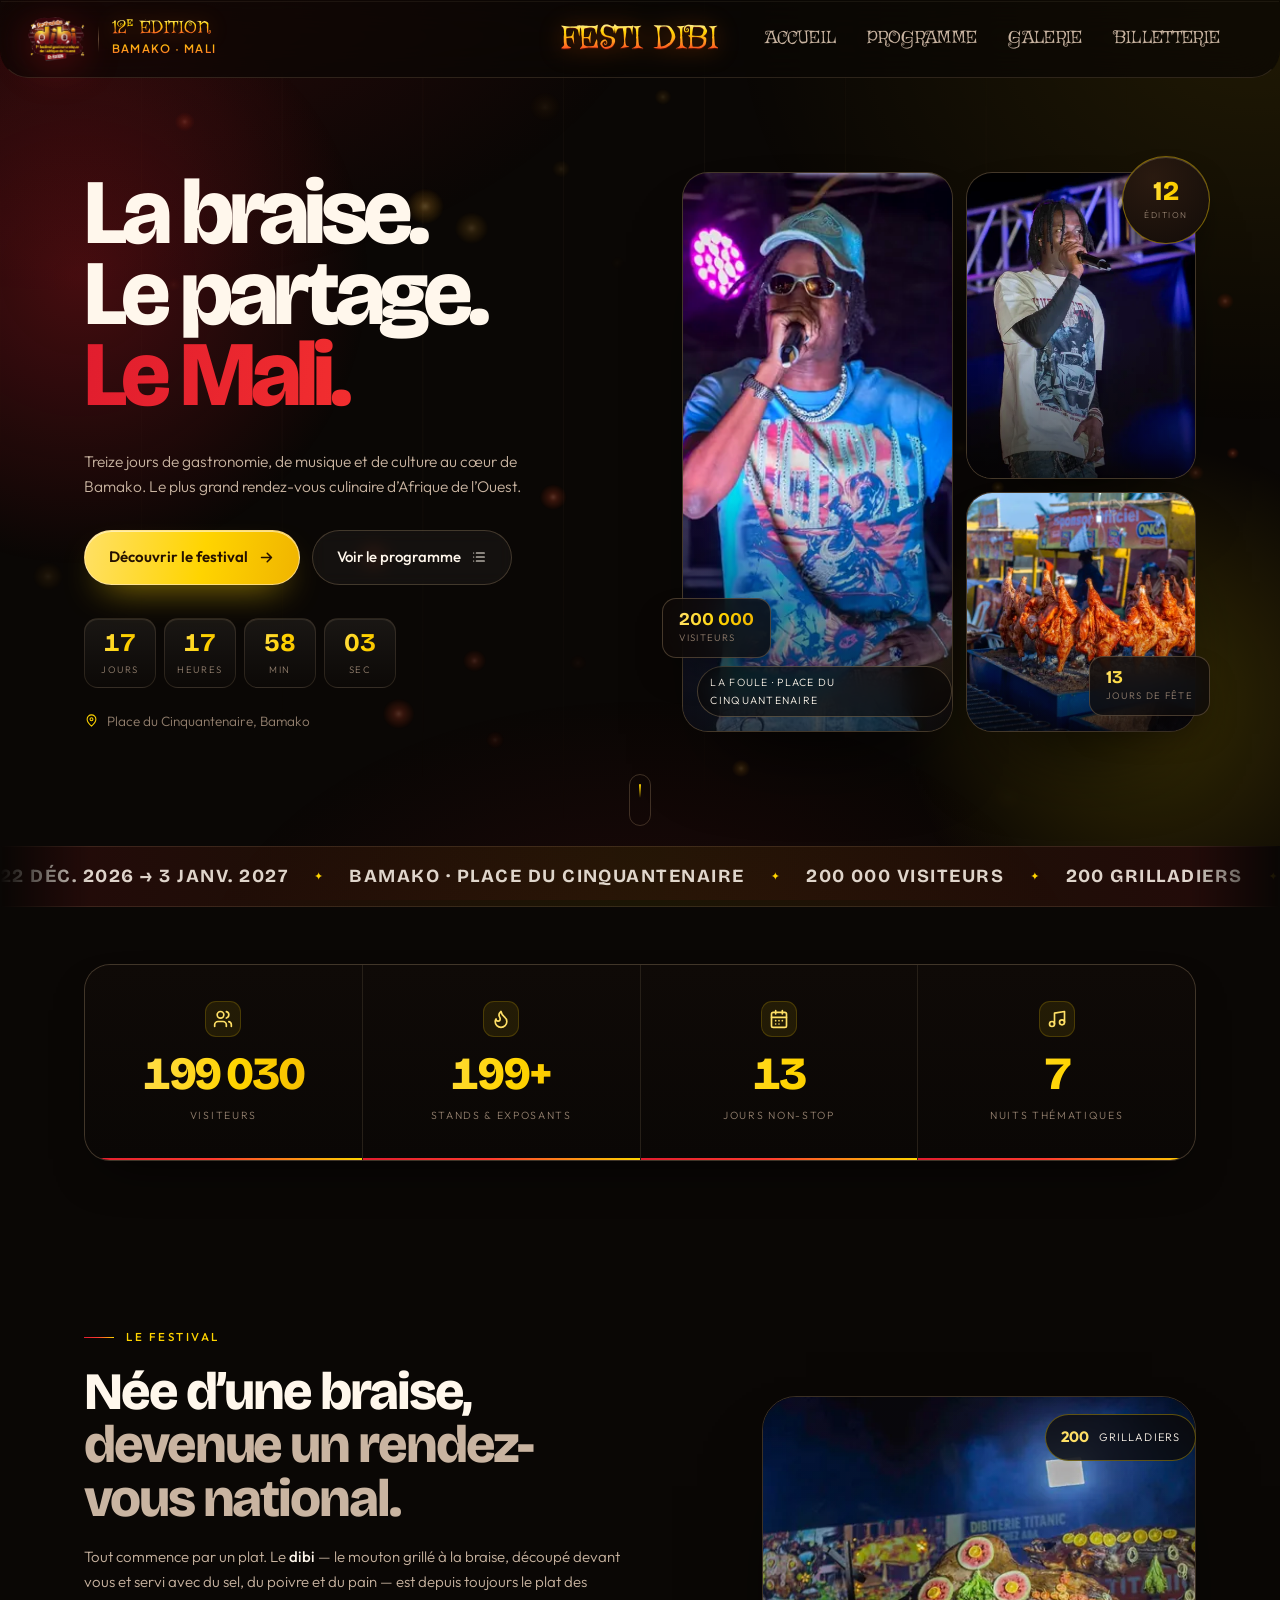
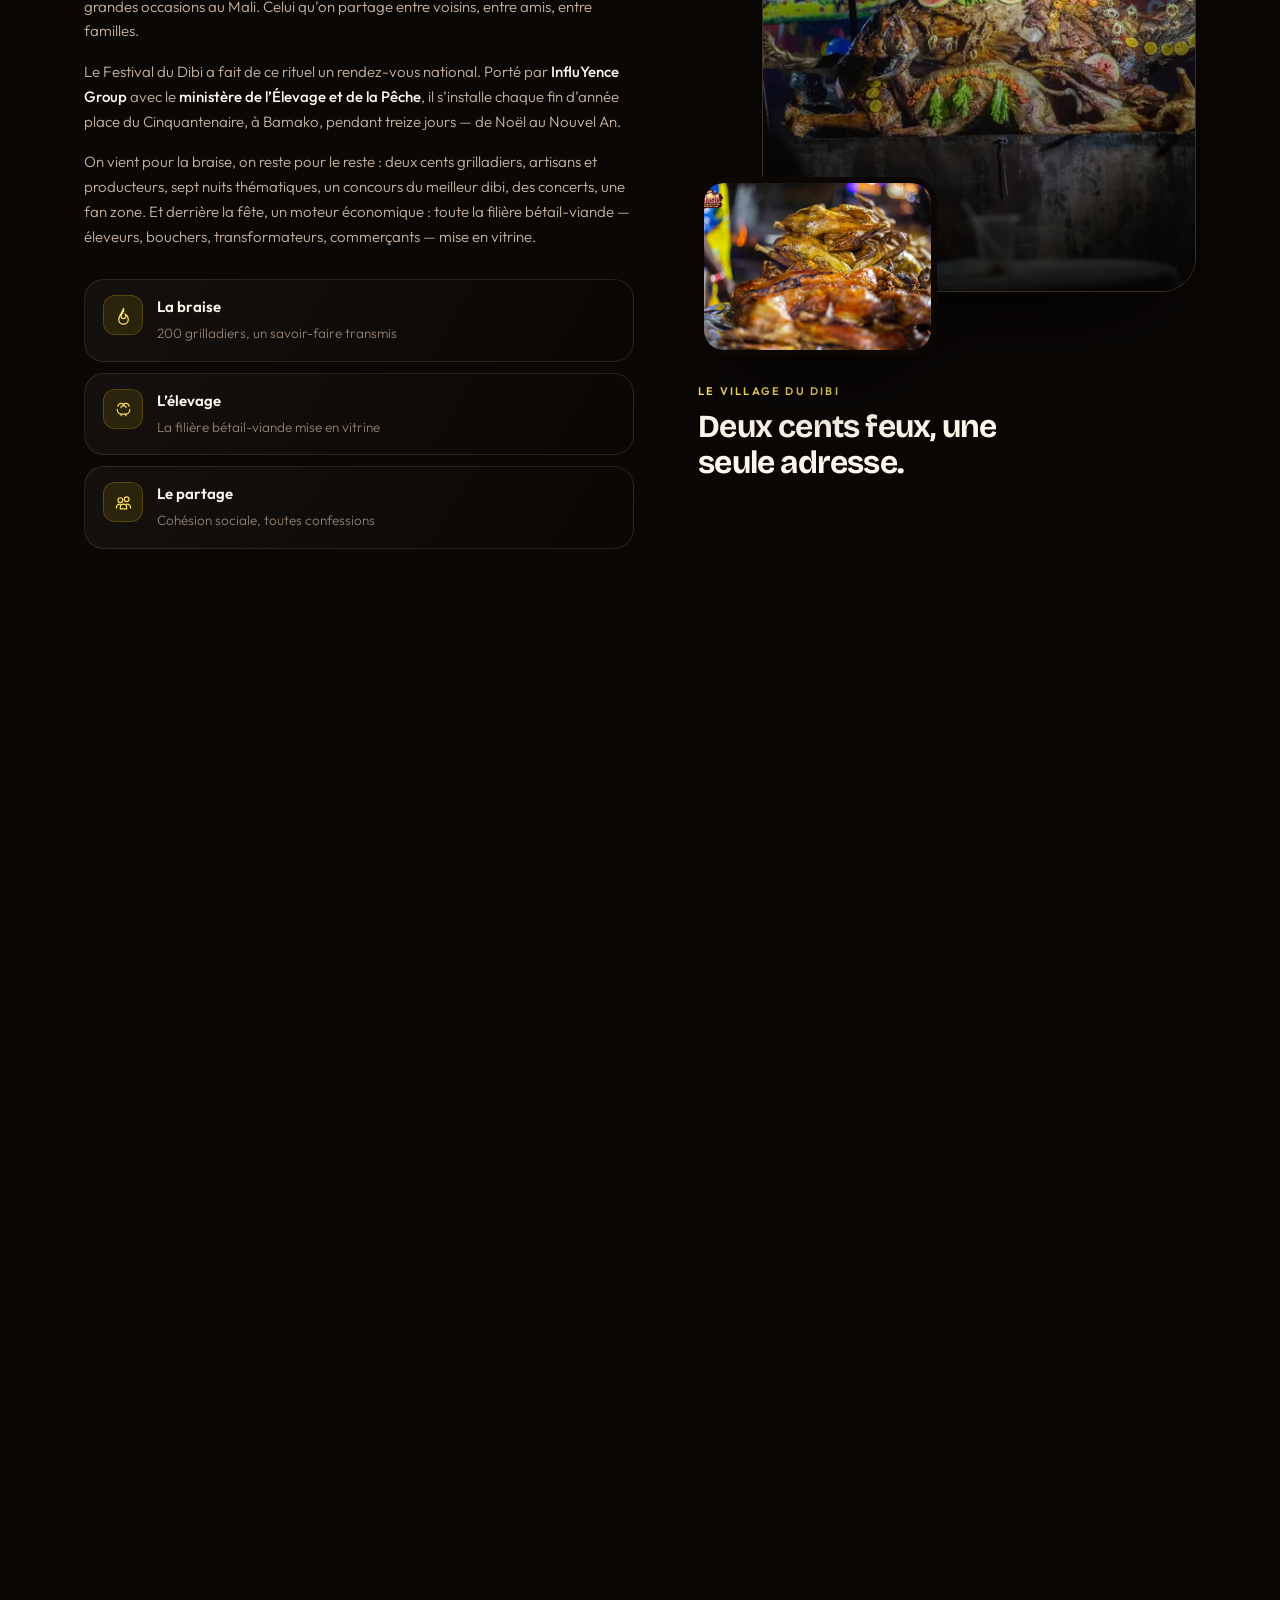
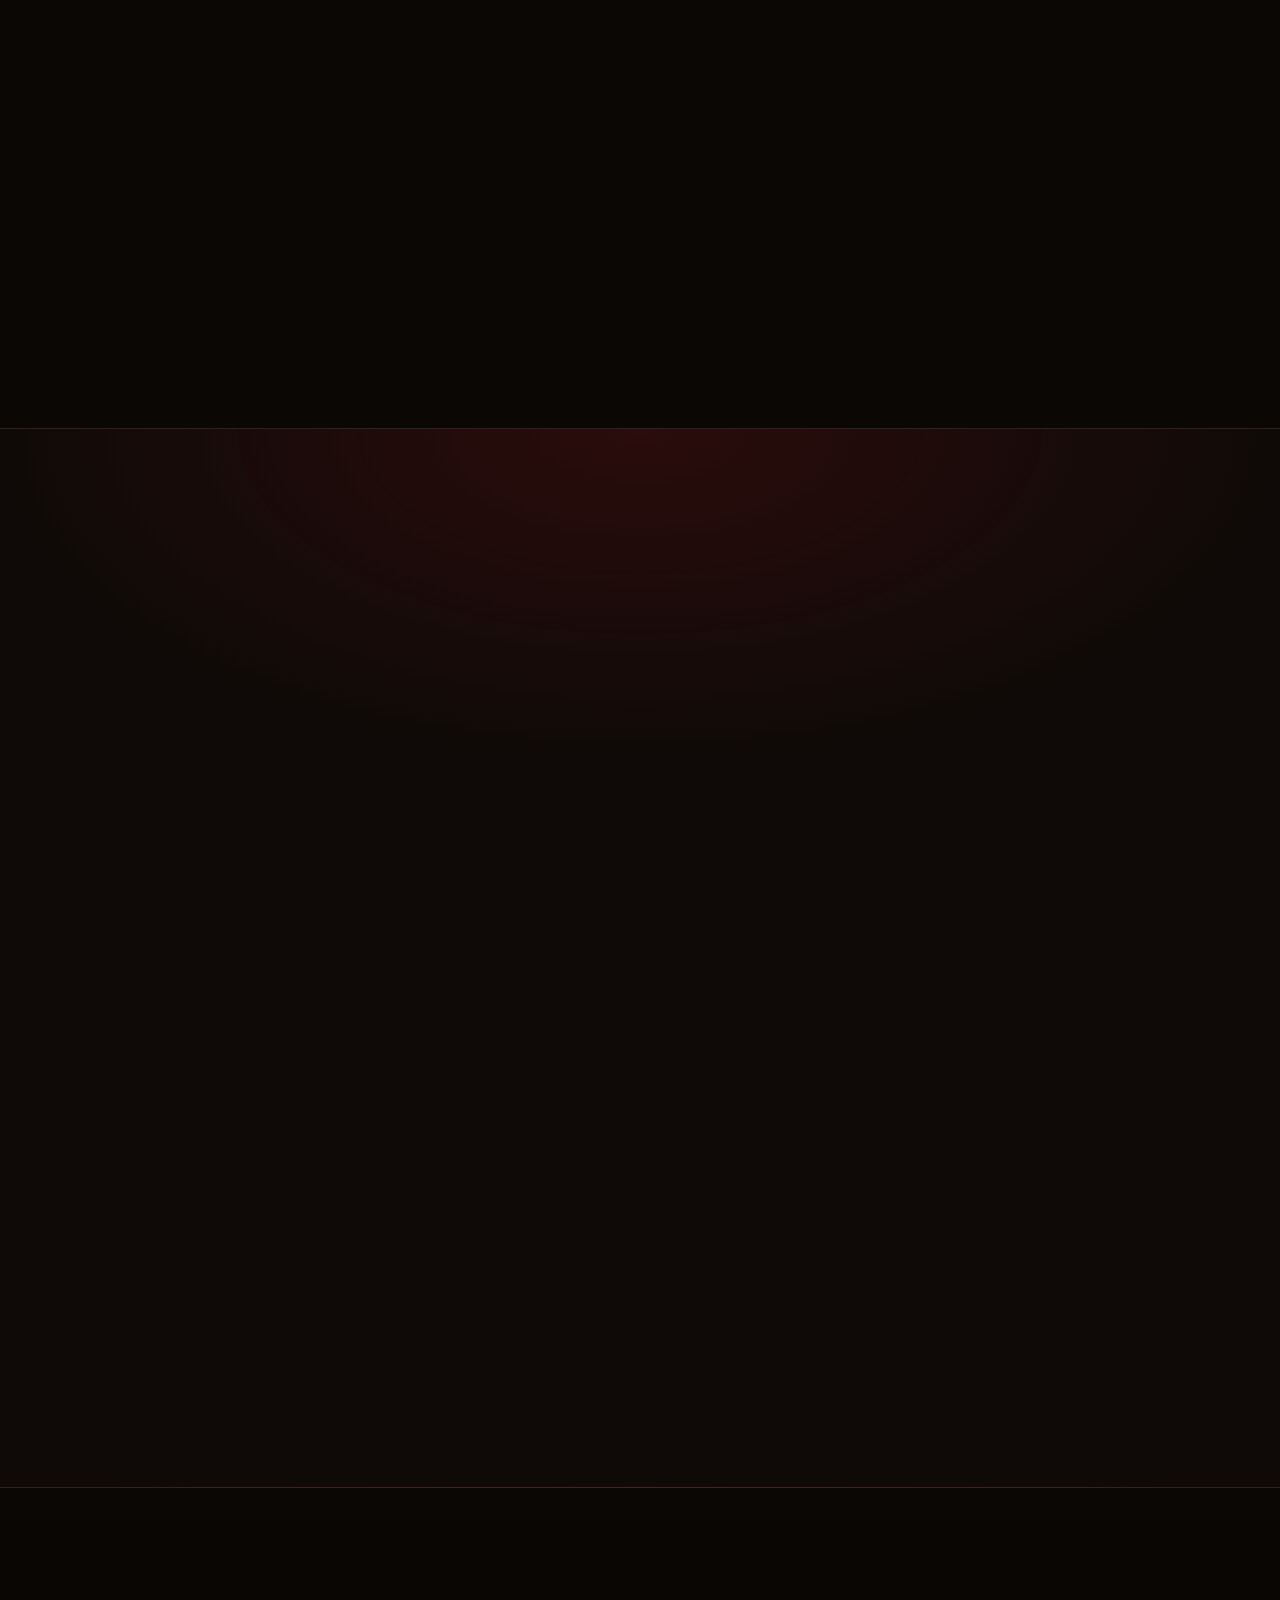
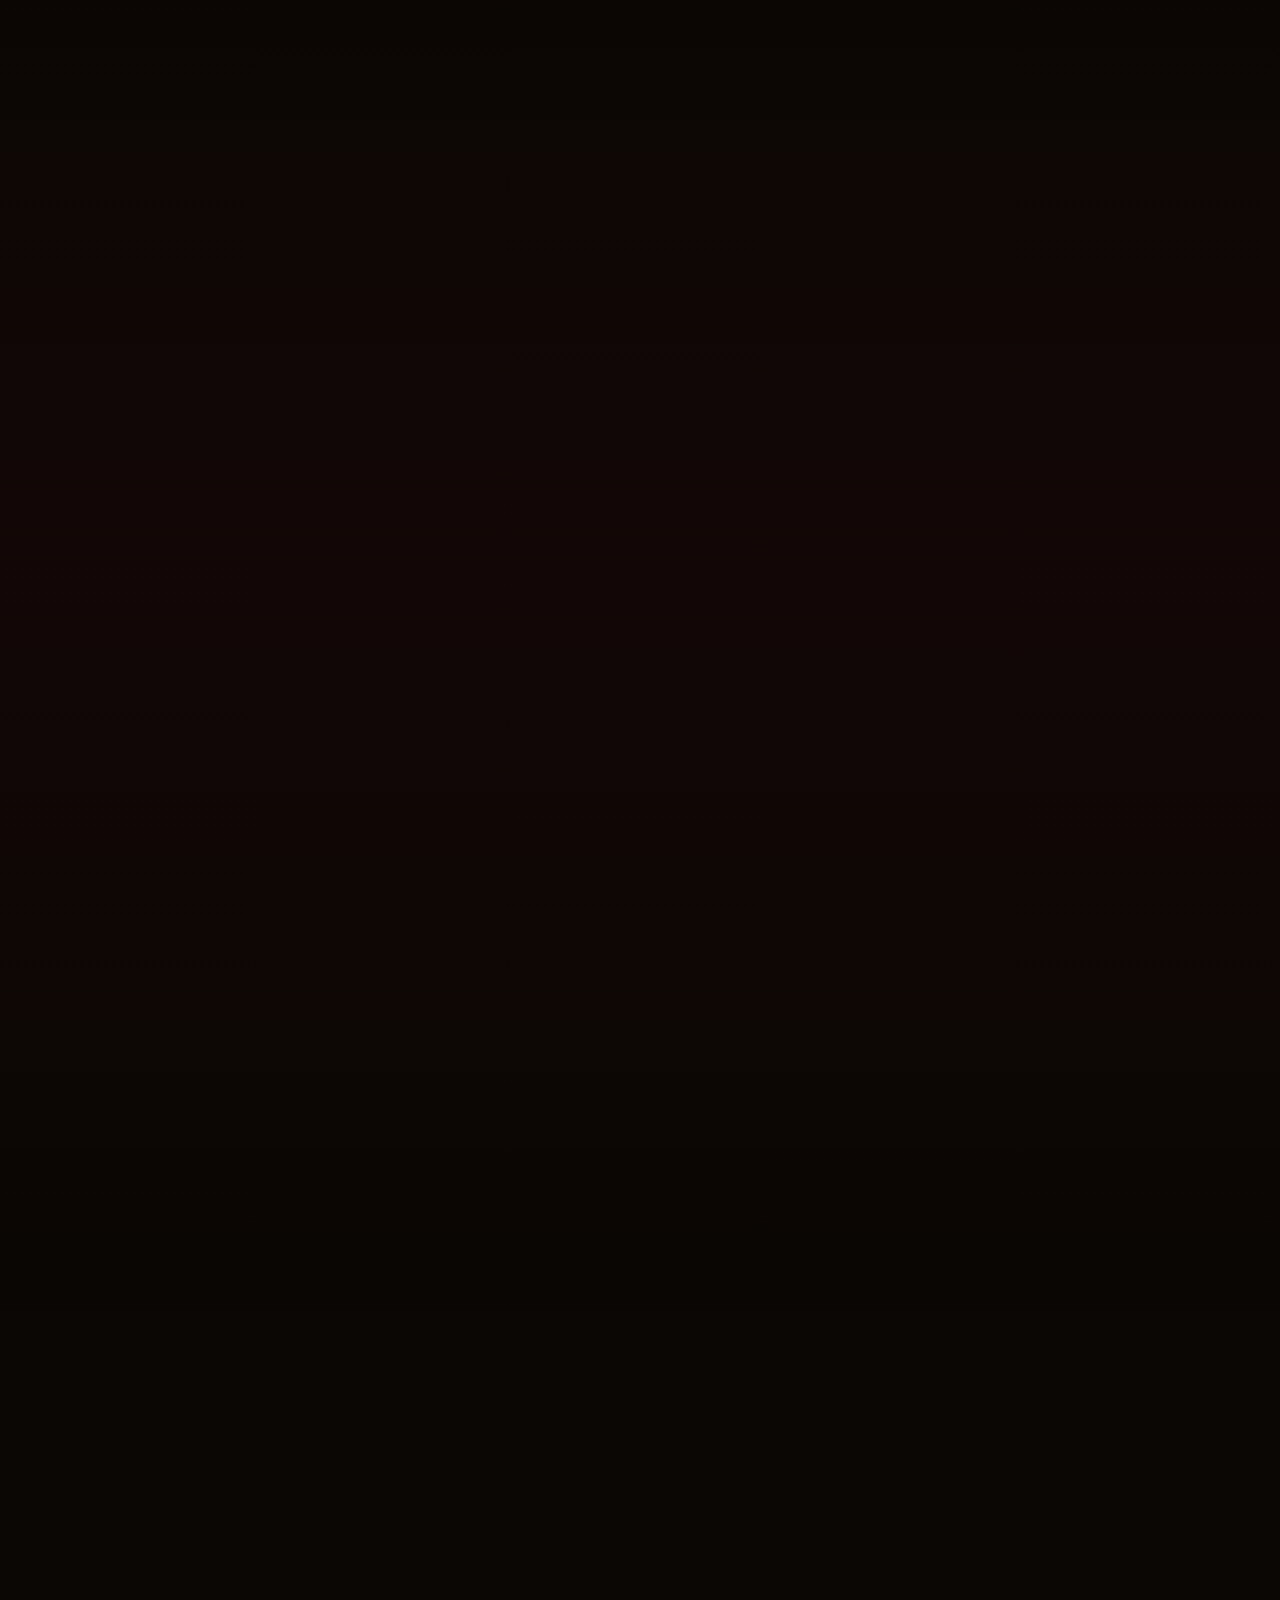
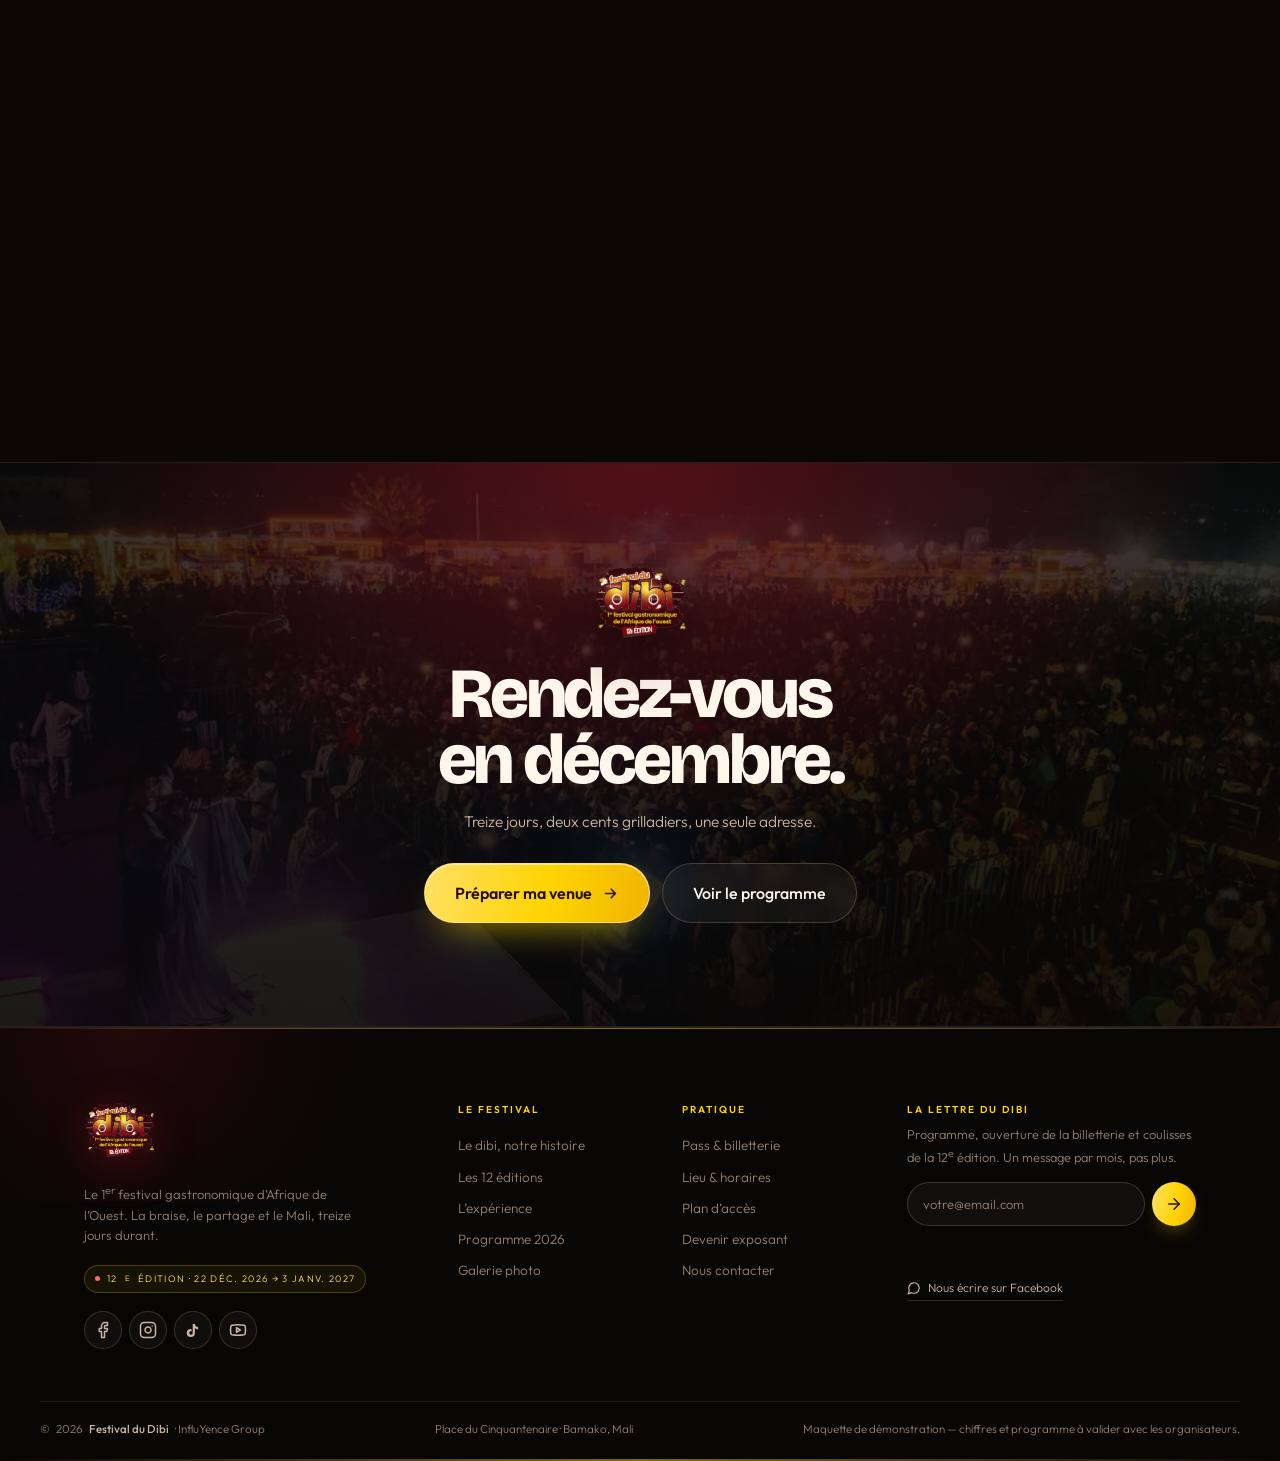
<file: index.html>
<!DOCTYPE html>
<html lang="fr">
<head>
<meta charset="utf-8">
<meta name="viewport" content="width=device-width, initial-scale=1, viewport-fit=cover">
<title>Festival du Dibi — 12ᵉ édition · Bamako</title>
<meta name="description" content="Le 1ᵉʳ festival gastronomique d’Afrique de l’Ouest. Du 22 décembre 2026 au 3 janvier 2027, place du Cinquantenaire à Bamako : braise, musique, partage.">
<meta name="theme-color" content="#0A0705">
<meta name="color-scheme" content="dark">
<meta name="apple-mobile-web-app-capable" content="yes">
<meta name="apple-mobile-web-app-status-bar-style" content="black-translucent">
<meta name="apple-mobile-web-app-title" content="Festi Dibi">

<script>document.documentElement.classList.add("js");</script>

<link rel="manifest" href="manifest.webmanifest">
<link rel="icon" href="assets/logo-mark.png" type="image/png">
<link rel="apple-touch-icon" href="assets/apple-touch-icon.png">

<meta property="og:type" content="website">
<meta property="og:title" content="Festival du Dibi — 12ᵉ édition">
<meta property="og:description" content="Treize jours de braise, de musique et de partage. Du 22 décembre 2026 au 3 janvier 2027, place du Cinquantenaire, Bamako.">
<meta property="og:image" content="assets/photos/og-festival.jpg">
<meta property="og:image:width" content="1200">
<meta property="og:image:height" content="630">
<meta name="twitter:card" content="summary_large_image">

<link rel="preconnect" href="https://fonts.googleapis.com">
<link rel="preconnect" href="https://fonts.gstatic.com" crossorigin>
<link href="https://fonts.googleapis.com/css2?family=Griffy&family=Plus+Jakarta+Sans:wght@500;600;700;800&family=Bricolage+Grotesque:opsz,wght@12..96,400;12..96,600;12..96,700;12..96,800&family=Outfit:wght@300;400;500;600&display=swap" rel="stylesheet">

<link rel="preload" as="image" href="assets/photos/singer-blue-1600.webp" imagesrcset="assets/photos/singer-blue-800.webp 800w, assets/photos/singer-blue-1600.webp 1600w" imagesizes="(max-width: 1080px) 92vw, 30vw">

<link rel="stylesheet" href="css/styles.css">
<link rel="stylesheet" href="css/header.css">
</head>
<body>

<a class="skip" href="#contenu">Aller au contenu</a>

<main id="contenu">

<!-- ================================ HERO ================================ -->
<section class="hero" id="accueil">
  <canvas class="embers" id="embers" aria-hidden="true"></canvas>
  <div class="hero__grid" aria-hidden="true"></div>
  <div class="hero__glow hero__glow--a" aria-hidden="true" data-parallax="0.05"></div>
  <div class="hero__glow hero__glow--b" aria-hidden="true" data-parallax="-0.04"></div>

  <div class="wrap hero__inner">
    <div class="hero__copy">
      <h1 class="hero__title">
        <span class="line" data-hero>La braise.</span>
        <span class="line" data-hero>Le partage.</span>
        <span class="line grad" data-hero>Le Mali.</span>
      </h1>

      <p class="hero__lede" data-hero>
        Treize jours de gastronomie, de musique et de culture au cœur de Bamako.
        Le plus grand rendez-vous culinaire d’Afrique de l’Ouest.
      </p>

      <div class="hero__actions" data-hero>
        <a class="btn btn--primary" href="#festival">
          Découvrir le festival
          <svg class="arrow" viewBox="0 0 24 24" width="17" height="17" aria-hidden="true"><path d="M5 12h14M13 6l6 6-6 6" fill="none" stroke="currentColor" stroke-width="2.2" stroke-linecap="round" stroke-linejoin="round"/></svg>
        </a>
        <a class="btn btn--ghost" href="lineup.html">
          Voir le programme
          <svg viewBox="0 0 24 24" width="16" height="16" aria-hidden="true"><path d="M8 6h12M8 12h12M8 18h12M4 6h.01M4 12h.01M4 18h.01" fill="none" stroke="currentColor" stroke-width="1.8" stroke-linecap="round"/></svg>
        </a>
      </div>

      <div class="hero__meta" data-hero>
        <div class="countdown" id="countdown" aria-live="polite">
          <div class="countdown__cell"><b id="cd-d">—</b><span>jours</span></div>
          <div class="countdown__cell"><b id="cd-h">—</b><span>heures</span></div>
          <div class="countdown__cell"><b id="cd-m">—</b><span>min</span></div>
          <div class="countdown__cell"><b id="cd-s">—</b><span>sec</span></div>
        </div>
        <a class="hero__place" href="https://www.google.com/maps/search/?api=1&amp;query=Place+du+Cinquantenaire+Bamako" target="_blank" rel="noopener">
          <svg viewBox="0 0 24 24" width="15" height="15" aria-hidden="true"><path d="M12 21s7-6.1 7-11a7 7 0 1 0-14 0c0 4.9 7 11 7 11Z" fill="none" stroke="currentColor" stroke-width="1.7"/><circle cx="12" cy="10" r="2.3" fill="none" stroke="currentColor" stroke-width="1.7"/></svg>
          Place du Cinquantenaire, Bamako
        </a>
      </div>
    </div>

    <div class="hero__visual">
      <div class="frame frame--main" data-hero>
        <img src="assets/photos/singer-blue-800.webp"
             srcset="assets/photos/singer-blue-800.webp 800w, assets/photos/singer-blue-1600.webp 1600w"
             sizes="(max-width: 1080px) 92vw, 30vw"
             width="1600" height="1066"
             alt="Un artiste chante sur la scène du Festival du Dibi"
             fetchpriority="high" decoding="async">
        <span class="frame__tag">La foule · Place du Cinquantenaire</span>
      </div>

      <div class="frame frame--a" data-hero>
        <img src="assets/photos/singer-white-800.webp"
             srcset="assets/photos/singer-white-800.webp 800w, assets/photos/singer-white-1600.webp 1600w"
             sizes="(max-width: 1080px) 45vw, 20vw"
             width="1600" height="1066"
             alt="Un artiste en concert sur la grande scène"
             loading="eager" decoding="async">
      </div>

      <div class="frame frame--b" data-hero>
        <img src="assets/photos/grill-skewers-800.webp"
             srcset="assets/photos/grill-skewers-800.webp 800w, assets/photos/grill-skewers-1600.webp 1600w"
             sizes="(max-width: 1080px) 45vw, 20vw"
             width="1600" height="1066"
             alt="Brochettes de dibi dorées sur la braise"
             loading="eager" decoding="async">
      </div>

      <div class="hero__edition" data-hero aria-hidden="true">
        <div><b>12</b><span>édition</span></div>
      </div>
      <div class="hero__badge hero__badge--1" data-hero>
        <b>200 000</b><span>visiteurs</span>
      </div>
      <div class="hero__badge hero__badge--2" data-hero>
        <b>13</b><span>jours de fête</span>
      </div>
    </div>
  </div>

  <a class="scroll-cue" href="#chiffres" aria-label="Faire défiler la page">
    <span class="scroll-cue__line"></span>
  </a>
</section>

<!-- ============================== MARQUEE ============================== -->
<div class="marquee" aria-hidden="true">
  <div class="marquee__track">
    <span>22 déc. 2026 → 3 janv. 2027</span><i>✦</i><span>Bamako · Place du Cinquantenaire</span><i>✦</i><span>200 000 visiteurs</span><i>✦</i><span>200 grilladiers</span><i>✦</i><span>Billet 2 000 FCFA</span><i>✦</i><span>13 jours de fête</span><i>✦</i>
    <span>22 déc. 2026 → 3 janv. 2027</span><i>✦</i><span>Bamako · Place du Cinquantenaire</span><i>✦</i><span>200 000 visiteurs</span><i>✦</i><span>200 grilladiers</span><i>✦</i><span>Billet 2 000 FCFA</span><i>✦</i><span>13 jours de fête</span><i>✦</i>
  </div>
</div>

<!-- =============================== CHIFFRES ============================= -->
<section class="section section--tight" id="chiffres">
  <div class="wrap">
    <div class="stats">
      <article class="stat" data-reveal>
        <span class="stat__ico">
          <svg width="20" height="20" viewBox="0 0 24 24" fill="none" stroke="currentColor" stroke-width="2" stroke-linecap="round" stroke-linejoin="round" aria-hidden="true"><path d="M16 21v-2a4 4 0 0 0-4-4H6a4 4 0 0 0-4 4v2"/><circle cx="9" cy="7" r="4"/><path d="M22 21v-2a4 4 0 0 0-3-3.87"/><path d="M16 3.13a4 4 0 0 1 0 7.75"/></svg>
        </span>
        <b class="stat__num" data-count="200000">0</b>
        <span class="stat__label">visiteurs</span>
      </article>
      <article class="stat" data-reveal data-delay="70">
        <span class="stat__ico">
          <svg width="20" height="20" viewBox="0 0 24 24" fill="none" stroke="currentColor" stroke-width="2" stroke-linecap="round" stroke-linejoin="round" aria-hidden="true"><path d="M8.5 14.5A2.5 2.5 0 0 0 11 12c0-1.38-.5-2-1-3-1.07-2.14-.22-4.05 2-6 .5 2.5 2 4.9 4 6.5 2 1.6 3 3.5 3 5.5a7 7 0 1 1-14 0c0-1.15.43-2.29 1-3a2.5 2.5 0 0 0 2.5 2.5z"/></svg>
        </span>
        <b class="stat__num" data-count="200" data-suffix="+">0</b>
        <span class="stat__label">stands &amp; exposants</span>
      </article>
      <article class="stat" data-reveal data-delay="140">
        <span class="stat__ico">
          <svg width="20" height="20" viewBox="0 0 24 24" fill="none" stroke="currentColor" stroke-width="2" stroke-linecap="round" stroke-linejoin="round" aria-hidden="true"><path d="M8 2v4"/><path d="M16 2v4"/><rect width="18" height="18" x="3" y="4" rx="2"/><path d="M3 10h18"/><path d="M8 14h.01"/><path d="M12 14h.01"/><path d="M16 14h.01"/><path d="M8 18h.01"/><path d="M12 18h.01"/></svg>
        </span>
        <b class="stat__num" data-count="13">0</b>
        <span class="stat__label">jours non-stop</span>
      </article>
      <article class="stat" data-reveal data-delay="210">
        <span class="stat__ico">
          <svg width="20" height="20" viewBox="0 0 24 24" fill="none" stroke="currentColor" stroke-width="2" stroke-linecap="round" stroke-linejoin="round" aria-hidden="true"><path d="M9 18V5l12-2v13"/><circle cx="6" cy="18" r="3"/><circle cx="18" cy="16" r="3"/></svg>
        </span>
        <b class="stat__num" data-count="7">0</b>
        <span class="stat__label">nuits thématiques</span>
      </article>
    </div>
  </div>
</section>

<!-- =============================== FESTIVAL ============================= -->
<section class="section" id="festival">
  <div class="wrap split">
    <div class="split__text">
      <p class="eyebrow" data-reveal>Le festival</p>
      <h2 class="h2" data-reveal data-delay="60">
        Née d’une braise,<br><span class="muted">devenue un rendez-vous national.</span>
      </h2>
      <p class="lead" data-reveal data-delay="120">
        Tout commence par un plat. Le <strong>dibi</strong> — le mouton grillé à la braise,
        découpé devant vous et servi avec du sel, du poivre et du pain — est depuis toujours
        le plat des grandes occasions au Mali. Celui qu’on partage entre voisins, entre amis,
        entre familles.
      </p>
      <p class="lead" data-reveal data-delay="170">
        Le Festival du Dibi a fait de ce rituel un rendez-vous national. Porté par
        <strong>InfluYence Group</strong> avec le <strong>ministère de l’Élevage et de la Pêche</strong>,
        il s’installe chaque fin d’année place du Cinquantenaire, à Bamako, pendant treize
        jours — de Noël au Nouvel An.
      </p>
      <p class="lead" data-reveal data-delay="220">
        On vient pour la braise, on reste pour le reste : deux cents grilladiers, artisans et
        producteurs, sept nuits thématiques, un concours du meilleur dibi, des concerts, une
        fan zone. Et derrière la fête, un moteur économique : toute la filière bétail-viande —
        éleveurs, bouchers, transformateurs, commerçants — mise en vitrine.
      </p>

      <ul class="pillars">
        <li data-reveal data-delay="250">
          <span class="pillars__ico">
            <svg viewBox="0 0 24 24" width="19" height="19" aria-hidden="true"><path d="M12 3c2 5-3 6-3 10a3 3 0 0 0 6 0c0-1-.4-2-1-3 3 2 4 5 4 7a6 6 0 1 1-12 0c0-5 4-7 6-14Z" fill="none" stroke="currentColor" stroke-width="1.6" stroke-linejoin="round"/></svg>
          </span>
          <div><b>La braise</b><span>200 grilladiers, un savoir-faire transmis</span></div>
        </li>
        <li data-reveal data-delay="295">
          <span class="pillars__ico">
            <svg viewBox="0 0 24 24" width="19" height="19" aria-hidden="true"><path d="M5 9c0-2 2-3.5 4-3.5S13 7 13 9M19 9c0-2-2-3.5-4-3.5S11 7 11 9M4 13c0 3 2 6 5 6h6c3 0 5-3 5-6M9 9v2m6-2v2" fill="none" stroke="currentColor" stroke-width="1.5" stroke-linecap="round"/><path d="M9 19v2m6-2v2" stroke="currentColor" stroke-width="1.5" stroke-linecap="round"/></svg>
          </span>
          <div><b>L’élevage</b><span>La filière bétail-viande mise en vitrine</span></div>
        </li>
        <li data-reveal data-delay="340">
          <span class="pillars__ico">
            <svg viewBox="0 0 24 24" width="19" height="19" aria-hidden="true"><path d="M16 11a3 3 0 1 0 0-6 3 3 0 0 0 0 6Zm-8 1a3 3 0 1 0 0-6 3 3 0 0 0 0 6Zm0 2c-3 0-5 2-5 5m13-5c3 0 5 2 5 5m-9-5c-2.5 0-4 1.5-4 4v2h8v-2c0-2.5-1.5-4-4-4Z" fill="none" stroke="currentColor" stroke-width="1.5" stroke-linecap="round"/></svg>
          </span>
          <div><b>Le partage</b><span>Cohésion sociale, toutes confessions</span></div>
        </li>
      </ul>
    </div>

    <div class="split__media" data-reveal="scale" data-delay="100">
      <div class="photo-stack">
        <figure class="photo-stack__main">
          <img src="assets/photos/grill-stall-800.webp"
               srcset="assets/photos/grill-stall-800.webp 800w, assets/photos/grill-stall-1600.webp 1600w"
               sizes="(max-width: 1080px) 90vw, 42vw"
               width="1600" height="1066"
               alt="Une pièce de dibi décorée, présentée la nuit dans le village des grilladiers"
               loading="lazy" decoding="async">
        </figure>
        <figure class="photo-stack__inset">
          <img src="assets/photos/grill-close-800.webp"
               srcset="assets/photos/grill-close-800.webp 800w, assets/photos/grill-close-1600.webp 1600w"
               sizes="(max-width: 1080px) 48vw, 22vw"
               width="1600" height="1066"
               alt="Dibi grillé, doré et croustillant"
               loading="lazy" decoding="async">
        </figure>
        <div class="photo-stack__badge"><b>200</b> grilladiers</div>
      </div>
      <div class="photo-stack__caption">
        <span>Le village du dibi</span>
        <b>Deux cents feux, une seule adresse.</b>
      </div>
    </div>
  </div>
</section>

<!-- ============================== EXPÉRIENCE ============================ -->
<section class="section section--lazy" id="experience">
  <div class="wrap">
    <header class="section__head section__head--split">
      <div>
        <p class="eyebrow" data-reveal>Sur place</p>
        <h2 class="h2" data-reveal data-delay="60">Six raisons<br><span class="muted">de venir.</span></h2>
      </div>
      <p class="section__intro section__intro--right" data-reveal data-delay="120">
        Le programme complet des treize jours arrive sur la plateforme.
        En attendant, voici ce qui vous attend place du Cinquantenaire.
      </p>
    </header>

    <div class="exp-grid" data-stagger>
      <article class="exp" data-stagger-item>
        <div class="exp__media">
          <img src="assets/photos/grill-close-800.webp" width="1600" height="1066" alt="Le dibi à la braise" loading="lazy" decoding="async">
          <span class="exp__ico"><svg width="18" height="18" viewBox="0 0 24 24" fill="none" aria-hidden="true"><path d="M12 3c2 5-3 6-3 10a3 3 0 0 0 6 0c0-1-.4-2-1-3 3 2 4 5 4 7a6 6 0 1 1-12 0c0-5 4-7 6-14Z" stroke="currentColor" stroke-width="1.6" stroke-linejoin="round"/></svg></span>
          <span class="exp__num">01</span>
          <span class="exp__cat">Gastronomie</span>
        </div>
        <div class="exp__body">
          <h3>Le concours du meilleur dibi</h3>
          <p>Les grilladiers s’affrontent à la braise. Le public goûte, vote, et le palmarès se joue au feu.</p>
        </div>
      </article>

      <article class="exp" data-stagger-item>
        <div class="exp__media">
          <img src="assets/photos/singer-blue-800.webp" width="1600" height="1066" alt="Concert sur la grande scène" loading="lazy" decoding="async">
          <span class="exp__ico"><svg width="18" height="18" viewBox="0 0 24 24" fill="none" aria-hidden="true"><path d="M9 18V5l11-2v13" stroke="currentColor" stroke-width="1.6" stroke-linejoin="round"/><circle cx="6" cy="18" r="3" stroke="currentColor" stroke-width="1.6"/><circle cx="17" cy="16" r="3" stroke="currentColor" stroke-width="1.6"/></svg></span>
          <span class="exp__num">02</span>
          <span class="exp__cat">Musique</span>
        </div>
        <div class="exp__body">
          <h3>Les nuits thématiques</h3>
          <p>Sept soirées, sept ambiances : concerts, invités d’honneur, traditions et patrimoine malien.</p>
        </div>
      </article>

      <article class="exp" data-stagger-item>
        <div class="exp__media">
          <img src="assets/photos/stage-tradition-800.webp" width="1600" height="1066" alt="Deux hommes en tenue traditionnelle sur la scène" loading="lazy" decoding="async">
          <span class="exp__ico"><svg width="18" height="18" viewBox="0 0 24 24" fill="none" aria-hidden="true"><path d="M4 9h16l-1 11H5L4 9Zm4 0V6a4 4 0 0 1 8 0v3M9 13v3m6-3v3" stroke="currentColor" stroke-width="1.6" stroke-linejoin="round"/></svg></span>
          <span class="exp__num">03</span>
          <span class="exp__cat">Artisanat</span>
        </div>
        <div class="exp__body">
          <h3>Le village artisanal</h3>
          <p>Pagnes, cuir, bijoux, épices : les artisans du Mali exposent et vendent sur place.</p>
        </div>
      </article>

      <article class="exp" data-stagger-item>
        <div class="exp__media">
          <img src="assets/photos/aerial-800.webp" width="1600" height="1066" alt="Vue aérienne du village du festival" loading="lazy" decoding="async">
          <span class="exp__ico"><svg width="18" height="18" viewBox="0 0 24 24" fill="none" aria-hidden="true"><rect x="3" y="4" width="18" height="13" rx="2" stroke="currentColor" stroke-width="1.6"/><path d="M8 21h8m-4-4v4" stroke="currentColor" stroke-width="1.6" stroke-linecap="round"/><path d="m10 8 4 2.5-4 2.5V8Z" fill="currentColor"/></svg></span>
          <span class="exp__num">04</span>
          <span class="exp__cat">Sport</span>
        </div>
        <div class="exp__body">
          <h3>La fan zone</h3>
          <p>Les matchs diffusés en direct, dans une ambiance de stade, entre deux brochettes.</p>
        </div>
      </article>

      <article class="exp" data-stagger-item>
        <div class="exp__media">
          <img src="assets/photos/crowd-girls-800.webp" width="1600" height="1066" alt="Des festivalières souriantes dans la foule" loading="lazy" decoding="async">
          <span class="exp__ico"><svg width="18" height="18" viewBox="0 0 24 24" fill="none" aria-hidden="true"><path d="M7 3v8m10-8v8M5 11h14v2a7 7 0 0 1-14 0v-2Zm7 9v3" stroke="currentColor" stroke-width="1.6" stroke-linecap="round" stroke-linejoin="round"/></svg></span>
          <span class="exp__num">05</span>
          <span class="exp__cat">Convivialité</span>
        </div>
        <div class="exp__body">
          <h3>Le repas partagé</h3>
          <p>Des tables communes, des inconnus qui deviennent voisins. C’est ça, le dibi.</p>
        </div>
      </article>

      <article class="exp" data-stagger-item>
        <div class="exp__media">
          <img src="assets/photos/grill-stall-800.webp" width="1600" height="1066" alt="Une pièce de dibi décorée dans le village des grilladiers" loading="lazy" decoding="async">
          <span class="exp__ico"><svg width="18" height="18" viewBox="0 0 24 24" fill="none" aria-hidden="true"><path d="M12 21c5-2 8-6 8-11V5l-8-2-8 2v5c0 5 3 9 8 11Z" stroke="currentColor" stroke-width="1.6" stroke-linejoin="round"/><path d="M9 12c1.5-2 4.5-2 6 0M9.5 15c1-1 4-1 5 0" stroke="currentColor" stroke-width="1.5" stroke-linecap="round"/></svg></span>
          <span class="exp__num">06</span>
          <span class="exp__cat">Filière</span>
        </div>
        <div class="exp__body">
          <h3>Le village des producteurs</h3>
          <p>Riz, mil, sorgho, volaille, poisson : les filières agricoles maliennes en vitrine.</p>
        </div>
      </article>
    </div>
  </div>
</section>

<!-- =============================== GALERIE ============================== -->
<section class="section section--lazy" id="galerie">
  <div class="wrap">
    <div class="section__topline">
      <header class="section__head">
        <p class="eyebrow" data-reveal>La braise en images</p>
        <h2 class="h2" data-reveal data-delay="60">Des visages,<br><span class="muted">des feux, des nuits.</span></h2>
      </header>
      <a class="link-arrow" href="galerie.html" data-reveal data-delay="120">
        Toute la galerie
        <svg viewBox="0 0 24 24" width="15" height="15" aria-hidden="true"><path d="M5 12h14M13 6l6 6-6 6" fill="none" stroke="currentColor" stroke-width="2" stroke-linecap="round" stroke-linejoin="round"/></svg>
      </a>
    </div>

    <div class="gal-grid" data-stagger>
      <figure class="shot shot--wide" data-stagger-item>
        <button class="shot__btn" type="button" data-lightbox data-full="assets/photos/aerial-1600.webp" data-title="Le village vu du ciel" data-cat="Foule">
          <img src="assets/photos/aerial-800.webp" width="1600" height="1066" alt="Vue aérienne du village du Festival du Dibi" loading="lazy" decoding="async">
          <span class="shot__overlay"></span>
          <span class="shot__zoom"><svg width="15" height="15" viewBox="0 0 24 24" fill="none" aria-hidden="true"><path d="M14 4h6v6M20 4l-7 7M10 20H4v-6M4 20l7-7" stroke="currentColor" stroke-width="1.8" stroke-linecap="round"/></svg></span>
          <span class="shot__cap"><span>Foule</span><b>Le village vu du ciel</b></span>
        </button>
      </figure>

      <figure class="shot" data-stagger-item>
        <button class="shot__btn" type="button" data-lightbox data-full="assets/photos/singer-blue-1600.webp" data-title="La nuit afrobeat" data-cat="Scène">
          <img src="assets/photos/singer-blue-800.webp" width="1600" height="1066" alt="Un chanteur sur la scène du festival" loading="lazy" decoding="async">
          <span class="shot__overlay"></span>
          <span class="shot__zoom"><svg width="15" height="15" viewBox="0 0 24 24" fill="none" aria-hidden="true"><path d="M14 4h6v6M20 4l-7 7M10 20H4v-6M4 20l7-7" stroke="currentColor" stroke-width="1.8" stroke-linecap="round"/></svg></span>
          <span class="shot__cap"><span>Scène</span><b>La nuit afrobeat</b></span>
        </button>
      </figure>

      <figure class="shot" data-stagger-item>
        <button class="shot__btn" type="button" data-lightbox data-full="assets/photos/crowd-girls-1600.webp" data-title="Le public" data-cat="Foule">
          <img src="assets/photos/crowd-girls-800.webp" width="1600" height="1066" alt="Des festivalières dans la foule" loading="lazy" decoding="async">
          <span class="shot__overlay"></span>
          <span class="shot__zoom"><svg width="15" height="15" viewBox="0 0 24 24" fill="none" aria-hidden="true"><path d="M14 4h6v6M20 4l-7 7M10 20H4v-6M4 20l7-7" stroke="currentColor" stroke-width="1.8" stroke-linecap="round"/></svg></span>
          <span class="shot__cap"><span>Foule</span><b>Le public</b></span>
        </button>
      </figure>

      <figure class="shot" data-stagger-item>
        <button class="shot__btn" type="button" data-lightbox data-full="assets/photos/grill-skewers-1600.webp" data-title="Brochettes au feu" data-cat="Gastronomie">
          <img src="assets/photos/grill-skewers-800.webp" width="1600" height="1066" alt="Brochettes de dibi sur la braise" loading="lazy" decoding="async">
          <span class="shot__overlay"></span>
          <span class="shot__zoom"><svg width="15" height="15" viewBox="0 0 24 24" fill="none" aria-hidden="true"><path d="M14 4h6v6M20 4l-7 7M10 20H4v-6M4 20l7-7" stroke="currentColor" stroke-width="1.8" stroke-linecap="round"/></svg></span>
          <span class="shot__cap"><span>Gastronomie</span><b>Brochettes au feu</b></span>
        </button>
      </figure>

      <figure class="shot" data-stagger-item>
        <button class="shot__btn" type="button" data-lightbox data-full="assets/photos/stage-tradition-1600.webp" data-title="Traditions du Sahel" data-cat="Scène">
          <img src="assets/photos/stage-tradition-800.webp" width="1600" height="1066" alt="Deux hommes en tenue traditionnelle sur scène" loading="lazy" decoding="async">
          <span class="shot__overlay"></span>
          <span class="shot__zoom"><svg width="15" height="15" viewBox="0 0 24 24" fill="none" aria-hidden="true"><path d="M14 4h6v6M20 4l-7 7M10 20H4v-6M4 20l7-7" stroke="currentColor" stroke-width="1.8" stroke-linecap="round"/></svg></span>
          <span class="shot__cap"><span>Scène</span><b>Traditions du Sahel</b></span>
        </button>
      </figure>

      <figure class="shot shot--wide" data-stagger-item>
        <button class="shot__btn" type="button" data-lightbox data-full="assets/photos/singer-white-1600.webp" data-title="Grande scène" data-cat="Scène">
          <img src="assets/photos/singer-white-800.webp" width="1280" height="960" alt="Un artiste en concert sur la grande scène" loading="lazy" decoding="async">
          <span class="shot__overlay"></span>
          <span class="shot__zoom"><svg width="15" height="15" viewBox="0 0 24 24" fill="none" aria-hidden="true"><path d="M14 4h6v6M20 4l-7 7M10 20H4v-6M4 20l7-7" stroke="currentColor" stroke-width="1.8" stroke-linecap="round"/></svg></span>
          <span class="shot__cap"><span>Scène</span><b>Grande scène</b></span>
        </button>
      </figure>
    </div>

    <div class="gal-more">
      <a class="btn btn--outline" href="galerie.html">
        Explorer les 8 photos
        <svg viewBox="0 0 24 24" width="16" height="16" aria-hidden="true"><path d="M4 7h16v12H4V7Zm0 4 5-3 4 3 3-2 4 3" fill="none" stroke="currentColor" stroke-width="1.7" stroke-linejoin="round"/><circle cx="15.5" cy="10.5" r="1" fill="currentColor"/></svg>
      </a>
    </div>
  </div>
</section>

<!-- =============================== PROGRAMME ============================ -->
<section class="section section--lazy" id="programme">
  <div class="wrap">
    <div class="section__topline">
      <header class="section__head">
        <p class="eyebrow" data-reveal>Le programme</p>
        <h2 class="h2" data-reveal data-delay="60">Trois nuits<br><span class="muted">à ne pas manquer.</span></h2>
      </header>
      <a class="link-arrow" href="lineup.html" data-reveal data-delay="120">
        Tout le line-up
        <svg viewBox="0 0 24 24" width="15" height="15" aria-hidden="true"><path d="M5 12h14M13 6l6 6-6 6" fill="none" stroke="currentColor" stroke-width="2" stroke-linecap="round" stroke-linejoin="round"/></svg>
      </a>
    </div>

    <div class="nights" data-stagger>
      <article class="night" data-stagger-item>
        <div class="night__date">
          <span class="night__day">22</span>
          <span class="night__month">déc. 2026</span>
        </div>
        <span class="night__tag">Ouverture</span>
        <h3>La braise s’allume</h3>
        <p>Cérémonie d’ouverture, allumage des feux et première grande nuit de concerts.</p>
        <div class="night__lineup"><span>Cérémonie</span><span>Awa Sanga</span><span>Kora Roots</span></div>
        <p class="night__foot">
          <svg width="13" height="13" viewBox="0 0 24 24" fill="none" aria-hidden="true"><circle cx="12" cy="12" r="9" stroke="currentColor" stroke-width="1.7"/><path d="M12 7v5l3 2" stroke="currentColor" stroke-width="1.7" stroke-linecap="round"/></svg>
          18 h → 2 h · Grande scène
        </p>
      </article>

      <article class="night" data-stagger-item>
        <div class="night__date">
          <span class="night__day">26</span>
          <span class="night__month">déc. 2026</span>
        </div>
        <span class="night__tag">Nuit mandingue</span>
        <h3>Les cordes du Mandé</h3>
        <p>Kora, ngoni et voix : le patrimoine mandingue rencontre la scène contemporaine.</p>
        <div class="night__lineup"><span>Ensemble Kanaga</span><span>Sira Koné</span><span>Invités</span></div>
        <p class="night__foot">
          <svg width="13" height="13" viewBox="0 0 24 24" fill="none" aria-hidden="true"><circle cx="12" cy="12" r="9" stroke="currentColor" stroke-width="1.7"/><path d="M12 7v5l3 2" stroke="currentColor" stroke-width="1.7" stroke-linecap="round"/></svg>
          19 h → 2 h · Scène Dibi
        </p>
      </article>

      <article class="night night--featured" data-stagger-item>
        <div class="night__date">
          <span class="night__day">31</span>
          <span class="night__month">déc. 2026</span>
        </div>
        <span class="night__tag">Réveillon</span>
        <h3>Une nuit pour 2027</h3>
        <p>Le grand réveillon du Dibi : concerts, compteur géant et feu d’artifice sur la place.</p>
        <div class="night__lineup"><span>Nana Diarra</span><span>DJ Sahel</span><span>Le Collectif Ba</span></div>
        <p class="night__foot">
          <svg width="13" height="13" viewBox="0 0 24 24" fill="none" aria-hidden="true"><circle cx="12" cy="12" r="9" stroke="currentColor" stroke-width="1.7"/><path d="M12 7v5l3 2" stroke="currentColor" stroke-width="1.7" stroke-linecap="round"/></svg>
          20 h → 4 h · Toutes les scènes
        </p>
      </article>
    </div>

    <p class="infos__note" style="margin-top:18px">Programme indicatif — la programmation officielle sera publiée sur la page Programme.</p>
  </div>
</section>

<!-- ============================== BILLETTERIE =========================== -->
<section class="section section--passes section--lazy" id="billetterie">
  <div class="wrap">
    <header class="section__head section__head--center">
      <p class="eyebrow eyebrow--center" data-reveal>Billetterie</p>
      <h2 class="h2" data-reveal data-delay="60">Un seul billet,<br><span class="muted">2 000 FCFA.</span></h2>
      <p class="section__intro" data-reveal data-delay="120">
        Paiement Orange Money ou Moov Money, QR code reçu par SMS et WhatsApp.
        La billetterie de la 12ᵉ édition ouvre prochainement.
      </p>
    </header>

    <div class="ticket" data-reveal>
      <article class="pass pass--featured pass--solo">
        <span class="pass__badge">Billet unique</span>
        <p class="pass__name">Billet Festival du Dibi</p>
        <p class="pass__price"><b>2 000</b><span>FCFA</span></p>
        <p class="pass__desc">Un seul tarif. Tous les jours, toutes les nuits, toutes les scènes.</p>
        <ul class="pass__list">
          <li><svg width="14" height="14" viewBox="0 0 24 24" fill="none" aria-hidden="true"><path d="M20 6 9 17l-5-5" stroke="currentColor" stroke-width="2.4" stroke-linecap="round" stroke-linejoin="round"/></svg>Accès illimité aux 13 jours</li>
          <li><svg width="14" height="14" viewBox="0 0 24 24" fill="none" aria-hidden="true"><path d="M20 6 9 17l-5-5" stroke="currentColor" stroke-width="2.4" stroke-linecap="round" stroke-linejoin="round"/></svg>Concerts, concours du meilleur dibi, village artisanal</li>
          <li><svg width="14" height="14" viewBox="0 0 24 24" fill="none" aria-hidden="true"><path d="M20 6 9 17l-5-5" stroke="currentColor" stroke-width="2.4" stroke-linecap="round" stroke-linejoin="round"/></svg>Gratuit pour les moins de 12 ans</li>
          <li><svg width="14" height="14" viewBox="0 0 24 24" fill="none" aria-hidden="true"><path d="M20 6 9 17l-5-5" stroke="currentColor" stroke-width="2.4" stroke-linecap="round" stroke-linejoin="round"/></svg>QR code reçu par SMS et WhatsApp</li>
        </ul>
        <button class="btn btn--primary btn--block btn--lg" type="button" data-notify>Réserver mon billet</button>
        <p class="pass__foot">Paiement Orange Money ou Moov Money.</p>
      </article>
    </div>

    <p class="infos__note" style="text-align:center;margin-top:16px">
      Tarifs indicatifs en FCFA, à valider avec les organisateurs. Aucun paiement n’est encaissé sur cette maquette.
    </p>
  </div>
</section>

<!-- =============================== HISTOIRE ============================= -->
<section class="section section--history section--lazy" id="histoire">
  <div class="wrap">
    <header class="section__head">
      <p class="eyebrow" data-reveal>Notre histoire</p>
      <h2 class="h2" data-reveal data-delay="60">D’une braise<br><span class="muted">à un projet national.</span></h2>
      <p class="section__intro" data-reveal data-delay="120">
        Ce qui a commencé comme une fête de quartier est devenu le plus grand
        rendez-vous culinaire du pays.
      </p>
    </header>

    <ol class="timeline">
      <li class="tl" data-reveal>
        <span class="tl__dot"></span>
        <div class="tl__body">
          <p class="tl__year">Les débuts</p>
          <h3 class="tl__title">Une initiative populaire</h3>
          <p class="tl__text">Le dibi sort des concessions et s’installe sur la place publique. Une poignée de grilladiers, un public de quartier, et l’idée d’en faire un rendez-vous.</p>
        </div>
      </li>
      <li class="tl" data-reveal>
        <span class="tl__dot"></span>
        <div class="tl__body">
          <p class="tl__year">L’ancrage</p>
          <h3 class="tl__title">Le Cinquantenaire</h3>
          <p class="tl__text">Le festival prend ses quartiers place du Cinquantenaire, à Bamako, et s’étend sur les fêtes de fin d’année : Noël, réveillon, Nouvel An.</p>
        </div>
      </li>
      <li class="tl" data-reveal>
        <span class="tl__dot"></span>
        <div class="tl__body">
          <p class="tl__year">La croissance</p>
          <h3 class="tl__title">200 stands, 200 000 visiteurs</h3>
          <p class="tl__text">Grilladiers, artisans, producteurs, artistes : le village s’agrandit et devient un moteur économique pour la filière bétail-viande.</p>
        </div>
      </li>
      <li class="tl" data-reveal>
        <span class="tl__dot"></span>
        <div class="tl__body">
          <p class="tl__year">La reconnaissance</p>
          <h3 class="tl__title">Un projet national</h3>
          <p class="tl__text">Porté par InfluYence Group avec le ministère de l’Élevage et de la Pêche, le festival devient un symbole de cohésion sociale et de rayonnement culturel.</p>
        </div>
      </li>
      <li class="tl tl--accent" data-reveal>
        <span class="tl__dot"></span>
        <div class="tl__body">
          <p class="tl__year">Décembre 2025 — Janvier 2026</p>
          <h3 class="tl__title">La 11ᵉ édition</h3>
          <p class="tl__text">Sous le haut parrainage du Président de la Transition, avec le Burkina Faso comme pays invité et l’AES à l’honneur. Sept nuits thématiques, une fan zone, un arbre de Noël géant.</p>
        </div>
      </li>
      <li class="tl" data-reveal>
        <span class="tl__dot tl__dot--now"></span>
        <div class="tl__body">
          <p class="tl__year">22 décembre 2026 — 3 janvier 2027</p>
          <h3 class="tl__title">La 12ᵉ édition</h3>
          <p class="tl__text">Treize jours de fête continue, une plateforme officielle, une billetterie mobile et une galerie vivante. Le festival passe au digital sans perdre sa braise.</p>
        </div>
      </li>
    </ol>

    <p class="timeline__note" data-reveal>
      Chronologie établie à partir de sources publiques — à valider avec les organisateurs.
    </p>
  </div>
</section>

<!-- ================================ INFOS =============================== -->
<section class="section section--lazy" id="infos">
  <div class="wrap split split--reverse">
    <div class="split__media" data-reveal="scale" data-delay="80">
      <aside class="map" aria-label="Plan indicatif de la place du Cinquantenaire">
        <div class="map__grid" aria-hidden="true"></div>
        <div class="map__radar" aria-hidden="true"></div>
        <div class="map__pin" aria-hidden="true">
          <span class="map__pulse"></span>
          <svg viewBox="0 0 24 24" width="24" height="24"><path d="M12 21s7-6.1 7-11a7 7 0 1 0-14 0c0 4.9 7 11 7 11Z" fill="currentColor"/><circle cx="12" cy="10" r="2.5" fill="#0A0705"/></svg>
        </div>
        <p class="map__label">Place du Cinquantenaire</p>
        <a class="map__link" href="https://www.google.com/maps/search/?api=1&amp;query=Place+du+Cinquantenaire+Bamako" target="_blank" rel="noopener">
          Ouvrir dans Google Maps
          <svg width="11" height="11" viewBox="0 0 24 24" fill="none" aria-hidden="true"><path d="M14 4h6v6M20 4l-7 7M10 20H4v-6M4 20l7-7" stroke="currentColor" stroke-width="2" stroke-linecap="round"/></svg>
        </a>
      </aside>
    </div>

    <div class="split__text">
      <p class="eyebrow" data-reveal>Infos pratiques</p>
      <h2 class="h2" data-reveal data-delay="60">On vous <span class="grad">y attend.</span></h2>

      <div class="info-grid">
        <div class="info-card" data-reveal data-delay="90">
          <span class="info-card__ico"><svg width="17" height="17" viewBox="0 0 24 24" fill="none" aria-hidden="true"><path d="M12 21s7-6.1 7-11a7 7 0 1 0-14 0c0 4.9 7 11 7 11Z" stroke="currentColor" stroke-width="1.6"/><circle cx="12" cy="10" r="2.3" stroke="currentColor" stroke-width="1.6"/></svg></span>
          <div><p class="info-card__label">Lieu</p><p class="info-card__value">Place du Cinquantenaire<br>Bamako, Mali</p></div>
        </div>
        <div class="info-card" data-reveal data-delay="130">
          <span class="info-card__ico"><svg width="17" height="17" viewBox="0 0 24 24" fill="none" aria-hidden="true"><rect x="3" y="5" width="18" height="16" rx="3" stroke="currentColor" stroke-width="1.6"/><path d="M8 3v4M16 3v4M3 10h18" stroke="currentColor" stroke-width="1.8" stroke-linecap="round"/></svg></span>
          <div><p class="info-card__label">Dates</p><p class="info-card__value">Du 22 décembre 2026<br>au 3 janvier 2027</p></div>
        </div>
        <div class="info-card" data-reveal data-delay="170">
          <span class="info-card__ico"><svg width="17" height="17" viewBox="0 0 24 24" fill="none" aria-hidden="true"><circle cx="12" cy="12" r="9" stroke="currentColor" stroke-width="1.6"/><path d="M12 7v5l3 2" stroke="currentColor" stroke-width="1.8" stroke-linecap="round"/></svg></span>
          <div><p class="info-card__label">Horaires</p><p class="info-card__value">De 16 h à 2 h<br>tous les jours</p></div>
        </div>
        <div class="info-card" data-reveal data-delay="210">
          <span class="info-card__ico"><svg width="17" height="17" viewBox="0 0 24 24" fill="none" aria-hidden="true"><path d="M3 16V8a2 2 0 0 1 2-2h9v10M14 9h4l3 4v3h-7" stroke="currentColor" stroke-width="1.6" stroke-linejoin="round"/><circle cx="7" cy="17.5" r="2" stroke="currentColor" stroke-width="1.6"/><circle cx="18" cy="17.5" r="2" stroke="currentColor" stroke-width="1.6"/></svg></span>
          <div><p class="info-card__label">Accès</p><p class="info-card__value">Entrée grand public<br>navettes et parking</p></div>
        </div>
      </div>

      <p class="infos__note" data-reveal>Les horaires et les tarifs sont donnés à titre indicatif et seront confirmés par les organisateurs.</p>

      <div style="margin-top:22px" data-reveal>
        <button class="btn btn--outline" id="installBtn" hidden type="button">
          <svg viewBox="0 0 24 24" width="15" height="15" aria-hidden="true"><path d="M12 3v12m0 0 4-4m-4 4-4-4M5 21h14" fill="none" stroke="currentColor" stroke-width="2" stroke-linecap="round" stroke-linejoin="round"/></svg>
          Installer l’application
        </button>
      </div>
    </div>
  </div>
</section>

<!-- ================================= CTA ================================ -->
<section class="cta">
  <div class="cta__bg" aria-hidden="true">
    <img src="assets/photos/aerial-1600.webp" width="1600" height="1066" alt="" loading="lazy" decoding="async">
  </div>
  <div class="wrap cta__inner">
    <img src="assets/logo.png" alt="" width="932" height="739" class="cta__logo" aria-hidden="true" loading="lazy" decoding="async">
    <h2 class="cta__title">Rendez-vous<br>en décembre.</h2>
    <p class="cta__text">Treize jours, deux cents grilladiers, une seule adresse.</p>
    <div class="cta__actions">
      <a class="btn btn--primary btn--lg" href="#infos">
        Préparer ma venue
        <svg class="arrow" viewBox="0 0 24 24" width="17" height="17" aria-hidden="true"><path d="M5 12h14M13 6l6 6-6 6" fill="none" stroke="currentColor" stroke-width="2.2" stroke-linecap="round" stroke-linejoin="round"/></svg>
      </a>
      <a class="btn btn--ghost btn--lg" href="lineup.html">Voir le programme</a>
    </div>
  </div>
</section>

</main>

<script src="js/vendor/motion.min.js" defer></script>
<script src="js/motion.js" defer></script>
<script src="js/header.js" defer></script>
<script src="js/gallery.js" defer></script>
<script src="js/app.js" defer></script>
</body>
</html>
</file>
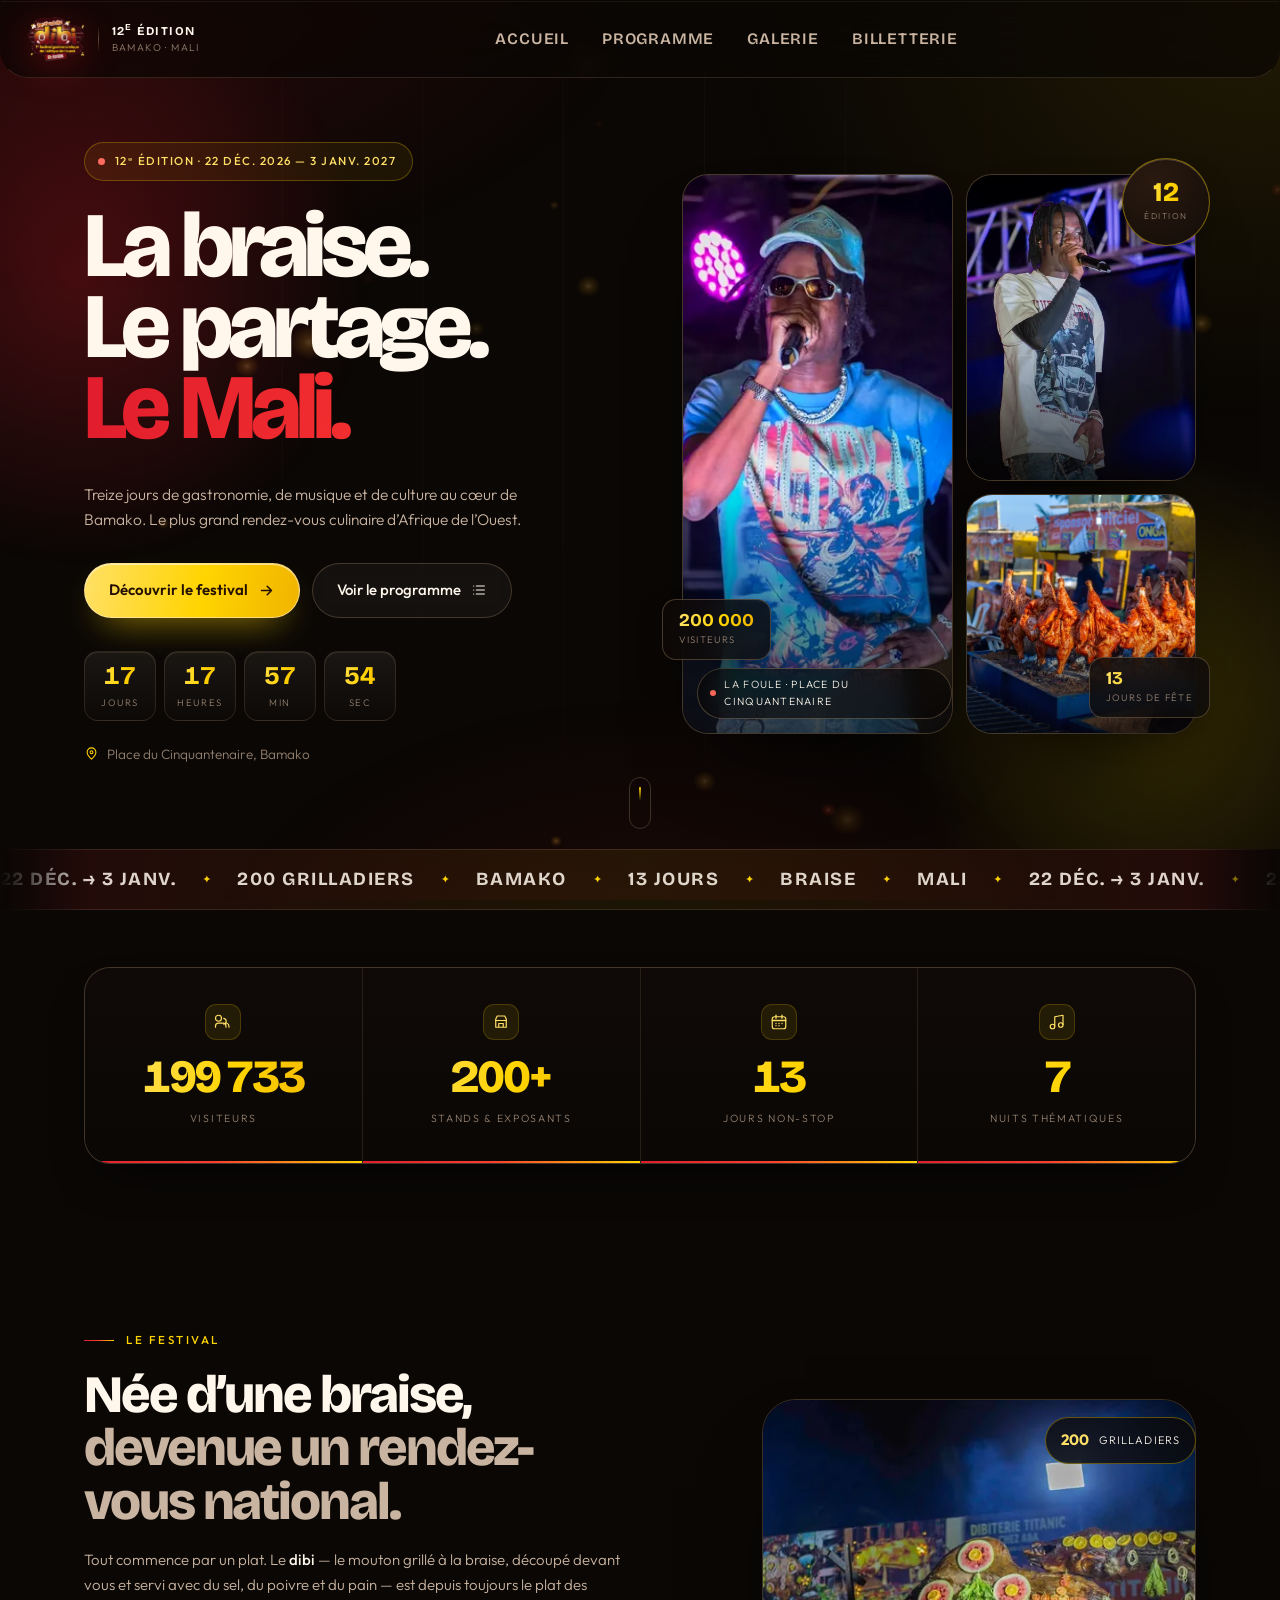
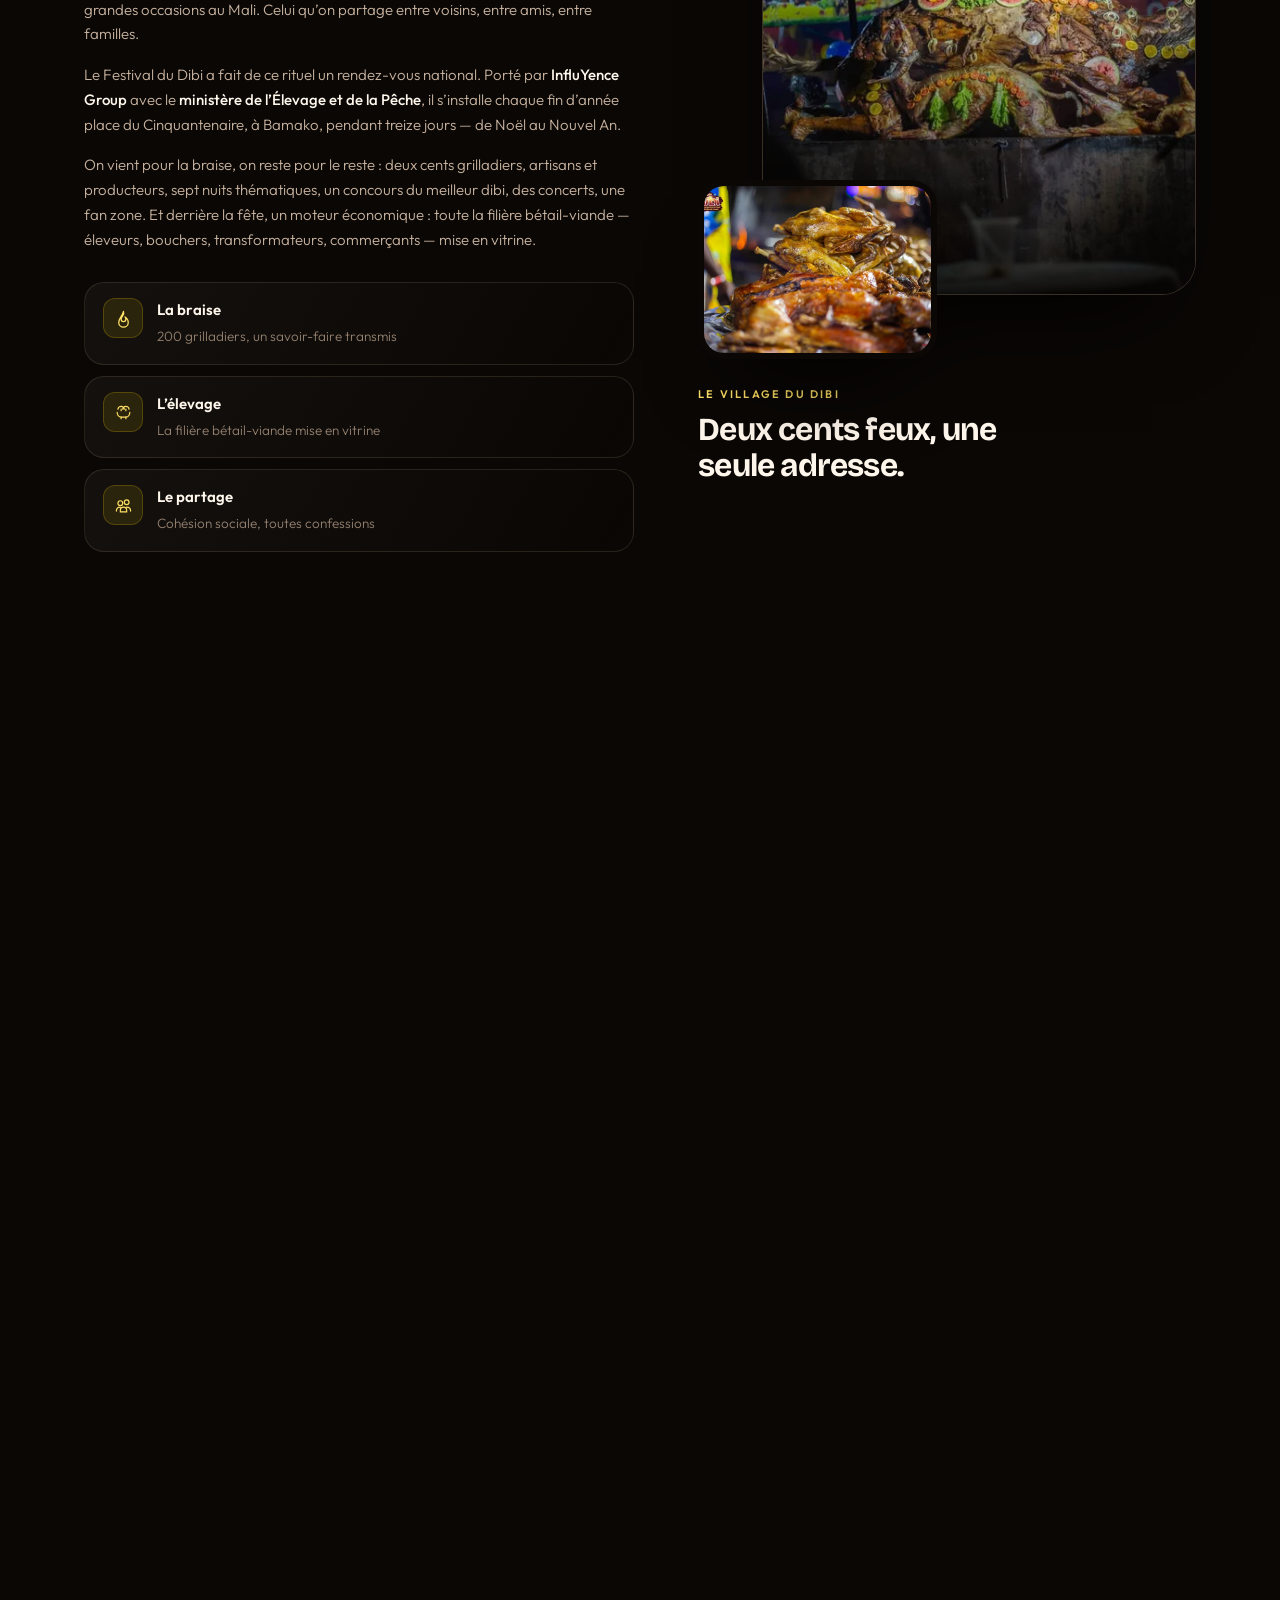
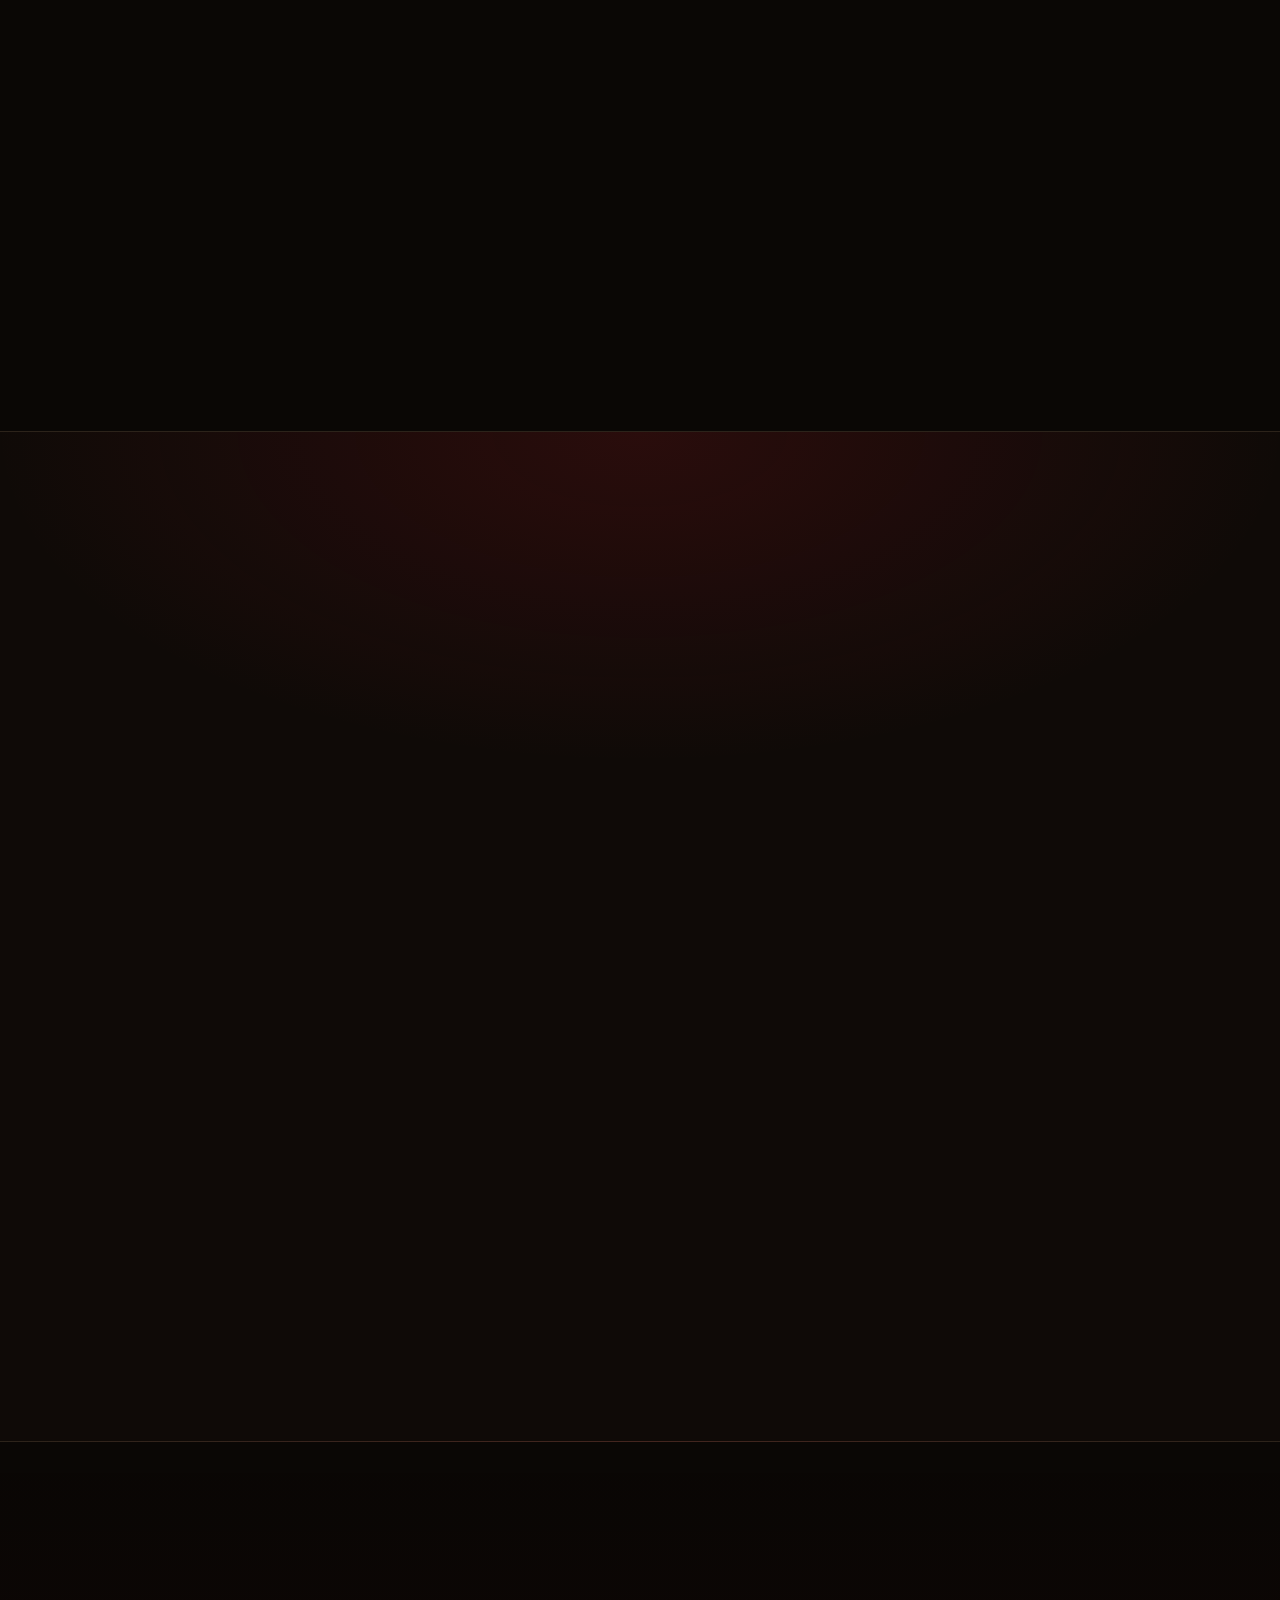
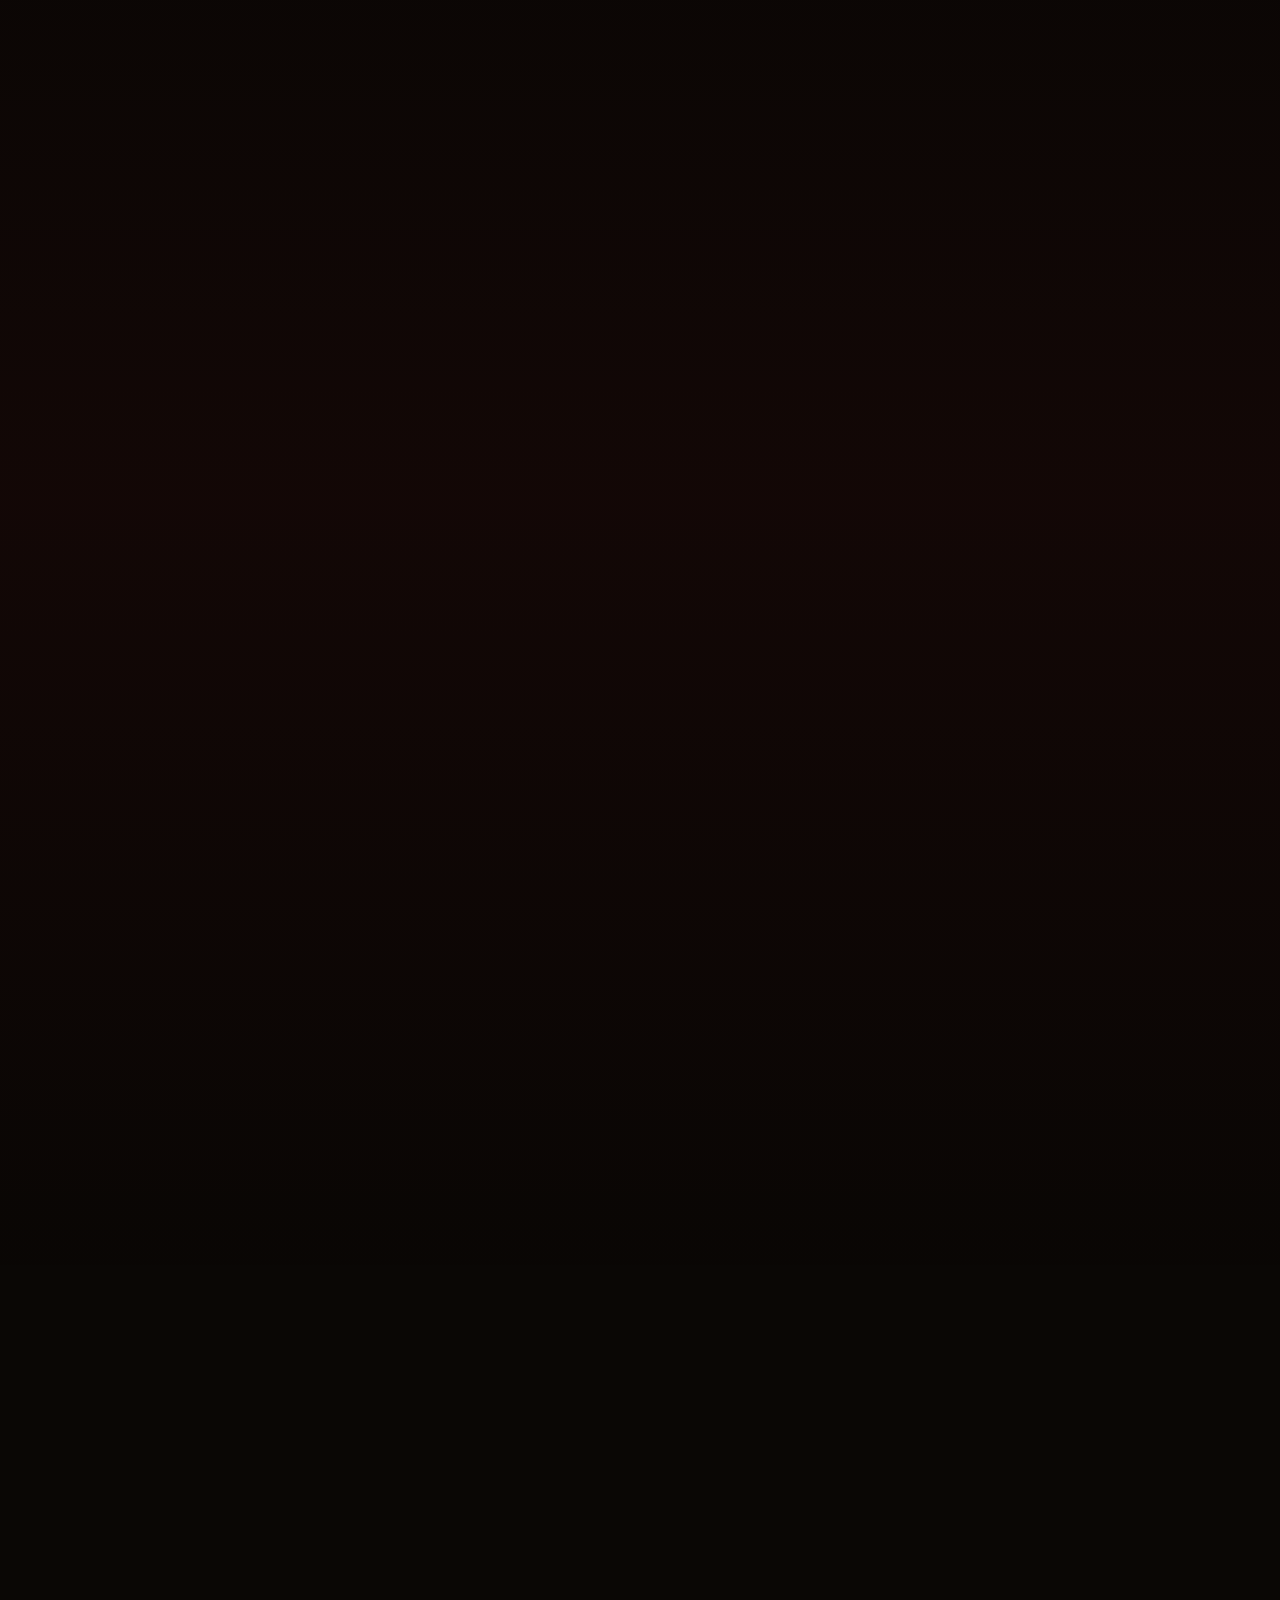
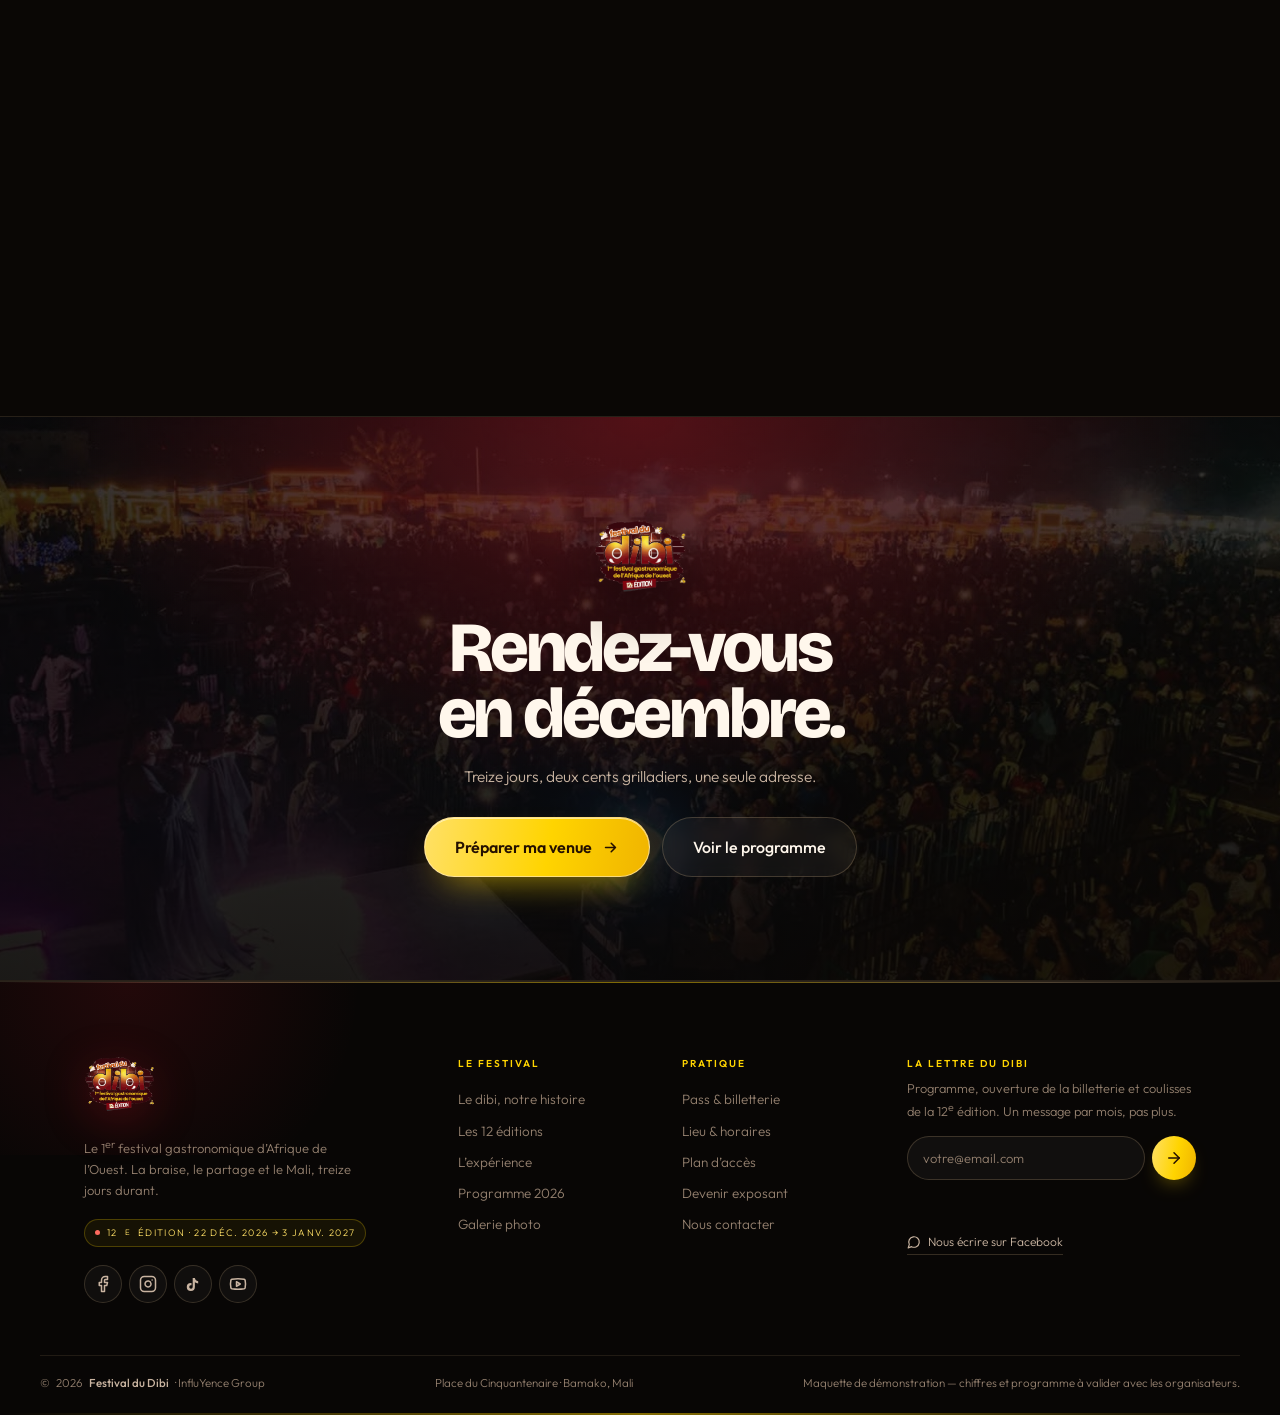
<file: pwa/index.html>
<!DOCTYPE html>
<html lang="fr">
<head>
<meta charset="utf-8">
<meta name="viewport" content="width=device-width, initial-scale=1, viewport-fit=cover">
<title>Festival du Dibi — 12ᵉ édition · Bamako</title>
<meta name="description" content="Le 1ᵉʳ festival gastronomique d’Afrique de l’Ouest. Du 22 décembre 2026 au 3 janvier 2027, place du Cinquantenaire à Bamako : braise, musique, partage.">
<meta name="theme-color" content="#0A0705">
<meta name="color-scheme" content="dark">
<meta name="apple-mobile-web-app-capable" content="yes">
<meta name="apple-mobile-web-app-status-bar-style" content="black-translucent">
<meta name="apple-mobile-web-app-title" content="Festi Dibi">

<script>document.documentElement.classList.add("js");</script>

<link rel="manifest" href="manifest.webmanifest">
<link rel="icon" href="assets/logo-mark.png" type="image/png">
<link rel="apple-touch-icon" href="assets/apple-touch-icon.png">

<meta property="og:type" content="website">
<meta property="og:title" content="Festival du Dibi — 12ᵉ édition">
<meta property="og:description" content="Treize jours de braise, de musique et de partage. Du 22 décembre 2026 au 3 janvier 2027, place du Cinquantenaire, Bamako.">
<meta property="og:image" content="assets/photos/og-festival.jpg">
<meta property="og:image:width" content="1200">
<meta property="og:image:height" content="630">
<meta name="twitter:card" content="summary_large_image">

<link rel="preconnect" href="https://fonts.googleapis.com">
<link rel="preconnect" href="https://fonts.gstatic.com" crossorigin>
<link href="https://fonts.googleapis.com/css2?family=Bricolage+Grotesque:opsz,wght@12..96,400;12..96,600;12..96,700;12..96,800&family=Outfit:wght@300;400;500;600&display=swap" rel="stylesheet">

<link rel="preload" as="image" href="assets/photos/singer-blue-1600.webp" imagesrcset="assets/photos/singer-blue-800.webp 800w, assets/photos/singer-blue-1600.webp 1600w" imagesizes="(max-width: 1080px) 92vw, 30vw">

<link rel="stylesheet" href="css/styles.css">
<link rel="stylesheet" href="css/header.css">
</head>
<body>

<a class="skip" href="#contenu">Aller au contenu</a>

<main id="contenu">

<!-- ================================ HERO ================================ -->
<section class="hero" id="accueil">
  <canvas class="embers" id="embers" aria-hidden="true"></canvas>
  <div class="hero__grid" aria-hidden="true"></div>
  <div class="hero__glow hero__glow--a" aria-hidden="true" data-parallax="0.05"></div>
  <div class="hero__glow hero__glow--b" aria-hidden="true" data-parallax="-0.04"></div>

  <div class="wrap hero__inner">
    <div class="hero__copy">
      <p class="chip" data-hero>
        <span class="chip__dot"></span>
        12ᵉ édition · 22 déc. 2026 — 3 janv. 2027
      </p>

      <h1 class="hero__title">
        <span class="line" data-hero>La braise.</span>
        <span class="line" data-hero>Le partage.</span>
        <span class="line grad" data-hero>Le Mali.</span>
      </h1>

      <p class="hero__lede" data-hero>
        Treize jours de gastronomie, de musique et de culture au cœur de Bamako.
        Le plus grand rendez-vous culinaire d’Afrique de l’Ouest.
      </p>

      <div class="hero__actions" data-hero>
        <a class="btn btn--primary" href="#festival">
          Découvrir le festival
          <svg class="arrow" viewBox="0 0 24 24" width="17" height="17" aria-hidden="true"><path d="M5 12h14M13 6l6 6-6 6" fill="none" stroke="currentColor" stroke-width="2.2" stroke-linecap="round" stroke-linejoin="round"/></svg>
        </a>
        <a class="btn btn--ghost" href="lineup.html">
          Voir le programme
          <svg viewBox="0 0 24 24" width="16" height="16" aria-hidden="true"><path d="M8 6h12M8 12h12M8 18h12M4 6h.01M4 12h.01M4 18h.01" fill="none" stroke="currentColor" stroke-width="1.8" stroke-linecap="round"/></svg>
        </a>
      </div>

      <div class="hero__meta" data-hero>
        <div class="countdown" id="countdown" aria-live="polite">
          <div class="countdown__cell"><b id="cd-d">—</b><span>jours</span></div>
          <div class="countdown__cell"><b id="cd-h">—</b><span>heures</span></div>
          <div class="countdown__cell"><b id="cd-m">—</b><span>min</span></div>
          <div class="countdown__cell"><b id="cd-s">—</b><span>sec</span></div>
        </div>
        <a class="hero__place" href="https://www.google.com/maps/search/?api=1&amp;query=Place+du+Cinquantenaire+Bamako" target="_blank" rel="noopener">
          <svg viewBox="0 0 24 24" width="15" height="15" aria-hidden="true"><path d="M12 21s7-6.1 7-11a7 7 0 1 0-14 0c0 4.9 7 11 7 11Z" fill="none" stroke="currentColor" stroke-width="1.7"/><circle cx="12" cy="10" r="2.3" fill="none" stroke="currentColor" stroke-width="1.7"/></svg>
          Place du Cinquantenaire, Bamako
        </a>
      </div>
    </div>

    <div class="hero__visual">
      <div class="frame frame--main" data-hero>
        <img src="assets/photos/singer-blue-800.webp"
             srcset="assets/photos/singer-blue-800.webp 800w, assets/photos/singer-blue-1600.webp 1600w"
             sizes="(max-width: 1080px) 92vw, 30vw"
             width="1600" height="1066"
             alt="Un artiste chante sur la scène du Festival du Dibi"
             fetchpriority="high" decoding="async">
        <span class="frame__tag"><span class="chip__dot"></span>La foule · Place du Cinquantenaire</span>
      </div>

      <div class="frame frame--a" data-hero>
        <img src="assets/photos/singer-white-800.webp"
             srcset="assets/photos/singer-white-800.webp 800w, assets/photos/singer-white-1600.webp 1600w"
             sizes="(max-width: 1080px) 45vw, 20vw"
             width="1600" height="1066"
             alt="Un artiste en concert sur la grande scène"
             loading="eager" decoding="async">
      </div>

      <div class="frame frame--b" data-hero>
        <img src="assets/photos/grill-skewers-800.webp"
             srcset="assets/photos/grill-skewers-800.webp 800w, assets/photos/grill-skewers-1600.webp 1600w"
             sizes="(max-width: 1080px) 45vw, 20vw"
             width="1600" height="1066"
             alt="Brochettes de dibi dorées sur la braise"
             loading="eager" decoding="async">
      </div>

      <div class="hero__edition" data-hero aria-hidden="true">
        <div><b>12</b><span>édition</span></div>
      </div>
      <div class="hero__badge hero__badge--1" data-hero>
        <b>200 000</b><span>visiteurs</span>
      </div>
      <div class="hero__badge hero__badge--2" data-hero>
        <b>13</b><span>jours de fête</span>
      </div>
    </div>
  </div>

  <a class="scroll-cue" href="#chiffres" aria-label="Faire défiler la page">
    <span class="scroll-cue__line"></span>
  </a>
</section>

<!-- ============================== MARQUEE ============================== -->
<div class="marquee" aria-hidden="true">
  <div class="marquee__track">
    <span>22 déc. → 3 janv.</span><i>✦</i><span>200 grilladiers</span><i>✦</i><span>Bamako</span><i>✦</i><span>13 jours</span><i>✦</i><span>Braise</span><i>✦</i><span>Mali</span><i>✦</i>
    <span>22 déc. → 3 janv.</span><i>✦</i><span>200 grilladiers</span><i>✦</i><span>Bamako</span><i>✦</i><span>13 jours</span><i>✦</i><span>Braise</span><i>✦</i><span>Mali</span><i>✦</i>
  </div>
</div>

<!-- =============================== CHIFFRES ============================= -->
<section class="section section--tight" id="chiffres">
  <div class="wrap">
    <div class="stats">
      <article class="stat" data-reveal>
        <span class="stat__ico">
          <svg width="18" height="18" viewBox="0 0 24 24" fill="none" aria-hidden="true"><path d="M16 19v-1.5a4 4 0 0 0-4-4H6a4 4 0 0 0-4 4V19m18 0v-1.5a4 4 0 0 0-3-3.87M13 7.13A4 4 0 0 1 13 15M10 7a4 4 0 1 1-8 0 4 4 0 0 1 8 0Z" stroke="currentColor" stroke-width="1.6" stroke-linecap="round"/></svg>
        </span>
        <b class="stat__num" data-count="200000">0</b>
        <span class="stat__label">visiteurs</span>
      </article>
      <article class="stat" data-reveal data-delay="70">
        <span class="stat__ico">
          <svg width="18" height="18" viewBox="0 0 24 24" fill="none" aria-hidden="true"><path d="M4 10h16M5 10V8l2-4h10l2 4v2M5 10v9h14v-9M9 19v-5h6v5" stroke="currentColor" stroke-width="1.6" stroke-linejoin="round"/><path d="M8 10h.01M16 10h.01" stroke="currentColor" stroke-width="2" stroke-linecap="round"/></svg>
        </span>
        <b class="stat__num" data-count="200" data-suffix="+">0</b>
        <span class="stat__label">stands &amp; exposants</span>
      </article>
      <article class="stat" data-reveal data-delay="140">
        <span class="stat__ico">
          <svg width="18" height="18" viewBox="0 0 24 24" fill="none" aria-hidden="true"><rect x="3" y="5" width="18" height="16" rx="3" stroke="currentColor" stroke-width="1.6"/><path d="M8 3v4M16 3v4M3 10h18M8 14h.01M12 14h.01M16 14h.01M8 17h.01M12 17h.01" stroke="currentColor" stroke-width="1.8" stroke-linecap="round"/></svg>
        </span>
        <b class="stat__num" data-count="13">0</b>
        <span class="stat__label">jours non-stop</span>
      </article>
      <article class="stat" data-reveal data-delay="210">
        <span class="stat__ico">
          <svg width="18" height="18" viewBox="0 0 24 24" fill="none" aria-hidden="true"><path d="M9 18V5l11-2v13" stroke="currentColor" stroke-width="1.6" stroke-linejoin="round"/><circle cx="6" cy="18" r="3" stroke="currentColor" stroke-width="1.6"/><circle cx="17" cy="16" r="3" stroke="currentColor" stroke-width="1.6"/></svg>
        </span>
        <b class="stat__num" data-count="7">0</b>
        <span class="stat__label">nuits thématiques</span>
      </article>
    </div>
  </div>
</section>

<!-- =============================== FESTIVAL ============================= -->
<section class="section" id="festival">
  <div class="wrap split">
    <div class="split__text">
      <p class="eyebrow" data-reveal>Le festival</p>
      <h2 class="h2" data-reveal data-delay="60">
        Née d’une braise,<br><span class="muted">devenue un rendez-vous national.</span>
      </h2>
      <p class="lead" data-reveal data-delay="120">
        Tout commence par un plat. Le <strong>dibi</strong> — le mouton grillé à la braise,
        découpé devant vous et servi avec du sel, du poivre et du pain — est depuis toujours
        le plat des grandes occasions au Mali. Celui qu’on partage entre voisins, entre amis,
        entre familles.
      </p>
      <p class="lead" data-reveal data-delay="170">
        Le Festival du Dibi a fait de ce rituel un rendez-vous national. Porté par
        <strong>InfluYence Group</strong> avec le <strong>ministère de l’Élevage et de la Pêche</strong>,
        il s’installe chaque fin d’année place du Cinquantenaire, à Bamako, pendant treize
        jours — de Noël au Nouvel An.
      </p>
      <p class="lead" data-reveal data-delay="220">
        On vient pour la braise, on reste pour le reste : deux cents grilladiers, artisans et
        producteurs, sept nuits thématiques, un concours du meilleur dibi, des concerts, une
        fan zone. Et derrière la fête, un moteur économique : toute la filière bétail-viande —
        éleveurs, bouchers, transformateurs, commerçants — mise en vitrine.
      </p>

      <ul class="pillars">
        <li data-reveal data-delay="250">
          <span class="pillars__ico">
            <svg viewBox="0 0 24 24" width="19" height="19" aria-hidden="true"><path d="M12 3c2 5-3 6-3 10a3 3 0 0 0 6 0c0-1-.4-2-1-3 3 2 4 5 4 7a6 6 0 1 1-12 0c0-5 4-7 6-14Z" fill="none" stroke="currentColor" stroke-width="1.6" stroke-linejoin="round"/></svg>
          </span>
          <div><b>La braise</b><span>200 grilladiers, un savoir-faire transmis</span></div>
        </li>
        <li data-reveal data-delay="295">
          <span class="pillars__ico">
            <svg viewBox="0 0 24 24" width="19" height="19" aria-hidden="true"><path d="M5 9c0-2 2-3.5 4-3.5S13 7 13 9M19 9c0-2-2-3.5-4-3.5S11 7 11 9M4 13c0 3 2 6 5 6h6c3 0 5-3 5-6M9 9v2m6-2v2" fill="none" stroke="currentColor" stroke-width="1.5" stroke-linecap="round"/><path d="M9 19v2m6-2v2" stroke="currentColor" stroke-width="1.5" stroke-linecap="round"/></svg>
          </span>
          <div><b>L’élevage</b><span>La filière bétail-viande mise en vitrine</span></div>
        </li>
        <li data-reveal data-delay="340">
          <span class="pillars__ico">
            <svg viewBox="0 0 24 24" width="19" height="19" aria-hidden="true"><path d="M16 11a3 3 0 1 0 0-6 3 3 0 0 0 0 6Zm-8 1a3 3 0 1 0 0-6 3 3 0 0 0 0 6Zm0 2c-3 0-5 2-5 5m13-5c3 0 5 2 5 5m-9-5c-2.5 0-4 1.5-4 4v2h8v-2c0-2.5-1.5-4-4-4Z" fill="none" stroke="currentColor" stroke-width="1.5" stroke-linecap="round"/></svg>
          </span>
          <div><b>Le partage</b><span>Cohésion sociale, toutes confessions</span></div>
        </li>
      </ul>
    </div>

    <div class="split__media" data-reveal="scale" data-delay="100">
      <div class="photo-stack">
        <figure class="photo-stack__main">
          <img src="assets/photos/grill-stall-800.webp"
               srcset="assets/photos/grill-stall-800.webp 800w, assets/photos/grill-stall-1600.webp 1600w"
               sizes="(max-width: 1080px) 90vw, 42vw"
               width="1600" height="1066"
               alt="Une pièce de dibi décorée, présentée la nuit dans le village des grilladiers"
               loading="lazy" decoding="async">
        </figure>
        <figure class="photo-stack__inset">
          <img src="assets/photos/grill-close-800.webp"
               srcset="assets/photos/grill-close-800.webp 800w, assets/photos/grill-close-1600.webp 1600w"
               sizes="(max-width: 1080px) 48vw, 22vw"
               width="1600" height="1066"
               alt="Dibi grillé, doré et croustillant"
               loading="lazy" decoding="async">
        </figure>
        <div class="photo-stack__badge"><b>200</b> grilladiers</div>
      </div>
      <div class="photo-stack__caption">
        <span>Le village du dibi</span>
        <b>Deux cents feux, une seule adresse.</b>
      </div>
    </div>
  </div>
</section>

<!-- ============================== EXPÉRIENCE ============================ -->
<section class="section section--lazy" id="experience">
  <div class="wrap">
    <header class="section__head section__head--split">
      <div>
        <p class="eyebrow" data-reveal>Sur place</p>
        <h2 class="h2" data-reveal data-delay="60">Six raisons<br><span class="muted">de venir.</span></h2>
      </div>
      <p class="section__intro section__intro--right" data-reveal data-delay="120">
        Le programme complet des treize jours arrive sur la plateforme.
        En attendant, voici ce qui vous attend place du Cinquantenaire.
      </p>
    </header>

    <div class="exp-grid" data-stagger>
      <article class="exp" data-stagger-item>
        <div class="exp__media">
          <img src="assets/photos/grill-close-800.webp" width="1600" height="1066" alt="Le dibi à la braise" loading="lazy" decoding="async">
          <span class="exp__ico"><svg width="18" height="18" viewBox="0 0 24 24" fill="none" aria-hidden="true"><path d="M12 3c2 5-3 6-3 10a3 3 0 0 0 6 0c0-1-.4-2-1-3 3 2 4 5 4 7a6 6 0 1 1-12 0c0-5 4-7 6-14Z" stroke="currentColor" stroke-width="1.6" stroke-linejoin="round"/></svg></span>
          <span class="exp__num">01</span>
          <span class="exp__cat">Gastronomie</span>
        </div>
        <div class="exp__body">
          <h3>Le concours du meilleur dibi</h3>
          <p>Les grilladiers s’affrontent à la braise. Le public goûte, vote, et le palmarès se joue au feu.</p>
        </div>
      </article>

      <article class="exp" data-stagger-item>
        <div class="exp__media">
          <img src="assets/photos/singer-blue-800.webp" width="1600" height="1066" alt="Concert sur la grande scène" loading="lazy" decoding="async">
          <span class="exp__ico"><svg width="18" height="18" viewBox="0 0 24 24" fill="none" aria-hidden="true"><path d="M9 18V5l11-2v13" stroke="currentColor" stroke-width="1.6" stroke-linejoin="round"/><circle cx="6" cy="18" r="3" stroke="currentColor" stroke-width="1.6"/><circle cx="17" cy="16" r="3" stroke="currentColor" stroke-width="1.6"/></svg></span>
          <span class="exp__num">02</span>
          <span class="exp__cat">Musique</span>
        </div>
        <div class="exp__body">
          <h3>Les nuits thématiques</h3>
          <p>Sept soirées, sept ambiances : concerts, invités d’honneur, traditions et patrimoine malien.</p>
        </div>
      </article>

      <article class="exp" data-stagger-item>
        <div class="exp__media">
          <img src="assets/photos/stage-tradition-800.webp" width="1600" height="1066" alt="Deux hommes en tenue traditionnelle sur la scène" loading="lazy" decoding="async">
          <span class="exp__ico"><svg width="18" height="18" viewBox="0 0 24 24" fill="none" aria-hidden="true"><path d="M4 9h16l-1 11H5L4 9Zm4 0V6a4 4 0 0 1 8 0v3M9 13v3m6-3v3" stroke="currentColor" stroke-width="1.6" stroke-linejoin="round"/></svg></span>
          <span class="exp__num">03</span>
          <span class="exp__cat">Artisanat</span>
        </div>
        <div class="exp__body">
          <h3>Le village artisanal</h3>
          <p>Pagnes, cuir, bijoux, épices : les artisans du Mali exposent et vendent sur place.</p>
        </div>
      </article>

      <article class="exp" data-stagger-item>
        <div class="exp__media">
          <img src="assets/photos/aerial-800.webp" width="1600" height="1066" alt="Vue aérienne du village du festival" loading="lazy" decoding="async">
          <span class="exp__ico"><svg width="18" height="18" viewBox="0 0 24 24" fill="none" aria-hidden="true"><rect x="3" y="4" width="18" height="13" rx="2" stroke="currentColor" stroke-width="1.6"/><path d="M8 21h8m-4-4v4" stroke="currentColor" stroke-width="1.6" stroke-linecap="round"/><path d="m10 8 4 2.5-4 2.5V8Z" fill="currentColor"/></svg></span>
          <span class="exp__num">04</span>
          <span class="exp__cat">Sport</span>
        </div>
        <div class="exp__body">
          <h3>La fan zone</h3>
          <p>Les matchs diffusés en direct, dans une ambiance de stade, entre deux brochettes.</p>
        </div>
      </article>

      <article class="exp" data-stagger-item>
        <div class="exp__media">
          <img src="assets/photos/crowd-girls-800.webp" width="1600" height="1066" alt="Des festivalières souriantes dans la foule" loading="lazy" decoding="async">
          <span class="exp__ico"><svg width="18" height="18" viewBox="0 0 24 24" fill="none" aria-hidden="true"><path d="M7 3v8m10-8v8M5 11h14v2a7 7 0 0 1-14 0v-2Zm7 9v3" stroke="currentColor" stroke-width="1.6" stroke-linecap="round" stroke-linejoin="round"/></svg></span>
          <span class="exp__num">05</span>
          <span class="exp__cat">Convivialité</span>
        </div>
        <div class="exp__body">
          <h3>Le repas partagé</h3>
          <p>Des tables communes, des inconnus qui deviennent voisins. C’est ça, le dibi.</p>
        </div>
      </article>

      <article class="exp" data-stagger-item>
        <div class="exp__media">
          <img src="assets/photos/grill-stall-800.webp" width="1600" height="1066" alt="Une pièce de dibi décorée dans le village des grilladiers" loading="lazy" decoding="async">
          <span class="exp__ico"><svg width="18" height="18" viewBox="0 0 24 24" fill="none" aria-hidden="true"><path d="M12 21c5-2 8-6 8-11V5l-8-2-8 2v5c0 5 3 9 8 11Z" stroke="currentColor" stroke-width="1.6" stroke-linejoin="round"/><path d="M9 12c1.5-2 4.5-2 6 0M9.5 15c1-1 4-1 5 0" stroke="currentColor" stroke-width="1.5" stroke-linecap="round"/></svg></span>
          <span class="exp__num">06</span>
          <span class="exp__cat">Filière</span>
        </div>
        <div class="exp__body">
          <h3>Le village des producteurs</h3>
          <p>Riz, mil, sorgho, volaille, poisson : les filières agricoles maliennes en vitrine.</p>
        </div>
      </article>
    </div>
  </div>
</section>

<!-- =============================== GALERIE ============================== -->
<section class="section section--lazy" id="galerie">
  <div class="wrap">
    <div class="section__topline">
      <header class="section__head">
        <p class="eyebrow" data-reveal>La braise en images</p>
        <h2 class="h2" data-reveal data-delay="60">Des visages,<br><span class="muted">des feux, des nuits.</span></h2>
      </header>
      <a class="link-arrow" href="galerie.html" data-reveal data-delay="120">
        Toute la galerie
        <svg viewBox="0 0 24 24" width="15" height="15" aria-hidden="true"><path d="M5 12h14M13 6l6 6-6 6" fill="none" stroke="currentColor" stroke-width="2" stroke-linecap="round" stroke-linejoin="round"/></svg>
      </a>
    </div>

    <div class="gal-grid" data-stagger>
      <figure class="shot shot--wide" data-stagger-item>
        <button class="shot__btn" type="button" data-lightbox data-full="assets/photos/aerial-1600.webp" data-title="Le village vu du ciel" data-cat="Foule">
          <img src="assets/photos/aerial-800.webp" width="1600" height="1066" alt="Vue aérienne du village du Festival du Dibi" loading="lazy" decoding="async">
          <span class="shot__overlay"></span>
          <span class="shot__zoom"><svg width="15" height="15" viewBox="0 0 24 24" fill="none" aria-hidden="true"><path d="M14 4h6v6M20 4l-7 7M10 20H4v-6M4 20l7-7" stroke="currentColor" stroke-width="1.8" stroke-linecap="round"/></svg></span>
          <span class="shot__cap"><span>Foule</span><b>Le village vu du ciel</b></span>
        </button>
      </figure>

      <figure class="shot" data-stagger-item>
        <button class="shot__btn" type="button" data-lightbox data-full="assets/photos/singer-blue-1600.webp" data-title="La nuit afrobeat" data-cat="Scène">
          <img src="assets/photos/singer-blue-800.webp" width="1600" height="1066" alt="Un chanteur sur la scène du festival" loading="lazy" decoding="async">
          <span class="shot__overlay"></span>
          <span class="shot__zoom"><svg width="15" height="15" viewBox="0 0 24 24" fill="none" aria-hidden="true"><path d="M14 4h6v6M20 4l-7 7M10 20H4v-6M4 20l7-7" stroke="currentColor" stroke-width="1.8" stroke-linecap="round"/></svg></span>
          <span class="shot__cap"><span>Scène</span><b>La nuit afrobeat</b></span>
        </button>
      </figure>

      <figure class="shot" data-stagger-item>
        <button class="shot__btn" type="button" data-lightbox data-full="assets/photos/crowd-girls-1600.webp" data-title="Le public" data-cat="Foule">
          <img src="assets/photos/crowd-girls-800.webp" width="1600" height="1066" alt="Des festivalières dans la foule" loading="lazy" decoding="async">
          <span class="shot__overlay"></span>
          <span class="shot__zoom"><svg width="15" height="15" viewBox="0 0 24 24" fill="none" aria-hidden="true"><path d="M14 4h6v6M20 4l-7 7M10 20H4v-6M4 20l7-7" stroke="currentColor" stroke-width="1.8" stroke-linecap="round"/></svg></span>
          <span class="shot__cap"><span>Foule</span><b>Le public</b></span>
        </button>
      </figure>

      <figure class="shot" data-stagger-item>
        <button class="shot__btn" type="button" data-lightbox data-full="assets/photos/grill-skewers-1600.webp" data-title="Brochettes au feu" data-cat="Gastronomie">
          <img src="assets/photos/grill-skewers-800.webp" width="1600" height="1066" alt="Brochettes de dibi sur la braise" loading="lazy" decoding="async">
          <span class="shot__overlay"></span>
          <span class="shot__zoom"><svg width="15" height="15" viewBox="0 0 24 24" fill="none" aria-hidden="true"><path d="M14 4h6v6M20 4l-7 7M10 20H4v-6M4 20l7-7" stroke="currentColor" stroke-width="1.8" stroke-linecap="round"/></svg></span>
          <span class="shot__cap"><span>Gastronomie</span><b>Brochettes au feu</b></span>
        </button>
      </figure>

      <figure class="shot" data-stagger-item>
        <button class="shot__btn" type="button" data-lightbox data-full="assets/photos/stage-tradition-1600.webp" data-title="Traditions du Sahel" data-cat="Scène">
          <img src="assets/photos/stage-tradition-800.webp" width="1600" height="1066" alt="Deux hommes en tenue traditionnelle sur scène" loading="lazy" decoding="async">
          <span class="shot__overlay"></span>
          <span class="shot__zoom"><svg width="15" height="15" viewBox="0 0 24 24" fill="none" aria-hidden="true"><path d="M14 4h6v6M20 4l-7 7M10 20H4v-6M4 20l7-7" stroke="currentColor" stroke-width="1.8" stroke-linecap="round"/></svg></span>
          <span class="shot__cap"><span>Scène</span><b>Traditions du Sahel</b></span>
        </button>
      </figure>

      <figure class="shot shot--wide" data-stagger-item>
        <button class="shot__btn" type="button" data-lightbox data-full="assets/photos/singer-white-1600.webp" data-title="Grande scène" data-cat="Scène">
          <img src="assets/photos/singer-white-800.webp" width="1280" height="960" alt="Un artiste en concert sur la grande scène" loading="lazy" decoding="async">
          <span class="shot__overlay"></span>
          <span class="shot__zoom"><svg width="15" height="15" viewBox="0 0 24 24" fill="none" aria-hidden="true"><path d="M14 4h6v6M20 4l-7 7M10 20H4v-6M4 20l7-7" stroke="currentColor" stroke-width="1.8" stroke-linecap="round"/></svg></span>
          <span class="shot__cap"><span>Scène</span><b>Grande scène</b></span>
        </button>
      </figure>
    </div>

    <div class="gal-more">
      <a class="btn btn--outline" href="galerie.html">
        Explorer les 8 photos
        <svg viewBox="0 0 24 24" width="16" height="16" aria-hidden="true"><path d="M4 7h16v12H4V7Zm0 4 5-3 4 3 3-2 4 3" fill="none" stroke="currentColor" stroke-width="1.7" stroke-linejoin="round"/><circle cx="15.5" cy="10.5" r="1" fill="currentColor"/></svg>
      </a>
    </div>
  </div>
</section>

<!-- =============================== PROGRAMME ============================ -->
<section class="section section--lazy" id="programme">
  <div class="wrap">
    <div class="section__topline">
      <header class="section__head">
        <p class="eyebrow" data-reveal>Le programme</p>
        <h2 class="h2" data-reveal data-delay="60">Trois nuits<br><span class="muted">à ne pas manquer.</span></h2>
      </header>
      <a class="link-arrow" href="lineup.html" data-reveal data-delay="120">
        Tout le line-up
        <svg viewBox="0 0 24 24" width="15" height="15" aria-hidden="true"><path d="M5 12h14M13 6l6 6-6 6" fill="none" stroke="currentColor" stroke-width="2" stroke-linecap="round" stroke-linejoin="round"/></svg>
      </a>
    </div>

    <div class="nights" data-stagger>
      <article class="night" data-stagger-item>
        <div class="night__date">
          <span class="night__day">22</span>
          <span class="night__month">déc. 2026</span>
        </div>
        <span class="night__tag">Ouverture</span>
        <h3>La braise s’allume</h3>
        <p>Cérémonie d’ouverture, allumage des feux et première grande nuit de concerts.</p>
        <div class="night__lineup"><span>Cérémonie</span><span>Awa Sanga</span><span>Kora Roots</span></div>
        <p class="night__foot">
          <svg width="13" height="13" viewBox="0 0 24 24" fill="none" aria-hidden="true"><circle cx="12" cy="12" r="9" stroke="currentColor" stroke-width="1.7"/><path d="M12 7v5l3 2" stroke="currentColor" stroke-width="1.7" stroke-linecap="round"/></svg>
          18 h → 2 h · Grande scène
        </p>
      </article>

      <article class="night" data-stagger-item>
        <div class="night__date">
          <span class="night__day">26</span>
          <span class="night__month">déc. 2026</span>
        </div>
        <span class="night__tag">Nuit mandingue</span>
        <h3>Les cordes du Mandé</h3>
        <p>Kora, ngoni et voix : le patrimoine mandingue rencontre la scène contemporaine.</p>
        <div class="night__lineup"><span>Ensemble Kanaga</span><span>Sira Koné</span><span>Invités</span></div>
        <p class="night__foot">
          <svg width="13" height="13" viewBox="0 0 24 24" fill="none" aria-hidden="true"><circle cx="12" cy="12" r="9" stroke="currentColor" stroke-width="1.7"/><path d="M12 7v5l3 2" stroke="currentColor" stroke-width="1.7" stroke-linecap="round"/></svg>
          19 h → 2 h · Scène Dibi
        </p>
      </article>

      <article class="night night--featured" data-stagger-item>
        <div class="night__date">
          <span class="night__day">31</span>
          <span class="night__month">déc. 2026</span>
        </div>
        <span class="night__tag">Réveillon</span>
        <h3>Une nuit pour 2027</h3>
        <p>Le grand réveillon du Dibi : concerts, compteur géant et feu d’artifice sur la place.</p>
        <div class="night__lineup"><span>Nana Diarra</span><span>DJ Sahel</span><span>Le Collectif Ba</span></div>
        <p class="night__foot">
          <svg width="13" height="13" viewBox="0 0 24 24" fill="none" aria-hidden="true"><circle cx="12" cy="12" r="9" stroke="currentColor" stroke-width="1.7"/><path d="M12 7v5l3 2" stroke="currentColor" stroke-width="1.7" stroke-linecap="round"/></svg>
          20 h → 4 h · Toutes les scènes
        </p>
      </article>
    </div>

    <p class="infos__note" style="margin-top:18px">Programme indicatif — la programmation officielle sera publiée sur la page Programme.</p>
  </div>
</section>

<!-- ============================== BILLETTERIE =========================== -->
<section class="section section--passes section--lazy" id="billetterie">
  <div class="wrap">
    <header class="section__head section__head--center">
      <p class="eyebrow eyebrow--center" data-reveal>Billetterie</p>
      <h2 class="h2" data-reveal data-delay="60">Choisissez<br><span class="muted">votre place au feu.</span></h2>
      <p class="section__intro" data-reveal data-delay="120">
        Paiement Orange Money ou Moov Money, QR code reçu par SMS et WhatsApp.
        La billetterie de la 12ᵉ édition ouvre prochainement.
      </p>
    </header>

    <div class="passes" data-stagger>
      <article class="pass" data-stagger-item>
        <p class="pass__name">Pass journée</p>
        <p class="pass__price"><b>1 000</b><span>à 2 000 F</span></p>
        <p class="pass__desc">Une journée, une nuit, au choix.</p>
        <ul class="pass__list">
          <li><svg width="13" height="13" viewBox="0 0 24 24" fill="none" aria-hidden="true"><path d="m5 12 4 4L19 6" stroke="currentColor" stroke-width="2" stroke-linecap="round" stroke-linejoin="round"/></svg>Accès au village et aux concerts</li>
          <li><svg width="13" height="13" viewBox="0 0 24 24" fill="none" aria-hidden="true"><path d="m5 12 4 4L19 6" stroke="currentColor" stroke-width="2" stroke-linecap="round" stroke-linejoin="round"/></svg>Fan zone &amp; village artisanal</li>
          <li><svg width="13" height="13" viewBox="0 0 24 24" fill="none" aria-hidden="true"><path d="m5 12 4 4L19 6" stroke="currentColor" stroke-width="2" stroke-linecap="round" stroke-linejoin="round"/></svg>QR code par SMS</li>
        </ul>
        <button class="btn btn--ghost btn--block" type="button" data-notify>Être prévenu</button>
      </article>

      <article class="pass pass--featured" data-stagger-item>
        <span class="pass__badge">Le plus choisi</span>
        <p class="pass__name">Pass 13 jours</p>
        <p class="pass__price"><b>10 000</b><span>FCFA</span></p>
        <p class="pass__desc">Toutes les nuits, du 22 décembre au 3 janvier.</p>
        <ul class="pass__list">
          <li><svg width="13" height="13" viewBox="0 0 24 24" fill="none" aria-hidden="true"><path d="m5 12 4 4L19 6" stroke="currentColor" stroke-width="2" stroke-linecap="round" stroke-linejoin="round"/></svg>Accès illimité à toutes les nuits</li>
          <li><svg width="13" height="13" viewBox="0 0 24 24" fill="none" aria-hidden="true"><path d="m5 12 4 4L19 6" stroke="currentColor" stroke-width="2" stroke-linecap="round" stroke-linejoin="round"/></svg>Concours du meilleur dibi</li>
          <li><svg width="13" height="13" viewBox="0 0 24 24" fill="none" aria-hidden="true"><path d="m5 12 4 4L19 6" stroke="currentColor" stroke-width="2" stroke-linecap="round" stroke-linejoin="round"/></svg>QR code et reçu WhatsApp</li>
        </ul>
        <button class="btn btn--primary btn--block" type="button" data-notify>Réserver mon pass</button>
      </article>

      <article class="pass" data-stagger-item>
        <p class="pass__name">Pass famille</p>
        <p class="pass__price"><b>Dégressif</b></p>
        <p class="pass__desc">2 adultes + 2 enfants, pour partager la braise.</p>
        <ul class="pass__list">
          <li><svg width="13" height="13" viewBox="0 0 24 24" fill="none" aria-hidden="true"><path d="m5 12 4 4L19 6" stroke="currentColor" stroke-width="2" stroke-linecap="round" stroke-linejoin="round"/></svg>Accès famille &amp; espace repos</li>
          <li><svg width="13" height="13" viewBox="0 0 24 24" fill="none" aria-hidden="true"><path d="m5 12 4 4L19 6" stroke="currentColor" stroke-width="2" stroke-linecap="round" stroke-linejoin="round"/></svg>Animations enfants</li>
          <li><svg width="13" height="13" viewBox="0 0 24 24" fill="none" aria-hidden="true"><path d="m5 12 4 4L19 6" stroke="currentColor" stroke-width="2" stroke-linecap="round" stroke-linejoin="round"/></svg>Tarif sur devis</li>
        </ul>
        <button class="btn btn--ghost btn--block" type="button" data-notify>Demander un devis</button>
      </article>
    </div>

    <div class="platform" data-reveal>
      <div class="platform__item">
        <span class="platform__ico"><svg width="17" height="17" viewBox="0 0 24 24" fill="none" aria-hidden="true"><path d="M12 3v12m0 0 4-4m-4 4-4-4M5 21h14" stroke="currentColor" stroke-width="1.8" stroke-linecap="round" stroke-linejoin="round"/></svg></span>
        <div><b>Installable</b><span>Sur l’écran d’accueil, sans store</span></div>
      </div>
      <div class="platform__item">
        <span class="platform__ico"><svg width="17" height="17" viewBox="0 0 24 24" fill="none" aria-hidden="true"><path d="M2 8.8a15 15 0 0 1 20 0M5 12.5a10 10 0 0 1 14 0M8.5 16a5 5 0 0 1 7 0M12 20h.01" stroke="currentColor" stroke-width="1.8" stroke-linecap="round"/></svg></span>
        <div><b>Hors-ligne</b><span>Le programme reste accessible</span></div>
      </div>
      <div class="platform__item">
        <span class="platform__ico"><svg width="17" height="17" viewBox="0 0 24 24" fill="none" aria-hidden="true"><rect x="3" y="3" width="7" height="7" rx="1" stroke="currentColor" stroke-width="1.7"/><rect x="14" y="3" width="7" height="7" rx="1" stroke="currentColor" stroke-width="1.7"/><rect x="3" y="14" width="7" height="7" rx="1" stroke="currentColor" stroke-width="1.7"/><path d="M14 14h3v3h-3zM20 14h1v1h-1zM14 20h1v1h-1zM20 20h1v1h-1z" fill="currentColor"/></svg></span>
        <div><b>QR par SMS</b><span>Pas besoin d’imprimer</span></div>
      </div>
    </div>

    <p class="infos__note" style="text-align:center;margin-top:16px">
      Tarifs indicatifs en FCFA, à valider avec les organisateurs. Aucun paiement n’est encaissé sur cette maquette.
    </p>
  </div>
</section>

<!-- =============================== HISTOIRE ============================= -->
<section class="section section--history section--lazy" id="histoire">
  <div class="wrap">
    <header class="section__head">
      <p class="eyebrow" data-reveal>Notre histoire</p>
      <h2 class="h2" data-reveal data-delay="60">D’une braise<br><span class="muted">à un projet national.</span></h2>
      <p class="section__intro" data-reveal data-delay="120">
        Ce qui a commencé comme une fête de quartier est devenu le plus grand
        rendez-vous culinaire du pays.
      </p>
    </header>

    <ol class="timeline">
      <li class="tl" data-reveal>
        <span class="tl__dot"></span>
        <div class="tl__body">
          <p class="tl__year">Les débuts</p>
          <h3 class="tl__title">Une initiative populaire</h3>
          <p class="tl__text">Le dibi sort des concessions et s’installe sur la place publique. Une poignée de grilladiers, un public de quartier, et l’idée d’en faire un rendez-vous.</p>
        </div>
      </li>
      <li class="tl" data-reveal>
        <span class="tl__dot"></span>
        <div class="tl__body">
          <p class="tl__year">L’ancrage</p>
          <h3 class="tl__title">Le Cinquantenaire</h3>
          <p class="tl__text">Le festival prend ses quartiers place du Cinquantenaire, à Bamako, et s’étend sur les fêtes de fin d’année : Noël, réveillon, Nouvel An.</p>
        </div>
      </li>
      <li class="tl" data-reveal>
        <span class="tl__dot"></span>
        <div class="tl__body">
          <p class="tl__year">La croissance</p>
          <h3 class="tl__title">200 stands, 200 000 visiteurs</h3>
          <p class="tl__text">Grilladiers, artisans, producteurs, artistes : le village s’agrandit et devient un moteur économique pour la filière bétail-viande.</p>
        </div>
      </li>
      <li class="tl" data-reveal>
        <span class="tl__dot"></span>
        <div class="tl__body">
          <p class="tl__year">La reconnaissance</p>
          <h3 class="tl__title">Un projet national</h3>
          <p class="tl__text">Porté par InfluYence Group avec le ministère de l’Élevage et de la Pêche, le festival devient un symbole de cohésion sociale et de rayonnement culturel.</p>
        </div>
      </li>
      <li class="tl tl--accent" data-reveal>
        <span class="tl__dot"></span>
        <div class="tl__body">
          <p class="tl__year">Décembre 2025 — Janvier 2026</p>
          <h3 class="tl__title">La 11ᵉ édition</h3>
          <p class="tl__text">Sous le haut parrainage du Président de la Transition, avec le Burkina Faso comme pays invité et l’AES à l’honneur. Sept nuits thématiques, une fan zone, un arbre de Noël géant.</p>
        </div>
      </li>
      <li class="tl" data-reveal>
        <span class="tl__dot tl__dot--now"></span>
        <div class="tl__body">
          <p class="tl__year">22 décembre 2026 — 3 janvier 2027</p>
          <h3 class="tl__title">La 12ᵉ édition</h3>
          <p class="tl__text">Treize jours de fête continue, une plateforme officielle, une billetterie mobile et une galerie vivante. Le festival passe au digital sans perdre sa braise.</p>
        </div>
      </li>
    </ol>

    <p class="timeline__note" data-reveal>
      Chronologie établie à partir de sources publiques — à valider avec les organisateurs.
    </p>
  </div>
</section>

<!-- ================================ INFOS =============================== -->
<section class="section section--lazy" id="infos">
  <div class="wrap split split--reverse">
    <div class="split__media" data-reveal="scale" data-delay="80">
      <aside class="map" aria-label="Plan indicatif de la place du Cinquantenaire">
        <div class="map__grid" aria-hidden="true"></div>
        <div class="map__radar" aria-hidden="true"></div>
        <div class="map__pin" aria-hidden="true">
          <span class="map__pulse"></span>
          <svg viewBox="0 0 24 24" width="24" height="24"><path d="M12 21s7-6.1 7-11a7 7 0 1 0-14 0c0 4.9 7 11 7 11Z" fill="currentColor"/><circle cx="12" cy="10" r="2.5" fill="#0A0705"/></svg>
        </div>
        <p class="map__label">Place du Cinquantenaire</p>
        <a class="map__link" href="https://www.google.com/maps/search/?api=1&amp;query=Place+du+Cinquantenaire+Bamako" target="_blank" rel="noopener">
          Ouvrir dans Google Maps
          <svg width="11" height="11" viewBox="0 0 24 24" fill="none" aria-hidden="true"><path d="M14 4h6v6M20 4l-7 7M10 20H4v-6M4 20l7-7" stroke="currentColor" stroke-width="2" stroke-linecap="round"/></svg>
        </a>
      </aside>
    </div>

    <div class="split__text">
      <p class="eyebrow" data-reveal>Infos pratiques</p>
      <h2 class="h2" data-reveal data-delay="60">On vous <span class="grad">y attend.</span></h2>

      <div class="info-grid">
        <div class="info-card" data-reveal data-delay="90">
          <span class="info-card__ico"><svg width="17" height="17" viewBox="0 0 24 24" fill="none" aria-hidden="true"><path d="M12 21s7-6.1 7-11a7 7 0 1 0-14 0c0 4.9 7 11 7 11Z" stroke="currentColor" stroke-width="1.6"/><circle cx="12" cy="10" r="2.3" stroke="currentColor" stroke-width="1.6"/></svg></span>
          <div><p class="info-card__label">Lieu</p><p class="info-card__value">Place du Cinquantenaire<br>Bamako, Mali</p></div>
        </div>
        <div class="info-card" data-reveal data-delay="130">
          <span class="info-card__ico"><svg width="17" height="17" viewBox="0 0 24 24" fill="none" aria-hidden="true"><rect x="3" y="5" width="18" height="16" rx="3" stroke="currentColor" stroke-width="1.6"/><path d="M8 3v4M16 3v4M3 10h18" stroke="currentColor" stroke-width="1.8" stroke-linecap="round"/></svg></span>
          <div><p class="info-card__label">Dates</p><p class="info-card__value">Du 22 décembre 2026<br>au 3 janvier 2027</p></div>
        </div>
        <div class="info-card" data-reveal data-delay="170">
          <span class="info-card__ico"><svg width="17" height="17" viewBox="0 0 24 24" fill="none" aria-hidden="true"><circle cx="12" cy="12" r="9" stroke="currentColor" stroke-width="1.6"/><path d="M12 7v5l3 2" stroke="currentColor" stroke-width="1.8" stroke-linecap="round"/></svg></span>
          <div><p class="info-card__label">Horaires</p><p class="info-card__value">De 16 h à 2 h<br>tous les jours</p></div>
        </div>
        <div class="info-card" data-reveal data-delay="210">
          <span class="info-card__ico"><svg width="17" height="17" viewBox="0 0 24 24" fill="none" aria-hidden="true"><path d="M3 16V8a2 2 0 0 1 2-2h9v10M14 9h4l3 4v3h-7" stroke="currentColor" stroke-width="1.6" stroke-linejoin="round"/><circle cx="7" cy="17.5" r="2" stroke="currentColor" stroke-width="1.6"/><circle cx="18" cy="17.5" r="2" stroke="currentColor" stroke-width="1.6"/></svg></span>
          <div><p class="info-card__label">Accès</p><p class="info-card__value">Entrée grand public<br>navettes et parking</p></div>
        </div>
      </div>

      <p class="infos__note" data-reveal>Les horaires et les tarifs sont donnés à titre indicatif et seront confirmés par les organisateurs.</p>

      <div style="margin-top:22px" data-reveal>
        <button class="btn btn--outline" id="installBtn" hidden type="button">
          <svg viewBox="0 0 24 24" width="15" height="15" aria-hidden="true"><path d="M12 3v12m0 0 4-4m-4 4-4-4M5 21h14" fill="none" stroke="currentColor" stroke-width="2" stroke-linecap="round" stroke-linejoin="round"/></svg>
          Installer l’application
        </button>
      </div>
    </div>
  </div>
</section>

<!-- ================================= CTA ================================ -->
<section class="cta">
  <div class="cta__bg" aria-hidden="true">
    <img src="assets/photos/aerial-1600.webp" width="1600" height="1066" alt="" loading="lazy" decoding="async">
  </div>
  <div class="wrap cta__inner">
    <img src="assets/logo.png" alt="" width="932" height="739" class="cta__logo" aria-hidden="true" loading="lazy" decoding="async">
    <h2 class="cta__title">Rendez-vous<br>en décembre.</h2>
    <p class="cta__text">Treize jours, deux cents grilladiers, une seule adresse.</p>
    <div class="cta__actions">
      <a class="btn btn--primary btn--lg" href="#infos">
        Préparer ma venue
        <svg class="arrow" viewBox="0 0 24 24" width="17" height="17" aria-hidden="true"><path d="M5 12h14M13 6l6 6-6 6" fill="none" stroke="currentColor" stroke-width="2.2" stroke-linecap="round" stroke-linejoin="round"/></svg>
      </a>
      <a class="btn btn--ghost btn--lg" href="lineup.html">Voir le programme</a>
    </div>
  </div>
</section>

</main>

<script src="js/vendor/motion.min.js" defer></script>
<script src="js/motion.js" defer></script>
<script src="js/header.js" defer></script>
<script src="js/gallery.js" defer></script>
<script src="js/app.js" defer></script>
</body>
</html>
</file>
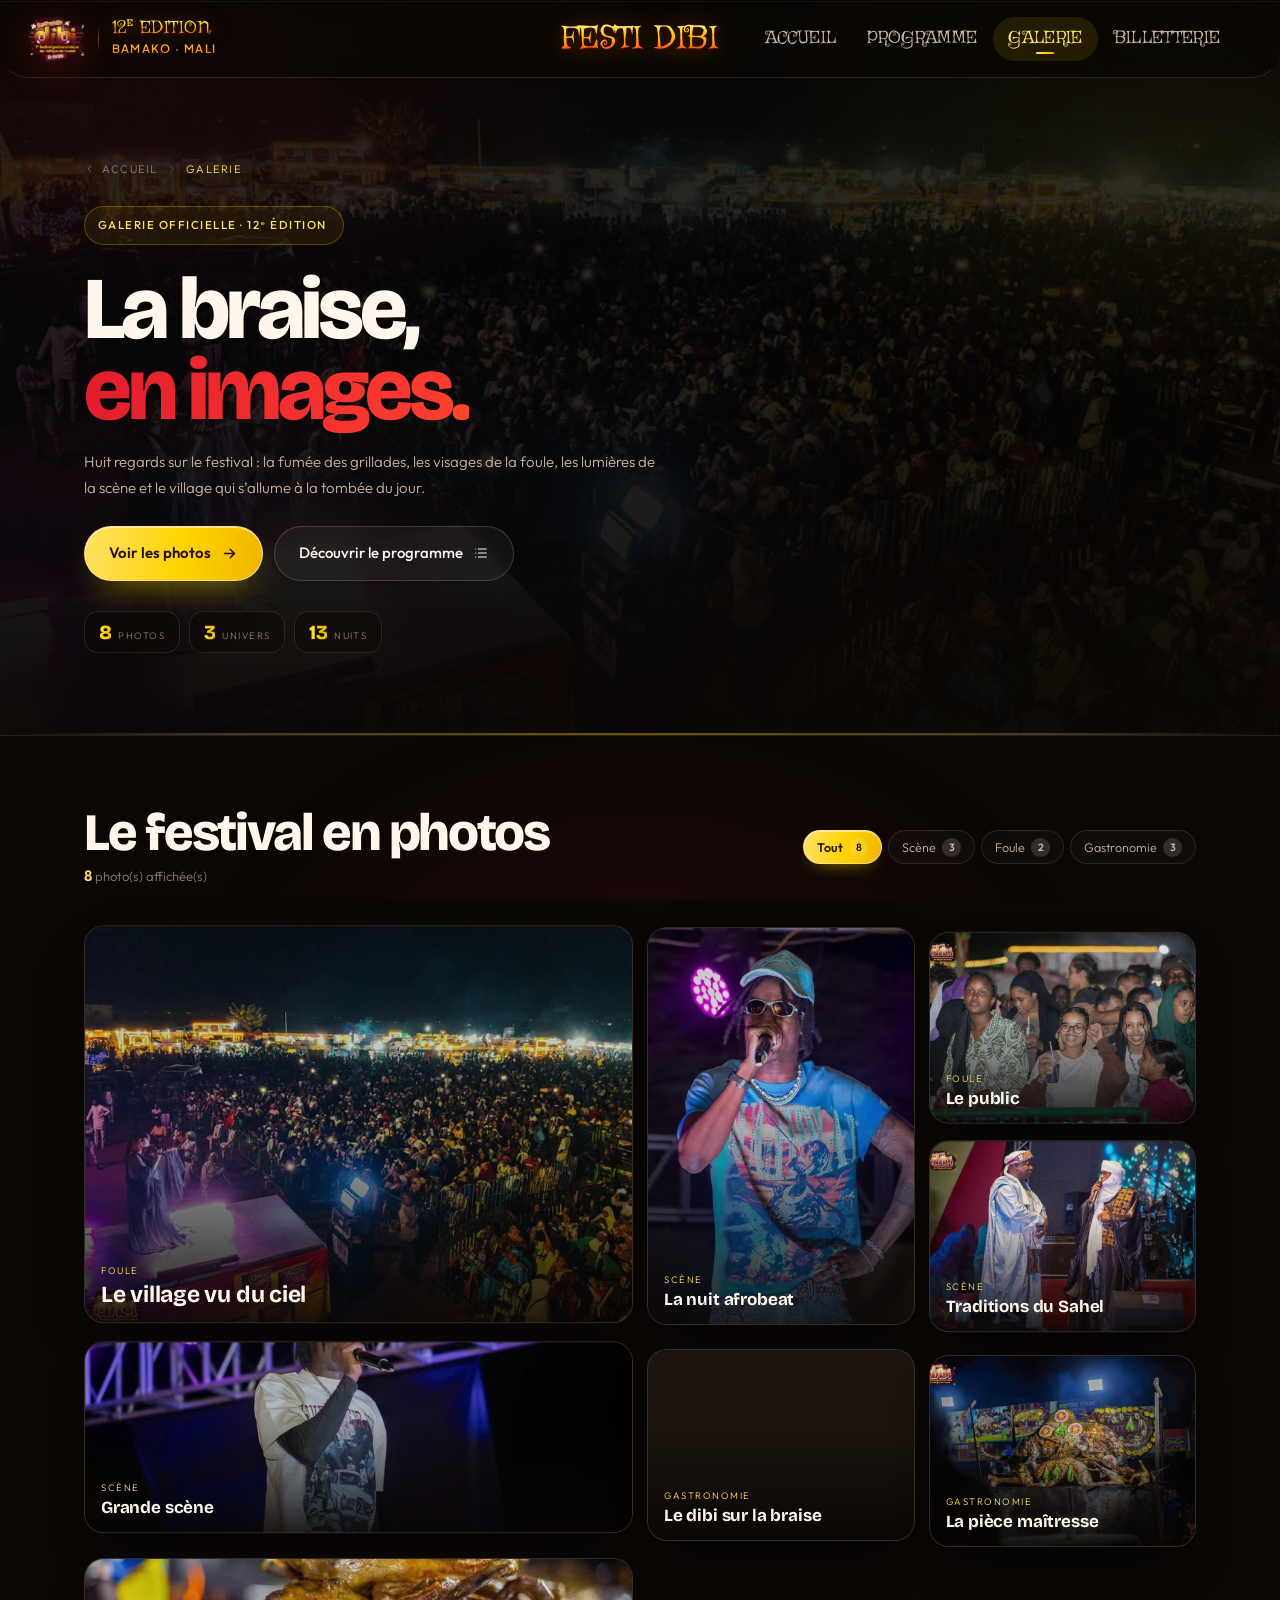
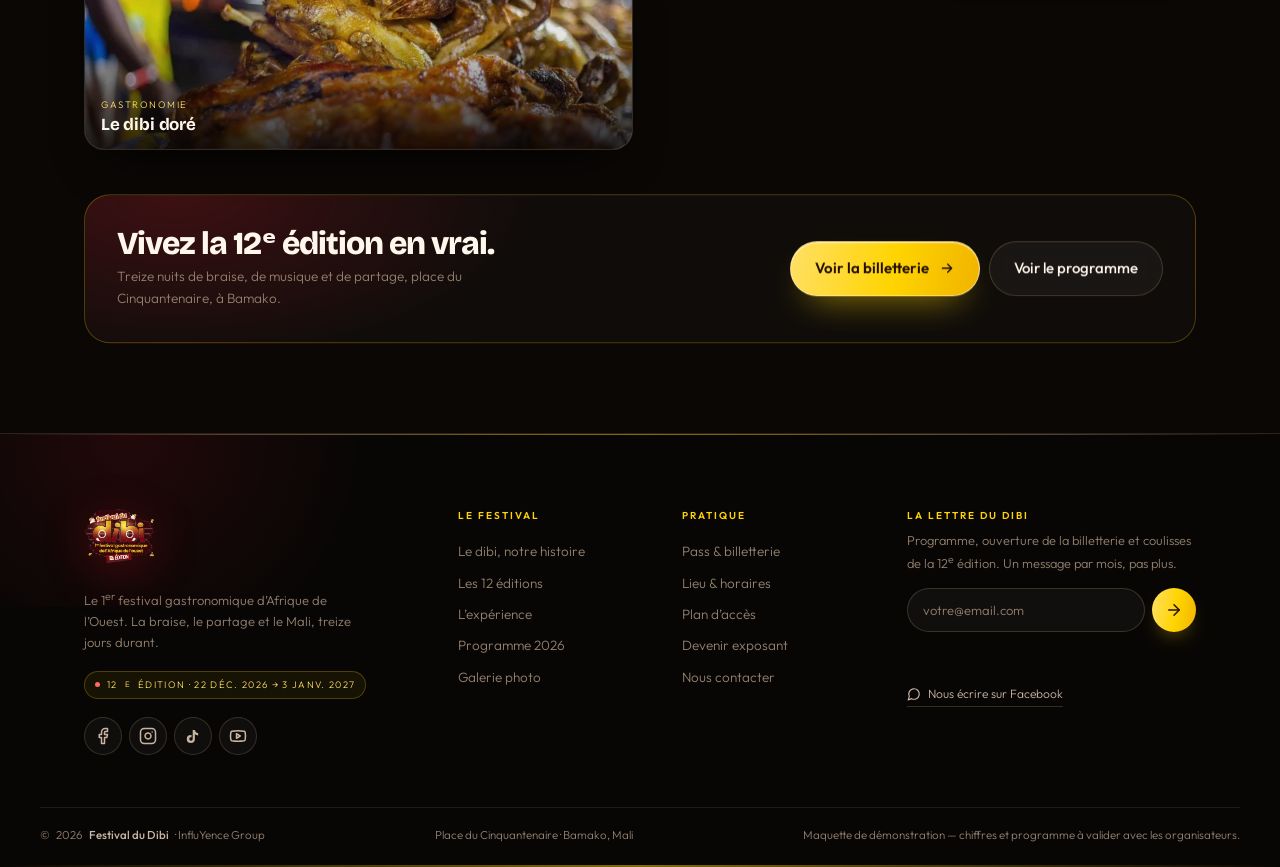
<file: galerie.html>
<!DOCTYPE html>
<html lang="fr">
<head>
<meta charset="utf-8">
<meta name="viewport" content="width=device-width, initial-scale=1, viewport-fit=cover">
<title>Galerie — Festival du Dibi · 12ᵉ édition</title>
<meta name="description" content="La galerie photo du Festival du Dibi : la braise, les grilladiers, la foule et les nuits de concert à Bamako.">
<meta name="theme-color" content="#0A0705">
<meta name="color-scheme" content="dark">
<meta name="apple-mobile-web-app-capable" content="yes">
<meta name="apple-mobile-web-app-status-bar-style" content="black-translucent">
<meta name="apple-mobile-web-app-title" content="Festi Dibi">

<script>document.documentElement.classList.add("js");</script>

<link rel="manifest" href="manifest.webmanifest">
<link rel="icon" href="assets/logo-mark.png" type="image/png">
<link rel="apple-touch-icon" href="assets/apple-touch-icon.png">

<meta property="og:type" content="website">
<meta property="og:title" content="Galerie — Festival du Dibi">
<meta property="og:description" content="Huit regards sur la braise, la foule et les nuits du Festival du Dibi.">
<meta property="og:image" content="assets/photos/og-festival.jpg">
<meta property="og:image:width" content="1200">
<meta property="og:image:height" content="630">
<meta name="twitter:card" content="summary_large_image">

<link rel="preconnect" href="https://fonts.googleapis.com">
<link rel="preconnect" href="https://fonts.gstatic.com" crossorigin>
<link href="https://fonts.googleapis.com/css2?family=Griffy&family=Plus+Jakarta+Sans:wght@500;600;700;800&family=Bricolage+Grotesque:opsz,wght@12..96,400;12..96,600;12..96,700;12..96,800&family=Outfit:wght@300;400;500;600&display=swap" rel="stylesheet">

<link rel="preload" as="image" href="assets/photos/aerial-1600.webp" imagesrcset="assets/photos/aerial-800.webp 800w, assets/photos/aerial-1600.webp 1600w" imagesizes="100vw">

<link rel="stylesheet" href="css/styles.css">
<link rel="stylesheet" href="css/header.css">
<link rel="stylesheet" href="css/pages.css">
</head>
<body>

<a class="skip" href="#galerie">Aller à la galerie</a>

<main id="contenu">

<!-- ============================== EN-TÊTE ============================== -->
<section class="page-hero" aria-labelledby="pageTitle">
  <div class="page-hero__bg" aria-hidden="true">
    <img src="assets/photos/aerial-1600.webp"
         srcset="assets/photos/aerial-800.webp 800w, assets/photos/aerial-1600.webp 1600w"
         sizes="100vw" width="1600" height="1066" alt="" fetchpriority="high" decoding="async">
  </div>

  <div class="wrap">
    <div class="page-hero__inner">
      <nav class="crumbs" aria-label="Fil d’Ariane">
        <a href="index.html">
          <svg width="12" height="12" viewBox="0 0 24 24" fill="none" aria-hidden="true"><path d="m14 6-6 6 6 6" stroke="currentColor" stroke-width="2" stroke-linecap="round" stroke-linejoin="round"/></svg>
          Accueil
        </a>
        <svg width="10" height="10" viewBox="0 0 24 24" fill="none" aria-hidden="true"><path d="m9 6 6 6-6 6" stroke="currentColor" stroke-width="2" stroke-linecap="round" stroke-linejoin="round"/></svg>
        <span aria-current="page">Galerie</span>
      </nav>

      <p class="chip" data-hero>Galerie officielle · 12ᵉ édition</p>

      <h1 class="page-title" id="pageTitle" data-hero>
        La braise,<br><span class="grad">en images.</span>
      </h1>

      <p class="page-lede" data-hero>
        Huit regards sur le festival : la fumée des grillades, les visages de la foule,
        les lumières de la scène et le village qui s’allume à la tombée du jour.
      </p>

      <div class="page-hero__actions" data-hero>
        <a class="btn btn--primary" href="#galerie">
          Voir les photos
          <svg class="arrow" width="17" height="17" viewBox="0 0 24 24" fill="none" aria-hidden="true"><path d="M5 12h14M13 6l6 6-6 6" stroke="currentColor" stroke-width="2.2" stroke-linecap="round" stroke-linejoin="round"/></svg>
        </a>
        <a class="btn btn--ghost" href="lineup.html">
          Découvrir le programme
          <svg width="16" height="16" viewBox="0 0 24 24" fill="none" aria-hidden="true"><path d="M8 6h12M8 12h12M8 18h12M4 6h.01M4 12h.01M4 18h.01" stroke="currentColor" stroke-width="1.8" stroke-linecap="round"/></svg>
        </a>
      </div>

      <div class="facts" data-hero>
        <span class="fact"><b>8</b><span>photos</span></span>
        <span class="fact"><b>3</b><span>univers</span></span>
        <span class="fact"><b>13</b><span>nuits</span></span>
      </div>
    </div>
  </div>
</section>

<!-- =============================== GALERIE ============================== -->
<section class="gallery-section" id="galerie" aria-labelledby="galleryTitle">
  <div class="wrap">
    <div class="gallery-toolbar">
      <div>
        <h2 class="h2" id="galleryTitle" style="margin-bottom:4px">Le festival en photos</h2>
        <p class="gallery-toolbar__count">
          <output data-gallery-count aria-live="polite">8</output> photo(s) affichée(s)
        </p>
      </div>

      <div class="flt__row" role="group" aria-label="Filtrer la galerie">
        <button class="fchip" type="button" data-gallery-filter="all" aria-pressed="true">Tout</button>
        <button class="fchip" type="button" data-gallery-filter="scene" aria-pressed="false">Scène</button>
        <button class="fchip" type="button" data-gallery-filter="foule" aria-pressed="false">Foule</button>
        <button class="fchip" type="button" data-gallery-filter="gastronomie" aria-pressed="false">Gastronomie</button>
      </div>
    </div>

    <div class="gallery-grid" data-stagger>

      <figure class="shot shot--big" data-gallery-item data-cat="foule" data-stagger-item>
        <button class="shot__btn" type="button" data-lightbox
                data-full="assets/photos/aerial-1600.webp"
                data-title="Le village vu du ciel" data-cat="Foule">
          <img src="assets/photos/aerial-800.webp"
               srcset="assets/photos/aerial-800.webp 800w, assets/photos/aerial-1600.webp 1600w"
               sizes="(max-width: 760px) 92vw, (max-width: 1080px) 62vw, 48vw"
               width="1600" height="1066" alt="Vue aérienne du village du Festival du Dibi, la nuit"
               loading="lazy" decoding="async">
          <span class="shot__overlay"></span>
          <span class="shot__zoom"><svg width="15" height="15" viewBox="0 0 24 24" fill="none" aria-hidden="true"><path d="M14 4h6v6M20 4l-7 7M10 20H4v-6M4 20l7-7" stroke="currentColor" stroke-width="1.8" stroke-linecap="round"/></svg></span>
          <span class="shot__cap"><span>Foule</span><b>Le village vu du ciel</b></span>
        </button>
      </figure>

      <figure class="shot shot--tall" data-gallery-item data-cat="scene" data-stagger-item>
        <button class="shot__btn" type="button" data-lightbox
                data-full="assets/photos/singer-blue-1600.webp"
                data-title="La nuit afrobeat" data-cat="Scène">
          <img src="assets/photos/singer-blue-800.webp"
               srcset="assets/photos/singer-blue-800.webp 800w, assets/photos/singer-blue-1600.webp 1600w"
               sizes="(max-width: 760px) 46vw, (max-width: 1080px) 31vw, 24vw"
               width="1600" height="1066" alt="Un chanteur sur la scène du festival, éclairage bleu"
               loading="lazy" decoding="async">
          <span class="shot__overlay"></span>
          <span class="shot__zoom"><svg width="15" height="15" viewBox="0 0 24 24" fill="none" aria-hidden="true"><path d="M14 4h6v6M20 4l-7 7M10 20H4v-6M4 20l7-7" stroke="currentColor" stroke-width="1.8" stroke-linecap="round"/></svg></span>
          <span class="shot__cap"><span>Scène</span><b>La nuit afrobeat</b></span>
        </button>
      </figure>

      <figure class="shot shot--wide" data-gallery-item data-cat="scene" data-stagger-item>
        <button class="shot__btn" type="button" data-lightbox
                data-full="assets/photos/singer-white-1600.webp"
                data-title="Grande scène" data-cat="Scène">
          <img src="assets/photos/singer-white-800.webp"
               srcset="assets/photos/singer-white-800.webp 800w, assets/photos/singer-white-1600.webp 1600w"
               sizes="(max-width: 760px) 46vw, (max-width: 1080px) 31vw, 24vw"
               width="1280" height="960" alt="Un artiste en concert sur la grande scène du festival"
               loading="lazy" decoding="async">
          <span class="shot__overlay"></span>
          <span class="shot__zoom"><svg width="15" height="15" viewBox="0 0 24 24" fill="none" aria-hidden="true"><path d="M14 4h6v6M20 4l-7 7M10 20H4v-6M4 20l7-7" stroke="currentColor" stroke-width="1.8" stroke-linecap="round"/></svg></span>
          <span class="shot__cap"><span>Scène</span><b>Grande scène</b></span>
        </button>
      </figure>

      <figure class="shot" data-gallery-item data-cat="foule" data-stagger-item>
        <button class="shot__btn" type="button" data-lightbox
                data-full="assets/photos/crowd-girls-1600.webp"
                data-title="Le public" data-cat="Foule">
          <img src="assets/photos/crowd-girls-800.webp"
               srcset="assets/photos/crowd-girls-800.webp 800w, assets/photos/crowd-girls-1600.webp 1600w"
               sizes="(max-width: 760px) 46vw, (max-width: 1080px) 31vw, 24vw"
               width="1600" height="1066" alt="Des festivalières souriantes dans la foule"
               loading="lazy" decoding="async">
          <span class="shot__overlay"></span>
          <span class="shot__zoom"><svg width="15" height="15" viewBox="0 0 24 24" fill="none" aria-hidden="true"><path d="M14 4h6v6M20 4l-7 7M10 20H4v-6M4 20l7-7" stroke="currentColor" stroke-width="1.8" stroke-linecap="round"/></svg></span>
          <span class="shot__cap"><span>Foule</span><b>Le public</b></span>
        </button>
      </figure>

      <figure class="shot" data-gallery-item data-cat="scene" data-stagger-item>
        <button class="shot__btn" type="button" data-lightbox
                data-full="assets/photos/stage-tradition-1600.webp"
                data-title="Traditions du Sahel" data-cat="Scène">
          <img src="assets/photos/stage-tradition-800.webp"
               srcset="assets/photos/stage-tradition-800.webp 800w, assets/photos/stage-tradition-1600.webp 1600w"
               sizes="(max-width: 760px) 46vw, (max-width: 1080px) 31vw, 24vw"
               width="1600" height="1066" alt="Deux hommes en tenue traditionnelle sur la scène"
               loading="lazy" decoding="async">
          <span class="shot__overlay"></span>
          <span class="shot__zoom"><svg width="15" height="15" viewBox="0 0 24 24" fill="none" aria-hidden="true"><path d="M14 4h6v6M20 4l-7 7M10 20H4v-6M4 20l7-7" stroke="currentColor" stroke-width="1.8" stroke-linecap="round"/></svg></span>
          <span class="shot__cap"><span>Scène</span><b>Traditions du Sahel</b></span>
        </button>
      </figure>

      <figure class="shot" data-gallery-item data-cat="gastronomie" data-stagger-item>
        <button class="shot__btn" type="button" data-lightbox
                data-full="assets/photos/grill-skewers-1600.webp"
                data-title="Le dibi sur la braise" data-cat="Gastronomie">
          <img src="assets/photos/grill-skewers-800.webp"
               srcset="assets/photos/grill-skewers-800.webp 800w, assets/photos/grill-skewers-1600.webp 1600w"
               sizes="(max-width: 760px) 46vw, (max-width: 1080px) 31vw, 24vw"
               width="1600" height="1066" alt="Dibi entier embroché et grillé sur la braise"
               loading="lazy" decoding="async">
          <span class="shot__overlay"></span>
          <span class="shot__zoom"><svg width="15" height="15" viewBox="0 0 24 24" fill="none" aria-hidden="true"><path d="M14 4h6v6M20 4l-7 7M10 20H4v-6M4 20l7-7" stroke="currentColor" stroke-width="1.8" stroke-linecap="round"/></svg></span>
          <span class="shot__cap"><span>Gastronomie</span><b>Le dibi sur la braise</b></span>
        </button>
      </figure>

      <figure class="shot shot--wide" data-gallery-item data-cat="gastronomie" data-stagger-item>
        <button class="shot__btn" type="button" data-lightbox
                data-full="assets/photos/grill-close-1600.webp"
                data-title="Le dibi doré" data-cat="Gastronomie">
          <img src="assets/photos/grill-close-800.webp"
               srcset="assets/photos/grill-close-800.webp 800w, assets/photos/grill-close-1600.webp 1600w"
               sizes="(max-width: 760px) 92vw, (max-width: 1080px) 62vw, 48vw"
               width="1600" height="1066" alt="Dibi grillé, doré et croustillant, découpé sur la braise"
               loading="lazy" decoding="async">
          <span class="shot__overlay"></span>
          <span class="shot__zoom"><svg width="15" height="15" viewBox="0 0 24 24" fill="none" aria-hidden="true"><path d="M14 4h6v6M20 4l-7 7M10 20H4v-6M4 20l7-7" stroke="currentColor" stroke-width="1.8" stroke-linecap="round"/></svg></span>
          <span class="shot__cap"><span>Gastronomie</span><b>Le dibi doré</b></span>
        </button>
      </figure>

      <figure class="shot" data-gallery-item data-cat="gastronomie" data-stagger-item>
        <button class="shot__btn" type="button" data-lightbox
                data-full="assets/photos/grill-stall-1600.webp"
                data-title="La pièce maîtresse" data-cat="Gastronomie">
          <img src="assets/photos/grill-stall-800.webp"
               srcset="assets/photos/grill-stall-800.webp 800w, assets/photos/grill-stall-1600.webp 1600w"
               sizes="(max-width: 760px) 46vw, (max-width: 1080px) 31vw, 24vw"
               width="1600" height="1066" alt="Une pièce de dibi décorée, présentée sous les projecteurs la nuit"
               loading="lazy" decoding="async">
          <span class="shot__overlay"></span>
          <span class="shot__zoom"><svg width="15" height="15" viewBox="0 0 24 24" fill="none" aria-hidden="true"><path d="M14 4h6v6M20 4l-7 7M10 20H4v-6M4 20l7-7" stroke="currentColor" stroke-width="1.8" stroke-linecap="round"/></svg></span>
          <span class="shot__cap"><span>Gastronomie</span><b>La pièce maîtresse</b></span>
        </button>
      </figure>

    </div>

    <div class="empty" data-gallery-empty hidden>
      <span class="empty__ico">
        <svg width="22" height="22" viewBox="0 0 24 24" fill="none" aria-hidden="true"><path d="M4 7h16v12H4V7Zm0 4 5-3 4 3 3-2 4 3" stroke="currentColor" stroke-width="1.7" stroke-linejoin="round"/><circle cx="15.5" cy="10.5" r="1" fill="currentColor"/></svg>
      </span>
      <b>Aucune photo dans cette catégorie</b>
      <p>Essayez un autre filtre pour retrouver la braise, la foule ou les grilladiers.</p>
      <button class="btn btn--outline btn--sm" type="button" data-gallery-filter="all">Tout afficher</button>
    </div>

    <div class="gallery-cta" data-reveal>
      <div>
        <h2>Vivez la 12ᵉ édition en vrai.</h2>
        <p>Treize nuits de braise, de musique et de partage, place du Cinquantenaire, à Bamako.</p>
      </div>
      <div class="gallery-cta__actions">
        <a class="btn btn--primary" href="index.html#billetterie">
          Voir la billetterie
          <svg class="arrow" width="16" height="16" viewBox="0 0 24 24" fill="none" aria-hidden="true"><path d="M5 12h14M13 6l6 6-6 6" stroke="currentColor" stroke-width="2" stroke-linecap="round" stroke-linejoin="round"/></svg>
        </a>
        <a class="btn btn--ghost" href="lineup.html">Voir le programme</a>
      </div>
    </div>
  </div>
</section>

</main>

<script src="js/vendor/motion.min.js" defer></script>
<script src="js/motion.js" defer></script>
<script src="js/header.js" defer></script>
<script src="js/gallery.js" defer></script>
<script src="js/app.js" defer></script>
<script>
/* compteur de photos par catégorie, ajouté aux pastilles de filtre */
document.addEventListener("DOMContentLoaded", function () {
  var items = document.querySelectorAll("[data-gallery-item]");
  var chips = document.querySelectorAll("[data-gallery-filter]");
  if (!items.length || !chips.length) return;
  var counts = { all: items.length };
  Array.prototype.forEach.call(items, function (i) {
    var c = i.getAttribute("data-cat");
    if (c) counts[c] = (counts[c] || 0) + 1;
  });
  Array.prototype.forEach.call(chips, function (chip) {
    if (chip.querySelector(".fchip__n")) return;
    var key = chip.getAttribute("data-gallery-filter");
    var n = counts[key] || 0;
    if (!n) return;
    var s = document.createElement("span");
    s.className = "fchip__count";
    s.textContent = n;
    chip.appendChild(s);
  });
});
</script>
</body>
</html>
</file>
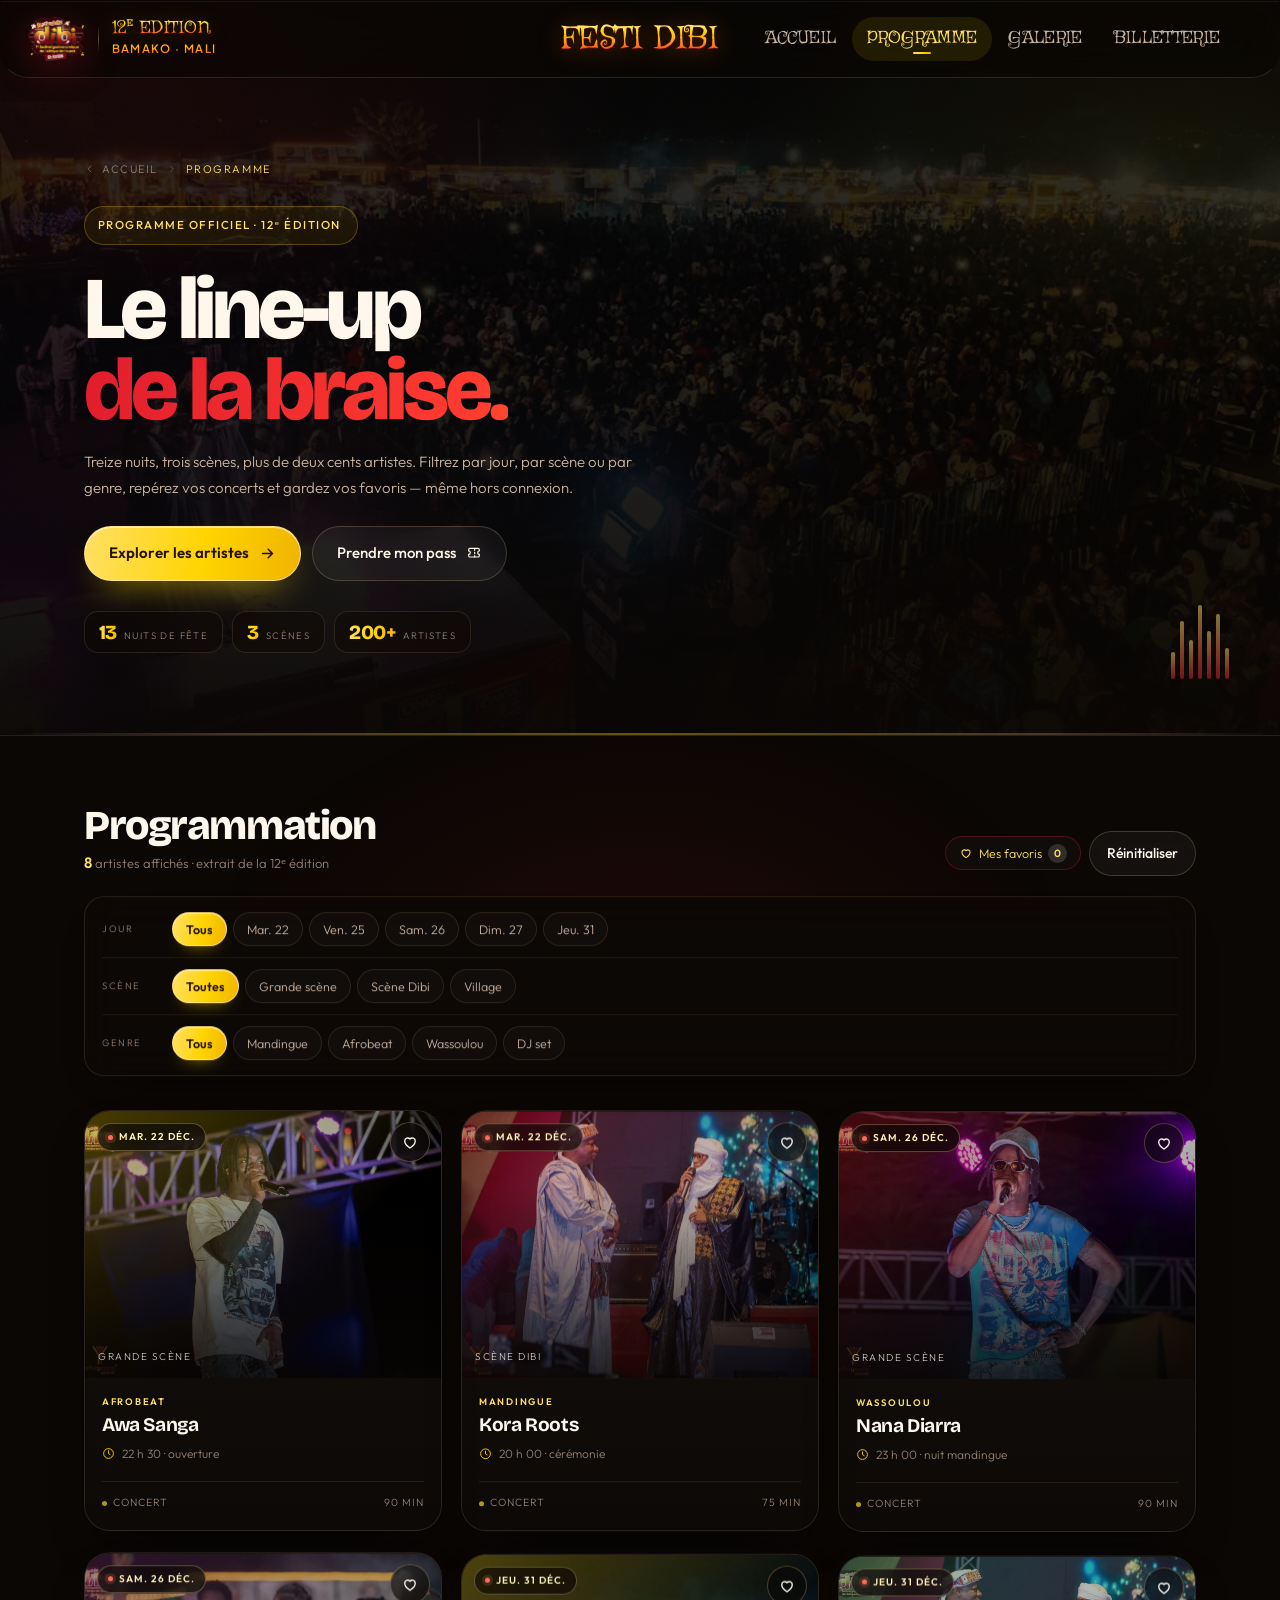
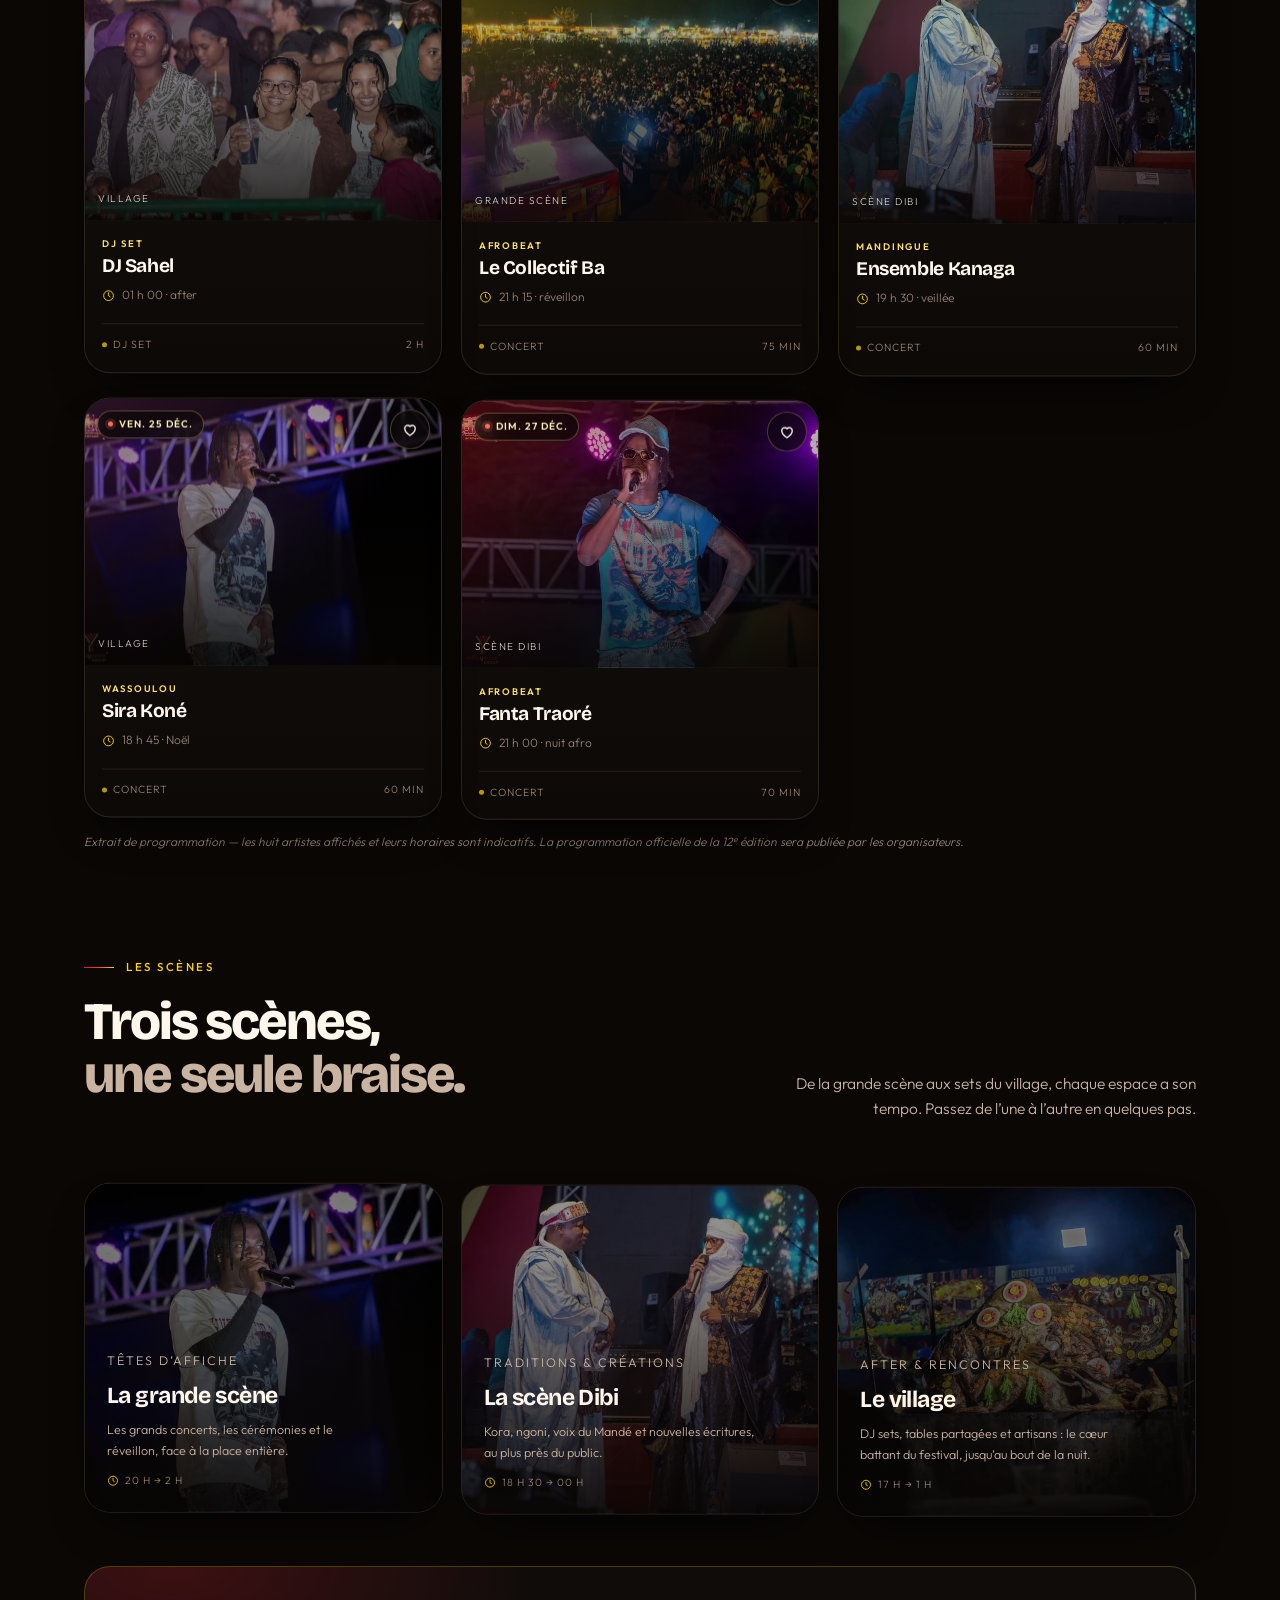
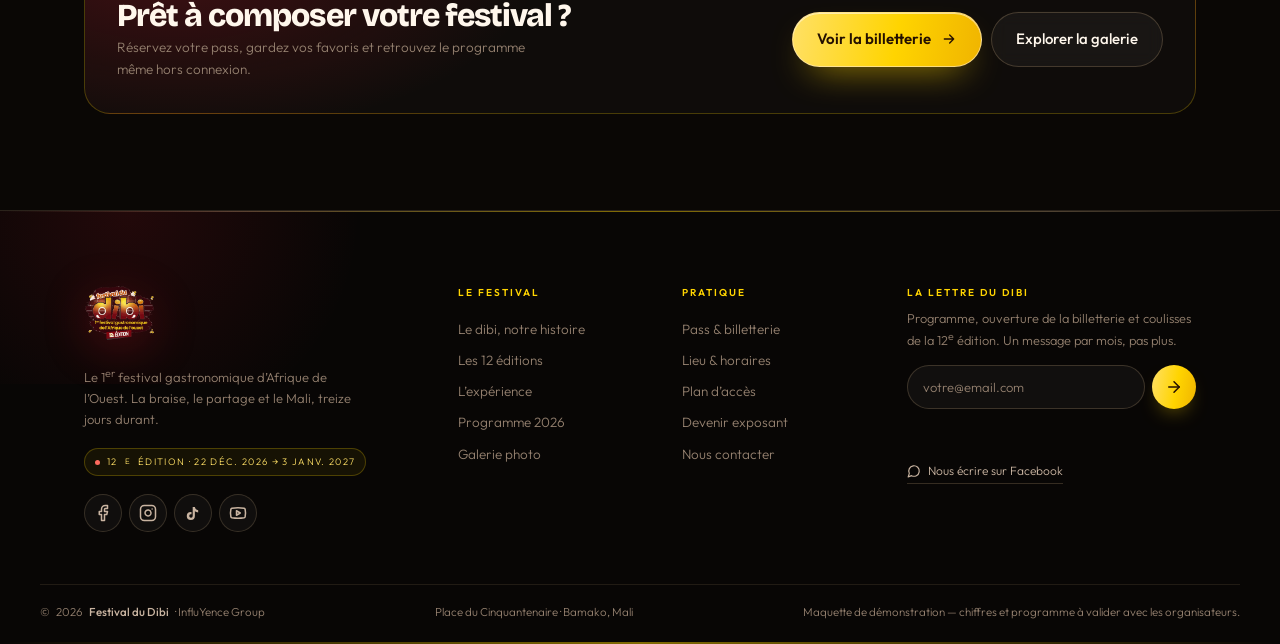
<file: lineup.html>
<!DOCTYPE html>
<html lang="fr">
<head>
<meta charset="utf-8">
<meta name="viewport" content="width=device-width, initial-scale=1, viewport-fit=cover">
<title>Programme — Festival du Dibi · 12ᵉ édition</title>
<meta name="description" content="Le line-up du Festival du Dibi : filtrez les artistes par jour, par scène et par genre, et composez votre programme du 22 décembre 2026 au 3 janvier 2027.">
<meta name="theme-color" content="#0A0705">
<meta name="color-scheme" content="dark">
<meta name="apple-mobile-web-app-capable" content="yes">
<meta name="apple-mobile-web-app-status-bar-style" content="black-translucent">
<meta name="apple-mobile-web-app-title" content="Festi Dibi">

<script>document.documentElement.classList.add("js");</script>

<link rel="manifest" href="manifest.webmanifest">
<link rel="icon" href="assets/logo-mark.png" type="image/png">
<link rel="apple-touch-icon" href="assets/apple-touch-icon.png">

<meta property="og:type" content="website">
<meta property="og:title" content="Programme — Festival du Dibi">
<meta property="og:description" content="Treize nuits de concerts et de braise. Découvrez le line-up de la 12ᵉ édition.">
<meta property="og:image" content="assets/photos/og-festival.jpg">
<meta property="og:image:width" content="1200">
<meta property="og:image:height" content="630">
<meta name="twitter:card" content="summary_large_image">

<link rel="preconnect" href="https://fonts.googleapis.com">
<link rel="preconnect" href="https://fonts.gstatic.com" crossorigin>
<link href="https://fonts.googleapis.com/css2?family=Griffy&family=Plus+Jakarta+Sans:wght@500;600;700;800&family=Bricolage+Grotesque:opsz,wght@12..96,400;12..96,600;12..96,700;12..96,800&family=Outfit:wght@300;400;500;600&display=swap" rel="stylesheet">

<link rel="preload" as="image" href="assets/photos/aerial-1600.webp" imagesrcset="assets/photos/aerial-800.webp 800w, assets/photos/aerial-1600.webp 1600w" imagesizes="100vw">

<link rel="stylesheet" href="css/styles.css">
<link rel="stylesheet" href="css/header.css">
<link rel="stylesheet" href="css/pages.css">
</head>
<body>

<a class="skip" href="#lineup">Aller à la programmation</a>

<main id="contenu">

<!-- ============================== EN-TÊTE ============================== -->
<section class="page-hero" aria-labelledby="pageTitle">
  <div class="page-hero__bg" aria-hidden="true">
    <img src="assets/photos/aerial-1600.webp"
         srcset="assets/photos/aerial-800.webp 800w, assets/photos/aerial-1600.webp 1600w"
         sizes="100vw" width="1600" height="1067" alt="" fetchpriority="high" decoding="async">
  </div>

  <div class="wrap">
    <div class="page-hero__inner">
      <nav class="crumbs" aria-label="Fil d’Ariane">
        <a href="index.html">
          <svg width="12" height="12" viewBox="0 0 24 24" fill="none" aria-hidden="true"><path d="m14 6-6 6 6 6" stroke="currentColor" stroke-width="2" stroke-linecap="round" stroke-linejoin="round"/></svg>
          Accueil
        </a>
        <svg width="10" height="10" viewBox="0 0 24 24" fill="none" aria-hidden="true"><path d="m9 6 6 6-6 6" stroke="currentColor" stroke-width="2" stroke-linecap="round" stroke-linejoin="round"/></svg>
        <span aria-current="page">Programme</span>
      </nav>

      <p class="chip" data-hero>Programme officiel · 12ᵉ édition</p>

      <h1 class="page-title" id="pageTitle" data-hero>
        Le line-up<br><span class="grad">de la braise.</span>
      </h1>

      <p class="page-lede" data-hero>
        Treize nuits, trois scènes, plus de deux cents artistes. Filtrez par jour,
        par scène ou par genre, repérez vos concerts et gardez vos favoris —
        même hors connexion.
      </p>

      <div class="page-hero__actions" data-hero>
        <a class="btn btn--primary" href="#lineup">
          Explorer les artistes
          <svg class="arrow" width="17" height="17" viewBox="0 0 24 24" fill="none" aria-hidden="true"><path d="M5 12h14M13 6l6 6-6 6" stroke="currentColor" stroke-width="2.2" stroke-linecap="round" stroke-linejoin="round"/></svg>
        </a>
        <a class="btn btn--ghost" href="index.html#billetterie">
          Prendre mon pass
          <svg width="16" height="16" viewBox="0 0 24 24" fill="none" aria-hidden="true"><path d="M4 9V7a2 2 0 0 1 2-2h12a2 2 0 0 1 2 2v2a2.5 2.5 0 0 0 0 5v2a2 2 0 0 1-2 2H6a2 2 0 0 1-2-2v-2a2.5 2.5 0 0 0 0-5Z" stroke="currentColor" stroke-width="1.7" stroke-linejoin="round"/><path d="M13 6v2m0 3v2m0 3v2" stroke="currentColor" stroke-width="1.7" stroke-linecap="round"/></svg>
        </a>
      </div>

      <div class="facts" data-hero>
        <span class="fact"><b>13</b><span>nuits de fête</span></span>
        <span class="fact"><b>3</b><span>scènes</span></span>
        <span class="fact"><b>200+</b><span>artistes</span></span>
      </div>
    </div>
  </div>

  <div class="eq" aria-hidden="true">
    <span></span><span></span><span></span><span></span><span></span><span></span><span></span>
  </div>
</section>

<!-- ============================ PROGRAMMATION =========================== -->
<section class="lineup-section" id="lineup" aria-labelledby="lineupTitle">
  <div class="wrap">
    <div class="lineup-top">
      <div>
        <h2 id="lineupTitle">Programmation</h2>
        <p class="lineup-meta">
          <output data-lineup-count aria-live="polite">8</output> artistes affichés
          <span aria-hidden="true">·</span> extrait de la 12ᵉ édition
        </p>
      </div>

      <div class="lineup-top__actions">
        <button class="fchip fchip--fav" type="button" data-fav-toggle aria-pressed="false">
          <svg width="14" height="14" viewBox="0 0 24 24" fill="none" aria-hidden="true"><path d="M12 20s-7-4.4-7-9.3A4 4 0 0 1 12 8a4 4 0 0 1 7 2.7C19 15.6 12 20 12 20Z" stroke="currentColor" stroke-width="1.8" stroke-linejoin="round"/></svg>
          Mes favoris
          <span class="fchip__count" data-fav-count>0</span>
        </button>
        <button class="btn btn--sm btn--ghost" type="button" data-lineup-reset>
          Réinitialiser
        </button>
      </div>
    </div>

    <!-- Filtres -->
    <div class="lineup-filters" data-reveal>
      <div class="flt">
        <span class="flt__label" id="fltDayLabel">Jour</span>
        <div class="flt__row" role="group" aria-labelledby="fltDayLabel">
          <button class="fchip" type="button" data-filter="day" data-value="all" aria-pressed="true">Tous</button>
          <button class="fchip" type="button" data-filter="day" data-value="22" aria-pressed="false">Mar. 22</button>
          <button class="fchip" type="button" data-filter="day" data-value="25" aria-pressed="false">Ven. 25</button>
          <button class="fchip" type="button" data-filter="day" data-value="26" aria-pressed="false">Sam. 26</button>
          <button class="fchip" type="button" data-filter="day" data-value="27" aria-pressed="false">Dim. 27</button>
          <button class="fchip" type="button" data-filter="day" data-value="31" aria-pressed="false">Jeu. 31</button>
        </div>
      </div>

      <div class="flt">
        <span class="flt__label" id="fltSceneLabel">Scène</span>
        <div class="flt__row" role="group" aria-labelledby="fltSceneLabel">
          <button class="fchip" type="button" data-filter="scene" data-value="all" aria-pressed="true">Toutes</button>
          <button class="fchip" type="button" data-filter="scene" data-value="grande" aria-pressed="false">Grande scène</button>
          <button class="fchip" type="button" data-filter="scene" data-value="dibi" aria-pressed="false">Scène Dibi</button>
          <button class="fchip" type="button" data-filter="scene" data-value="village" aria-pressed="false">Village</button>
        </div>
      </div>

      <div class="flt">
        <span class="flt__label" id="fltGenreLabel">Genre</span>
        <div class="flt__row" role="group" aria-labelledby="fltGenreLabel">
          <button class="fchip" type="button" data-filter="genre" data-value="all" aria-pressed="true">Tous</button>
          <button class="fchip" type="button" data-filter="genre" data-value="mandingue" aria-pressed="false">Mandingue</button>
          <button class="fchip" type="button" data-filter="genre" data-value="afrobeat" aria-pressed="false">Afrobeat</button>
          <button class="fchip" type="button" data-filter="genre" data-value="wassoulou" aria-pressed="false">Wassoulou</button>
          <button class="fchip" type="button" data-filter="genre" data-value="dj" aria-pressed="false">DJ set</button>
        </div>
      </div>
    </div>

    <!-- Grille d’artistes -->
    <div class="artist-grid" data-stagger>

      <article class="artist artist--gold" data-artist data-stagger-item
               data-id="awa-sanga" data-name="Awa Sanga"
               data-day="22" data-scene="grande" data-genre="afrobeat">
        <div class="artist__media">
          <img src="assets/photos/singer-white-800.webp"
               srcset="assets/photos/singer-white-800.webp 800w, assets/photos/singer-white-1600.webp 1600w"
               sizes="(max-width: 760px) 92vw, (max-width: 1080px) 46vw, 30vw"
               width="1280" height="960" alt="Ambiance de concert sur la grande scène du festival"
               loading="lazy" decoding="async">
          <span class="artist__shade"></span>
          <span class="artist__day"><i></i>Mar. 22 déc.</span>
          <button class="artist__fav" type="button" data-fav aria-pressed="false" aria-label="Ajouter aux favoris : Awa Sanga">
            <svg width="18" height="18" viewBox="0 0 24 24" fill="none" aria-hidden="true"><path d="M12 20s-7-4.4-7-9.3A4 4 0 0 1 12 8a4 4 0 0 1 7 2.7C19 15.6 12 20 12 20Z" stroke="currentColor" stroke-width="1.8" stroke-linejoin="round"/></svg>
          </button>
          <span class="artist__scene">Grande scène</span>
        </div>
        <div class="artist__body">
          <p class="artist__genre">Afrobeat</p>
          <h3>Awa Sanga</h3>
          <p class="artist__meta">
            <svg width="13" height="13" viewBox="0 0 24 24" fill="none" aria-hidden="true"><circle cx="12" cy="12" r="9" stroke="currentColor" stroke-width="1.7"/><path d="M12 7v5l3 2" stroke="currentColor" stroke-width="1.7" stroke-linecap="round"/></svg>
            22 h 30 · ouverture
          </p>
          <p class="artist__foot"><span><i></i>Concert</span><span>90 min</span></p>
        </div>
      </article>

      <article class="artist artist--ember" data-artist data-stagger-item
               data-id="kora-roots" data-name="Kora Roots"
               data-day="22" data-scene="dibi" data-genre="mandingue">
        <div class="artist__media">
          <img src="assets/photos/stage-tradition-800.webp"
               srcset="assets/photos/stage-tradition-800.webp 800w, assets/photos/stage-tradition-1600.webp 1600w"
               sizes="(max-width: 760px) 92vw, (max-width: 1080px) 46vw, 30vw"
               width="1600" height="1066" alt="Musiciens en tenue traditionnelle sur la scène du festival"
               loading="lazy" decoding="async">
          <span class="artist__shade"></span>
          <span class="artist__day"><i></i>Mar. 22 déc.</span>
          <button class="artist__fav" type="button" data-fav aria-pressed="false" aria-label="Ajouter aux favoris : Kora Roots">
            <svg width="18" height="18" viewBox="0 0 24 24" fill="none" aria-hidden="true"><path d="M12 20s-7-4.4-7-9.3A4 4 0 0 1 12 8a4 4 0 0 1 7 2.7C19 15.6 12 20 12 20Z" stroke="currentColor" stroke-width="1.8" stroke-linejoin="round"/></svg>
          </button>
          <span class="artist__scene">Scène Dibi</span>
        </div>
        <div class="artist__body">
          <p class="artist__genre">Mandingue</p>
          <h3>Kora Roots</h3>
          <p class="artist__meta">
            <svg width="13" height="13" viewBox="0 0 24 24" fill="none" aria-hidden="true"><circle cx="12" cy="12" r="9" stroke="currentColor" stroke-width="1.7"/><path d="M12 7v5l3 2" stroke="currentColor" stroke-width="1.7" stroke-linecap="round"/></svg>
            20 h 00 · cérémonie
          </p>
          <p class="artist__foot"><span><i></i>Concert</span><span>75 min</span></p>
        </div>
      </article>

      <article class="artist artist--ember" data-artist data-stagger-item
               data-id="nana-diarra" data-name="Nana Diarra"
               data-day="26" data-scene="grande" data-genre="wassoulou">
        <div class="artist__media">
          <img src="assets/photos/singer-blue-800.webp"
               srcset="assets/photos/singer-blue-800.webp 800w, assets/photos/singer-blue-1600.webp 1600w"
               sizes="(max-width: 760px) 92vw, (max-width: 1080px) 46vw, 30vw"
               width="1600" height="1066" alt="Chanteuse sur la grande scène, éclairage bleu et braise"
               loading="lazy" decoding="async">
          <span class="artist__shade"></span>
          <span class="artist__day"><i></i>Sam. 26 déc.</span>
          <button class="artist__fav" type="button" data-fav aria-pressed="false" aria-label="Ajouter aux favoris : Nana Diarra">
            <svg width="18" height="18" viewBox="0 0 24 24" fill="none" aria-hidden="true"><path d="M12 20s-7-4.4-7-9.3A4 4 0 0 1 12 8a4 4 0 0 1 7 2.7C19 15.6 12 20 12 20Z" stroke="currentColor" stroke-width="1.8" stroke-linejoin="round"/></svg>
          </button>
          <span class="artist__scene">Grande scène</span>
        </div>
        <div class="artist__body">
          <p class="artist__genre">Wassoulou</p>
          <h3>Nana Diarra</h3>
          <p class="artist__meta">
            <svg width="13" height="13" viewBox="0 0 24 24" fill="none" aria-hidden="true"><circle cx="12" cy="12" r="9" stroke="currentColor" stroke-width="1.7"/><path d="M12 7v5l3 2" stroke="currentColor" stroke-width="1.7" stroke-linecap="round"/></svg>
            23 h 00 · nuit mandingue
          </p>
          <p class="artist__foot"><span><i></i>Concert</span><span>90 min</span></p>
        </div>
      </article>

      <article class="artist artist--plum" data-artist data-stagger-item
               data-id="dj-sahel" data-name="DJ Sahel"
               data-day="26" data-scene="village" data-genre="dj">
        <div class="artist__media">
          <img src="assets/photos/crowd-girls-800.webp"
               srcset="assets/photos/crowd-girls-800.webp 800w, assets/photos/crowd-girls-1600.webp 1600w"
               sizes="(max-width: 760px) 92vw, (max-width: 1080px) 46vw, 30vw"
               width="1600" height="1066" alt="Public souriant et lumineux dans le village du festival"
               loading="lazy" decoding="async">
          <span class="artist__shade"></span>
          <span class="artist__day"><i></i>Sam. 26 déc.</span>
          <button class="artist__fav" type="button" data-fav aria-pressed="false" aria-label="Ajouter aux favoris : DJ Sahel">
            <svg width="18" height="18" viewBox="0 0 24 24" fill="none" aria-hidden="true"><path d="M12 20s-7-4.4-7-9.3A4 4 0 0 1 12 8a4 4 0 0 1 7 2.7C19 15.6 12 20 12 20Z" stroke="currentColor" stroke-width="1.8" stroke-linejoin="round"/></svg>
          </button>
          <span class="artist__scene">Village</span>
        </div>
        <div class="artist__body">
          <p class="artist__genre">DJ set</p>
          <h3>DJ Sahel</h3>
          <p class="artist__meta">
            <svg width="13" height="13" viewBox="0 0 24 24" fill="none" aria-hidden="true"><circle cx="12" cy="12" r="9" stroke="currentColor" stroke-width="1.7"/><path d="M12 7v5l3 2" stroke="currentColor" stroke-width="1.7" stroke-linecap="round"/></svg>
            01 h 00 · after
          </p>
          <p class="artist__foot"><span><i></i>DJ set</span><span>2 h</span></p>
        </div>
      </article>

      <article class="artist artist--gold" data-artist data-stagger-item
               data-id="collectif-ba" data-name="Le Collectif Ba"
               data-day="31" data-scene="grande" data-genre="afrobeat">
        <div class="artist__media">
          <img src="assets/photos/aerial-800.webp"
               srcset="assets/photos/aerial-800.webp 800w, assets/photos/aerial-1600.webp 1600w"
               sizes="(max-width: 760px) 92vw, (max-width: 1080px) 46vw, 30vw"
               width="1600" height="1067" alt="Foule compacte devant la scène lors du réveillon"
               loading="lazy" decoding="async">
          <span class="artist__shade"></span>
          <span class="artist__day"><i></i>Jeu. 31 déc.</span>
          <button class="artist__fav" type="button" data-fav aria-pressed="false" aria-label="Ajouter aux favoris : Le Collectif Ba">
            <svg width="18" height="18" viewBox="0 0 24 24" fill="none" aria-hidden="true"><path d="M12 20s-7-4.4-7-9.3A4 4 0 0 1 12 8a4 4 0 0 1 7 2.7C19 15.6 12 20 12 20Z" stroke="currentColor" stroke-width="1.8" stroke-linejoin="round"/></svg>
          </button>
          <span class="artist__scene">Grande scène</span>
        </div>
        <div class="artist__body">
          <p class="artist__genre">Afrobeat</p>
          <h3>Le Collectif Ba</h3>
          <p class="artist__meta">
            <svg width="13" height="13" viewBox="0 0 24 24" fill="none" aria-hidden="true"><circle cx="12" cy="12" r="9" stroke="currentColor" stroke-width="1.7"/><path d="M12 7v5l3 2" stroke="currentColor" stroke-width="1.7" stroke-linecap="round"/></svg>
            21 h 15 · réveillon
          </p>
          <p class="artist__foot"><span><i></i>Concert</span><span>75 min</span></p>
        </div>
      </article>

      <article class="artist artist--green" data-artist data-stagger-item
               data-id="ensemble-kanaga" data-name="Ensemble Kanaga"
               data-day="31" data-scene="dibi" data-genre="mandingue">
        <div class="artist__media">
          <img src="assets/photos/stage-tradition-800.webp"
               srcset="assets/photos/stage-tradition-800.webp 800w, assets/photos/stage-tradition-1600.webp 1600w"
               sizes="(max-width: 760px) 92vw, (max-width: 1080px) 46vw, 30vw"
               width="1600" height="1066" alt="Musiciens en tenue traditionnelle sur la scène Dibi" loading="lazy" decoding="async" style="object-position:35% 30%">
          <span class="artist__shade"></span>
          <span class="artist__day"><i></i>Jeu. 31 déc.</span>
          <button class="artist__fav" type="button" data-fav aria-pressed="false" aria-label="Ajouter aux favoris : Ensemble Kanaga">
            <svg width="18" height="18" viewBox="0 0 24 24" fill="none" aria-hidden="true"><path d="M12 20s-7-4.4-7-9.3A4 4 0 0 1 12 8a4 4 0 0 1 7 2.7C19 15.6 12 20 12 20Z" stroke="currentColor" stroke-width="1.8" stroke-linejoin="round"/></svg>
          </button>
          <span class="artist__scene">Scène Dibi</span>
        </div>
        <div class="artist__body">
          <p class="artist__genre">Mandingue</p>
          <h3>Ensemble Kanaga</h3>
          <p class="artist__meta">
            <svg width="13" height="13" viewBox="0 0 24 24" fill="none" aria-hidden="true"><circle cx="12" cy="12" r="9" stroke="currentColor" stroke-width="1.7"/><path d="M12 7v5l3 2" stroke="currentColor" stroke-width="1.7" stroke-linecap="round"/></svg>
            19 h 30 · veillée
          </p>
          <p class="artist__foot"><span><i></i>Concert</span><span>60 min</span></p>
        </div>
      </article>

      <article class="artist artist--plum" data-artist data-stagger-item
               data-id="sira-kone" data-name="Sira Koné"
               data-day="25" data-scene="village" data-genre="wassoulou">
        <div class="artist__media">
          <img src="assets/photos/singer-white-800.webp"
               srcset="assets/photos/singer-white-800.webp 800w, assets/photos/singer-white-1600.webp 1600w"
               sizes="(max-width: 760px) 92vw, (max-width: 1080px) 46vw, 30vw"
               width="1280" height="960" alt="Artiste sur scène dans une lumière chaude"
               loading="lazy" decoding="async" style="object-position:70% 30%">
          <span class="artist__shade"></span>
          <span class="artist__day"><i></i>Ven. 25 déc.</span>
          <button class="artist__fav" type="button" data-fav aria-pressed="false" aria-label="Ajouter aux favoris : Sira Koné">
            <svg width="18" height="18" viewBox="0 0 24 24" fill="none" aria-hidden="true"><path d="M12 20s-7-4.4-7-9.3A4 4 0 0 1 12 8a4 4 0 0 1 7 2.7C19 15.6 12 20 12 20Z" stroke="currentColor" stroke-width="1.8" stroke-linejoin="round"/></svg>
          </button>
          <span class="artist__scene">Village</span>
        </div>
        <div class="artist__body">
          <p class="artist__genre">Wassoulou</p>
          <h3>Sira Koné</h3>
          <p class="artist__meta">
            <svg width="13" height="13" viewBox="0 0 24 24" fill="none" aria-hidden="true"><circle cx="12" cy="12" r="9" stroke="currentColor" stroke-width="1.7"/><path d="M12 7v5l3 2" stroke="currentColor" stroke-width="1.7" stroke-linecap="round"/></svg>
            18 h 45 · Noël
          </p>
          <p class="artist__foot"><span><i></i>Concert</span><span>60 min</span></p>
        </div>
      </article>

      <article class="artist artist--ember" data-artist data-stagger-item
               data-id="fanta-traore" data-name="Fanta Traoré"
               data-day="27" data-scene="dibi" data-genre="afrobeat">
        <div class="artist__media">
          <img src="assets/photos/singer-blue-800.webp"
               srcset="assets/photos/singer-blue-800.webp 800w, assets/photos/singer-blue-1600.webp 1600w"
               sizes="(max-width: 760px) 92vw, (max-width: 1080px) 46vw, 30vw"
               width="1600" height="1066" alt="Chanteur sur la scène Dibi, lumières bleues et public"
               loading="lazy" decoding="async" style="object-position:35% 40%">
          <span class="artist__shade"></span>
          <span class="artist__day"><i></i>Dim. 27 déc.</span>
          <button class="artist__fav" type="button" data-fav aria-pressed="false" aria-label="Ajouter aux favoris : Fanta Traoré">
            <svg width="18" height="18" viewBox="0 0 24 24" fill="none" aria-hidden="true"><path d="M12 20s-7-4.4-7-9.3A4 4 0 0 1 12 8a4 4 0 0 1 7 2.7C19 15.6 12 20 12 20Z" stroke="currentColor" stroke-width="1.8" stroke-linejoin="round"/></svg>
          </button>
          <span class="artist__scene">Scène Dibi</span>
        </div>
        <div class="artist__body">
          <p class="artist__genre">Afrobeat</p>
          <h3>Fanta Traoré</h3>
          <p class="artist__meta">
            <svg width="13" height="13" viewBox="0 0 24 24" fill="none" aria-hidden="true"><circle cx="12" cy="12" r="9" stroke="currentColor" stroke-width="1.7"/><path d="M12 7v5l3 2" stroke="currentColor" stroke-width="1.7" stroke-linecap="round"/></svg>
            21 h 00 · nuit afro
          </p>
          <p class="artist__foot"><span><i></i>Concert</span><span>70 min</span></p>
        </div>
      </article>

    </div>

    <!-- état vide -->
    <div class="empty" data-lineup-empty hidden>
      <span class="empty__ico">
        <svg width="22" height="22" viewBox="0 0 24 24" fill="none" aria-hidden="true"><path d="M12 20s-7-4.4-7-9.3A4 4 0 0 1 12 8a4 4 0 0 1 7 2.7C19 15.6 12 20 12 20Z" stroke="currentColor" stroke-width="1.6" stroke-linejoin="round"/></svg>
      </span>
      <b>Aucun artiste à afficher</b>
      <p data-lineup-empty-text>Aucun artiste ne correspond à ces filtres. Essayez une autre combinaison.</p>
      <button class="btn btn--outline btn--sm" type="button" data-lineup-reset>Réinitialiser les filtres</button>
    </div>

    <p class="infos__note" style="margin-top:22px">
      Extrait de programmation — les huit artistes affichés et leurs horaires sont indicatifs.
      La programmation officielle de la 12ᵉ édition sera publiée par les organisateurs.
    </p>
  </div>
</section>

<!-- ================================ SCÈNES ============================== -->
<section class="section--venues" aria-labelledby="scenesTitle">
  <div class="wrap">
    <header class="section__head section__head--split" data-reveal>
      <div>
        <p class="eyebrow">Les scènes</p>
        <h2 class="h2" id="scenesTitle">Trois scènes,<br><span class="muted">une seule braise.</span></h2>
      </div>
      <p class="section__intro section__intro--right">
        De la grande scène aux sets du village, chaque espace a son tempo.
        Passez de l’une à l’autre en quelques pas.
      </p>
    </header>

    <div class="venues" data-stagger>
      <article class="venue" data-stagger-item>
        <img src="assets/photos/singer-white-800.webp"
             srcset="assets/photos/singer-white-800.webp 800w, assets/photos/singer-white-1600.webp 1600w"
             sizes="(max-width: 760px) 92vw, 31vw" width="1280" height="960"
             alt="Grande scène du festival, artiste et public" loading="lazy" decoding="async">
        <p class="venue__tag">Têtes d’affiche</p>
        <h3>La grande scène</h3>
        <p>Les grands concerts, les cérémonies et le réveillon, face à la place entière.</p>
        <span class="venue__times">
          <svg width="12" height="12" viewBox="0 0 24 24" fill="none" aria-hidden="true"><circle cx="12" cy="12" r="9" stroke="currentColor" stroke-width="1.7"/><path d="M12 7v5l3 2" stroke="currentColor" stroke-width="1.7" stroke-linecap="round"/></svg>
          20 h → 2 h
        </span>
      </article>

      <article class="venue" data-stagger-item>
        <img src="assets/photos/stage-tradition-800.webp"
             srcset="assets/photos/stage-tradition-800.webp 800w, assets/photos/stage-tradition-1600.webp 1600w"
             sizes="(max-width: 760px) 92vw, 31vw" width="1600" height="1066"
             alt="Musiciens traditionnels sur la scène Dibi" loading="lazy" decoding="async">
        <p class="venue__tag">Traditions &amp; créations</p>
        <h3>La scène Dibi</h3>
        <p>Kora, ngoni, voix du Mandé et nouvelles écritures, au plus près du public.</p>
        <span class="venue__times">
          <svg width="12" height="12" viewBox="0 0 24 24" fill="none" aria-hidden="true"><circle cx="12" cy="12" r="9" stroke="currentColor" stroke-width="1.7"/><path d="M12 7v5l3 2" stroke="currentColor" stroke-width="1.7" stroke-linecap="round"/></svg>
          18 h 30 → 00 h
        </span>
      </article>

      <article class="venue" data-stagger-item>
        <img src="assets/photos/grill-stall-800.webp"
             srcset="assets/photos/grill-stall-800.webp 800w, assets/photos/grill-stall-1600.webp 1600w"
             sizes="(max-width: 760px) 92vw, 31vw" width="1600" height="1066"
             alt="Une pièce de dibi décorée, présentée la nuit au village des grilladiers" loading="lazy" decoding="async">
        <p class="venue__tag">After &amp; rencontres</p>
        <h3>Le village</h3>
        <p>DJ sets, tables partagées et artisans : le cœur battant du festival, jusqu’au bout de la nuit.</p>
        <span class="venue__times">
          <svg width="12" height="12" viewBox="0 0 24 24" fill="none" aria-hidden="true"><circle cx="12" cy="12" r="9" stroke="currentColor" stroke-width="1.7"/><path d="M12 7v5l3 2" stroke="currentColor" stroke-width="1.7" stroke-linecap="round"/></svg>
          17 h → 1 h
        </span>
      </article>
    </div>

    <div class="gallery-cta" data-reveal>
      <div>
        <h2>Prêt à composer votre festival ?</h2>
        <p>Réservez votre pass, gardez vos favoris et retrouvez le programme même hors connexion.</p>
      </div>
      <div class="gallery-cta__actions">
        <a class="btn btn--primary" href="index.html#billetterie">
          Voir la billetterie
          <svg class="arrow" width="16" height="16" viewBox="0 0 24 24" fill="none" aria-hidden="true"><path d="M5 12h14M13 6l6 6-6 6" stroke="currentColor" stroke-width="2" stroke-linecap="round" stroke-linejoin="round"/></svg>
        </a>
        <a class="btn btn--ghost" href="galerie.html">Explorer la galerie</a>
      </div>
    </div>
  </div>
</section>

</main>

<script src="js/vendor/motion.min.js" defer></script>
<script src="js/motion.js" defer></script>
<script src="js/header.js" defer></script>
<script src="js/lineup.js" defer></script>
<script src="js/app.js" defer></script>
</body>
</html>
</file>
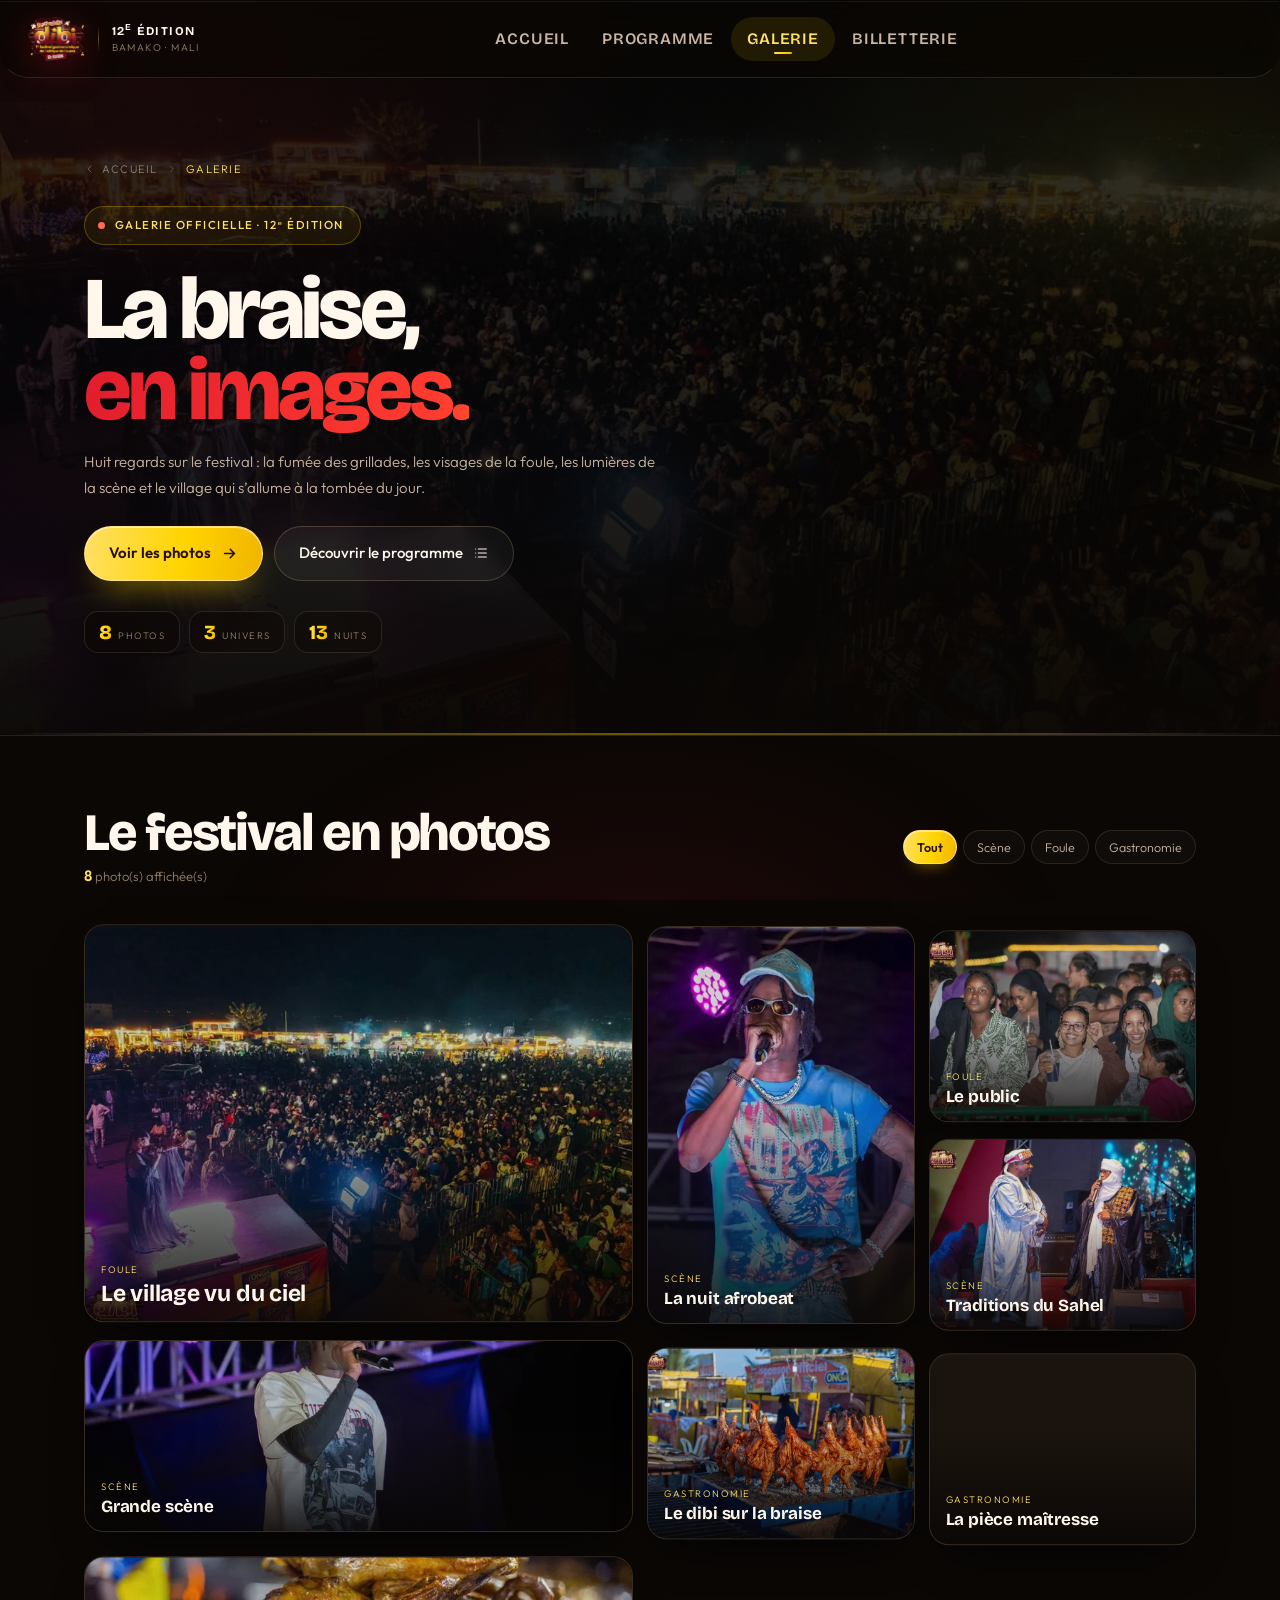
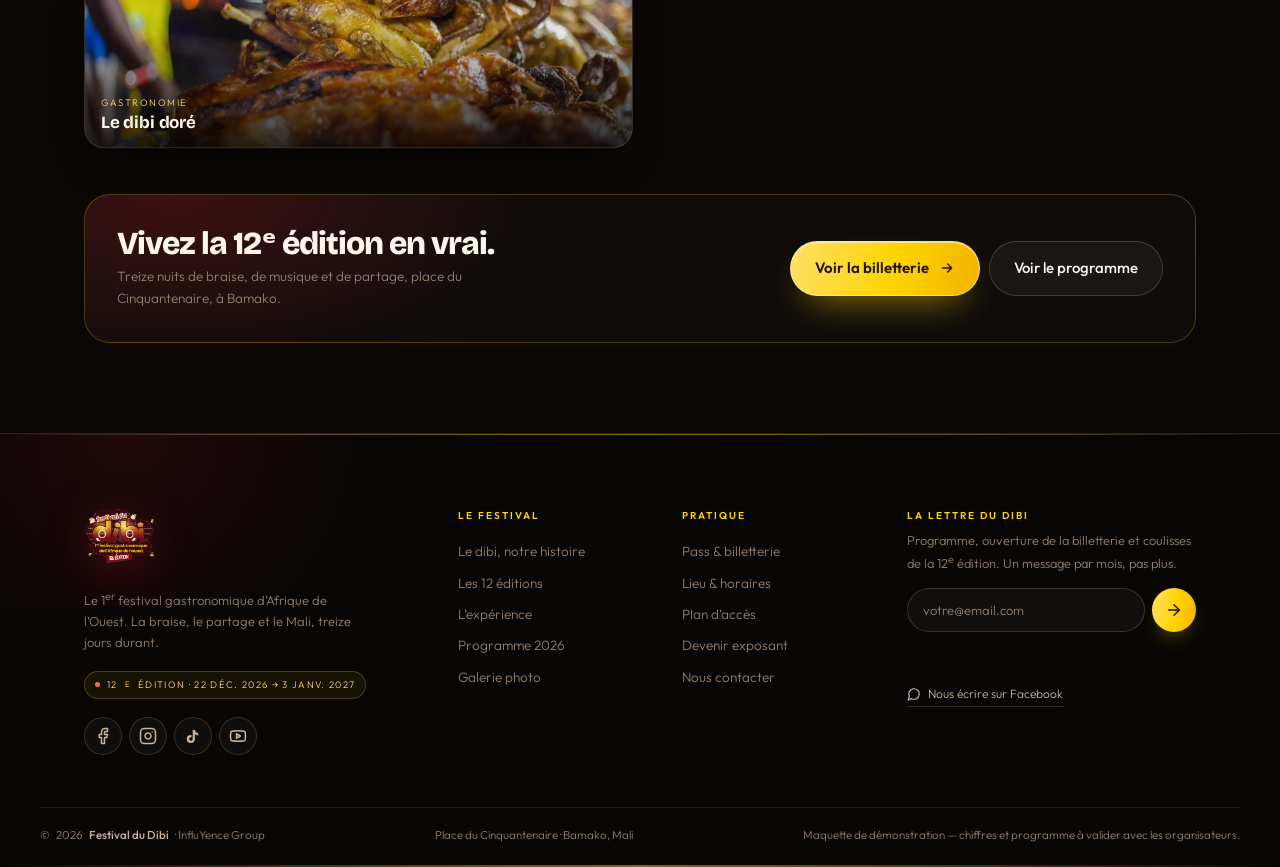
<file: pwa/galerie.html>
<!DOCTYPE html>
<html lang="fr">
<head>
<meta charset="utf-8">
<meta name="viewport" content="width=device-width, initial-scale=1, viewport-fit=cover">
<title>Galerie — Festival du Dibi · 12ᵉ édition</title>
<meta name="description" content="La galerie photo du Festival du Dibi : la braise, les grilladiers, la foule et les nuits de concert à Bamako.">
<meta name="theme-color" content="#0A0705">
<meta name="color-scheme" content="dark">
<meta name="apple-mobile-web-app-capable" content="yes">
<meta name="apple-mobile-web-app-status-bar-style" content="black-translucent">
<meta name="apple-mobile-web-app-title" content="Festi Dibi">

<script>document.documentElement.classList.add("js");</script>

<link rel="manifest" href="manifest.webmanifest">
<link rel="icon" href="assets/logo-mark.png" type="image/png">
<link rel="apple-touch-icon" href="assets/apple-touch-icon.png">

<meta property="og:type" content="website">
<meta property="og:title" content="Galerie — Festival du Dibi">
<meta property="og:description" content="Huit regards sur la braise, la foule et les nuits du Festival du Dibi.">
<meta property="og:image" content="assets/photos/og-festival.jpg">
<meta property="og:image:width" content="1200">
<meta property="og:image:height" content="630">
<meta name="twitter:card" content="summary_large_image">

<link rel="preconnect" href="https://fonts.googleapis.com">
<link rel="preconnect" href="https://fonts.gstatic.com" crossorigin>
<link href="https://fonts.googleapis.com/css2?family=Bricolage+Grotesque:opsz,wght@12..96,400;12..96,600;12..96,700;12..96,800&family=Outfit:wght@300;400;500;600&display=swap" rel="stylesheet">

<link rel="preload" as="image" href="assets/photos/aerial-1600.webp" imagesrcset="assets/photos/aerial-800.webp 800w, assets/photos/aerial-1600.webp 1600w" imagesizes="100vw">

<link rel="stylesheet" href="css/styles.css">
<link rel="stylesheet" href="css/header.css">
<link rel="stylesheet" href="css/pages.css">
</head>
<body>

<a class="skip" href="#galerie">Aller à la galerie</a>

<main id="contenu">

<!-- ============================== EN-TÊTE ============================== -->
<section class="page-hero" aria-labelledby="pageTitle">
  <div class="page-hero__bg" aria-hidden="true">
    <img src="assets/photos/aerial-1600.webp"
         srcset="assets/photos/aerial-800.webp 800w, assets/photos/aerial-1600.webp 1600w"
         sizes="100vw" width="1600" height="1066" alt="" fetchpriority="high" decoding="async">
  </div>

  <div class="wrap">
    <div class="page-hero__inner">
      <nav class="crumbs" aria-label="Fil d’Ariane">
        <a href="index.html">
          <svg width="12" height="12" viewBox="0 0 24 24" fill="none" aria-hidden="true"><path d="m14 6-6 6 6 6" stroke="currentColor" stroke-width="2" stroke-linecap="round" stroke-linejoin="round"/></svg>
          Accueil
        </a>
        <svg width="10" height="10" viewBox="0 0 24 24" fill="none" aria-hidden="true"><path d="m9 6 6 6-6 6" stroke="currentColor" stroke-width="2" stroke-linecap="round" stroke-linejoin="round"/></svg>
        <span aria-current="page">Galerie</span>
      </nav>

      <p class="chip" data-hero><span class="chip__dot"></span>Galerie officielle · 12ᵉ édition</p>

      <h1 class="page-title" id="pageTitle" data-hero>
        La braise,<br><span class="grad">en images.</span>
      </h1>

      <p class="page-lede" data-hero>
        Huit regards sur le festival : la fumée des grillades, les visages de la foule,
        les lumières de la scène et le village qui s’allume à la tombée du jour.
      </p>

      <div class="page-hero__actions" data-hero>
        <a class="btn btn--primary" href="#galerie">
          Voir les photos
          <svg class="arrow" width="17" height="17" viewBox="0 0 24 24" fill="none" aria-hidden="true"><path d="M5 12h14M13 6l6 6-6 6" stroke="currentColor" stroke-width="2.2" stroke-linecap="round" stroke-linejoin="round"/></svg>
        </a>
        <a class="btn btn--ghost" href="lineup.html">
          Découvrir le programme
          <svg width="16" height="16" viewBox="0 0 24 24" fill="none" aria-hidden="true"><path d="M8 6h12M8 12h12M8 18h12M4 6h.01M4 12h.01M4 18h.01" stroke="currentColor" stroke-width="1.8" stroke-linecap="round"/></svg>
        </a>
      </div>

      <div class="facts" data-hero>
        <span class="fact"><b>8</b><span>photos</span></span>
        <span class="fact"><b>3</b><span>univers</span></span>
        <span class="fact"><b>13</b><span>nuits</span></span>
      </div>
    </div>
  </div>
</section>

<!-- =============================== GALERIE ============================== -->
<section class="gallery-section" id="galerie" aria-labelledby="galleryTitle">
  <div class="wrap">
    <div class="gallery-toolbar">
      <div>
        <h2 class="h2" id="galleryTitle" style="margin-bottom:4px">Le festival en photos</h2>
        <p class="gallery-toolbar__count">
          <output data-gallery-count aria-live="polite">8</output> photo(s) affichée(s)
        </p>
      </div>

      <div class="flt__row" role="group" aria-label="Filtrer la galerie">
        <button class="fchip" type="button" data-gallery-filter="all" aria-pressed="true">Tout</button>
        <button class="fchip" type="button" data-gallery-filter="scene" aria-pressed="false">Scène</button>
        <button class="fchip" type="button" data-gallery-filter="foule" aria-pressed="false">Foule</button>
        <button class="fchip" type="button" data-gallery-filter="gastronomie" aria-pressed="false">Gastronomie</button>
      </div>
    </div>

    <div class="gallery-grid" data-stagger>

      <figure class="shot shot--big" data-gallery-item data-cat="foule" data-stagger-item>
        <button class="shot__btn" type="button" data-lightbox
                data-full="assets/photos/aerial-1600.webp"
                data-title="Le village vu du ciel" data-cat="Foule">
          <img src="assets/photos/aerial-800.webp"
               srcset="assets/photos/aerial-800.webp 800w, assets/photos/aerial-1600.webp 1600w"
               sizes="(max-width: 760px) 92vw, (max-width: 1080px) 62vw, 48vw"
               width="1600" height="1066" alt="Vue aérienne du village du Festival du Dibi, la nuit"
               loading="lazy" decoding="async">
          <span class="shot__overlay"></span>
          <span class="shot__zoom"><svg width="15" height="15" viewBox="0 0 24 24" fill="none" aria-hidden="true"><path d="M14 4h6v6M20 4l-7 7M10 20H4v-6M4 20l7-7" stroke="currentColor" stroke-width="1.8" stroke-linecap="round"/></svg></span>
          <span class="shot__cap"><span>Foule</span><b>Le village vu du ciel</b></span>
        </button>
      </figure>

      <figure class="shot shot--tall" data-gallery-item data-cat="scene" data-stagger-item>
        <button class="shot__btn" type="button" data-lightbox
                data-full="assets/photos/singer-blue-1600.webp"
                data-title="La nuit afrobeat" data-cat="Scène">
          <img src="assets/photos/singer-blue-800.webp"
               srcset="assets/photos/singer-blue-800.webp 800w, assets/photos/singer-blue-1600.webp 1600w"
               sizes="(max-width: 760px) 46vw, (max-width: 1080px) 31vw, 24vw"
               width="1600" height="1066" alt="Un chanteur sur la scène du festival, éclairage bleu"
               loading="lazy" decoding="async">
          <span class="shot__overlay"></span>
          <span class="shot__zoom"><svg width="15" height="15" viewBox="0 0 24 24" fill="none" aria-hidden="true"><path d="M14 4h6v6M20 4l-7 7M10 20H4v-6M4 20l7-7" stroke="currentColor" stroke-width="1.8" stroke-linecap="round"/></svg></span>
          <span class="shot__cap"><span>Scène</span><b>La nuit afrobeat</b></span>
        </button>
      </figure>

      <figure class="shot shot--wide" data-gallery-item data-cat="scene" data-stagger-item>
        <button class="shot__btn" type="button" data-lightbox
                data-full="assets/photos/singer-white-1600.webp"
                data-title="Grande scène" data-cat="Scène">
          <img src="assets/photos/singer-white-800.webp"
               srcset="assets/photos/singer-white-800.webp 800w, assets/photos/singer-white-1600.webp 1600w"
               sizes="(max-width: 760px) 46vw, (max-width: 1080px) 31vw, 24vw"
               width="1280" height="960" alt="Un artiste en concert sur la grande scène du festival"
               loading="lazy" decoding="async">
          <span class="shot__overlay"></span>
          <span class="shot__zoom"><svg width="15" height="15" viewBox="0 0 24 24" fill="none" aria-hidden="true"><path d="M14 4h6v6M20 4l-7 7M10 20H4v-6M4 20l7-7" stroke="currentColor" stroke-width="1.8" stroke-linecap="round"/></svg></span>
          <span class="shot__cap"><span>Scène</span><b>Grande scène</b></span>
        </button>
      </figure>

      <figure class="shot" data-gallery-item data-cat="foule" data-stagger-item>
        <button class="shot__btn" type="button" data-lightbox
                data-full="assets/photos/crowd-girls-1600.webp"
                data-title="Le public" data-cat="Foule">
          <img src="assets/photos/crowd-girls-800.webp"
               srcset="assets/photos/crowd-girls-800.webp 800w, assets/photos/crowd-girls-1600.webp 1600w"
               sizes="(max-width: 760px) 46vw, (max-width: 1080px) 31vw, 24vw"
               width="1600" height="1066" alt="Des festivalières souriantes dans la foule"
               loading="lazy" decoding="async">
          <span class="shot__overlay"></span>
          <span class="shot__zoom"><svg width="15" height="15" viewBox="0 0 24 24" fill="none" aria-hidden="true"><path d="M14 4h6v6M20 4l-7 7M10 20H4v-6M4 20l7-7" stroke="currentColor" stroke-width="1.8" stroke-linecap="round"/></svg></span>
          <span class="shot__cap"><span>Foule</span><b>Le public</b></span>
        </button>
      </figure>

      <figure class="shot" data-gallery-item data-cat="scene" data-stagger-item>
        <button class="shot__btn" type="button" data-lightbox
                data-full="assets/photos/stage-tradition-1600.webp"
                data-title="Traditions du Sahel" data-cat="Scène">
          <img src="assets/photos/stage-tradition-800.webp"
               srcset="assets/photos/stage-tradition-800.webp 800w, assets/photos/stage-tradition-1600.webp 1600w"
               sizes="(max-width: 760px) 46vw, (max-width: 1080px) 31vw, 24vw"
               width="1600" height="1066" alt="Deux hommes en tenue traditionnelle sur la scène"
               loading="lazy" decoding="async">
          <span class="shot__overlay"></span>
          <span class="shot__zoom"><svg width="15" height="15" viewBox="0 0 24 24" fill="none" aria-hidden="true"><path d="M14 4h6v6M20 4l-7 7M10 20H4v-6M4 20l7-7" stroke="currentColor" stroke-width="1.8" stroke-linecap="round"/></svg></span>
          <span class="shot__cap"><span>Scène</span><b>Traditions du Sahel</b></span>
        </button>
      </figure>

      <figure class="shot" data-gallery-item data-cat="gastronomie" data-stagger-item>
        <button class="shot__btn" type="button" data-lightbox
                data-full="assets/photos/grill-skewers-1600.webp"
                data-title="Le dibi sur la braise" data-cat="Gastronomie">
          <img src="assets/photos/grill-skewers-800.webp"
               srcset="assets/photos/grill-skewers-800.webp 800w, assets/photos/grill-skewers-1600.webp 1600w"
               sizes="(max-width: 760px) 46vw, (max-width: 1080px) 31vw, 24vw"
               width="1600" height="1066" alt="Dibi entier embroché et grillé sur la braise"
               loading="lazy" decoding="async">
          <span class="shot__overlay"></span>
          <span class="shot__zoom"><svg width="15" height="15" viewBox="0 0 24 24" fill="none" aria-hidden="true"><path d="M14 4h6v6M20 4l-7 7M10 20H4v-6M4 20l7-7" stroke="currentColor" stroke-width="1.8" stroke-linecap="round"/></svg></span>
          <span class="shot__cap"><span>Gastronomie</span><b>Le dibi sur la braise</b></span>
        </button>
      </figure>

      <figure class="shot shot--wide" data-gallery-item data-cat="gastronomie" data-stagger-item>
        <button class="shot__btn" type="button" data-lightbox
                data-full="assets/photos/grill-close-1600.webp"
                data-title="Le dibi doré" data-cat="Gastronomie">
          <img src="assets/photos/grill-close-800.webp"
               srcset="assets/photos/grill-close-800.webp 800w, assets/photos/grill-close-1600.webp 1600w"
               sizes="(max-width: 760px) 92vw, (max-width: 1080px) 62vw, 48vw"
               width="1600" height="1066" alt="Dibi grillé, doré et croustillant, découpé sur la braise"
               loading="lazy" decoding="async">
          <span class="shot__overlay"></span>
          <span class="shot__zoom"><svg width="15" height="15" viewBox="0 0 24 24" fill="none" aria-hidden="true"><path d="M14 4h6v6M20 4l-7 7M10 20H4v-6M4 20l7-7" stroke="currentColor" stroke-width="1.8" stroke-linecap="round"/></svg></span>
          <span class="shot__cap"><span>Gastronomie</span><b>Le dibi doré</b></span>
        </button>
      </figure>

      <figure class="shot" data-gallery-item data-cat="gastronomie" data-stagger-item>
        <button class="shot__btn" type="button" data-lightbox
                data-full="assets/photos/grill-stall-1600.webp"
                data-title="La pièce maîtresse" data-cat="Gastronomie">
          <img src="assets/photos/grill-stall-800.webp"
               srcset="assets/photos/grill-stall-800.webp 800w, assets/photos/grill-stall-1600.webp 1600w"
               sizes="(max-width: 760px) 46vw, (max-width: 1080px) 31vw, 24vw"
               width="1600" height="1066" alt="Une pièce de dibi décorée, présentée sous les projecteurs la nuit"
               loading="lazy" decoding="async">
          <span class="shot__overlay"></span>
          <span class="shot__zoom"><svg width="15" height="15" viewBox="0 0 24 24" fill="none" aria-hidden="true"><path d="M14 4h6v6M20 4l-7 7M10 20H4v-6M4 20l7-7" stroke="currentColor" stroke-width="1.8" stroke-linecap="round"/></svg></span>
          <span class="shot__cap"><span>Gastronomie</span><b>La pièce maîtresse</b></span>
        </button>
      </figure>

    </div>

    <div class="empty" data-gallery-empty hidden>
      <span class="empty__ico">
        <svg width="22" height="22" viewBox="0 0 24 24" fill="none" aria-hidden="true"><path d="M4 7h16v12H4V7Zm0 4 5-3 4 3 3-2 4 3" stroke="currentColor" stroke-width="1.7" stroke-linejoin="round"/><circle cx="15.5" cy="10.5" r="1" fill="currentColor"/></svg>
      </span>
      <b>Aucune photo dans cette catégorie</b>
      <p>Essayez un autre filtre pour retrouver la braise, la foule ou les grilladiers.</p>
      <button class="btn btn--outline btn--sm" type="button" data-gallery-filter="all">Tout afficher</button>
    </div>

    <div class="gallery-cta" data-reveal>
      <div>
        <h2>Vivez la 12ᵉ édition en vrai.</h2>
        <p>Treize nuits de braise, de musique et de partage, place du Cinquantenaire, à Bamako.</p>
      </div>
      <div class="gallery-cta__actions">
        <a class="btn btn--primary" href="index.html#billetterie">
          Voir la billetterie
          <svg class="arrow" width="16" height="16" viewBox="0 0 24 24" fill="none" aria-hidden="true"><path d="M5 12h14M13 6l6 6-6 6" stroke="currentColor" stroke-width="2" stroke-linecap="round" stroke-linejoin="round"/></svg>
        </a>
        <a class="btn btn--ghost" href="lineup.html">Voir le programme</a>
      </div>
    </div>
  </div>
</section>

</main>

<script src="js/vendor/motion.min.js" defer></script>
<script src="js/motion.js" defer></script>
<script src="js/header.js" defer></script>
<script src="js/gallery.js" defer></script>
<script src="js/app.js" defer></script>
</body>
</html>
</file>
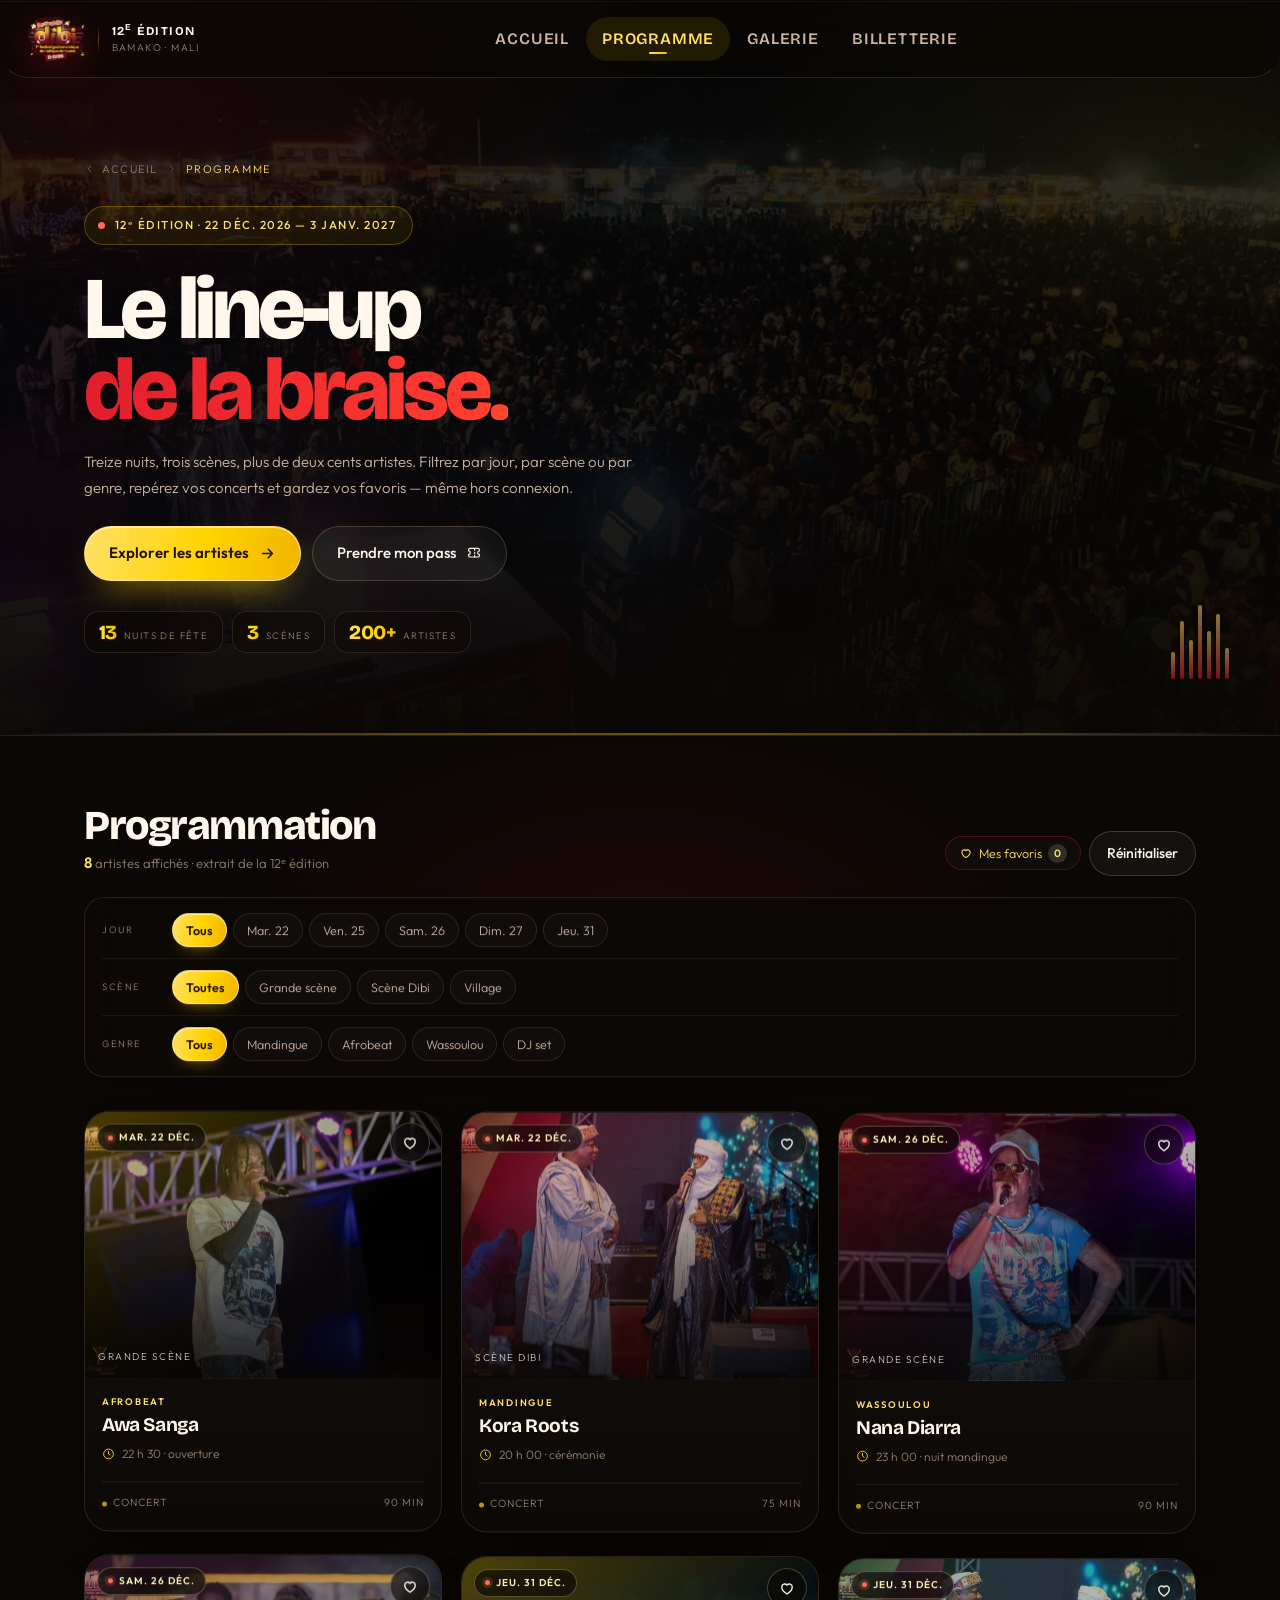
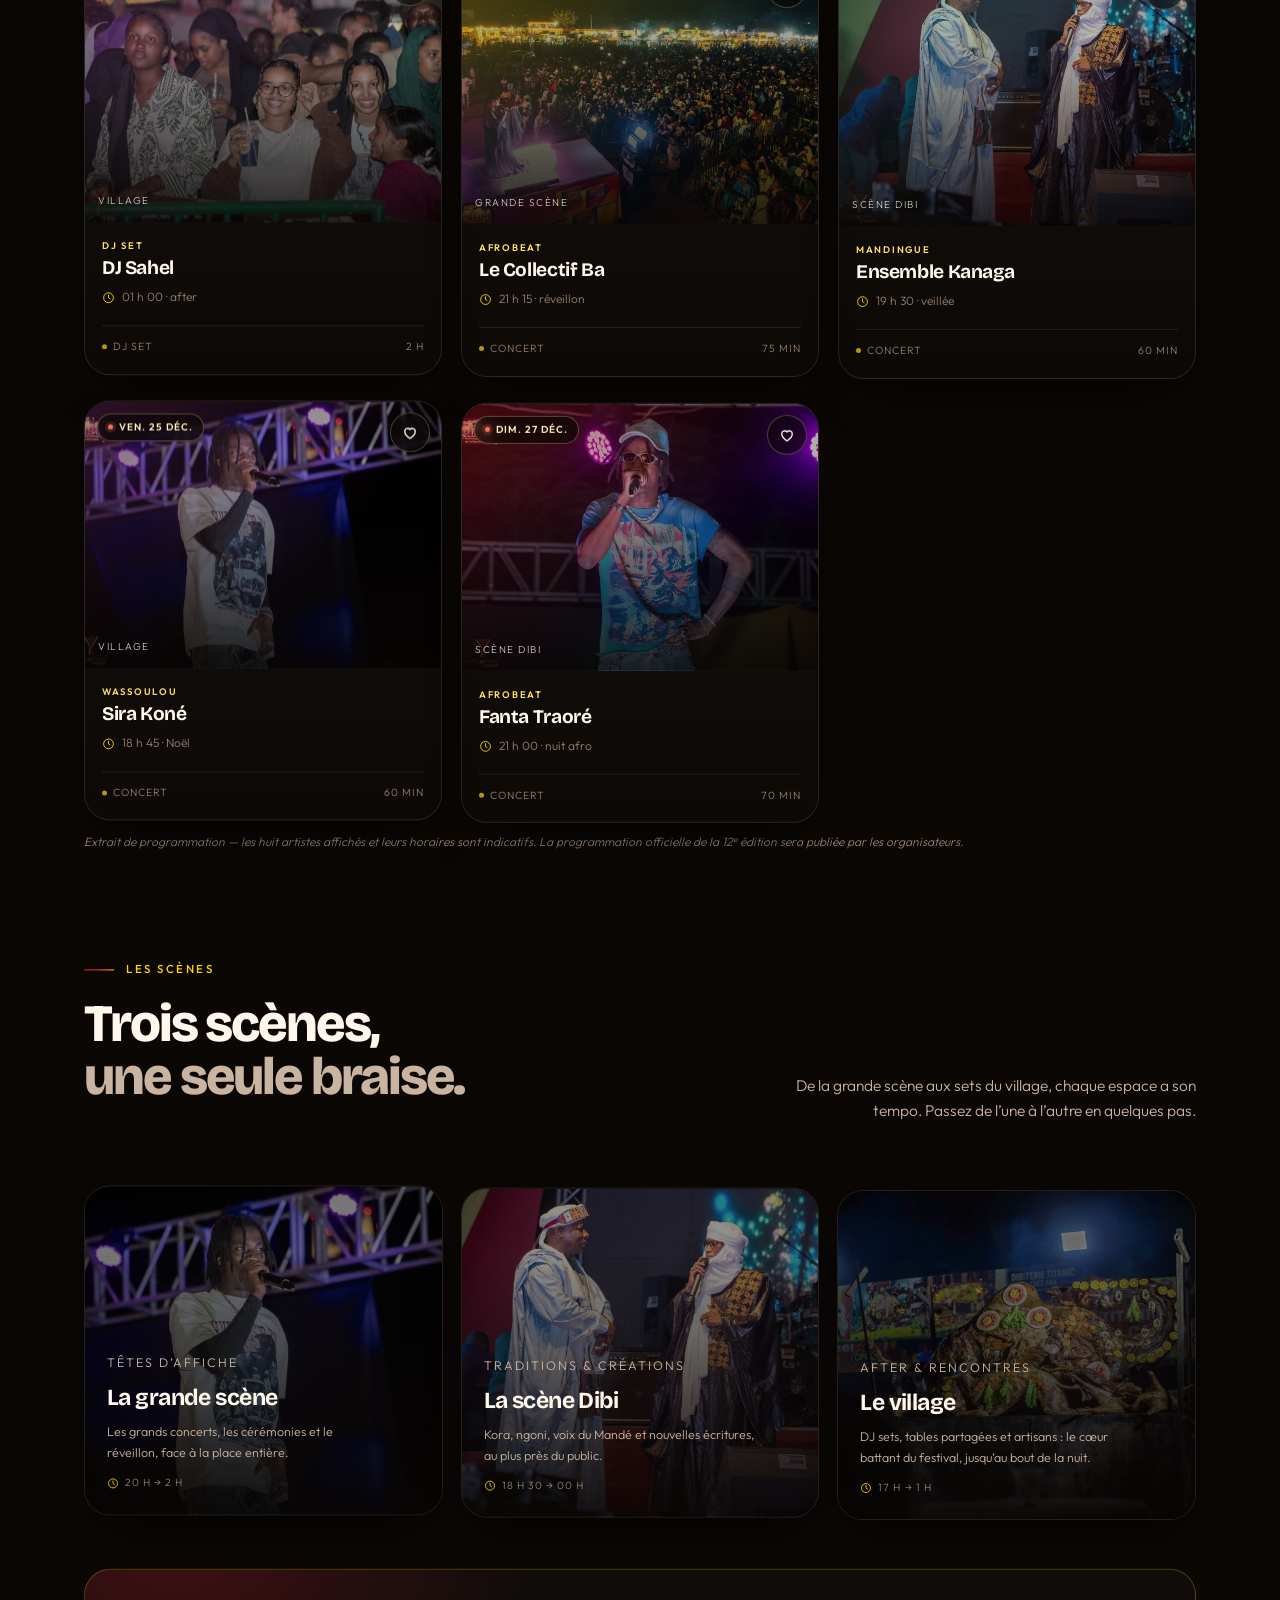
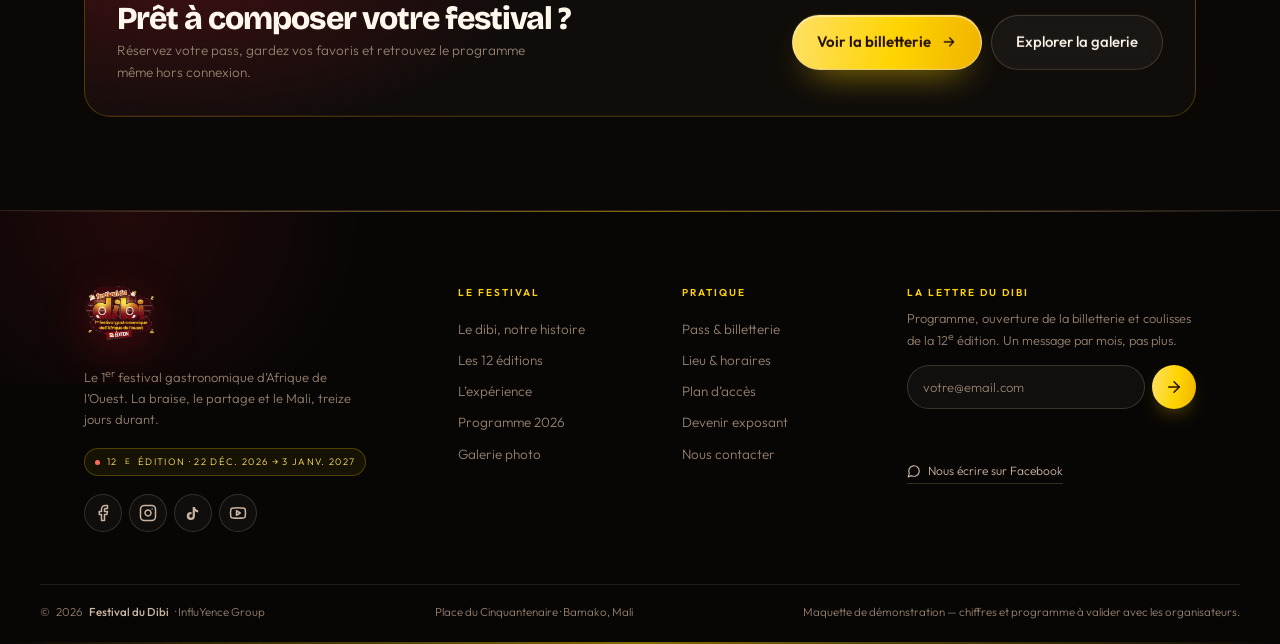
<file: pwa/lineup.html>
<!DOCTYPE html>
<html lang="fr">
<head>
<meta charset="utf-8">
<meta name="viewport" content="width=device-width, initial-scale=1, viewport-fit=cover">
<title>Programme — Festival du Dibi · 12ᵉ édition</title>
<meta name="description" content="Le line-up du Festival du Dibi : filtrez les artistes par jour, par scène et par genre, et composez votre programme du 22 décembre 2026 au 3 janvier 2027.">
<meta name="theme-color" content="#0A0705">
<meta name="color-scheme" content="dark">
<meta name="apple-mobile-web-app-capable" content="yes">
<meta name="apple-mobile-web-app-status-bar-style" content="black-translucent">
<meta name="apple-mobile-web-app-title" content="Festi Dibi">

<script>document.documentElement.classList.add("js");</script>

<link rel="manifest" href="manifest.webmanifest">
<link rel="icon" href="assets/logo-mark.png" type="image/png">
<link rel="apple-touch-icon" href="assets/apple-touch-icon.png">

<meta property="og:type" content="website">
<meta property="og:title" content="Programme — Festival du Dibi">
<meta property="og:description" content="Treize nuits de concerts et de braise. Découvrez le line-up de la 12ᵉ édition.">
<meta property="og:image" content="assets/photos/og-festival.jpg">
<meta property="og:image:width" content="1200">
<meta property="og:image:height" content="630">
<meta name="twitter:card" content="summary_large_image">

<link rel="preconnect" href="https://fonts.googleapis.com">
<link rel="preconnect" href="https://fonts.gstatic.com" crossorigin>
<link href="https://fonts.googleapis.com/css2?family=Bricolage+Grotesque:opsz,wght@12..96,400;12..96,600;12..96,700;12..96,800&family=Outfit:wght@300;400;500;600&display=swap" rel="stylesheet">

<link rel="preload" as="image" href="assets/photos/aerial-1600.webp" imagesrcset="assets/photos/aerial-800.webp 800w, assets/photos/aerial-1600.webp 1600w" imagesizes="100vw">

<link rel="stylesheet" href="css/styles.css">
<link rel="stylesheet" href="css/header.css">
<link rel="stylesheet" href="css/pages.css">
</head>
<body>

<a class="skip" href="#lineup">Aller à la programmation</a>

<main id="contenu">

<!-- ============================== EN-TÊTE ============================== -->
<section class="page-hero" aria-labelledby="pageTitle">
  <div class="page-hero__bg" aria-hidden="true">
    <img src="assets/photos/aerial-1600.webp"
         srcset="assets/photos/aerial-800.webp 800w, assets/photos/aerial-1600.webp 1600w"
         sizes="100vw" width="1600" height="1067" alt="" fetchpriority="high" decoding="async">
  </div>

  <div class="wrap">
    <div class="page-hero__inner">
      <nav class="crumbs" aria-label="Fil d’Ariane">
        <a href="index.html">
          <svg width="12" height="12" viewBox="0 0 24 24" fill="none" aria-hidden="true"><path d="m14 6-6 6 6 6" stroke="currentColor" stroke-width="2" stroke-linecap="round" stroke-linejoin="round"/></svg>
          Accueil
        </a>
        <svg width="10" height="10" viewBox="0 0 24 24" fill="none" aria-hidden="true"><path d="m9 6 6 6-6 6" stroke="currentColor" stroke-width="2" stroke-linecap="round" stroke-linejoin="round"/></svg>
        <span aria-current="page">Programme</span>
      </nav>

      <p class="chip" data-hero><span class="chip__dot"></span>12ᵉ édition · 22 déc. 2026 — 3 janv. 2027</p>

      <h1 class="page-title" id="pageTitle" data-hero>
        Le line-up<br><span class="grad">de la braise.</span>
      </h1>

      <p class="page-lede" data-hero>
        Treize nuits, trois scènes, plus de deux cents artistes. Filtrez par jour,
        par scène ou par genre, repérez vos concerts et gardez vos favoris —
        même hors connexion.
      </p>

      <div class="page-hero__actions" data-hero>
        <a class="btn btn--primary" href="#lineup">
          Explorer les artistes
          <svg class="arrow" width="17" height="17" viewBox="0 0 24 24" fill="none" aria-hidden="true"><path d="M5 12h14M13 6l6 6-6 6" stroke="currentColor" stroke-width="2.2" stroke-linecap="round" stroke-linejoin="round"/></svg>
        </a>
        <a class="btn btn--ghost" href="index.html#billetterie">
          Prendre mon pass
          <svg width="16" height="16" viewBox="0 0 24 24" fill="none" aria-hidden="true"><path d="M4 9V7a2 2 0 0 1 2-2h12a2 2 0 0 1 2 2v2a2.5 2.5 0 0 0 0 5v2a2 2 0 0 1-2 2H6a2 2 0 0 1-2-2v-2a2.5 2.5 0 0 0 0-5Z" stroke="currentColor" stroke-width="1.7" stroke-linejoin="round"/><path d="M13 6v2m0 3v2m0 3v2" stroke="currentColor" stroke-width="1.7" stroke-linecap="round"/></svg>
        </a>
      </div>

      <div class="facts" data-hero>
        <span class="fact"><b>13</b><span>nuits de fête</span></span>
        <span class="fact"><b>3</b><span>scènes</span></span>
        <span class="fact"><b>200+</b><span>artistes</span></span>
      </div>
    </div>
  </div>

  <div class="eq" aria-hidden="true">
    <span></span><span></span><span></span><span></span><span></span><span></span><span></span>
  </div>
</section>

<!-- ============================ PROGRAMMATION =========================== -->
<section class="lineup-section" id="lineup" aria-labelledby="lineupTitle">
  <div class="wrap">
    <div class="lineup-top">
      <div>
        <h2 id="lineupTitle">Programmation</h2>
        <p class="lineup-meta">
          <output data-lineup-count aria-live="polite">8</output> artistes affichés
          <span aria-hidden="true">·</span> extrait de la 12ᵉ édition
        </p>
      </div>

      <div class="lineup-top__actions">
        <button class="fchip fchip--fav" type="button" data-fav-toggle aria-pressed="false">
          <svg width="14" height="14" viewBox="0 0 24 24" fill="none" aria-hidden="true"><path d="M12 20s-7-4.4-7-9.3A4 4 0 0 1 12 8a4 4 0 0 1 7 2.7C19 15.6 12 20 12 20Z" stroke="currentColor" stroke-width="1.8" stroke-linejoin="round"/></svg>
          Mes favoris
          <span class="fchip__count" data-fav-count>0</span>
        </button>
        <button class="btn btn--sm btn--ghost" type="button" data-lineup-reset>
          Réinitialiser
        </button>
      </div>
    </div>

    <!-- Filtres -->
    <div class="lineup-filters" data-reveal>
      <div class="flt">
        <span class="flt__label" id="fltDayLabel">Jour</span>
        <div class="flt__row" role="group" aria-labelledby="fltDayLabel">
          <button class="fchip" type="button" data-filter="day" data-value="all" aria-pressed="true">Tous</button>
          <button class="fchip" type="button" data-filter="day" data-value="22" aria-pressed="false">Mar. 22</button>
          <button class="fchip" type="button" data-filter="day" data-value="25" aria-pressed="false">Ven. 25</button>
          <button class="fchip" type="button" data-filter="day" data-value="26" aria-pressed="false">Sam. 26</button>
          <button class="fchip" type="button" data-filter="day" data-value="27" aria-pressed="false">Dim. 27</button>
          <button class="fchip" type="button" data-filter="day" data-value="31" aria-pressed="false">Jeu. 31</button>
        </div>
      </div>

      <div class="flt">
        <span class="flt__label" id="fltSceneLabel">Scène</span>
        <div class="flt__row" role="group" aria-labelledby="fltSceneLabel">
          <button class="fchip" type="button" data-filter="scene" data-value="all" aria-pressed="true">Toutes</button>
          <button class="fchip" type="button" data-filter="scene" data-value="grande" aria-pressed="false">Grande scène</button>
          <button class="fchip" type="button" data-filter="scene" data-value="dibi" aria-pressed="false">Scène Dibi</button>
          <button class="fchip" type="button" data-filter="scene" data-value="village" aria-pressed="false">Village</button>
        </div>
      </div>

      <div class="flt">
        <span class="flt__label" id="fltGenreLabel">Genre</span>
        <div class="flt__row" role="group" aria-labelledby="fltGenreLabel">
          <button class="fchip" type="button" data-filter="genre" data-value="all" aria-pressed="true">Tous</button>
          <button class="fchip" type="button" data-filter="genre" data-value="mandingue" aria-pressed="false">Mandingue</button>
          <button class="fchip" type="button" data-filter="genre" data-value="afrobeat" aria-pressed="false">Afrobeat</button>
          <button class="fchip" type="button" data-filter="genre" data-value="wassoulou" aria-pressed="false">Wassoulou</button>
          <button class="fchip" type="button" data-filter="genre" data-value="dj" aria-pressed="false">DJ set</button>
        </div>
      </div>
    </div>

    <!-- Grille d’artistes -->
    <div class="artist-grid" data-stagger>

      <article class="artist artist--gold" data-artist data-stagger-item
               data-id="awa-sanga" data-name="Awa Sanga"
               data-day="22" data-scene="grande" data-genre="afrobeat">
        <div class="artist__media">
          <img src="assets/photos/singer-white-800.webp"
               srcset="assets/photos/singer-white-800.webp 800w, assets/photos/singer-white-1600.webp 1600w"
               sizes="(max-width: 760px) 92vw, (max-width: 1080px) 46vw, 30vw"
               width="1280" height="960" alt="Ambiance de concert sur la grande scène du festival"
               loading="lazy" decoding="async">
          <span class="artist__shade"></span>
          <span class="artist__day"><i></i>Mar. 22 déc.</span>
          <button class="artist__fav" type="button" data-fav aria-pressed="false" aria-label="Ajouter aux favoris : Awa Sanga">
            <svg width="18" height="18" viewBox="0 0 24 24" fill="none" aria-hidden="true"><path d="M12 20s-7-4.4-7-9.3A4 4 0 0 1 12 8a4 4 0 0 1 7 2.7C19 15.6 12 20 12 20Z" stroke="currentColor" stroke-width="1.8" stroke-linejoin="round"/></svg>
          </button>
          <span class="artist__scene">Grande scène</span>
        </div>
        <div class="artist__body">
          <p class="artist__genre">Afrobeat</p>
          <h3>Awa Sanga</h3>
          <p class="artist__meta">
            <svg width="13" height="13" viewBox="0 0 24 24" fill="none" aria-hidden="true"><circle cx="12" cy="12" r="9" stroke="currentColor" stroke-width="1.7"/><path d="M12 7v5l3 2" stroke="currentColor" stroke-width="1.7" stroke-linecap="round"/></svg>
            22 h 30 · ouverture
          </p>
          <p class="artist__foot"><span><i></i>Concert</span><span>90 min</span></p>
        </div>
      </article>

      <article class="artist artist--ember" data-artist data-stagger-item
               data-id="kora-roots" data-name="Kora Roots"
               data-day="22" data-scene="dibi" data-genre="mandingue">
        <div class="artist__media">
          <img src="assets/photos/stage-tradition-800.webp"
               srcset="assets/photos/stage-tradition-800.webp 800w, assets/photos/stage-tradition-1600.webp 1600w"
               sizes="(max-width: 760px) 92vw, (max-width: 1080px) 46vw, 30vw"
               width="1600" height="1066" alt="Musiciens en tenue traditionnelle sur la scène du festival"
               loading="lazy" decoding="async">
          <span class="artist__shade"></span>
          <span class="artist__day"><i></i>Mar. 22 déc.</span>
          <button class="artist__fav" type="button" data-fav aria-pressed="false" aria-label="Ajouter aux favoris : Kora Roots">
            <svg width="18" height="18" viewBox="0 0 24 24" fill="none" aria-hidden="true"><path d="M12 20s-7-4.4-7-9.3A4 4 0 0 1 12 8a4 4 0 0 1 7 2.7C19 15.6 12 20 12 20Z" stroke="currentColor" stroke-width="1.8" stroke-linejoin="round"/></svg>
          </button>
          <span class="artist__scene">Scène Dibi</span>
        </div>
        <div class="artist__body">
          <p class="artist__genre">Mandingue</p>
          <h3>Kora Roots</h3>
          <p class="artist__meta">
            <svg width="13" height="13" viewBox="0 0 24 24" fill="none" aria-hidden="true"><circle cx="12" cy="12" r="9" stroke="currentColor" stroke-width="1.7"/><path d="M12 7v5l3 2" stroke="currentColor" stroke-width="1.7" stroke-linecap="round"/></svg>
            20 h 00 · cérémonie
          </p>
          <p class="artist__foot"><span><i></i>Concert</span><span>75 min</span></p>
        </div>
      </article>

      <article class="artist artist--ember" data-artist data-stagger-item
               data-id="nana-diarra" data-name="Nana Diarra"
               data-day="26" data-scene="grande" data-genre="wassoulou">
        <div class="artist__media">
          <img src="assets/photos/singer-blue-800.webp"
               srcset="assets/photos/singer-blue-800.webp 800w, assets/photos/singer-blue-1600.webp 1600w"
               sizes="(max-width: 760px) 92vw, (max-width: 1080px) 46vw, 30vw"
               width="1600" height="1066" alt="Chanteuse sur la grande scène, éclairage bleu et braise"
               loading="lazy" decoding="async">
          <span class="artist__shade"></span>
          <span class="artist__day"><i></i>Sam. 26 déc.</span>
          <button class="artist__fav" type="button" data-fav aria-pressed="false" aria-label="Ajouter aux favoris : Nana Diarra">
            <svg width="18" height="18" viewBox="0 0 24 24" fill="none" aria-hidden="true"><path d="M12 20s-7-4.4-7-9.3A4 4 0 0 1 12 8a4 4 0 0 1 7 2.7C19 15.6 12 20 12 20Z" stroke="currentColor" stroke-width="1.8" stroke-linejoin="round"/></svg>
          </button>
          <span class="artist__scene">Grande scène</span>
        </div>
        <div class="artist__body">
          <p class="artist__genre">Wassoulou</p>
          <h3>Nana Diarra</h3>
          <p class="artist__meta">
            <svg width="13" height="13" viewBox="0 0 24 24" fill="none" aria-hidden="true"><circle cx="12" cy="12" r="9" stroke="currentColor" stroke-width="1.7"/><path d="M12 7v5l3 2" stroke="currentColor" stroke-width="1.7" stroke-linecap="round"/></svg>
            23 h 00 · nuit mandingue
          </p>
          <p class="artist__foot"><span><i></i>Concert</span><span>90 min</span></p>
        </div>
      </article>

      <article class="artist artist--plum" data-artist data-stagger-item
               data-id="dj-sahel" data-name="DJ Sahel"
               data-day="26" data-scene="village" data-genre="dj">
        <div class="artist__media">
          <img src="assets/photos/crowd-girls-800.webp"
               srcset="assets/photos/crowd-girls-800.webp 800w, assets/photos/crowd-girls-1600.webp 1600w"
               sizes="(max-width: 760px) 92vw, (max-width: 1080px) 46vw, 30vw"
               width="1600" height="1066" alt="Public souriant et lumineux dans le village du festival"
               loading="lazy" decoding="async">
          <span class="artist__shade"></span>
          <span class="artist__day"><i></i>Sam. 26 déc.</span>
          <button class="artist__fav" type="button" data-fav aria-pressed="false" aria-label="Ajouter aux favoris : DJ Sahel">
            <svg width="18" height="18" viewBox="0 0 24 24" fill="none" aria-hidden="true"><path d="M12 20s-7-4.4-7-9.3A4 4 0 0 1 12 8a4 4 0 0 1 7 2.7C19 15.6 12 20 12 20Z" stroke="currentColor" stroke-width="1.8" stroke-linejoin="round"/></svg>
          </button>
          <span class="artist__scene">Village</span>
        </div>
        <div class="artist__body">
          <p class="artist__genre">DJ set</p>
          <h3>DJ Sahel</h3>
          <p class="artist__meta">
            <svg width="13" height="13" viewBox="0 0 24 24" fill="none" aria-hidden="true"><circle cx="12" cy="12" r="9" stroke="currentColor" stroke-width="1.7"/><path d="M12 7v5l3 2" stroke="currentColor" stroke-width="1.7" stroke-linecap="round"/></svg>
            01 h 00 · after
          </p>
          <p class="artist__foot"><span><i></i>DJ set</span><span>2 h</span></p>
        </div>
      </article>

      <article class="artist artist--gold" data-artist data-stagger-item
               data-id="collectif-ba" data-name="Le Collectif Ba"
               data-day="31" data-scene="grande" data-genre="afrobeat">
        <div class="artist__media">
          <img src="assets/photos/aerial-800.webp"
               srcset="assets/photos/aerial-800.webp 800w, assets/photos/aerial-1600.webp 1600w"
               sizes="(max-width: 760px) 92vw, (max-width: 1080px) 46vw, 30vw"
               width="1600" height="1067" alt="Foule compacte devant la scène lors du réveillon"
               loading="lazy" decoding="async">
          <span class="artist__shade"></span>
          <span class="artist__day"><i></i>Jeu. 31 déc.</span>
          <button class="artist__fav" type="button" data-fav aria-pressed="false" aria-label="Ajouter aux favoris : Le Collectif Ba">
            <svg width="18" height="18" viewBox="0 0 24 24" fill="none" aria-hidden="true"><path d="M12 20s-7-4.4-7-9.3A4 4 0 0 1 12 8a4 4 0 0 1 7 2.7C19 15.6 12 20 12 20Z" stroke="currentColor" stroke-width="1.8" stroke-linejoin="round"/></svg>
          </button>
          <span class="artist__scene">Grande scène</span>
        </div>
        <div class="artist__body">
          <p class="artist__genre">Afrobeat</p>
          <h3>Le Collectif Ba</h3>
          <p class="artist__meta">
            <svg width="13" height="13" viewBox="0 0 24 24" fill="none" aria-hidden="true"><circle cx="12" cy="12" r="9" stroke="currentColor" stroke-width="1.7"/><path d="M12 7v5l3 2" stroke="currentColor" stroke-width="1.7" stroke-linecap="round"/></svg>
            21 h 15 · réveillon
          </p>
          <p class="artist__foot"><span><i></i>Concert</span><span>75 min</span></p>
        </div>
      </article>

      <article class="artist artist--green" data-artist data-stagger-item
               data-id="ensemble-kanaga" data-name="Ensemble Kanaga"
               data-day="31" data-scene="dibi" data-genre="mandingue">
        <div class="artist__media">
          <img src="assets/photos/stage-tradition-800.webp"
               srcset="assets/photos/stage-tradition-800.webp 800w, assets/photos/stage-tradition-1600.webp 1600w"
               sizes="(max-width: 760px) 92vw, (max-width: 1080px) 46vw, 30vw"
               width="1600" height="1066" alt="Musiciens en tenue traditionnelle sur la scène Dibi" loading="lazy" decoding="async" style="object-position:35% 30%">
          <span class="artist__shade"></span>
          <span class="artist__day"><i></i>Jeu. 31 déc.</span>
          <button class="artist__fav" type="button" data-fav aria-pressed="false" aria-label="Ajouter aux favoris : Ensemble Kanaga">
            <svg width="18" height="18" viewBox="0 0 24 24" fill="none" aria-hidden="true"><path d="M12 20s-7-4.4-7-9.3A4 4 0 0 1 12 8a4 4 0 0 1 7 2.7C19 15.6 12 20 12 20Z" stroke="currentColor" stroke-width="1.8" stroke-linejoin="round"/></svg>
          </button>
          <span class="artist__scene">Scène Dibi</span>
        </div>
        <div class="artist__body">
          <p class="artist__genre">Mandingue</p>
          <h3>Ensemble Kanaga</h3>
          <p class="artist__meta">
            <svg width="13" height="13" viewBox="0 0 24 24" fill="none" aria-hidden="true"><circle cx="12" cy="12" r="9" stroke="currentColor" stroke-width="1.7"/><path d="M12 7v5l3 2" stroke="currentColor" stroke-width="1.7" stroke-linecap="round"/></svg>
            19 h 30 · veillée
          </p>
          <p class="artist__foot"><span><i></i>Concert</span><span>60 min</span></p>
        </div>
      </article>

      <article class="artist artist--plum" data-artist data-stagger-item
               data-id="sira-kone" data-name="Sira Koné"
               data-day="25" data-scene="village" data-genre="wassoulou">
        <div class="artist__media">
          <img src="assets/photos/singer-white-800.webp"
               srcset="assets/photos/singer-white-800.webp 800w, assets/photos/singer-white-1600.webp 1600w"
               sizes="(max-width: 760px) 92vw, (max-width: 1080px) 46vw, 30vw"
               width="1280" height="960" alt="Artiste sur scène dans une lumière chaude"
               loading="lazy" decoding="async" style="object-position:70% 30%">
          <span class="artist__shade"></span>
          <span class="artist__day"><i></i>Ven. 25 déc.</span>
          <button class="artist__fav" type="button" data-fav aria-pressed="false" aria-label="Ajouter aux favoris : Sira Koné">
            <svg width="18" height="18" viewBox="0 0 24 24" fill="none" aria-hidden="true"><path d="M12 20s-7-4.4-7-9.3A4 4 0 0 1 12 8a4 4 0 0 1 7 2.7C19 15.6 12 20 12 20Z" stroke="currentColor" stroke-width="1.8" stroke-linejoin="round"/></svg>
          </button>
          <span class="artist__scene">Village</span>
        </div>
        <div class="artist__body">
          <p class="artist__genre">Wassoulou</p>
          <h3>Sira Koné</h3>
          <p class="artist__meta">
            <svg width="13" height="13" viewBox="0 0 24 24" fill="none" aria-hidden="true"><circle cx="12" cy="12" r="9" stroke="currentColor" stroke-width="1.7"/><path d="M12 7v5l3 2" stroke="currentColor" stroke-width="1.7" stroke-linecap="round"/></svg>
            18 h 45 · Noël
          </p>
          <p class="artist__foot"><span><i></i>Concert</span><span>60 min</span></p>
        </div>
      </article>

      <article class="artist artist--ember" data-artist data-stagger-item
               data-id="fanta-traore" data-name="Fanta Traoré"
               data-day="27" data-scene="dibi" data-genre="afrobeat">
        <div class="artist__media">
          <img src="assets/photos/singer-blue-800.webp"
               srcset="assets/photos/singer-blue-800.webp 800w, assets/photos/singer-blue-1600.webp 1600w"
               sizes="(max-width: 760px) 92vw, (max-width: 1080px) 46vw, 30vw"
               width="1600" height="1066" alt="Chanteur sur la scène Dibi, lumières bleues et public"
               loading="lazy" decoding="async" style="object-position:35% 40%">
          <span class="artist__shade"></span>
          <span class="artist__day"><i></i>Dim. 27 déc.</span>
          <button class="artist__fav" type="button" data-fav aria-pressed="false" aria-label="Ajouter aux favoris : Fanta Traoré">
            <svg width="18" height="18" viewBox="0 0 24 24" fill="none" aria-hidden="true"><path d="M12 20s-7-4.4-7-9.3A4 4 0 0 1 12 8a4 4 0 0 1 7 2.7C19 15.6 12 20 12 20Z" stroke="currentColor" stroke-width="1.8" stroke-linejoin="round"/></svg>
          </button>
          <span class="artist__scene">Scène Dibi</span>
        </div>
        <div class="artist__body">
          <p class="artist__genre">Afrobeat</p>
          <h3>Fanta Traoré</h3>
          <p class="artist__meta">
            <svg width="13" height="13" viewBox="0 0 24 24" fill="none" aria-hidden="true"><circle cx="12" cy="12" r="9" stroke="currentColor" stroke-width="1.7"/><path d="M12 7v5l3 2" stroke="currentColor" stroke-width="1.7" stroke-linecap="round"/></svg>
            21 h 00 · nuit afro
          </p>
          <p class="artist__foot"><span><i></i>Concert</span><span>70 min</span></p>
        </div>
      </article>

    </div>

    <!-- état vide -->
    <div class="empty" data-lineup-empty hidden>
      <span class="empty__ico">
        <svg width="22" height="22" viewBox="0 0 24 24" fill="none" aria-hidden="true"><path d="M12 20s-7-4.4-7-9.3A4 4 0 0 1 12 8a4 4 0 0 1 7 2.7C19 15.6 12 20 12 20Z" stroke="currentColor" stroke-width="1.6" stroke-linejoin="round"/></svg>
      </span>
      <b>Aucun artiste à afficher</b>
      <p data-lineup-empty-text>Aucun artiste ne correspond à ces filtres. Essayez une autre combinaison.</p>
      <button class="btn btn--outline btn--sm" type="button" data-lineup-reset>Réinitialiser les filtres</button>
    </div>

    <p class="infos__note" style="margin-top:22px">
      Extrait de programmation — les huit artistes affichés et leurs horaires sont indicatifs.
      La programmation officielle de la 12ᵉ édition sera publiée par les organisateurs.
    </p>
  </div>
</section>

<!-- ================================ SCÈNES ============================== -->
<section class="section--venues" aria-labelledby="scenesTitle">
  <div class="wrap">
    <header class="section__head section__head--split" data-reveal>
      <div>
        <p class="eyebrow">Les scènes</p>
        <h2 class="h2" id="scenesTitle">Trois scènes,<br><span class="muted">une seule braise.</span></h2>
      </div>
      <p class="section__intro section__intro--right">
        De la grande scène aux sets du village, chaque espace a son tempo.
        Passez de l’une à l’autre en quelques pas.
      </p>
    </header>

    <div class="venues" data-stagger>
      <article class="venue" data-stagger-item>
        <img src="assets/photos/singer-white-800.webp"
             srcset="assets/photos/singer-white-800.webp 800w, assets/photos/singer-white-1600.webp 1600w"
             sizes="(max-width: 760px) 92vw, 31vw" width="1280" height="960"
             alt="Grande scène du festival, artiste et public" loading="lazy" decoding="async">
        <p class="venue__tag">Têtes d’affiche</p>
        <h3>La grande scène</h3>
        <p>Les grands concerts, les cérémonies et le réveillon, face à la place entière.</p>
        <span class="venue__times">
          <svg width="12" height="12" viewBox="0 0 24 24" fill="none" aria-hidden="true"><circle cx="12" cy="12" r="9" stroke="currentColor" stroke-width="1.7"/><path d="M12 7v5l3 2" stroke="currentColor" stroke-width="1.7" stroke-linecap="round"/></svg>
          20 h → 2 h
        </span>
      </article>

      <article class="venue" data-stagger-item>
        <img src="assets/photos/stage-tradition-800.webp"
             srcset="assets/photos/stage-tradition-800.webp 800w, assets/photos/stage-tradition-1600.webp 1600w"
             sizes="(max-width: 760px) 92vw, 31vw" width="1600" height="1066"
             alt="Musiciens traditionnels sur la scène Dibi" loading="lazy" decoding="async">
        <p class="venue__tag">Traditions &amp; créations</p>
        <h3>La scène Dibi</h3>
        <p>Kora, ngoni, voix du Mandé et nouvelles écritures, au plus près du public.</p>
        <span class="venue__times">
          <svg width="12" height="12" viewBox="0 0 24 24" fill="none" aria-hidden="true"><circle cx="12" cy="12" r="9" stroke="currentColor" stroke-width="1.7"/><path d="M12 7v5l3 2" stroke="currentColor" stroke-width="1.7" stroke-linecap="round"/></svg>
          18 h 30 → 00 h
        </span>
      </article>

      <article class="venue" data-stagger-item>
        <img src="assets/photos/grill-stall-800.webp"
             srcset="assets/photos/grill-stall-800.webp 800w, assets/photos/grill-stall-1600.webp 1600w"
             sizes="(max-width: 760px) 92vw, 31vw" width="1600" height="1066"
             alt="Une pièce de dibi décorée, présentée la nuit au village des grilladiers" loading="lazy" decoding="async">
        <p class="venue__tag">After &amp; rencontres</p>
        <h3>Le village</h3>
        <p>DJ sets, tables partagées et artisans : le cœur battant du festival, jusqu’au bout de la nuit.</p>
        <span class="venue__times">
          <svg width="12" height="12" viewBox="0 0 24 24" fill="none" aria-hidden="true"><circle cx="12" cy="12" r="9" stroke="currentColor" stroke-width="1.7"/><path d="M12 7v5l3 2" stroke="currentColor" stroke-width="1.7" stroke-linecap="round"/></svg>
          17 h → 1 h
        </span>
      </article>
    </div>

    <div class="gallery-cta" data-reveal>
      <div>
        <h2>Prêt à composer votre festival ?</h2>
        <p>Réservez votre pass, gardez vos favoris et retrouvez le programme même hors connexion.</p>
      </div>
      <div class="gallery-cta__actions">
        <a class="btn btn--primary" href="index.html#billetterie">
          Voir la billetterie
          <svg class="arrow" width="16" height="16" viewBox="0 0 24 24" fill="none" aria-hidden="true"><path d="M5 12h14M13 6l6 6-6 6" stroke="currentColor" stroke-width="2" stroke-linecap="round" stroke-linejoin="round"/></svg>
        </a>
        <a class="btn btn--ghost" href="galerie.html">Explorer la galerie</a>
      </div>
    </div>
  </div>
</section>

</main>

<script src="js/vendor/motion.min.js" defer></script>
<script src="js/motion.js" defer></script>
<script src="js/header.js" defer></script>
<script src="js/lineup.js" defer></script>
<script src="js/app.js" defer></script>
</body>
</html>
</file>
<file: css/styles.css>
/* ==========================================================================
   Festi Dibi — 12e édition
   Direction artistique : braise, charbon, safran, nuit malienne.
   ========================================================================== */

:root{
  --bg:#0A0705;
  --bg-2:#0F0A07;
  --surface:#15100B;
  --surface-2:#1B140E;
  --surface-3:#241A12;

  --line:rgba(255,214,160,.12);
  --line-2:rgba(255,214,160,.20);
  --line-3:rgba(255,214,160,.34);

  --text:#FFF7EC;
  --muted:#C9B4A1;
  --muted-2:#94806F;

  --ember:#E11D2E;
  --ember-2:#FF3B30;
  --ember-3:#FF6B5E;
  --gold:#FFD400;
  --gold-2:#FFE066;
  --gold-3:#FFF2B8;
  --green:#2E8B6A;

  --grad:linear-gradient(100deg,#E11D2E 0%,#FF3B30 46%,#FFD400 100%);
  --grad-gold:linear-gradient(100deg,#FFE066 0%,#FFD400 55%,#F0B400 100%);
  --grad-line:linear-gradient(90deg,transparent,rgba(255,214,160,.32) 18%,rgba(255,212,0,.55) 50%,rgba(255,214,160,.32) 82%,transparent);
  --grad-soft:linear-gradient(135deg,rgba(225,29,46,.14),rgba(255,212,0,.05));

  --r-xs:10px;
  --r-sm:14px;
  --r-md:20px;
  --r-lg:26px;
  --r-xl:34px;

  --shadow-1:0 2px 10px rgba(0,0,0,.35);
  --shadow-2:0 22px 50px -24px rgba(0,0,0,.85);
  --shadow-3:0 46px 90px -44px rgba(0,0,0,.95);

  --ease:cubic-bezier(.22,.61,.36,1);
  --ease-out:cubic-bezier(.16,1,.3,1);
  --spring:cubic-bezier(.34,1.56,.64,1);

  --wrap:1200px;
  --header-h:78px;

  --font-display:"Bricolage Grotesque","Segoe UI",system-ui,sans-serif;
  --font-body:"Outfit","Segoe UI",system-ui,sans-serif;
}

/* ------------------------------- base ---------------------------------- */
*,*::before,*::after{box-sizing:border-box}

html{
  scroll-behavior:smooth;
  scroll-padding-top:calc(var(--header-h) + 26px);
  -webkit-text-size-adjust:100%;
}

body{
  margin:0;
  background:var(--bg);
  color:var(--text);
  font-family:var(--font-body);
  font-weight:300;
  font-size:clamp(15px,.95vw,16.5px);
  line-height:1.65;
  overflow-x:hidden;
  -webkit-font-smoothing:antialiased;
  text-rendering:optimizeLegibility;
}

body::before{
  content:"";
  position:fixed;inset:0;z-index:0;pointer-events:none;
  background:
    radial-gradient(980px 620px at 6% -10%,rgba(225,29,46,.17),transparent 62%),
    radial-gradient(820px 640px at 98% 2%,rgba(255,212,0,.09),transparent 64%),
    radial-gradient(760px 520px at 50% 112%,rgba(225,29,46,.10),transparent 60%);
}

img,svg,video{display:block;max-width:100%}
a{color:inherit;text-decoration:none}
button{font:inherit;color:inherit;border:0;background:none;cursor:pointer}
ul,ol{margin:0;padding:0;list-style:none}
p{margin:0}
figure{margin:0}
::selection{background:var(--ember);color:#fff}

:focus-visible{
  outline:2px solid var(--gold-2);
  outline-offset:3px;
  border-radius:6px;
}

.skip{
  position:absolute;left:-9999px;top:0;z-index:999;
  background:var(--gold);color:#201000;padding:12px 18px;
  border-radius:0 0 12px 0;font-weight:600;
}
.skip:focus{left:0}

.wrap{
  width:100%;max-width:var(--wrap);
  margin-inline:auto;
  padding-inline:clamp(18px,4vw,44px);
  position:relative;z-index:1;
}

.sr-only{
  position:absolute;width:1px;height:1px;padding:0;margin:-1px;
  overflow:hidden;clip:rect(0,0,0,0);white-space:nowrap;border:0;
}

/* ------------------------------ utilitaires ---------------------------- */
.eyebrow{
  display:flex;align-items:center;gap:12px;
  margin:0 0 18px;
  font-size:11.5px;letter-spacing:.22em;text-transform:uppercase;
  color:var(--gold);font-weight:500;
}
.eyebrow::before{
  content:"";width:30px;height:1px;flex:none;
  background:var(--grad);
}
.eyebrow--center{justify-content:center}
.eyebrow--center::after{
  content:"";width:30px;height:1px;flex:none;
  background:linear-gradient(270deg,#FFD400,transparent);
}

.h2{
  font-family:var(--font-display);
  font-weight:800;
  font-size:clamp(31px,4.1vw,54px);
  line-height:1.02;
  letter-spacing:-.04em;
  margin:0 0 20px;
}
.h2 .muted{color:var(--muted)}
.grad{
  background:var(--grad);
  background-size:200% 100%;
  -webkit-background-clip:text;background-clip:text;
  color:transparent;
}
.lead{
  color:var(--muted);
  font-size:clamp(15px,1.05vw,16.5px);
  max-width:58ch;
  margin:0 0 16px;
}
.lead strong{color:var(--text);font-weight:500}
.lead:last-child{margin-bottom:0}

.section{position:relative;padding:clamp(66px,8.5vw,124px) 0;z-index:1}
.section--tight{padding:clamp(36px,4.5vw,60px) 0}
.section--lazy{content-visibility:auto;contain-intrinsic-size:auto 800px}

.section__head{max-width:690px;margin-bottom:clamp(34px,4.6vw,60px)}
.section__head--center{max-width:760px;margin-inline:auto;text-align:center}
.section__head--center .lead{margin-inline:auto}
.section__head--split{
  max-width:none;
  display:grid;grid-template-columns:1.08fr .92fr;
  gap:clamp(22px,4vw,70px);
  align-items:end;
}
.section__intro{color:var(--muted);max-width:62ch;font-size:15.5px}
.section__intro--right{text-align:right;justify-self:end;max-width:44ch}

.section__topline{
  display:flex;align-items:flex-end;justify-content:space-between;
  gap:24px;flex-wrap:wrap;margin-bottom:clamp(30px,4vw,48px);
}
.section__topline .section__head{margin-bottom:0}

/* ------------------------------ boutons -------------------------------- */
.btn{
  --btn-py:14px;--btn-px:24px;
  display:inline-flex;align-items:center;justify-content:center;gap:10px;
  padding:var(--btn-py) var(--btn-px);
  min-height:46px;
  border-radius:999px;
  font-size:15px;font-weight:500;
  white-space:nowrap;
  position:relative;
  isolation:isolate;
  transition:transform .4s var(--ease),box-shadow .4s var(--ease),
             background .4s var(--ease),color .4s var(--ease),border-color .4s var(--ease);
  will-change:transform;
}
.btn svg{flex:none}
.btn--primary{
  background:var(--grad-gold);
  color:#241000;
  font-weight:600;
  border:1px solid rgba(255,233,188,.65);
  box-shadow:0 16px 36px -18px rgba(255,212,0,.85),inset 0 1px 0 rgba(255,255,255,.55);
}
.btn--primary:hover{
  transform:translateY(-2px);
  box-shadow:0 24px 48px -18px rgba(255,212,0,.9),inset 0 1px 0 rgba(255,255,255,.65);
}
.btn--primary svg{transition:transform .4s var(--ease)}
.btn--primary:hover svg.arrow{transform:translateX(4px)}

.btn--ghost{
  border:1px solid var(--line-2);
  color:var(--text);
  background:rgba(255,247,236,.045);
  backdrop-filter:blur(8px);
}
.btn--ghost:hover{
  background:rgba(255,247,236,.09);
  border-color:var(--line-3);
  transform:translateY(-2px);
}
.btn--outline{
  border:1px solid rgba(255,212,0,.38);
  color:var(--gold-2);
  background:rgba(255,212,0,.06);
}
.btn--outline:hover{background:rgba(255,212,0,.13);transform:translateY(-2px)}

.btn--sm{--btn-py:10px;--btn-px:17px;min-height:40px;font-size:14px}
.btn--lg{--btn-py:16px;--btn-px:30px;min-height:54px;font-size:16px}
.btn--block{width:100%}

/* etats sobres : plus de reflet anime */
.btn:active{transform:scale(.97)}
.btn svg{transition:transform .35s var(--ease-out)}
.btn:hover svg{transform:translateX(3px)}

.link-arrow{
  display:inline-flex;align-items:center;gap:8px;
  color:var(--gold-2);font-size:14px;font-weight:500;
  border-bottom:1px solid rgba(255,212,0,.3);
  padding-bottom:3px;
  transition:color .3s var(--ease),border-color .3s var(--ease),gap .3s var(--ease);
}
.link-arrow:hover{color:var(--gold-3);border-color:var(--gold);gap:12px}
.link-arrow svg{transition:transform .3s var(--ease)}
.link-arrow:hover svg{transform:translateX(3px)}

/* ------------------------------- chip ---------------------------------- */
.chip{
  display:inline-flex;align-items:center;gap:10px;
  padding:9px 16px 9px 13px;
  border-radius:999px;
  border:1px solid rgba(255,212,0,.26);
  background:rgba(255,212,0,.07);
  color:var(--gold-2);
  font-size:11.5px;letter-spacing:.13em;text-transform:uppercase;font-weight:500;
  margin:0 0 24px;
}
.chip--dark{
  background:rgba(10,7,5,.55);
  border-color:rgba(255,214,160,.2);
  backdrop-filter:blur(12px);
  color:var(--text);
}

/* ================================ HERO ================================= */
.hero{
  position:relative;
  min-height:94svh;
  display:flex;align-items:center;
  padding:calc(var(--header-h) + 64px) 0 84px;
  overflow:hidden;
  isolation:isolate;
}

.hero__grid{
  position:absolute;inset:0;z-index:0;pointer-events:none;
  background-image:linear-gradient(to right,rgba(255,214,160,.05) 1px,transparent 1px);
  background-size:min(11vw,150px) 100%;
  mask-image:radial-gradient(ellipse at 48% 38%,#000 24%,transparent 74%);
  -webkit-mask-image:radial-gradient(ellipse at 48% 38%,#000 24%,transparent 74%);
  opacity:.75;
}
.hero__glow{
  position:absolute;border-radius:50%;pointer-events:none;z-index:0;
}
.hero__glow--a{
  width:620px;height:620px;left:-18%;top:-4%;
  background:radial-gradient(circle,rgba(225,29,46,.28),transparent 66%);
}
.hero__glow--b{
  width:560px;height:560px;right:-12%;bottom:-16%;
  background:radial-gradient(circle,rgba(255,212,0,.18),transparent 66%);
}
.embers{
  position:absolute;inset:0;width:100%;height:100%;
  z-index:0;pointer-events:none;opacity:.7;
}

.hero__inner{
  display:grid;
  grid-template-columns:1.02fr .98fr;
  gap:clamp(32px,5vw,72px);
  align-items:center;
}

.hero__title{
  font-family:var(--font-display);
  font-weight:800;
  font-size:clamp(48px,7.2vw,102px);
  line-height:.88;
  letter-spacing:-.055em;
  margin:0 0 26px;
}
.hero__title .line{display:block}
.hero__title .line:last-child{padding-bottom:.08em}

.hero__lede{
  max-width:46ch;
  color:var(--muted);
  font-size:clamp(15.5px,1.15vw,17.5px);
  margin:0 0 30px;
}
.hero__actions{display:flex;flex-wrap:wrap;gap:12px;margin-bottom:34px}
.hero__meta{display:flex;align-items:center;gap:22px;flex-wrap:wrap}

.countdown{display:flex;gap:8px}
.countdown__cell{
  min-width:72px;padding:11px 10px 9px;
  border:1px solid var(--line);
  border-radius:var(--r-sm);
  background:linear-gradient(180deg,rgba(255,247,236,.065),rgba(255,247,236,.012));
  text-align:center;
  box-shadow:inset 0 1px 0 rgba(255,231,188,.09);
}
.countdown__cell b{
  display:block;
  font-family:var(--font-display);
  font-size:clamp(20px,2vw,27px);
  font-weight:700;line-height:1;
  font-variant-numeric:tabular-nums;
  background:var(--grad-gold);
  -webkit-background-clip:text;background-clip:text;color:transparent;
}
.countdown__cell span{
  display:block;margin-top:6px;
  font-size:9.5px;letter-spacing:.16em;text-transform:uppercase;color:var(--muted-2);
}
.countdown__live{
  margin:0;padding:12px 18px;border-radius:var(--r-sm);
  border:1px solid rgba(255,212,0,.3);
  background:rgba(255,212,0,.08);
  color:var(--gold-2);
  font-size:12px;letter-spacing:.14em;text-transform:uppercase;
}

.hero__place{
  display:flex;align-items:center;gap:8px;
  font-size:13.5px;color:var(--muted-2);
}
.hero__place svg{color:var(--gold);flex:none}

/* --- mosaïque photo --- */
.hero__visual{
  position:relative;
  display:grid;
  grid-template-columns:1.08fr .92fr;
  grid-template-rows:1fr .78fr;
  gap:13px;
  min-height:clamp(430px,46vw,560px);
}
.frame{
  position:relative;overflow:hidden;
  border-radius:var(--r-lg);
  border:1px solid var(--line-2);
  background:var(--surface);
  box-shadow:var(--shadow-3),inset 0 1px 0 rgba(255,231,188,.12);
  isolation:isolate;
}
.frame::after{
  content:"";position:absolute;inset:0;pointer-events:none;
  background:linear-gradient(180deg,transparent 55%,rgba(6,4,3,.72));
  z-index:1;
}
.frame img{
  width:100%;height:100%;object-fit:cover;
  filter:saturate(1.04) contrast(1.03);
  transition:transform 1.4s var(--ease-out);
}
.frame:hover img{transform:scale(1.045)}
.frame--main{grid-row:1/3;grid-column:1}
.frame--a{grid-column:2;grid-row:1}
.frame--b{grid-column:2;grid-row:2}

.frame__tag{
  position:absolute;left:14px;bottom:14px;z-index:2;
  display:inline-flex;align-items:center;gap:8px;
  padding:7px 12px;border-radius:999px;
  border:1px solid rgba(255,214,160,.26);
  background:rgba(10,7,5,.62);
  backdrop-filter:blur(12px);
  font-size:10.5px;letter-spacing:.12em;text-transform:uppercase;color:var(--text);
}

.hero__edition{
  position:absolute;right:-14px;top:-16px;z-index:4;
  width:88px;height:88px;border-radius:50%;
  display:grid;place-items:center;text-align:center;
  background:radial-gradient(circle at 35% 25%,#2A1A10,#120C08);
  border:1px solid rgba(255,212,0,.42);
  box-shadow:0 18px 38px -18px rgba(0,0,0,.9),inset 0 1px 0 rgba(255,231,188,.2);
  transform:rotate(7deg);
}

.hero__edition b{
  display:block;font-family:var(--font-display);
  font-size:27px;line-height:1;font-weight:800;
  background:var(--grad-gold);
  -webkit-background-clip:text;background-clip:text;color:transparent;
}
.hero__edition span{
  display:block;font-size:8.5px;letter-spacing:.18em;text-transform:uppercase;color:var(--muted-2);
  margin-top:3px;
}

.hero__badge{
  position:absolute;z-index:3;
  display:grid;gap:1px;
  padding:11px 16px;
  border-radius:var(--r-sm);
  background:rgba(15,10,7,.78);
  border:1px solid rgba(255,214,160,.24);
  backdrop-filter:blur(14px);
  box-shadow:0 18px 40px -18px rgba(0,0,0,.92);
}
.hero__badge b{
  font-family:var(--font-display);
  font-size:18px;font-weight:700;line-height:1.1;
  background:var(--grad-gold);
  -webkit-background-clip:text;background-clip:text;color:transparent;
}
.hero__badge span{font-size:9.5px;letter-spacing:.14em;text-transform:uppercase;color:var(--muted-2)}
.hero__badge--1{left:-20px;bottom:74px}
.hero__badge--2{right:-14px;bottom:16px}

.scroll-cue{
  position:absolute;left:50%;bottom:20px;transform:translateX(-50%);
  width:22px;height:52px;border-radius:99px;
  border:1px solid var(--line-2);
  display:grid;justify-items:center;
  padding-top:9px;z-index:2;
}
.scroll-cue__line{
  width:2px;height:14px;border-radius:2px;
  background:linear-gradient(180deg,var(--gold),transparent);
  animation:cueDrop 2s var(--ease) infinite;
}

/* ============================== MARQUEE ================================ */
.marquee{
  position:relative;z-index:1;
  overflow:hidden;
  padding:14px 0;
  border-block:1px solid var(--line);
  background:linear-gradient(90deg,rgba(225,29,46,.12),rgba(255,212,0,.07),rgba(225,29,46,.12));
  mask-image:linear-gradient(90deg,transparent,#000 7%,#000 93%,transparent);
  -webkit-mask-image:linear-gradient(90deg,transparent,#000 7%,#000 93%,transparent);
}
.marquee__track{
  display:flex;align-items:center;gap:26px;width:max-content;
  animation:marquee 60s linear infinite;
}
.marquee__track span{
  font-family:var(--font-display);
  font-weight:700;font-size:clamp(14px,1.45vw,19px);
  letter-spacing:.08em;text-transform:uppercase;
  color:rgba(255,247,236,.86);white-space:nowrap;
}
.marquee__track i{color:var(--gold);font-style:normal;font-size:11px}

/* =============================== STATS ================================= */
.stats{
  display:grid;grid-template-columns:repeat(4,1fr);
  gap:1px;
  background:var(--line);
  border:1px solid var(--line);
  border-radius:var(--r-lg);
  overflow:hidden;
  box-shadow:var(--shadow-2);
}
.stat{
  position:relative;
  background:linear-gradient(180deg,var(--bg-2),var(--bg));
  padding:clamp(24px,2.8vw,36px) clamp(12px,1.6vw,22px);
  text-align:center;
  overflow:hidden;
  transition:background .5s var(--ease);
}
.stat:hover{background:linear-gradient(180deg,#17110C,var(--bg))}
.stat::after{
  content:"";position:absolute;left:0;right:0;bottom:0;height:2px;
  background:var(--grad);
  transform:scaleX(0);transform-origin:left;
  transition:transform 1s var(--ease-out);
}
.stat.is-in::after{transform:scaleX(1)}
.stat__ico{
  width:36px;height:36px;margin:0 auto 14px;border-radius:11px;
  display:grid;place-items:center;
  color:var(--gold-2);
  background:rgba(255,212,0,.09);
  border:1px solid rgba(255,212,0,.18);
}
.stat__num{
  display:block;
  font-family:var(--font-display);
  font-weight:800;
  font-size:clamp(29px,3.6vw,48px);
  line-height:1;letter-spacing:-.045em;
  background:var(--grad-gold);
  -webkit-background-clip:text;background-clip:text;color:transparent;
  font-variant-numeric:tabular-nums;
}
.stat__label{
  display:block;margin-top:10px;
  font-size:10.5px;letter-spacing:.16em;text-transform:uppercase;color:var(--muted-2);
}

/* =============================== SPLIT ================================= */
.split{
  display:grid;grid-template-columns:1.05fr .95fr;
  gap:clamp(34px,5vw,72px);
  align-items:center;
}
.split--reverse{grid-template-columns:.95fr 1.05fr}
.split--reverse .split__text{order:2}
.split--reverse .split__media{order:1}

.pillars{display:grid;gap:11px;margin-top:30px}
.pillars li{
  display:flex;gap:14px;align-items:flex-start;
  padding:15px 18px;
  border:1px solid var(--line);
  border-radius:var(--r-md);
  background:linear-gradient(120deg,rgba(255,247,236,.045),transparent);
  transition:border-color .45s var(--ease),background .45s var(--ease),transform .45s var(--ease);
}
.pillars li:hover{
  border-color:rgba(255,212,0,.32);
  background:linear-gradient(120deg,rgba(255,212,0,.09),transparent);
  transform:translateX(3px);
}
.pillars__ico{
  flex:none;width:40px;height:40px;border-radius:12px;
  display:grid;place-items:center;
  color:var(--gold-2);
  background:rgba(255,212,0,.10);
  border:1px solid rgba(255,212,0,.20);
}
.pillars b{display:block;font-weight:600;font-size:15px;margin-bottom:1px}
.pillars div span{font-size:13.5px;color:var(--muted-2)}

/* --- composition photo --- */
.photo-stack{position:relative;min-height:clamp(440px,44vw,560px)}
.photo-stack__main{
  position:absolute;inset:0 0 64px 64px;
  border-radius:var(--r-xl);
  overflow:hidden;
  border:1px solid var(--line-2);
  box-shadow:var(--shadow-3);
}
.photo-stack__main img{width:100%;height:100%;object-fit:cover;transition:transform 1.5s var(--ease-out)}
.photo-stack__main:hover img{transform:scale(1.035)}
.photo-stack__main::after{
  content:"";position:absolute;inset:0;
  background:linear-gradient(180deg,rgba(6,4,3,.05) 40%,rgba(6,4,3,.82));
}
.photo-stack__caption{
  position:static;
  margin-top:26px;
  max-width:36ch;
}
.photo-stack__caption span{
  display:block;font-size:11px;font-weight:600;letter-spacing:.2em;text-transform:uppercase;
  color:var(--gold-2);
  margin-bottom:9px;
}
.photo-stack__caption b{
  display:block;font-family:var(--font-display);
  font-size:clamp(22px,2.6vw,32px);font-weight:700;
  line-height:1.12;letter-spacing:-.025em;
  color:var(--text);
}
.photo-stack__inset{
  position:absolute;left:0;bottom:0;z-index:3;
  width:48%;aspect-ratio:4/3;
  border-radius:var(--r-lg);
  overflow:hidden;
  border:6px solid var(--bg);
  box-shadow:var(--shadow-3);
}
.photo-stack__inset img{width:100%;height:100%;object-fit:cover}
.photo-stack__badge{
  position:absolute;right:0;top:18px;z-index:4;
  display:flex;align-items:center;gap:10px;
  padding:10px 15px;border-radius:999px;
  background:rgba(12,8,6,.78);
  border:1px solid rgba(255,212,0,.34);
  backdrop-filter:blur(12px);
  font-size:11px;letter-spacing:.1em;text-transform:uppercase;
  box-shadow:var(--shadow-2);
}
.photo-stack__badge b{color:var(--gold-2);font-size:15px;letter-spacing:0}

/* =============================== EXPERIENCE ============================ */
.exp-grid{display:grid;grid-template-columns:repeat(3,1fr);gap:clamp(12px,1.4vw,18px)}
.exp{
  position:relative;
  border-radius:var(--r-lg);
  border:1px solid var(--line);
  background:linear-gradient(180deg,rgba(255,247,236,.045),rgba(255,247,236,.01));
  overflow:hidden;
  transition:transform .55s var(--ease),border-color .55s var(--ease),box-shadow .55s var(--ease);
  will-change:transform;
}
.exp:hover{
  transform:translateY(-5px);
  border-color:rgba(255,212,0,.32);
  box-shadow:0 34px 70px -34px rgba(0,0,0,.95);
}
.exp__media{position:relative;aspect-ratio:4/3;overflow:hidden;background:var(--surface-2)}
.exp__media img{
  width:100%;height:100%;object-fit:cover;
  transition:transform 1.2s var(--ease-out),filter .6s var(--ease);
  filter:saturate(.96) brightness(.9);
}
.exp:hover .exp__media img{transform:scale(1.06);filter:saturate(1.08) brightness(1)}
.exp__media::after{
  content:"";position:absolute;inset:0;
  background:linear-gradient(180deg,rgba(8,5,4,.05) 35%,rgba(8,5,4,.82));
}
.exp__ico{
  position:absolute;left:14px;top:14px;z-index:2;
  width:38px;height:38px;border-radius:12px;
  display:grid;place-items:center;
  color:var(--gold-2);
  background:rgba(10,7,5,.62);
  border:1px solid rgba(255,214,160,.26);
  backdrop-filter:blur(10px);
}
.exp__cat{
  position:absolute;left:16px;bottom:13px;z-index:2;
  font-size:10px;letter-spacing:.18em;text-transform:uppercase;color:var(--gold-2);
}
.exp__num{
  position:absolute;right:14px;top:14px;z-index:2;
  font-family:var(--font-display);font-size:11px;font-weight:600;
  letter-spacing:.14em;color:rgba(255,247,236,.55);
}
.exp__body{padding:18px 19px 21px}
.exp h3{
  font-family:var(--font-display);
  font-size:18.5px;font-weight:700;letter-spacing:-.015em;margin:0 0 6px;
}
.exp p{color:var(--muted-2);font-size:13.8px;line-height:1.58}

/* =============================== GALERIE =============================== */
.gal-grid{
  display:grid;
  grid-template-columns:repeat(4,1fr);
  grid-auto-rows:clamp(150px,16.5vw,228px);
  gap:13px;
}
.shot{
  position:relative;overflow:hidden;
  border-radius:var(--r-md);
  border:1px solid var(--line);
  background:var(--surface-2);
  box-shadow:var(--shadow-2);
}
.shot__btn{
  display:block;width:100%;height:100%;padding:0;
  position:relative;overflow:hidden;
  text-align:left;
}
.shot img{
  width:100%;height:100%;object-fit:cover;
  transition:transform 1.1s var(--ease-out),filter .5s var(--ease);
  filter:saturate(.94) brightness(.92);
}
.shot:hover img{transform:scale(1.06);filter:saturate(1.08) brightness(1)}
.shot__overlay{
  position:absolute;inset:0;
  background:linear-gradient(180deg,rgba(8,5,4,.02) 40%,rgba(8,5,4,.85));
  transition:background .5s var(--ease);
}
.shot__cap{
  position:absolute;left:16px;right:16px;bottom:14px;
  display:grid;gap:2px;
}
.shot__cap b{
  font-family:var(--font-display);
  font-size:15.5px;font-weight:700;letter-spacing:-.01em;line-height:1.2;
}
.shot__cap span{font-size:9.5px;letter-spacing:.16em;text-transform:uppercase;color:var(--gold-2)}
.shot__zoom{
  position:absolute;right:12px;top:12px;
  width:34px;height:34px;border-radius:50%;
  display:grid;place-items:center;
  background:rgba(10,7,5,.62);
  border:1px solid rgba(255,214,160,.26);
  color:var(--text);
  opacity:0;transform:translateY(-4px);
  transition:opacity .35s var(--ease),transform .35s var(--ease);
}
.shot:hover .shot__zoom{opacity:1;transform:none}
.shot--wide{grid-column:span 2}

.gal-more{display:flex;justify-content:center;margin-top:30px}

/* =============================== PROGRAMME ============================= */
.nights{display:grid;grid-template-columns:repeat(3,1fr);gap:clamp(12px,1.4vw,18px)}
.night{
  position:relative;
  padding:24px 22px 22px;
  border-radius:var(--r-lg);
  border:1px solid var(--line);
  background:linear-gradient(180deg,rgba(255,247,236,.05),rgba(255,247,236,.012));
  transition:transform .5s var(--ease),border-color .5s var(--ease),box-shadow .5s var(--ease);
  overflow:hidden;
}
.night::before{
  content:"";position:absolute;left:0;top:0;bottom:0;width:2px;
  background:var(--grad);opacity:.55;
}
.night:hover{transform:translateY(-4px);border-color:rgba(255,212,0,.3);box-shadow:var(--shadow-2)}
.night--featured{
  border-color:rgba(255,212,0,.4);
  background:linear-gradient(180deg,rgba(255,212,0,.09),rgba(225,29,46,.04));
}
.night__date{display:flex;align-items:baseline;gap:10px;margin-bottom:14px}
.night__day{
  font-family:var(--font-display);font-size:42px;font-weight:800;line-height:.85;
  letter-spacing:-.05em;
  background:var(--grad-gold);
  -webkit-background-clip:text;background-clip:text;color:transparent;
}
.night__month{font-size:10.5px;letter-spacing:.18em;text-transform:uppercase;color:var(--muted-2)}
.night__tag{
  display:inline-block;margin-bottom:10px;
  font-size:9.5px;letter-spacing:.16em;text-transform:uppercase;color:var(--gold-2);
  padding:4px 9px;border-radius:99px;border:1px solid rgba(255,212,0,.25);
  background:rgba(255,212,0,.07);
}
.night h3{
  font-family:var(--font-display);font-size:21px;font-weight:700;letter-spacing:-.02em;
  margin:0 0 7px;
}
.night p{color:var(--muted-2);font-size:13.5px;margin-bottom:15px}
.night__lineup{display:flex;flex-wrap:wrap;gap:6px;margin-bottom:16px}
.night__lineup span{
  font-size:11px;padding:4px 9px;border-radius:99px;
  border:1px solid var(--line);background:rgba(255,247,236,.035);color:var(--muted);
}
.night__foot{font-size:11.5px;color:var(--muted-2);display:flex;align-items:center;gap:7px}
.night__foot svg{color:var(--gold)}

/* =============================== BILLETTERIE =========================== */
.section--passes{
  background:
    radial-gradient(900px 460px at 50% 0%,rgba(225,29,46,.13),transparent 72%),
    var(--bg-2);
  border-block:1px solid var(--line);
}
.passes{display:grid;grid-template-columns:repeat(3,1fr);gap:clamp(12px,1.4vw,18px);align-items:stretch}
.pass{
  display:flex;flex-direction:column;
  padding:26px 22px 24px;
  border-radius:var(--r-lg);
  border:1px solid var(--line);
  background:linear-gradient(180deg,rgba(255,247,236,.045),rgba(255,247,236,.01));
  position:relative;
  transition:transform .5s var(--ease),border-color .5s var(--ease),box-shadow .5s var(--ease);
}
.pass:hover{transform:translateY(-4px);border-color:rgba(255,212,0,.32);box-shadow:var(--shadow-2)}
.pass--featured{
  border-color:rgba(255,212,0,.46);
  background:
    radial-gradient(120% 100% at 50% 0%,rgba(255,212,0,.13),transparent 60%),
    linear-gradient(180deg,#1D140C,#120C08);
  box-shadow:0 34px 70px -40px rgba(255,212,0,.4);
  transform:translateY(-8px);
}
.pass--featured:hover{transform:translateY(-11px)}
.pass__badge{
  position:absolute;right:16px;top:-11px;
  padding:4px 11px;border-radius:99px;
  background:var(--grad-gold);color:#2A1400;
  font-size:9.5px;letter-spacing:.14em;text-transform:uppercase;font-weight:700;
  box-shadow:0 8px 18px -8px rgba(255,212,0,.8);
}
.pass__name{font-size:11px;letter-spacing:.18em;text-transform:uppercase;color:var(--gold-2);margin-bottom:12px}
.pass__price{display:flex;align-items:baseline;gap:5px;margin-bottom:4px}
.pass__price b{
  font-family:var(--font-display);font-size:clamp(34px,3.8vw,46px);font-weight:800;
  line-height:1;letter-spacing:-.04em;
}
.pass__price span{font-size:12px;color:var(--muted-2);letter-spacing:.08em}
.pass__desc{font-size:12.5px;color:var(--muted-2);margin-bottom:18px}
.pass__list{display:grid;gap:8px;margin-bottom:22px;padding-top:16px;border-top:1px solid var(--line)}
.pass__list li{display:flex;align-items:flex-start;gap:8px;font-size:13px;color:var(--muted)}
.pass__list svg{flex:none;color:var(--gold);margin-top:3px}
.pass .btn{margin-top:auto}

/* billet unique */
.ticket{max-width:560px;margin-inline:auto}
.pass--solo{padding:clamp(30px,4vw,48px);border-radius:var(--r-xl)}
.pass--solo .pass__name{font-size:12px}
.pass--solo .pass__price b{font-size:clamp(54px,7.5vw,82px);line-height:.9}
.pass--solo .pass__desc{font-size:14px;max-width:34ch;margin-inline:auto}
.pass--solo .pass__list{gap:11px;margin-bottom:26px}
.pass--solo .pass__list li{font-size:13.5px}
.pass__foot{margin-top:14px;text-align:center;font-size:12px;color:var(--muted-2)}


/* ============================== TIMELINE =============================== */
.section--history{
  background:linear-gradient(180deg,transparent,rgba(225,29,46,.045) 45%,transparent);
}
.timeline{position:relative;max-width:900px}
.timeline::before{
  content:"";position:absolute;left:7px;top:10px;bottom:10px;width:1px;
  background:linear-gradient(180deg,transparent,rgba(255,212,0,.5) 10%,rgba(225,29,46,.6) 62%,transparent);
}
.tl{position:relative;padding:0 0 clamp(26px,3.6vw,40px) 44px}
.tl:last-child{padding-bottom:0}
.tl__dot{
  position:absolute;left:0;top:5px;
  width:15px;height:15px;border-radius:50%;
  background:var(--bg);
  border:2px solid rgba(255,212,0,.5);
  transition:background .45s var(--ease),border-color .45s var(--ease),box-shadow .45s var(--ease);
}
.tl.is-in .tl__dot{
  background:var(--grad);
  border-color:transparent;
  box-shadow:0 0 0 6px rgba(225,29,46,.12),0 0 24px rgba(255,212,0,.55);
}
.tl__dot--now{border-style:dashed}
.tl__year{
  margin:0 0 6px;
  font-size:10.5px;letter-spacing:.2em;text-transform:uppercase;
  color:var(--gold);font-weight:500;
}
.tl__title{
  font-family:var(--font-display);
  font-size:clamp(19px,2vw,25px);font-weight:700;
  letter-spacing:-.02em;margin:0 0 7px;
}
.tl__text{color:var(--muted);max-width:60ch;font-size:14.8px}
.tl--accent .tl__title{
  background:var(--grad-gold);-webkit-background-clip:text;background-clip:text;color:transparent;
}
.timeline__note{
  margin:24px 0 0 44px;
  font-size:12px;color:var(--muted-2);font-style:italic;
}

/* ================================ INFOS ================================ */
.info-grid{display:grid;grid-template-columns:1fr 1fr;gap:11px;margin:28px 0 0}
.info-card{
  display:flex;gap:13px;align-items:flex-start;
  padding:18px;
  border:1px solid var(--line);
  border-radius:var(--r-md);
  background:linear-gradient(180deg,rgba(255,247,236,.04),transparent);
  transition:border-color .4s var(--ease),background .4s var(--ease);
}
.info-card:hover{border-color:rgba(255,212,0,.28);background:rgba(255,212,0,.05)}
.info-card__ico{
  flex:none;width:38px;height:38px;border-radius:11px;
  display:grid;place-items:center;color:var(--gold-2);
  background:rgba(255,212,0,.09);border:1px solid rgba(255,212,0,.18);
}
.info-card dt,
.info-card__label{
  font-size:9.5px;letter-spacing:.18em;text-transform:uppercase;
  color:var(--muted-2);margin-bottom:4px;
}
.info-card dd,
.info-card__value{margin:0;font-size:14px;line-height:1.45}
.infos__note{margin-top:14px;font-size:12px;color:var(--muted-2);font-style:italic}

.map{
  position:relative;
  aspect-ratio:1/1;
  border-radius:var(--r-xl);
  border:1px solid var(--line);
  overflow:hidden;
  background:
    radial-gradient(circle at 50% 46%,rgba(225,29,46,.24),transparent 62%),
    linear-gradient(160deg,#191009,#0E0906);
  display:grid;place-items:center;
  box-shadow:var(--shadow-3);
}
.map__grid{
  position:absolute;inset:0;
  background-image:
    linear-gradient(rgba(255,214,160,.07) 1px,transparent 1px),
    linear-gradient(90deg,rgba(255,214,160,.07) 1px,transparent 1px);
  background-size:36px 36px;
  mask-image:radial-gradient(circle at 50% 50%,#000 18%,transparent 74%);
  -webkit-mask-image:radial-gradient(circle at 50% 50%,#000 18%,transparent 74%);
}
.map__radar{
  position:absolute;width:70%;aspect-ratio:1;border-radius:50%;
  border:1px solid rgba(255,212,0,.12);
}
.map__radar::before,.map__radar::after{
  content:"";position:absolute;inset:18%;border-radius:50%;border:1px solid rgba(255,212,0,.1);
}
.map__radar::after{inset:36%}
.map__pin{
  position:relative;z-index:1;
  width:66px;height:66px;border-radius:50%;
  display:grid;place-items:center;
  background:var(--grad-gold);
  color:#1c0a00;
  box-shadow:0 0 0 10px rgba(225,29,46,.12),0 0 44px rgba(255,212,0,.4);
}
.map__pulse{
  position:absolute;inset:0;border-radius:50%;
  border:2px solid rgba(255,212,0,.55);
  animation:ping 2.8s var(--ease) infinite;
}
.map__label{
  position:absolute;bottom:54px;left:0;right:0;text-align:center;
  font-size:11px;letter-spacing:.18em;text-transform:uppercase;color:var(--muted);
}
.map__link{
  position:absolute;bottom:18px;left:50%;transform:translateX(-50%);
  display:inline-flex;align-items:center;gap:6px;
  padding:7px 13px;border-radius:99px;
  border:1px solid var(--line-2);background:rgba(10,7,5,.6);
  font-size:11px;color:var(--text);backdrop-filter:blur(10px);
  transition:border-color .3s var(--ease),background .3s var(--ease);
}
.map__link:hover{border-color:rgba(255,212,0,.4);background:rgba(255,212,0,.1)}

/* ================================= CTA ================================= */
.cta{
  position:relative;
  padding:clamp(60px,8vw,104px) 0;
  overflow:hidden;
  isolation:isolate;
  border-block:1px solid var(--line);
}
.cta__bg{position:absolute;inset:0;z-index:-2}
.cta__bg img{
  width:100%;height:100%;object-fit:cover;
  filter:saturate(.8) brightness(.5);
  transform:scale(1.04);
}
.cta::after{
  content:"";position:absolute;inset:0;z-index:-1;
  background:
    radial-gradient(70% 100% at 50% 0%,rgba(225,29,46,.34),transparent 66%),
    linear-gradient(180deg,rgba(10,7,5,.55),rgba(10,7,5,.82));
}
.cta__inner{position:relative;text-align:center;max-width:760px;margin-inline:auto}
.cta__logo{
  width:auto;height:74px;margin:0 auto 22px;
  filter:drop-shadow(0 16px 30px rgba(0,0,0,.55));
}
.cta__title{
  font-family:var(--font-display);
  font-weight:800;
  font-size:clamp(38px,5.5vw,72px);
  line-height:.94;letter-spacing:-.045em;
  margin:0 0 16px;
}
.cta__text{color:var(--muted);margin:0 0 28px;font-size:15.5px}
.cta__actions{display:flex;gap:12px;justify-content:center;flex-wrap:wrap}

/* ============================== LIGHTBOX =============================== */
.lb{
  position:fixed;inset:0;z-index:300;
  display:grid;place-items:center;
  padding:clamp(16px,3vw,40px);
  background:rgba(5,3,2,.93);
  backdrop-filter:blur(14px);
}
.lb[hidden]{display:none}
.lb__figure{
  position:relative;
  max-width:min(1120px,94vw);
  max-height:90vh;
  display:flex;flex-direction:column;align-items:center;gap:12px;
}
.lb__img{
  max-width:100%;max-height:78vh;
  width:auto;height:auto;
  border-radius:var(--r-md);
  border:1px solid var(--line-2);
  box-shadow:var(--shadow-3);
  background:var(--surface);
}
.lb__cap{text-align:center;max-width:70ch}
.lb__cap b{display:block;font-family:var(--font-display);font-size:17px;font-weight:700}
.lb__cap span{display:block;margin-top:2px;font-size:10px;letter-spacing:.18em;text-transform:uppercase;color:var(--gold-2)}
.lb__count{font-size:11px;color:var(--muted-2);letter-spacing:.12em}
.lb__close{
  position:absolute;right:clamp(12px,2vw,24px);top:clamp(12px,2vw,24px);
  width:44px;height:44px;border-radius:50%;
  display:grid;place-items:center;
  border:1px solid var(--line-2);background:rgba(255,247,236,.06);
  color:var(--text);
  transition:background .3s var(--ease),border-color .3s var(--ease),transform .3s var(--ease);
}
.lb__close:hover{background:rgba(225,29,46,.2);border-color:rgba(225,29,46,.5);transform:rotate(90deg)}
.lb__nav{
  position:absolute;top:50%;transform:translateY(-50%);
  width:48px;height:48px;border-radius:50%;
  display:grid;place-items:center;
  border:1px solid var(--line-2);background:rgba(255,247,236,.06);
  color:var(--text);
  transition:background .3s var(--ease),border-color .3s var(--ease);
}
.lb__nav:hover{background:rgba(255,212,0,.16);border-color:rgba(255,212,0,.45)}
.lb__prev{left:clamp(8px,2vw,24px)}
.lb__next{right:clamp(8px,2vw,24px)}
body.lb-open{overflow:hidden}

/* =============================== TO TOP ================================ */
.to-top{
  position:fixed;right:clamp(14px,2.4vw,26px);bottom:clamp(14px,2.4vw,26px);
  z-index:90;
  width:46px;height:46px;border-radius:50%;
  display:grid;place-items:center;
  border:1px solid var(--line-2);
  background:rgba(15,10,7,.82);
  color:var(--text);
  backdrop-filter:blur(12px);
  box-shadow:var(--shadow-2);
  opacity:0;transform:translateY(10px);pointer-events:none;
  transition:opacity .35s var(--ease),transform .35s var(--ease),border-color .35s var(--ease),background .35s var(--ease);
}
.to-top.is-visible{opacity:1;transform:none;pointer-events:auto}
.to-top:hover{border-color:rgba(255,212,0,.45);background:rgba(255,212,0,.12)}

/* ============================== ANIMATIONS ============================= */
html.js [data-reveal],
html.js [data-stagger-item],
html.js [data-hero]{
  opacity:0;
  transform:translate3d(0,26px,0);
}
html.js.motion-off [data-reveal],
html.js.motion-off [data-stagger-item],
html.js.motion-off [data-hero]{
  opacity:1;transform:none;
}

@keyframes spin{to{transform:rotate(360deg)}}
@keyframes gradShift{from{background-position:0% 50%}to{background-position:100% 50%}}
@keyframes marquee{from{transform:translateX(0)}to{transform:translateX(-50%)}}
@keyframes pulseDot{
  0%,100%{box-shadow:0 0 0 0 rgba(255,138,91,.6)}
  50%{box-shadow:0 0 0 7px rgba(255,138,91,0)}
}
@keyframes cueDrop{
  0%{transform:translateY(0);opacity:0}
  35%{opacity:1}
  100%{transform:translateY(20px);opacity:0}
}
@keyframes ping{
  0%{transform:scale(.85);opacity:.9}
  80%,100%{transform:scale(2.05);opacity:0}
}

/* ============================== RESPONSIVE ============================= */
@media (max-width:1080px){
  .hero__inner{grid-template-columns:1fr;gap:46px}
  .hero__visual{grid-template-columns:1fr 1fr;grid-template-rows:auto auto;min-height:0}
  .frame--main{grid-column:1/-1;grid-row:1;aspect-ratio:16/10}
  .frame--a{grid-column:1;grid-row:2;aspect-ratio:4/3}
  .frame--b{grid-column:2;grid-row:2;aspect-ratio:4/3}
  .hero__edition{right:6px;top:-14px;width:76px;height:76px}
  .hero__badge--1{left:-8px;bottom:46px}
  .hero__badge--2{right:-6px;bottom:8px}
  .split,.split--reverse{grid-template-columns:1fr}
  .split--reverse .split__text{order:1}
  .split--reverse .split__media{order:2}
  .photo-stack{max-width:560px;margin-inline:auto;width:100%}
  .exp-grid{grid-template-columns:repeat(2,1fr)}
  .nights{grid-template-columns:1fr}
  .night{display:grid;grid-template-columns:auto 1fr;gap:0 22px;align-items:start}
  .night__date{grid-row:span 4;margin:0}
  .night__tag,.night h3,.night p,.night__lineup,.night__foot{grid-column:2}
  .passes{grid-template-columns:1fr;max-width:560px;margin-inline:auto}
  .pass--featured{transform:none}
  .pass--featured:hover{transform:translateY(-4px)}
  .section__head--split{grid-template-columns:1fr;align-items:start}
  .section__intro--right{text-align:left;justify-self:start}
  .gal-grid{grid-template-columns:repeat(2,1fr);grid-auto-rows:clamp(150px,23vw,230px)}
  .shot--wide{grid-column:span 2}
}

@media (max-width:760px){
  .hero{padding-top:calc(var(--header-h) + 42px)}
  .hero__title{font-size:clamp(42px,12vw,70px)}
  .hero__badge{display:none}
  .hero__edition{width:68px;height:68px}
  .stats{grid-template-columns:repeat(2,1fr)}
  .exp-grid{grid-template-columns:1fr}
  .gal-grid{grid-template-columns:1fr 1fr;grid-auto-rows:150px;gap:9px}
  .shot--wide{grid-column:span 2}
  .shot__cap b{font-size:13.5px}
  .shot__cap span{font-size:8.5px}
  .shot__cap{left:11px;right:11px;bottom:10px}
  .info-grid{grid-template-columns:1fr}
  .photo-stack{min-height:430px}
  .photo-stack__main{inset:0 0 50px 34px}
  .photo-stack__inset{width:52%;border-width:4px}
  .photo-stack__badge{top:10px;font-size:10px;padding:8px 12px}
  .timeline__note{margin-left:0}
  .tl{padding-left:32px}
  .countdown{gap:6px;width:100%}
  .countdown__cell{flex:1;min-width:0;padding:10px 5px 8px}
  .hero__meta{width:100%}
  .hero__place{font-size:12.5px}
  .section__topline{align-items:flex-start}
  .night{display:block}
  .night__date{margin-bottom:14px}
}

@media (max-width:520px){
  .hero__visual{grid-template-columns:1fr 1fr;grid-template-rows:auto auto}
  .frame--main{grid-column:1/-1;grid-row:1;aspect-ratio:4/3}
  .frame--a{grid-column:1;grid-row:2;aspect-ratio:1/1}
  .frame--b{grid-column:2;grid-row:2;aspect-ratio:1/1}
  .hero__edition{right:8px;top:8px}
  .gal-grid{grid-auto-rows:130px}
  .btn{width:100%}
  .hero__actions .btn{width:auto;flex:1 1 auto}
  .cta__actions .btn{width:auto}
  .pass{padding:22px 18px}
}

@media (prefers-reduced-motion:reduce){
  html{scroll-behavior:auto}
  *,*::before,*::after{
    animation-duration:.001ms !important;
    animation-iteration-count:1 !important;
    transition-duration:.001ms !important;
  }
  html.js [data-reveal],
  html.js [data-stagger-item],
  html.js [data-hero]{opacity:1;transform:none}
}
</file>
<file: css/header.css>
/* ============================================================================
   HEADER + FOOTER DU SITE — composants partagés par toutes les pages.
   ========================================================================== */

/* ================================= HEADER ================================ */
.sh{
  position:fixed;
  inset:0 0 auto 0;
  z-index:120;
  padding:0;
  font-family:var(--font-body);
  transition:padding .5s var(--ease-out);
}

.sh.is-scrolled{padding:12px 14px 0}

.sh__bar{
  position:relative;
  display:flex;
  align-items:center;
  justify-content:space-between;
  gap:18px;
  height:var(--header-h);
  padding:0 clamp(18px,2vw,26px);
  background:rgba(10,7,5,.74);
  -webkit-backdrop-filter:blur(22px) saturate(150%);
  backdrop-filter:blur(22px) saturate(150%);
  border:1px solid transparent;
  border-bottom-color:rgba(255,214,160,.14);
  border-radius:0 0 28px 28px;
  box-shadow:inset 0 1px 0 rgba(255,231,188,.06);
  transition:height .4s var(--ease-out),
             border-radius .55s var(--ease-out),
             border-color .4s var(--ease),
             background-color .4s var(--ease),
             box-shadow .5s var(--ease);
}

/* (bande vert / or / braise retirée : plus aucun liseré coloré sur le header) */

.sh.is-scrolled .sh__bar{
  height:62px;
  border-color:rgba(255,214,160,.18);
  border-radius:999px;
  background:rgba(10,7,5,.93);
  box-shadow:0 22px 54px -28px rgba(0,0,0,.96),inset 0 1px 0 rgba(255,231,188,.08);
}

/* ------------------------------------------------------------- nom centre */
.sh__name{
  position:absolute;left:50%;top:50%;
  transform:translate(-50%,-50%);
  font-family:"Griffy",var(--font-display),cursive;
  font-weight:400;
  font-size:clamp(26px,2.4vw,34px);
  letter-spacing:.02em;
  text-transform:uppercase;
  line-height:1;
  background:linear-gradient(180deg,#FFF0A8 0%,#FFD400 26%,#FF9A1F 58%,#FF5A1F 78%,#E11D2E 100%);
  -webkit-background-clip:text;background-clip:text;
  color:transparent;
  -webkit-text-fill-color:transparent;
  filter:drop-shadow(0 2px 12px rgba(255,120,0,.45)) drop-shadow(0 1px 0 rgba(120,10,0,.55));
  white-space:nowrap;pointer-events:none;
}
@media (max-width:620px){ .sh__name{font-size:19px;letter-spacing:.06em} }
@media (max-width:400px){ .sh__name{display:none} }
/* entre 1000 et 1200 px, le menu occupe la place : on masque le nom pour éviter tout chevauchement */
@media (min-width:1000px) and (max-width:1199px){ .sh__name{display:none} }

/* ------------------------------------------------------------------ marque */
.sh__brand{
  display:flex;
  align-items:center;
  gap:13px;
  flex:none;
  min-width:0;
  text-decoration:none;
}

.sh__logo{
  height:46px;
  width:auto;
  flex:none;
  filter:drop-shadow(0 8px 18px rgba(193,18,31,.35));
  transition:height .35s var(--ease),transform .5s var(--ease-out);
}
.sh.is-scrolled .sh__logo{height:40px}
.sh__brand:hover .sh__logo{transform:scale(1.04)}

.sh__sep{
  width:1px;height:26px;flex:none;
  background:linear-gradient(180deg,transparent,rgba(255,214,160,.32),transparent);
}

.sh__tagline{display:grid;gap:2px;min-width:0}
.sh__tagline b{
  font-family:"Griffy",var(--font-display),cursive;
  font-size:17px;font-weight:400;letter-spacing:.03em;text-transform:uppercase;
  line-height:1.05;
  background:linear-gradient(180deg,#FFF0A8 0%,#FFD400 26%,#FF9A1F 58%,#FF5A1F 78%,#E11D2E 100%);
  -webkit-background-clip:text;background-clip:text;
  color:transparent;-webkit-text-fill-color:transparent;
  filter:drop-shadow(0 2px 10px rgba(255,120,0,.4));
}
.sh__tagline b sup{font-size:9px;vertical-align:super;-webkit-text-fill-color:#FFD400;color:#FFD400}
.sh__tagline span{
  font-family:"Plus Jakarta Sans",var(--font-display),sans-serif;
  font-size:11.5px;font-weight:600;letter-spacing:.12em;text-transform:uppercase;
  background:linear-gradient(180deg,#FFD400 0%,#FF9A1F 55%,#E11D2E 100%);
  -webkit-background-clip:text;background-clip:text;
  color:transparent;-webkit-text-fill-color:transparent;
  white-space:nowrap;
}

/* ------------------------------------------------------------- navigation */
.sh__nav{display:none;align-items:center;gap:1px;margin-left:auto}

.sh__link{
  position:relative;
  display:inline-flex;align-items:center;
  min-height:44px;
  padding:0 15px;
  border-radius:999px;
  font-family:"Griffy",var(--font-display),cursive;
  font-size:17px;
  font-weight:400;
  letter-spacing:.02em;
  text-transform:uppercase;
  color:var(--muted);
  white-space:nowrap;
  transition:color .25s var(--ease),
             background-color .25s var(--ease),
             transform .3s var(--spring);
}
.sh__link::after{
  content:"";position:absolute;left:50%;bottom:7px;
  width:0;height:2px;border-radius:2px;
  background:var(--grad-gold);
  transform:translateX(-50%);
  transition:width .35s var(--ease-out);
}
.sh__link:hover,.sh__link:focus-visible{
  color:var(--text);
  background:rgba(255,247,236,.06);
  transform:translateY(-1px);
}
.sh__link:hover::after{width:16px}
.sh__link:active{transform:scale(.95)}
.sh__link.is-active{color:var(--gold-2)}
.sh__link.is-active::after{width:18px}
.sh__link[aria-current="page"]{color:var(--gold-2);background:rgba(255,212,0,.10)}
.sh__link[aria-current="page"]::after{width:18px}

.sh__actions{display:flex;align-items:center;gap:9px;flex:none}

/* ------------------------------------------------------------------ burger */
.sh__burger{
  display:none;
  place-items:center;
  width:46px;height:46px;
  padding:0;
  border-radius:50%;
  border:1px solid rgba(255,214,160,.2);
  background:rgba(255,247,236,.035);
  color:var(--text);
  position:relative;
  flex:none;
  transition:border-color .25s ease,background .25s ease,transform .3s var(--spring);
}
.sh__burger:hover{
  border-color:rgba(255,212,0,.5);
  background:rgba(255,212,0,.09);
  transform:scale(1.05);
}
.sh__burger:active{transform:scale(.94)}
.sh__ico{
  grid-area:1 / 1;
  transition:transform .38s var(--spring),opacity .22s ease;
}
.sh__ico--close{opacity:0;transform:rotate(-90deg) scale(.6)}
.sh__burger[aria-expanded="true"] .sh__ico--open{opacity:0;transform:rotate(90deg) scale(.6)}
.sh__burger[aria-expanded="true"] .sh__ico--close{opacity:1;transform:none}

/* ----------------------------------------------------------- menu mobile */
.sh__mobile{
  display:flex;
  flex-direction:column;
  gap:3px;
  margin:10px 0 0;
  padding:12px;
  border-radius:28px;
  border:1px solid rgba(255,214,160,.18);
  background:rgba(10,7,5,.97);
  -webkit-backdrop-filter:blur(22px);
  backdrop-filter:blur(22px);
  box-shadow:0 30px 70px -30px rgba(0,0,0,.98);
  max-height:calc(100svh - var(--header-h) - 34px);
  overflow:auto;
}
.sh__mobile[hidden]{display:none}
.sh__mobile:not([hidden]){animation:menuIn .32s var(--ease-out)}
@keyframes menuIn{
  from{opacity:0;transform:translateY(-8px) scale(.99)}
  to{opacity:1;transform:none}
}

.sh__mlink{
  display:flex;align-items:center;justify-content:space-between;
  min-height:54px;
  padding:0 16px;
  border-radius:16px;
  font-family:"Griffy",var(--font-display),cursive;
  font-size:19px;font-weight:400;letter-spacing:.02em;text-transform:uppercase;
  color:var(--muted);
  transition:color .2s ease,background-color .2s ease,transform .3s var(--spring);
}
.sh__mlink::after{
  content:"›";
  font-family:var(--font-body);
  font-size:20px;color:var(--muted-2);
  transition:transform .2s ease,color .2s ease;
}
.sh__mlink:hover,.sh__mlink:focus-visible{color:var(--text);background:rgba(255,247,236,.055)}
.sh__mlink:hover::after{transform:translateX(3px);color:var(--gold-2)}
.sh__mlink[aria-current="page"]{color:var(--gold-2);background:rgba(255,212,0,.1)}
/* --------------------------------------------------------------- progress */
/* (barre de progression retirée : plus de bande colorée sous le header) */

@media (min-width:1000px){
  .sh__nav{display:flex}
  .sh__burger{display:none}
  .sh__mobile{display:none !important}
}
@media (max-width:1099px){
}
@media (max-width:999px){
  .sh__burger{display:grid}
  .sh__tagline{display:none}
}
@media (max-width:560px){
  .sh__logo{height:40px}
  .sh__sep{display:none}
  .sh.is-scrolled{padding:8px 10px 0}
  .sh__bar{padding:0 12px;gap:10px}
}

/* ================================= FOOTER ================================ */
.ft{
  position:relative;
  z-index:1;
  background:#080605;
  border-top:1px solid rgba(255,214,160,.14);
  padding:clamp(48px,6vw,74px) 0 0;
  overflow:hidden;
}
.ft::before{
  content:"";
  position:absolute;left:0;right:0;top:0;height:1px;
  background:var(--grad-line);
  opacity:.9;
}
.ft::after{
  content:"";
  position:absolute;left:-15%;top:-40%;width:50%;height:80%;
  background:radial-gradient(circle,rgba(225,29,46,.12),transparent 64%);
  pointer-events:none;
}

.ft__main{
  display:grid;
  grid-template-columns:1.45fr .78fr .78fr 1.3fr;
  gap:clamp(26px,4vw,54px);
  align-items:start;
  padding-bottom:clamp(34px,4.5vw,52px);
}

.ft__brand{min-width:0}
.ft__logo-link{display:inline-block;margin-bottom:16px}
.ft__logo{height:56px;width:auto;filter:drop-shadow(0 10px 22px rgba(193,18,31,.3))}
.ft__brand p{
  color:var(--muted-2);
  font-size:13px;
  line-height:1.6;
  max-width:30ch;
  margin-bottom:18px;
}
.ft__badge{
  display:inline-flex;align-items:center;gap:7px;
  padding:5px 10px;border-radius:99px;
  border:1px solid rgba(255,212,0,.24);
  background:rgba(255,212,0,.06);
  color:var(--gold-2);
  font-size:9.5px;letter-spacing:.14em;text-transform:uppercase;
  margin-bottom:18px;
}
.ft__badge i{width:5px;height:5px;border-radius:50%;background:var(--ember-3);font-style:normal}

.ft__social{display:flex;gap:7px;flex-wrap:wrap}
.ft__social a{
  width:38px;height:38px;border-radius:50%;
  display:grid;place-items:center;
  border:1px solid rgba(255,214,160,.16);
  background:rgba(255,247,236,.035);
  color:var(--muted);
  transition:color .3s var(--ease),border-color .3s var(--ease),background .3s var(--ease),transform .3s var(--ease);
}
.ft__social a:hover{
  color:var(--gold-2);
  border-color:rgba(255,212,0,.4);
  background:rgba(255,212,0,.09);
  transform:translateY(-2px);
}

.ft__col{display:grid;gap:9px;align-content:start}
.ft__col h3,.ft__news h3{
  margin:0 0 7px;
  font-size:10px;letter-spacing:.2em;text-transform:uppercase;
  color:var(--gold);font-weight:600;
}
.ft__col a{
  width:fit-content;
  color:var(--muted-2);
  font-size:13.5px;
  transition:color .25s var(--ease),transform .25s var(--ease);
}
.ft__col a:hover{color:var(--gold-2);transform:translateX(3px)}

.ft__news p{color:var(--muted-2);font-size:12.8px;line-height:1.55;margin-bottom:14px}
.ft__form{display:flex;gap:7px}
.ft__form input{
  flex:1;min-width:0;
  height:44px;
  padding:0 15px;
  border-radius:999px;
  border:1px solid rgba(255,214,160,.18);
  background:rgba(255,247,236,.04);
  color:var(--text);
  font:inherit;font-size:13px;
  transition:border-color .25s var(--ease),background .25s var(--ease);
}
.ft__form input::placeholder{color:var(--muted-2)}
.ft__form input:focus{outline:none;border-color:rgba(255,212,0,.55);background:rgba(255,212,0,.06)}
.ft__form.is-highlight input{animation:fieldGlow 1.6s var(--ease) 2}
.ft__form.is-done button{background:var(--grad);color:#fff}
@keyframes fieldGlow{
  0%,100%{border-color:rgba(255,214,160,.18);box-shadow:none}
  50%{border-color:rgba(255,212,0,.75);box-shadow:0 0 0 4px rgba(255,212,0,.12)}
}
.ft__form button{
  flex:none;width:44px;height:44px;border-radius:50%;
  display:grid;place-items:center;
  background:var(--grad-gold);color:#241000;
  box-shadow:0 10px 22px -12px rgba(255,212,0,.8);
  transition:transform .25s var(--ease),box-shadow .25s var(--ease);
}
.ft__form button:hover{transform:translateY(-2px);box-shadow:0 16px 28px -12px rgba(255,212,0,.9)}
.ft__msg{min-height:17px;margin-top:7px;font-size:11px;color:var(--gold-2)}
.ft__contact{
  display:inline-flex;align-items:center;gap:7px;
  margin-top:14px;
  color:var(--muted);
  font-size:12px;
  border-bottom:1px solid rgba(255,214,160,.18);
  padding-bottom:2px;
  transition:color .25s var(--ease),border-color .25s var(--ease);
}
.ft__contact:hover{color:var(--gold-2);border-color:var(--gold)}

.ft__bottom{
  display:flex;align-items:center;justify-content:space-between;
  gap:16px;flex-wrap:wrap;
  padding:18px 0 20px;
  border-top:1px solid rgba(255,214,160,.1);
  font-size:11.5px;
  color:var(--muted-2);
}
.ft__bottom p{display:flex;align-items:center;gap:6px}
.ft__bottom b{color:var(--muted);font-weight:500}
.ft__flag{
  height:2px;
  background:linear-gradient(90deg,transparent,rgba(255,212,0,.55),transparent);
  opacity:.9;
}

@media (max-width:1080px){
  .ft__main{grid-template-columns:1.3fr 1fr 1fr}
  .ft__news{grid-column:1/-1;max-width:520px}
}
@media (max-width:720px){
  .ft__main{grid-template-columns:1fr 1fr;gap:28px}
  .ft__brand{grid-column:1/-1}
  .ft__news{grid-column:1/-1;max-width:none}
  .ft__bottom{flex-direction:column;align-items:flex-start;gap:7px}
}
@media (max-width:440px){
  .ft__main{grid-template-columns:1fr}
  .ft__logo{height:50px}
}
</file>
<file: pwa/css/styles.css>
/* ==========================================================================
   Festi Dibi — 12e édition
   Direction artistique : braise, charbon, safran, nuit malienne.
   ========================================================================== */

:root{
  --bg:#0A0705;
  --bg-2:#0F0A07;
  --surface:#15100B;
  --surface-2:#1B140E;
  --surface-3:#241A12;

  --line:rgba(255,214,160,.12);
  --line-2:rgba(255,214,160,.20);
  --line-3:rgba(255,214,160,.34);

  --text:#FFF7EC;
  --muted:#C9B4A1;
  --muted-2:#94806F;

  --ember:#E11D2E;
  --ember-2:#FF3B30;
  --ember-3:#FF6B5E;
  --gold:#FFD400;
  --gold-2:#FFE066;
  --gold-3:#FFF2B8;
  --green:#2E8B6A;

  --grad:linear-gradient(100deg,#E11D2E 0%,#FF3B30 46%,#FFD400 100%);
  --grad-gold:linear-gradient(100deg,#FFE066 0%,#FFD400 55%,#F0B400 100%);
  --grad-line:linear-gradient(90deg,transparent,rgba(255,214,160,.32) 18%,rgba(255,212,0,.55) 50%,rgba(255,214,160,.32) 82%,transparent);
  --grad-soft:linear-gradient(135deg,rgba(225,29,46,.14),rgba(255,212,0,.05));

  --r-xs:10px;
  --r-sm:14px;
  --r-md:20px;
  --r-lg:26px;
  --r-xl:34px;

  --shadow-1:0 2px 10px rgba(0,0,0,.35);
  --shadow-2:0 22px 50px -24px rgba(0,0,0,.85);
  --shadow-3:0 46px 90px -44px rgba(0,0,0,.95);

  --ease:cubic-bezier(.22,.61,.36,1);
  --ease-out:cubic-bezier(.16,1,.3,1);
  --spring:cubic-bezier(.34,1.56,.64,1);

  --wrap:1200px;
  --header-h:78px;

  --font-display:"Bricolage Grotesque","Segoe UI",system-ui,sans-serif;
  --font-body:"Outfit","Segoe UI",system-ui,sans-serif;
}

/* ------------------------------- base ---------------------------------- */
*,*::before,*::after{box-sizing:border-box}

html{
  scroll-behavior:smooth;
  scroll-padding-top:calc(var(--header-h) + 26px);
  -webkit-text-size-adjust:100%;
}

body{
  margin:0;
  background:var(--bg);
  color:var(--text);
  font-family:var(--font-body);
  font-weight:300;
  font-size:clamp(15px,.95vw,16.5px);
  line-height:1.65;
  overflow-x:hidden;
  -webkit-font-smoothing:antialiased;
  text-rendering:optimizeLegibility;
}

body::before{
  content:"";
  position:fixed;inset:0;z-index:0;pointer-events:none;
  background:
    radial-gradient(980px 620px at 6% -10%,rgba(225,29,46,.17),transparent 62%),
    radial-gradient(820px 640px at 98% 2%,rgba(255,212,0,.09),transparent 64%),
    radial-gradient(760px 520px at 50% 112%,rgba(225,29,46,.10),transparent 60%);
}

img,svg,video{display:block;max-width:100%}
a{color:inherit;text-decoration:none}
button{font:inherit;color:inherit;border:0;background:none;cursor:pointer}
ul,ol{margin:0;padding:0;list-style:none}
p{margin:0}
figure{margin:0}
::selection{background:var(--ember);color:#fff}

:focus-visible{
  outline:2px solid var(--gold-2);
  outline-offset:3px;
  border-radius:6px;
}

.skip{
  position:absolute;left:-9999px;top:0;z-index:999;
  background:var(--gold);color:#201000;padding:12px 18px;
  border-radius:0 0 12px 0;font-weight:600;
}
.skip:focus{left:0}

.wrap{
  width:100%;max-width:var(--wrap);
  margin-inline:auto;
  padding-inline:clamp(18px,4vw,44px);
  position:relative;z-index:1;
}

.sr-only{
  position:absolute;width:1px;height:1px;padding:0;margin:-1px;
  overflow:hidden;clip:rect(0,0,0,0);white-space:nowrap;border:0;
}

/* ------------------------------ utilitaires ---------------------------- */
.eyebrow{
  display:flex;align-items:center;gap:12px;
  margin:0 0 18px;
  font-size:11.5px;letter-spacing:.22em;text-transform:uppercase;
  color:var(--gold);font-weight:500;
}
.eyebrow::before{
  content:"";width:30px;height:1px;flex:none;
  background:var(--grad);
}
.eyebrow--center{justify-content:center}
.eyebrow--center::after{
  content:"";width:30px;height:1px;flex:none;
  background:linear-gradient(270deg,#FFD400,transparent);
}

.h2{
  font-family:var(--font-display);
  font-weight:800;
  font-size:clamp(31px,4.1vw,54px);
  line-height:1.02;
  letter-spacing:-.04em;
  margin:0 0 20px;
}
.h2 .muted{color:var(--muted)}
.grad{
  background:var(--grad);
  background-size:200% 100%;
  -webkit-background-clip:text;background-clip:text;
  color:transparent;
}
.lead{
  color:var(--muted);
  font-size:clamp(15px,1.05vw,16.5px);
  max-width:58ch;
  margin:0 0 16px;
}
.lead strong{color:var(--text);font-weight:500}
.lead:last-child{margin-bottom:0}

.section{position:relative;padding:clamp(66px,8.5vw,124px) 0;z-index:1}
.section--tight{padding:clamp(36px,4.5vw,60px) 0}
.section--lazy{content-visibility:auto;contain-intrinsic-size:auto 800px}

.section__head{max-width:690px;margin-bottom:clamp(34px,4.6vw,60px)}
.section__head--center{max-width:760px;margin-inline:auto;text-align:center}
.section__head--center .lead{margin-inline:auto}
.section__head--split{
  max-width:none;
  display:grid;grid-template-columns:1.08fr .92fr;
  gap:clamp(22px,4vw,70px);
  align-items:end;
}
.section__intro{color:var(--muted);max-width:62ch;font-size:15.5px}
.section__intro--right{text-align:right;justify-self:end;max-width:44ch}

.section__topline{
  display:flex;align-items:flex-end;justify-content:space-between;
  gap:24px;flex-wrap:wrap;margin-bottom:clamp(30px,4vw,48px);
}
.section__topline .section__head{margin-bottom:0}

/* ------------------------------ boutons -------------------------------- */
.btn{
  --btn-py:14px;--btn-px:24px;
  display:inline-flex;align-items:center;justify-content:center;gap:10px;
  padding:var(--btn-py) var(--btn-px);
  min-height:46px;
  border-radius:999px;
  font-size:15px;font-weight:500;
  white-space:nowrap;
  position:relative;
  isolation:isolate;
  transition:transform .4s var(--ease),box-shadow .4s var(--ease),
             background .4s var(--ease),color .4s var(--ease),border-color .4s var(--ease);
  will-change:transform;
}
.btn svg{flex:none}
.btn--primary{
  background:var(--grad-gold);
  color:#241000;
  font-weight:600;
  border:1px solid rgba(255,233,188,.65);
  box-shadow:0 16px 36px -18px rgba(255,212,0,.85),inset 0 1px 0 rgba(255,255,255,.55);
}
.btn--primary:hover{
  transform:translateY(-2px);
  box-shadow:0 24px 48px -18px rgba(255,212,0,.9),inset 0 1px 0 rgba(255,255,255,.65);
}
.btn--primary svg{transition:transform .4s var(--ease)}
.btn--primary:hover svg.arrow{transform:translateX(4px)}

.btn--ghost{
  border:1px solid var(--line-2);
  color:var(--text);
  background:rgba(255,247,236,.045);
  backdrop-filter:blur(8px);
}
.btn--ghost:hover{
  background:rgba(255,247,236,.09);
  border-color:var(--line-3);
  transform:translateY(-2px);
}
.btn--outline{
  border:1px solid rgba(255,212,0,.38);
  color:var(--gold-2);
  background:rgba(255,212,0,.06);
}
.btn--outline:hover{background:rgba(255,212,0,.13);transform:translateY(-2px)}

.btn--sm{--btn-py:10px;--btn-px:17px;min-height:40px;font-size:14px}
.btn--lg{--btn-py:16px;--btn-px:30px;min-height:54px;font-size:16px}
.btn--block{width:100%}

/* etats sobres : plus de reflet anime */
.btn:active{transform:scale(.97)}
.btn svg{transition:transform .35s var(--ease-out)}
.btn:hover svg{transform:translateX(3px)}

.link-arrow{
  display:inline-flex;align-items:center;gap:8px;
  color:var(--gold-2);font-size:14px;font-weight:500;
  border-bottom:1px solid rgba(255,212,0,.3);
  padding-bottom:3px;
  transition:color .3s var(--ease),border-color .3s var(--ease),gap .3s var(--ease);
}
.link-arrow:hover{color:var(--gold-3);border-color:var(--gold);gap:12px}
.link-arrow svg{transition:transform .3s var(--ease)}
.link-arrow:hover svg{transform:translateX(3px)}

/* ------------------------------- chip ---------------------------------- */
.chip{
  display:inline-flex;align-items:center;gap:10px;
  padding:9px 16px 9px 13px;
  border-radius:999px;
  border:1px solid rgba(255,212,0,.26);
  background:rgba(255,212,0,.07);
  color:var(--gold-2);
  font-size:11.5px;letter-spacing:.13em;text-transform:uppercase;font-weight:500;
  margin:0 0 24px;
}
.chip__dot{
  width:7px;height:7px;border-radius:50%;background:var(--ember-3);flex:none;
  box-shadow:0 0 0 0 rgba(255,138,91,.7);
  animation:pulseDot 2.6s infinite;
}
.chip--dark{
  background:rgba(10,7,5,.55);
  border-color:rgba(255,214,160,.2);
  backdrop-filter:blur(12px);
  color:var(--text);
}

/* ================================ HERO ================================= */
.hero{
  position:relative;
  min-height:94svh;
  display:flex;align-items:center;
  padding:calc(var(--header-h) + 64px) 0 84px;
  overflow:hidden;
  isolation:isolate;
}

.hero__grid{
  position:absolute;inset:0;z-index:0;pointer-events:none;
  background-image:linear-gradient(to right,rgba(255,214,160,.05) 1px,transparent 1px);
  background-size:min(11vw,150px) 100%;
  mask-image:radial-gradient(ellipse at 48% 38%,#000 24%,transparent 74%);
  -webkit-mask-image:radial-gradient(ellipse at 48% 38%,#000 24%,transparent 74%);
  opacity:.75;
}
.hero__glow{
  position:absolute;border-radius:50%;pointer-events:none;z-index:0;
}
.hero__glow--a{
  width:620px;height:620px;left:-18%;top:-4%;
  background:radial-gradient(circle,rgba(225,29,46,.28),transparent 66%);
}
.hero__glow--b{
  width:560px;height:560px;right:-12%;bottom:-16%;
  background:radial-gradient(circle,rgba(255,212,0,.18),transparent 66%);
}
.embers{
  position:absolute;inset:0;width:100%;height:100%;
  z-index:0;pointer-events:none;opacity:.7;
}

.hero__inner{
  display:grid;
  grid-template-columns:1.02fr .98fr;
  gap:clamp(32px,5vw,72px);
  align-items:center;
}

.hero__title{
  font-family:var(--font-display);
  font-weight:800;
  font-size:clamp(48px,7.2vw,102px);
  line-height:.88;
  letter-spacing:-.055em;
  margin:0 0 26px;
}
.hero__title .line{display:block}
.hero__title .line:last-child{padding-bottom:.08em}

.hero__lede{
  max-width:46ch;
  color:var(--muted);
  font-size:clamp(15.5px,1.15vw,17.5px);
  margin:0 0 30px;
}
.hero__actions{display:flex;flex-wrap:wrap;gap:12px;margin-bottom:34px}
.hero__meta{display:flex;align-items:center;gap:22px;flex-wrap:wrap}

.countdown{display:flex;gap:8px}
.countdown__cell{
  min-width:72px;padding:11px 10px 9px;
  border:1px solid var(--line);
  border-radius:var(--r-sm);
  background:linear-gradient(180deg,rgba(255,247,236,.065),rgba(255,247,236,.012));
  text-align:center;
  box-shadow:inset 0 1px 0 rgba(255,231,188,.09);
}
.countdown__cell b{
  display:block;
  font-family:var(--font-display);
  font-size:clamp(20px,2vw,27px);
  font-weight:700;line-height:1;
  font-variant-numeric:tabular-nums;
  background:var(--grad-gold);
  -webkit-background-clip:text;background-clip:text;color:transparent;
}
.countdown__cell span{
  display:block;margin-top:6px;
  font-size:9.5px;letter-spacing:.16em;text-transform:uppercase;color:var(--muted-2);
}
.countdown__live{
  margin:0;padding:12px 18px;border-radius:var(--r-sm);
  border:1px solid rgba(255,212,0,.3);
  background:rgba(255,212,0,.08);
  color:var(--gold-2);
  font-size:12px;letter-spacing:.14em;text-transform:uppercase;
}

.hero__place{
  display:flex;align-items:center;gap:8px;
  font-size:13.5px;color:var(--muted-2);
}
.hero__place svg{color:var(--gold);flex:none}

/* --- mosaïque photo --- */
.hero__visual{
  position:relative;
  display:grid;
  grid-template-columns:1.08fr .92fr;
  grid-template-rows:1fr .78fr;
  gap:13px;
  min-height:clamp(430px,46vw,560px);
}
.frame{
  position:relative;overflow:hidden;
  border-radius:var(--r-lg);
  border:1px solid var(--line-2);
  background:var(--surface);
  box-shadow:var(--shadow-3),inset 0 1px 0 rgba(255,231,188,.12);
  isolation:isolate;
}
.frame::after{
  content:"";position:absolute;inset:0;pointer-events:none;
  background:linear-gradient(180deg,transparent 55%,rgba(6,4,3,.72));
  z-index:1;
}
.frame img{
  width:100%;height:100%;object-fit:cover;
  filter:saturate(1.04) contrast(1.03);
  transition:transform 1.4s var(--ease-out);
}
.frame:hover img{transform:scale(1.045)}
.frame--main{grid-row:1/3;grid-column:1}
.frame--a{grid-column:2;grid-row:1}
.frame--b{grid-column:2;grid-row:2}

.frame__tag{
  position:absolute;left:14px;bottom:14px;z-index:2;
  display:inline-flex;align-items:center;gap:8px;
  padding:7px 12px;border-radius:999px;
  border:1px solid rgba(255,214,160,.26);
  background:rgba(10,7,5,.62);
  backdrop-filter:blur(12px);
  font-size:10.5px;letter-spacing:.12em;text-transform:uppercase;color:var(--text);
}
.frame__tag .chip__dot{width:6px;height:6px}

.hero__edition{
  position:absolute;right:-14px;top:-16px;z-index:4;
  width:88px;height:88px;border-radius:50%;
  display:grid;place-items:center;text-align:center;
  background:radial-gradient(circle at 35% 25%,#2A1A10,#120C08);
  border:1px solid rgba(255,212,0,.42);
  box-shadow:0 18px 38px -18px rgba(0,0,0,.9),inset 0 1px 0 rgba(255,231,188,.2);
  transform:rotate(7deg);
}
.hero__edition b{
  display:block;font-family:var(--font-display);
  font-size:27px;line-height:1;font-weight:800;
  background:var(--grad-gold);
  -webkit-background-clip:text;background-clip:text;color:transparent;
}
.hero__edition span{
  display:block;font-size:8.5px;letter-spacing:.18em;text-transform:uppercase;color:var(--muted-2);
  margin-top:3px;
}

.hero__badge{
  position:absolute;z-index:3;
  display:grid;gap:1px;
  padding:11px 16px;
  border-radius:var(--r-sm);
  background:rgba(15,10,7,.78);
  border:1px solid rgba(255,214,160,.24);
  backdrop-filter:blur(14px);
  box-shadow:0 18px 40px -18px rgba(0,0,0,.92);
}
.hero__badge b{
  font-family:var(--font-display);
  font-size:18px;font-weight:700;line-height:1.1;
  background:var(--grad-gold);
  -webkit-background-clip:text;background-clip:text;color:transparent;
}
.hero__badge span{font-size:9.5px;letter-spacing:.14em;text-transform:uppercase;color:var(--muted-2)}
.hero__badge--1{left:-20px;bottom:74px}
.hero__badge--2{right:-14px;bottom:16px}

.scroll-cue{
  position:absolute;left:50%;bottom:20px;transform:translateX(-50%);
  width:22px;height:52px;border-radius:99px;
  border:1px solid var(--line-2);
  display:grid;justify-items:center;
  padding-top:9px;z-index:2;
}
.scroll-cue__line{
  width:2px;height:14px;border-radius:2px;
  background:linear-gradient(180deg,var(--gold),transparent);
  animation:cueDrop 2s var(--ease) infinite;
}

/* ============================== MARQUEE ================================ */
.marquee{
  position:relative;z-index:1;
  overflow:hidden;
  padding:14px 0;
  border-block:1px solid var(--line);
  background:linear-gradient(90deg,rgba(225,29,46,.12),rgba(255,212,0,.07),rgba(225,29,46,.12));
  mask-image:linear-gradient(90deg,transparent,#000 7%,#000 93%,transparent);
  -webkit-mask-image:linear-gradient(90deg,transparent,#000 7%,#000 93%,transparent);
}
.marquee__track{
  display:flex;align-items:center;gap:26px;width:max-content;
  animation:marquee 60s linear infinite;
}
.marquee__track span{
  font-family:var(--font-display);
  font-weight:700;font-size:clamp(14px,1.45vw,19px);
  letter-spacing:.08em;text-transform:uppercase;
  color:rgba(255,247,236,.86);white-space:nowrap;
}
.marquee__track i{color:var(--gold);font-style:normal;font-size:11px}

/* =============================== STATS ================================= */
.stats{
  display:grid;grid-template-columns:repeat(4,1fr);
  gap:1px;
  background:var(--line);
  border:1px solid var(--line);
  border-radius:var(--r-lg);
  overflow:hidden;
  box-shadow:var(--shadow-2);
}
.stat{
  position:relative;
  background:linear-gradient(180deg,var(--bg-2),var(--bg));
  padding:clamp(24px,2.8vw,36px) clamp(12px,1.6vw,22px);
  text-align:center;
  overflow:hidden;
  transition:background .5s var(--ease);
}
.stat:hover{background:linear-gradient(180deg,#17110C,var(--bg))}
.stat::after{
  content:"";position:absolute;left:0;right:0;bottom:0;height:2px;
  background:var(--grad);
  transform:scaleX(0);transform-origin:left;
  transition:transform 1s var(--ease-out);
}
.stat.is-in::after{transform:scaleX(1)}
.stat__ico{
  width:36px;height:36px;margin:0 auto 14px;border-radius:11px;
  display:grid;place-items:center;
  color:var(--gold-2);
  background:rgba(255,212,0,.09);
  border:1px solid rgba(255,212,0,.18);
}
.stat__num{
  display:block;
  font-family:var(--font-display);
  font-weight:800;
  font-size:clamp(29px,3.6vw,48px);
  line-height:1;letter-spacing:-.045em;
  background:var(--grad-gold);
  -webkit-background-clip:text;background-clip:text;color:transparent;
  font-variant-numeric:tabular-nums;
}
.stat__label{
  display:block;margin-top:10px;
  font-size:10.5px;letter-spacing:.16em;text-transform:uppercase;color:var(--muted-2);
}

/* =============================== SPLIT ================================= */
.split{
  display:grid;grid-template-columns:1.05fr .95fr;
  gap:clamp(34px,5vw,72px);
  align-items:center;
}
.split--reverse{grid-template-columns:.95fr 1.05fr}
.split--reverse .split__text{order:2}
.split--reverse .split__media{order:1}

.pillars{display:grid;gap:11px;margin-top:30px}
.pillars li{
  display:flex;gap:14px;align-items:flex-start;
  padding:15px 18px;
  border:1px solid var(--line);
  border-radius:var(--r-md);
  background:linear-gradient(120deg,rgba(255,247,236,.045),transparent);
  transition:border-color .45s var(--ease),background .45s var(--ease),transform .45s var(--ease);
}
.pillars li:hover{
  border-color:rgba(255,212,0,.32);
  background:linear-gradient(120deg,rgba(255,212,0,.09),transparent);
  transform:translateX(3px);
}
.pillars__ico{
  flex:none;width:40px;height:40px;border-radius:12px;
  display:grid;place-items:center;
  color:var(--gold-2);
  background:rgba(255,212,0,.10);
  border:1px solid rgba(255,212,0,.20);
}
.pillars b{display:block;font-weight:600;font-size:15px;margin-bottom:1px}
.pillars div span{font-size:13.5px;color:var(--muted-2)}

/* --- composition photo --- */
.photo-stack{position:relative;min-height:clamp(440px,44vw,560px)}
.photo-stack__main{
  position:absolute;inset:0 0 64px 64px;
  border-radius:var(--r-xl);
  overflow:hidden;
  border:1px solid var(--line-2);
  box-shadow:var(--shadow-3);
}
.photo-stack__main img{width:100%;height:100%;object-fit:cover;transition:transform 1.5s var(--ease-out)}
.photo-stack__main:hover img{transform:scale(1.035)}
.photo-stack__main::after{
  content:"";position:absolute;inset:0;
  background:linear-gradient(180deg,rgba(6,4,3,.05) 40%,rgba(6,4,3,.82));
}
.photo-stack__caption{
  position:static;
  margin-top:26px;
  max-width:36ch;
}
.photo-stack__caption span{
  display:block;font-size:11px;font-weight:600;letter-spacing:.2em;text-transform:uppercase;
  color:var(--gold-2);
  margin-bottom:9px;
}
.photo-stack__caption b{
  display:block;font-family:var(--font-display);
  font-size:clamp(22px,2.6vw,32px);font-weight:700;
  line-height:1.12;letter-spacing:-.025em;
  color:var(--text);
}
.photo-stack__inset{
  position:absolute;left:0;bottom:0;z-index:3;
  width:48%;aspect-ratio:4/3;
  border-radius:var(--r-lg);
  overflow:hidden;
  border:6px solid var(--bg);
  box-shadow:var(--shadow-3);
}
.photo-stack__inset img{width:100%;height:100%;object-fit:cover}
.photo-stack__badge{
  position:absolute;right:0;top:18px;z-index:4;
  display:flex;align-items:center;gap:10px;
  padding:10px 15px;border-radius:999px;
  background:rgba(12,8,6,.78);
  border:1px solid rgba(255,212,0,.34);
  backdrop-filter:blur(12px);
  font-size:11px;letter-spacing:.1em;text-transform:uppercase;
  box-shadow:var(--shadow-2);
}
.photo-stack__badge b{color:var(--gold-2);font-size:15px;letter-spacing:0}

/* =============================== EXPERIENCE ============================ */
.exp-grid{display:grid;grid-template-columns:repeat(3,1fr);gap:clamp(12px,1.4vw,18px)}
.exp{
  position:relative;
  border-radius:var(--r-lg);
  border:1px solid var(--line);
  background:linear-gradient(180deg,rgba(255,247,236,.045),rgba(255,247,236,.01));
  overflow:hidden;
  transition:transform .55s var(--ease),border-color .55s var(--ease),box-shadow .55s var(--ease);
  will-change:transform;
}
.exp:hover{
  transform:translateY(-5px);
  border-color:rgba(255,212,0,.32);
  box-shadow:0 34px 70px -34px rgba(0,0,0,.95);
}
.exp__media{position:relative;aspect-ratio:4/3;overflow:hidden;background:var(--surface-2)}
.exp__media img{
  width:100%;height:100%;object-fit:cover;
  transition:transform 1.2s var(--ease-out),filter .6s var(--ease);
  filter:saturate(.96) brightness(.9);
}
.exp:hover .exp__media img{transform:scale(1.06);filter:saturate(1.08) brightness(1)}
.exp__media::after{
  content:"";position:absolute;inset:0;
  background:linear-gradient(180deg,rgba(8,5,4,.05) 35%,rgba(8,5,4,.82));
}
.exp__ico{
  position:absolute;left:14px;top:14px;z-index:2;
  width:38px;height:38px;border-radius:12px;
  display:grid;place-items:center;
  color:var(--gold-2);
  background:rgba(10,7,5,.62);
  border:1px solid rgba(255,214,160,.26);
  backdrop-filter:blur(10px);
}
.exp__cat{
  position:absolute;left:16px;bottom:13px;z-index:2;
  font-size:10px;letter-spacing:.18em;text-transform:uppercase;color:var(--gold-2);
}
.exp__num{
  position:absolute;right:14px;top:14px;z-index:2;
  font-family:var(--font-display);font-size:11px;font-weight:600;
  letter-spacing:.14em;color:rgba(255,247,236,.55);
}
.exp__body{padding:18px 19px 21px}
.exp h3{
  font-family:var(--font-display);
  font-size:18.5px;font-weight:700;letter-spacing:-.015em;margin:0 0 6px;
}
.exp p{color:var(--muted-2);font-size:13.8px;line-height:1.58}

/* =============================== GALERIE =============================== */
.gal-grid{
  display:grid;
  grid-template-columns:repeat(4,1fr);
  grid-auto-rows:clamp(150px,16.5vw,228px);
  gap:13px;
}
.shot{
  position:relative;overflow:hidden;
  border-radius:var(--r-md);
  border:1px solid var(--line);
  background:var(--surface-2);
  box-shadow:var(--shadow-2);
}
.shot__btn{
  display:block;width:100%;height:100%;padding:0;
  position:relative;overflow:hidden;
  text-align:left;
}
.shot img{
  width:100%;height:100%;object-fit:cover;
  transition:transform 1.1s var(--ease-out),filter .5s var(--ease);
  filter:saturate(.94) brightness(.92);
}
.shot:hover img{transform:scale(1.06);filter:saturate(1.08) brightness(1)}
.shot__overlay{
  position:absolute;inset:0;
  background:linear-gradient(180deg,rgba(8,5,4,.02) 40%,rgba(8,5,4,.85));
  transition:background .5s var(--ease);
}
.shot__cap{
  position:absolute;left:16px;right:16px;bottom:14px;
  display:grid;gap:2px;
}
.shot__cap b{
  font-family:var(--font-display);
  font-size:15.5px;font-weight:700;letter-spacing:-.01em;line-height:1.2;
}
.shot__cap span{font-size:9.5px;letter-spacing:.16em;text-transform:uppercase;color:var(--gold-2)}
.shot__zoom{
  position:absolute;right:12px;top:12px;
  width:34px;height:34px;border-radius:50%;
  display:grid;place-items:center;
  background:rgba(10,7,5,.62);
  border:1px solid rgba(255,214,160,.26);
  color:var(--text);
  opacity:0;transform:translateY(-4px);
  transition:opacity .35s var(--ease),transform .35s var(--ease);
}
.shot:hover .shot__zoom{opacity:1;transform:none}
.shot--wide{grid-column:span 2}

.gal-more{display:flex;justify-content:center;margin-top:30px}

/* =============================== PROGRAMME ============================= */
.nights{display:grid;grid-template-columns:repeat(3,1fr);gap:clamp(12px,1.4vw,18px)}
.night{
  position:relative;
  padding:24px 22px 22px;
  border-radius:var(--r-lg);
  border:1px solid var(--line);
  background:linear-gradient(180deg,rgba(255,247,236,.05),rgba(255,247,236,.012));
  transition:transform .5s var(--ease),border-color .5s var(--ease),box-shadow .5s var(--ease);
  overflow:hidden;
}
.night::before{
  content:"";position:absolute;left:0;top:0;bottom:0;width:2px;
  background:var(--grad);opacity:.55;
}
.night:hover{transform:translateY(-4px);border-color:rgba(255,212,0,.3);box-shadow:var(--shadow-2)}
.night--featured{
  border-color:rgba(255,212,0,.4);
  background:linear-gradient(180deg,rgba(255,212,0,.09),rgba(225,29,46,.04));
}
.night__date{display:flex;align-items:baseline;gap:10px;margin-bottom:14px}
.night__day{
  font-family:var(--font-display);font-size:42px;font-weight:800;line-height:.85;
  letter-spacing:-.05em;
  background:var(--grad-gold);
  -webkit-background-clip:text;background-clip:text;color:transparent;
}
.night__month{font-size:10.5px;letter-spacing:.18em;text-transform:uppercase;color:var(--muted-2)}
.night__tag{
  display:inline-block;margin-bottom:10px;
  font-size:9.5px;letter-spacing:.16em;text-transform:uppercase;color:var(--gold-2);
  padding:4px 9px;border-radius:99px;border:1px solid rgba(255,212,0,.25);
  background:rgba(255,212,0,.07);
}
.night h3{
  font-family:var(--font-display);font-size:21px;font-weight:700;letter-spacing:-.02em;
  margin:0 0 7px;
}
.night p{color:var(--muted-2);font-size:13.5px;margin-bottom:15px}
.night__lineup{display:flex;flex-wrap:wrap;gap:6px;margin-bottom:16px}
.night__lineup span{
  font-size:11px;padding:4px 9px;border-radius:99px;
  border:1px solid var(--line);background:rgba(255,247,236,.035);color:var(--muted);
}
.night__foot{font-size:11.5px;color:var(--muted-2);display:flex;align-items:center;gap:7px}
.night__foot svg{color:var(--gold)}

/* =============================== BILLETTERIE =========================== */
.section--passes{
  background:
    radial-gradient(900px 460px at 50% 0%,rgba(225,29,46,.13),transparent 72%),
    var(--bg-2);
  border-block:1px solid var(--line);
}
.passes{display:grid;grid-template-columns:repeat(3,1fr);gap:clamp(12px,1.4vw,18px);align-items:stretch}
.pass{
  display:flex;flex-direction:column;
  padding:26px 22px 24px;
  border-radius:var(--r-lg);
  border:1px solid var(--line);
  background:linear-gradient(180deg,rgba(255,247,236,.045),rgba(255,247,236,.01));
  position:relative;
  transition:transform .5s var(--ease),border-color .5s var(--ease),box-shadow .5s var(--ease);
}
.pass:hover{transform:translateY(-4px);border-color:rgba(255,212,0,.32);box-shadow:var(--shadow-2)}
.pass--featured{
  border-color:rgba(255,212,0,.46);
  background:
    radial-gradient(120% 100% at 50% 0%,rgba(255,212,0,.13),transparent 60%),
    linear-gradient(180deg,#1D140C,#120C08);
  box-shadow:0 34px 70px -40px rgba(255,212,0,.4);
  transform:translateY(-8px);
}
.pass--featured:hover{transform:translateY(-11px)}
.pass__badge{
  position:absolute;right:16px;top:-11px;
  padding:4px 11px;border-radius:99px;
  background:var(--grad-gold);color:#2A1400;
  font-size:9.5px;letter-spacing:.14em;text-transform:uppercase;font-weight:700;
  box-shadow:0 8px 18px -8px rgba(255,212,0,.8);
}
.pass__name{font-size:11px;letter-spacing:.18em;text-transform:uppercase;color:var(--gold-2);margin-bottom:12px}
.pass__price{display:flex;align-items:baseline;gap:5px;margin-bottom:4px}
.pass__price b{
  font-family:var(--font-display);font-size:clamp(34px,3.8vw,46px);font-weight:800;
  line-height:1;letter-spacing:-.04em;
}
.pass__price span{font-size:12px;color:var(--muted-2);letter-spacing:.08em}
.pass__desc{font-size:12.5px;color:var(--muted-2);margin-bottom:18px}
.pass__list{display:grid;gap:8px;margin-bottom:22px;padding-top:16px;border-top:1px solid var(--line)}
.pass__list li{display:flex;align-items:flex-start;gap:8px;font-size:13px;color:var(--muted)}
.pass__list svg{flex:none;color:var(--gold);margin-top:3px}
.pass .btn{margin-top:auto}

.platform{
  margin-top:clamp(30px,4vw,46px);
  display:grid;grid-template-columns:repeat(3,1fr);gap:12px;
  padding:18px;
  border-radius:var(--r-lg);
  border:1px solid var(--line);
  background:rgba(255,247,236,.025);
}
.platform__item{display:flex;align-items:center;gap:12px;padding:6px 8px}
.platform__ico{
  flex:none;width:38px;height:38px;border-radius:11px;
  display:grid;place-items:center;color:var(--gold-2);
  background:rgba(255,212,0,.08);border:1px solid rgba(255,212,0,.18);
}
.platform__item b{display:block;font-size:13.5px;font-weight:600}
.platform__item span{display:block;font-size:11.5px;color:var(--muted-2)}

/* ============================== TIMELINE =============================== */
.section--history{
  background:linear-gradient(180deg,transparent,rgba(225,29,46,.045) 45%,transparent);
}
.timeline{position:relative;max-width:900px}
.timeline::before{
  content:"";position:absolute;left:7px;top:10px;bottom:10px;width:1px;
  background:linear-gradient(180deg,transparent,rgba(255,212,0,.5) 10%,rgba(225,29,46,.6) 62%,transparent);
}
.tl{position:relative;padding:0 0 clamp(26px,3.6vw,40px) 44px}
.tl:last-child{padding-bottom:0}
.tl__dot{
  position:absolute;left:0;top:5px;
  width:15px;height:15px;border-radius:50%;
  background:var(--bg);
  border:2px solid rgba(255,212,0,.5);
  transition:background .45s var(--ease),border-color .45s var(--ease),box-shadow .45s var(--ease);
}
.tl.is-in .tl__dot{
  background:var(--grad);
  border-color:transparent;
  box-shadow:0 0 0 6px rgba(225,29,46,.12),0 0 24px rgba(255,212,0,.55);
}
.tl__dot--now{border-style:dashed}
.tl__year{
  margin:0 0 6px;
  font-size:10.5px;letter-spacing:.2em;text-transform:uppercase;
  color:var(--gold);font-weight:500;
}
.tl__title{
  font-family:var(--font-display);
  font-size:clamp(19px,2vw,25px);font-weight:700;
  letter-spacing:-.02em;margin:0 0 7px;
}
.tl__text{color:var(--muted);max-width:60ch;font-size:14.8px}
.tl--accent .tl__title{
  background:var(--grad-gold);-webkit-background-clip:text;background-clip:text;color:transparent;
}
.timeline__note{
  margin:24px 0 0 44px;
  font-size:12px;color:var(--muted-2);font-style:italic;
}

/* ================================ INFOS ================================ */
.info-grid{display:grid;grid-template-columns:1fr 1fr;gap:11px;margin:28px 0 0}
.info-card{
  display:flex;gap:13px;align-items:flex-start;
  padding:18px;
  border:1px solid var(--line);
  border-radius:var(--r-md);
  background:linear-gradient(180deg,rgba(255,247,236,.04),transparent);
  transition:border-color .4s var(--ease),background .4s var(--ease);
}
.info-card:hover{border-color:rgba(255,212,0,.28);background:rgba(255,212,0,.05)}
.info-card__ico{
  flex:none;width:38px;height:38px;border-radius:11px;
  display:grid;place-items:center;color:var(--gold-2);
  background:rgba(255,212,0,.09);border:1px solid rgba(255,212,0,.18);
}
.info-card dt,
.info-card__label{
  font-size:9.5px;letter-spacing:.18em;text-transform:uppercase;
  color:var(--muted-2);margin-bottom:4px;
}
.info-card dd,
.info-card__value{margin:0;font-size:14px;line-height:1.45}
.infos__note{margin-top:14px;font-size:12px;color:var(--muted-2);font-style:italic}

.map{
  position:relative;
  aspect-ratio:1/1;
  border-radius:var(--r-xl);
  border:1px solid var(--line);
  overflow:hidden;
  background:
    radial-gradient(circle at 50% 46%,rgba(225,29,46,.24),transparent 62%),
    linear-gradient(160deg,#191009,#0E0906);
  display:grid;place-items:center;
  box-shadow:var(--shadow-3);
}
.map__grid{
  position:absolute;inset:0;
  background-image:
    linear-gradient(rgba(255,214,160,.07) 1px,transparent 1px),
    linear-gradient(90deg,rgba(255,214,160,.07) 1px,transparent 1px);
  background-size:36px 36px;
  mask-image:radial-gradient(circle at 50% 50%,#000 18%,transparent 74%);
  -webkit-mask-image:radial-gradient(circle at 50% 50%,#000 18%,transparent 74%);
}
.map__radar{
  position:absolute;width:70%;aspect-ratio:1;border-radius:50%;
  border:1px solid rgba(255,212,0,.12);
}
.map__radar::before,.map__radar::after{
  content:"";position:absolute;inset:18%;border-radius:50%;border:1px solid rgba(255,212,0,.1);
}
.map__radar::after{inset:36%}
.map__pin{
  position:relative;z-index:1;
  width:66px;height:66px;border-radius:50%;
  display:grid;place-items:center;
  background:var(--grad-gold);
  color:#1c0a00;
  box-shadow:0 0 0 10px rgba(225,29,46,.12),0 0 44px rgba(255,212,0,.4);
}
.map__pulse{
  position:absolute;inset:0;border-radius:50%;
  border:2px solid rgba(255,212,0,.55);
  animation:ping 2.8s var(--ease) infinite;
}
.map__label{
  position:absolute;bottom:54px;left:0;right:0;text-align:center;
  font-size:11px;letter-spacing:.18em;text-transform:uppercase;color:var(--muted);
}
.map__link{
  position:absolute;bottom:18px;left:50%;transform:translateX(-50%);
  display:inline-flex;align-items:center;gap:6px;
  padding:7px 13px;border-radius:99px;
  border:1px solid var(--line-2);background:rgba(10,7,5,.6);
  font-size:11px;color:var(--text);backdrop-filter:blur(10px);
  transition:border-color .3s var(--ease),background .3s var(--ease);
}
.map__link:hover{border-color:rgba(255,212,0,.4);background:rgba(255,212,0,.1)}

/* ================================= CTA ================================= */
.cta{
  position:relative;
  padding:clamp(60px,8vw,104px) 0;
  overflow:hidden;
  isolation:isolate;
  border-block:1px solid var(--line);
}
.cta__bg{position:absolute;inset:0;z-index:-2}
.cta__bg img{
  width:100%;height:100%;object-fit:cover;
  filter:saturate(.8) brightness(.5);
  transform:scale(1.04);
}
.cta::after{
  content:"";position:absolute;inset:0;z-index:-1;
  background:
    radial-gradient(70% 100% at 50% 0%,rgba(225,29,46,.34),transparent 66%),
    linear-gradient(180deg,rgba(10,7,5,.55),rgba(10,7,5,.82));
}
.cta__inner{position:relative;text-align:center;max-width:760px;margin-inline:auto}
.cta__logo{
  width:auto;height:74px;margin:0 auto 22px;
  filter:drop-shadow(0 16px 30px rgba(0,0,0,.55));
}
.cta__title{
  font-family:var(--font-display);
  font-weight:800;
  font-size:clamp(38px,5.5vw,72px);
  line-height:.94;letter-spacing:-.045em;
  margin:0 0 16px;
}
.cta__text{color:var(--muted);margin:0 0 28px;font-size:15.5px}
.cta__actions{display:flex;gap:12px;justify-content:center;flex-wrap:wrap}

/* ============================== LIGHTBOX =============================== */
.lb{
  position:fixed;inset:0;z-index:300;
  display:grid;place-items:center;
  padding:clamp(16px,3vw,40px);
  background:rgba(5,3,2,.93);
  backdrop-filter:blur(14px);
}
.lb[hidden]{display:none}
.lb__figure{
  position:relative;
  max-width:min(1120px,94vw);
  max-height:90vh;
  display:flex;flex-direction:column;align-items:center;gap:12px;
}
.lb__img{
  max-width:100%;max-height:78vh;
  width:auto;height:auto;
  border-radius:var(--r-md);
  border:1px solid var(--line-2);
  box-shadow:var(--shadow-3);
  background:var(--surface);
}
.lb__cap{text-align:center;max-width:70ch}
.lb__cap b{display:block;font-family:var(--font-display);font-size:17px;font-weight:700}
.lb__cap span{display:block;margin-top:2px;font-size:10px;letter-spacing:.18em;text-transform:uppercase;color:var(--gold-2)}
.lb__count{font-size:11px;color:var(--muted-2);letter-spacing:.12em}
.lb__close{
  position:absolute;right:clamp(12px,2vw,24px);top:clamp(12px,2vw,24px);
  width:44px;height:44px;border-radius:50%;
  display:grid;place-items:center;
  border:1px solid var(--line-2);background:rgba(255,247,236,.06);
  color:var(--text);
  transition:background .3s var(--ease),border-color .3s var(--ease),transform .3s var(--ease);
}
.lb__close:hover{background:rgba(225,29,46,.2);border-color:rgba(225,29,46,.5);transform:rotate(90deg)}
.lb__nav{
  position:absolute;top:50%;transform:translateY(-50%);
  width:48px;height:48px;border-radius:50%;
  display:grid;place-items:center;
  border:1px solid var(--line-2);background:rgba(255,247,236,.06);
  color:var(--text);
  transition:background .3s var(--ease),border-color .3s var(--ease);
}
.lb__nav:hover{background:rgba(255,212,0,.16);border-color:rgba(255,212,0,.45)}
.lb__prev{left:clamp(8px,2vw,24px)}
.lb__next{right:clamp(8px,2vw,24px)}
body.lb-open{overflow:hidden}

/* =============================== TO TOP ================================ */
.to-top{
  position:fixed;right:clamp(14px,2.4vw,26px);bottom:clamp(14px,2.4vw,26px);
  z-index:90;
  width:46px;height:46px;border-radius:50%;
  display:grid;place-items:center;
  border:1px solid var(--line-2);
  background:rgba(15,10,7,.82);
  color:var(--text);
  backdrop-filter:blur(12px);
  box-shadow:var(--shadow-2);
  opacity:0;transform:translateY(10px);pointer-events:none;
  transition:opacity .35s var(--ease),transform .35s var(--ease),border-color .35s var(--ease),background .35s var(--ease);
}
.to-top.is-visible{opacity:1;transform:none;pointer-events:auto}
.to-top:hover{border-color:rgba(255,212,0,.45);background:rgba(255,212,0,.12)}

/* ============================== ANIMATIONS ============================= */
html.js [data-reveal],
html.js [data-stagger-item],
html.js [data-hero]{
  opacity:0;
  transform:translate3d(0,26px,0);
}
html.js.motion-off [data-reveal],
html.js.motion-off [data-stagger-item],
html.js.motion-off [data-hero]{
  opacity:1;transform:none;
}

@keyframes spin{to{transform:rotate(360deg)}}
@keyframes gradShift{from{background-position:0% 50%}to{background-position:100% 50%}}
@keyframes marquee{from{transform:translateX(0)}to{transform:translateX(-50%)}}
@keyframes pulseDot{
  0%,100%{box-shadow:0 0 0 0 rgba(255,138,91,.6)}
  50%{box-shadow:0 0 0 7px rgba(255,138,91,0)}
}
@keyframes cueDrop{
  0%{transform:translateY(0);opacity:0}
  35%{opacity:1}
  100%{transform:translateY(20px);opacity:0}
}
@keyframes ping{
  0%{transform:scale(.85);opacity:.9}
  80%,100%{transform:scale(2.05);opacity:0}
}

/* ============================== RESPONSIVE ============================= */
@media (max-width:1080px){
  .hero__inner{grid-template-columns:1fr;gap:46px}
  .hero__visual{grid-template-columns:1fr 1fr;grid-template-rows:auto auto;min-height:0}
  .frame--main{grid-column:1/-1;grid-row:1;aspect-ratio:16/10}
  .frame--a{grid-column:1;grid-row:2;aspect-ratio:4/3}
  .frame--b{grid-column:2;grid-row:2;aspect-ratio:4/3}
  .hero__edition{right:6px;top:-14px;width:76px;height:76px}
  .hero__badge--1{left:-8px;bottom:46px}
  .hero__badge--2{right:-6px;bottom:8px}
  .split,.split--reverse{grid-template-columns:1fr}
  .split--reverse .split__text{order:1}
  .split--reverse .split__media{order:2}
  .photo-stack{max-width:560px;margin-inline:auto;width:100%}
  .exp-grid{grid-template-columns:repeat(2,1fr)}
  .nights{grid-template-columns:1fr}
  .night{display:grid;grid-template-columns:auto 1fr;gap:0 22px;align-items:start}
  .night__date{grid-row:span 4;margin:0}
  .night__tag,.night h3,.night p,.night__lineup,.night__foot{grid-column:2}
  .passes{grid-template-columns:1fr;max-width:560px;margin-inline:auto}
  .pass--featured{transform:none}
  .pass--featured:hover{transform:translateY(-4px)}
  .platform{grid-template-columns:1fr;max-width:560px;margin-inline:auto}
  .section__head--split{grid-template-columns:1fr;align-items:start}
  .section__intro--right{text-align:left;justify-self:start}
  .gal-grid{grid-template-columns:repeat(2,1fr);grid-auto-rows:clamp(150px,23vw,230px)}
  .shot--wide{grid-column:span 2}
}

@media (max-width:760px){
  .hero{padding-top:calc(var(--header-h) + 42px)}
  .hero__title{font-size:clamp(42px,12vw,70px)}
  .hero__badge{display:none}
  .hero__edition{width:68px;height:68px}
  .stats{grid-template-columns:repeat(2,1fr)}
  .exp-grid{grid-template-columns:1fr}
  .gal-grid{grid-template-columns:1fr 1fr;grid-auto-rows:150px;gap:9px}
  .shot--wide{grid-column:span 2}
  .shot__cap b{font-size:13.5px}
  .shot__cap span{font-size:8.5px}
  .shot__cap{left:11px;right:11px;bottom:10px}
  .info-grid{grid-template-columns:1fr}
  .photo-stack{min-height:430px}
  .photo-stack__main{inset:0 0 50px 34px}
  .photo-stack__inset{width:52%;border-width:4px}
  .photo-stack__badge{top:10px;font-size:10px;padding:8px 12px}
  .timeline__note{margin-left:0}
  .tl{padding-left:32px}
  .countdown{gap:6px;width:100%}
  .countdown__cell{flex:1;min-width:0;padding:10px 5px 8px}
  .hero__meta{width:100%}
  .hero__place{font-size:12.5px}
  .section__topline{align-items:flex-start}
  .night{display:block}
  .night__date{margin-bottom:14px}
}

@media (max-width:520px){
  .hero__visual{grid-template-columns:1fr 1fr;grid-template-rows:auto auto}
  .frame--main{grid-column:1/-1;grid-row:1;aspect-ratio:4/3}
  .frame--a{grid-column:1;grid-row:2;aspect-ratio:1/1}
  .frame--b{grid-column:2;grid-row:2;aspect-ratio:1/1}
  .hero__edition{right:8px;top:8px}
  .gal-grid{grid-auto-rows:130px}
  .btn{width:100%}
  .hero__actions .btn{width:auto;flex:1 1 auto}
  .cta__actions .btn{width:auto}
  .pass{padding:22px 18px}
  .platform{padding:12px}
}

@media (prefers-reduced-motion:reduce){
  html{scroll-behavior:auto}
  *,*::before,*::after{
    animation-duration:.001ms !important;
    animation-iteration-count:1 !important;
    transition-duration:.001ms !important;
  }
  html.js [data-reveal],
  html.js [data-stagger-item],
  html.js [data-hero]{opacity:1;transform:none}
}
</file>
<file: pwa/css/header.css>
/* ============================================================================
   HEADER + FOOTER DU SITE — composants partagés par toutes les pages.
   ========================================================================== */

/* ================================= HEADER ================================ */
.sh{
  position:fixed;
  inset:0 0 auto 0;
  z-index:120;
  padding:0;
  font-family:var(--font-body);
  transition:padding .5s var(--ease-out);
}

.sh.is-scrolled{padding:12px 14px 0}

.sh__bar{
  position:relative;
  display:flex;
  align-items:center;
  justify-content:space-between;
  gap:18px;
  height:var(--header-h);
  padding:0 clamp(18px,2vw,26px);
  background:rgba(10,7,5,.74);
  -webkit-backdrop-filter:blur(22px) saturate(150%);
  backdrop-filter:blur(22px) saturate(150%);
  border:1px solid transparent;
  border-bottom-color:rgba(255,214,160,.14);
  border-radius:0 0 28px 28px;
  box-shadow:inset 0 1px 0 rgba(255,231,188,.06);
  transition:height .4s var(--ease-out),
             border-radius .55s var(--ease-out),
             border-color .4s var(--ease),
             background-color .4s var(--ease),
             box-shadow .5s var(--ease);
}

/* (bande vert / or / braise retirée : plus aucun liseré coloré sur le header) */

.sh.is-scrolled .sh__bar{
  height:62px;
  border-color:rgba(255,214,160,.18);
  border-radius:999px;
  background:rgba(10,7,5,.93);
  box-shadow:0 22px 54px -28px rgba(0,0,0,.96),inset 0 1px 0 rgba(255,231,188,.08);
}

/* ------------------------------------------------------------------ marque */
.sh__brand{
  display:flex;
  align-items:center;
  gap:13px;
  flex:none;
  min-width:0;
  text-decoration:none;
}

.sh__logo{
  height:46px;
  width:auto;
  flex:none;
  filter:drop-shadow(0 8px 18px rgba(193,18,31,.35));
  transition:height .35s var(--ease),transform .5s var(--ease-out);
}
.sh.is-scrolled .sh__logo{height:40px}
.sh__brand:hover .sh__logo{transform:scale(1.04)}

.sh__sep{
  width:1px;height:26px;flex:none;
  background:linear-gradient(180deg,transparent,rgba(255,214,160,.32),transparent);
}

.sh__tagline{display:grid;gap:1px;min-width:0}
.sh__tagline b{
  font-family:var(--font-display);
  font-size:12px;font-weight:700;letter-spacing:.12em;text-transform:uppercase;
  color:var(--text);line-height:1.15;
}
.sh__tagline b sup{font-size:9px;vertical-align:super}
.sh__tagline span{
  font-size:10px;letter-spacing:.14em;text-transform:uppercase;color:var(--muted-2);
  white-space:nowrap;
}

/* ------------------------------------------------------------- navigation */
.sh__nav{display:none;align-items:center;gap:1px;margin-inline:auto}

.sh__link{
  position:relative;
  display:inline-flex;align-items:center;
  min-height:44px;
  padding:0 16px;
  border-radius:999px;
  font-family:var(--font-display);
  font-size:16px;
  font-weight:600;
  letter-spacing:.05em;
  text-transform:uppercase;
  color:var(--muted);
  white-space:nowrap;
  transition:color .25s var(--ease),
             background-color .25s var(--ease),
             transform .3s var(--spring);
}
.sh__link::after{
  content:"";position:absolute;left:50%;bottom:7px;
  width:0;height:2px;border-radius:2px;
  background:var(--grad-gold);
  transform:translateX(-50%);
  transition:width .35s var(--ease-out);
}
.sh__link:hover,.sh__link:focus-visible{
  color:var(--text);
  background:rgba(255,247,236,.06);
  transform:translateY(-1px);
}
.sh__link:hover::after{width:16px}
.sh__link:active{transform:scale(.95)}
.sh__link.is-active{color:var(--gold-2)}
.sh__link.is-active::after{width:18px}
.sh__link[aria-current="page"]{color:var(--gold-2);background:rgba(255,212,0,.10)}
.sh__link[aria-current="page"]::after{width:18px}

.sh__actions{display:flex;align-items:center;gap:9px;flex:none}

.sh__cta{
  display:inline-flex;align-items:center;gap:8px;
  height:40px;padding:0 16px;
  border-radius:999px;
  background:var(--grad-gold);
  border:1px solid rgba(255,233,188,.6);
  color:#241000;
  font-size:13.5px;font-weight:600;
  box-shadow:0 12px 26px -14px rgba(255,212,0,.85),inset 0 1px 0 rgba(255,255,255,.5);
  transition:transform .3s var(--ease),box-shadow .3s var(--ease);
  white-space:nowrap;
}
.sh__cta:hover{transform:translateY(-2px);box-shadow:0 18px 32px -14px rgba(255,212,0,.95),inset 0 1px 0 rgba(255,255,255,.6)}
.sh__cta svg{flex:none}

/* ------------------------------------------------------------------ burger */
.sh__burger{
  display:none;
  place-items:center;
  width:46px;height:46px;
  padding:0;
  border-radius:50%;
  border:1px solid rgba(255,214,160,.2);
  background:rgba(255,247,236,.035);
  color:var(--text);
  position:relative;
  flex:none;
  transition:border-color .25s ease,background .25s ease,transform .3s var(--spring);
}
.sh__burger:hover{
  border-color:rgba(255,212,0,.5);
  background:rgba(255,212,0,.09);
  transform:scale(1.05);
}
.sh__burger:active{transform:scale(.94)}
.sh__ico{
  grid-area:1 / 1;
  transition:transform .38s var(--spring),opacity .22s ease;
}
.sh__ico--close{opacity:0;transform:rotate(-90deg) scale(.6)}
.sh__burger[aria-expanded="true"] .sh__ico--open{opacity:0;transform:rotate(90deg) scale(.6)}
.sh__burger[aria-expanded="true"] .sh__ico--close{opacity:1;transform:none}

/* ----------------------------------------------------------- menu mobile */
.sh__mobile{
  display:flex;
  flex-direction:column;
  gap:3px;
  margin:10px 0 0;
  padding:12px;
  border-radius:28px;
  border:1px solid rgba(255,214,160,.18);
  background:rgba(10,7,5,.97);
  -webkit-backdrop-filter:blur(22px);
  backdrop-filter:blur(22px);
  box-shadow:0 30px 70px -30px rgba(0,0,0,.98);
  max-height:calc(100svh - var(--header-h) - 34px);
  overflow:auto;
}
.sh__mobile[hidden]{display:none}
.sh__mobile:not([hidden]){animation:menuIn .32s var(--ease-out)}
@keyframes menuIn{
  from{opacity:0;transform:translateY(-8px) scale(.99)}
  to{opacity:1;transform:none}
}

.sh__mlink{
  display:flex;align-items:center;justify-content:space-between;
  min-height:54px;
  padding:0 16px;
  border-radius:16px;
  font-family:var(--font-display);
  font-size:17px;font-weight:600;letter-spacing:.04em;text-transform:uppercase;
  color:var(--muted);
  transition:color .2s ease,background-color .2s ease,transform .3s var(--spring);
}
.sh__mlink::after{
  content:"›";
  font-family:var(--font-body);
  font-size:20px;color:var(--muted-2);
  transition:transform .2s ease,color .2s ease;
}
.sh__mlink:hover,.sh__mlink:focus-visible{color:var(--text);background:rgba(255,247,236,.055)}
.sh__mlink:hover::after{transform:translateX(3px);color:var(--gold-2)}
.sh__mlink[aria-current="page"]{color:var(--gold-2);background:rgba(255,212,0,.1)}
.sh__mobile .sh__cta{justify-content:center;margin-top:8px;height:50px;font-size:15px}

/* --------------------------------------------------------------- progress */
/* (barre de progression retirée : plus de bande colorée sous le header) */

@media (min-width:1000px){
  .sh__nav{display:flex}
  .sh__burger{display:none}
  .sh__mobile{display:none !important}
}
@media (max-width:1099px){
  .sh__cta span{display:none}
  .sh__cta{width:44px;justify-content:center;padding:0}
}
@media (max-width:999px){
  .sh__burger{display:grid}
  .sh__tagline{display:none}
}
@media (max-width:560px){
  .sh__logo{height:40px}
  .sh__sep{display:none}
  .sh.is-scrolled{padding:8px 10px 0}
  .sh__bar{padding:0 12px;gap:10px}
  .sh__actions .sh__cta{display:none}
}

/* ================================= FOOTER ================================ */
.ft{
  position:relative;
  z-index:1;
  background:#080605;
  border-top:1px solid rgba(255,214,160,.14);
  padding:clamp(48px,6vw,74px) 0 0;
  overflow:hidden;
}
.ft::before{
  content:"";
  position:absolute;left:0;right:0;top:0;height:1px;
  background:var(--grad-line);
  opacity:.9;
}
.ft::after{
  content:"";
  position:absolute;left:-15%;top:-40%;width:50%;height:80%;
  background:radial-gradient(circle,rgba(225,29,46,.12),transparent 64%);
  pointer-events:none;
}

.ft__main{
  display:grid;
  grid-template-columns:1.45fr .78fr .78fr 1.3fr;
  gap:clamp(26px,4vw,54px);
  align-items:start;
  padding-bottom:clamp(34px,4.5vw,52px);
}

.ft__brand{min-width:0}
.ft__logo-link{display:inline-block;margin-bottom:16px}
.ft__logo{height:56px;width:auto;filter:drop-shadow(0 10px 22px rgba(193,18,31,.3))}
.ft__brand p{
  color:var(--muted-2);
  font-size:13px;
  line-height:1.6;
  max-width:30ch;
  margin-bottom:18px;
}
.ft__badge{
  display:inline-flex;align-items:center;gap:7px;
  padding:5px 10px;border-radius:99px;
  border:1px solid rgba(255,212,0,.24);
  background:rgba(255,212,0,.06);
  color:var(--gold-2);
  font-size:9.5px;letter-spacing:.14em;text-transform:uppercase;
  margin-bottom:18px;
}
.ft__badge i{width:5px;height:5px;border-radius:50%;background:var(--ember-3);font-style:normal}

.ft__social{display:flex;gap:7px;flex-wrap:wrap}
.ft__social a{
  width:38px;height:38px;border-radius:50%;
  display:grid;place-items:center;
  border:1px solid rgba(255,214,160,.16);
  background:rgba(255,247,236,.035);
  color:var(--muted);
  transition:color .3s var(--ease),border-color .3s var(--ease),background .3s var(--ease),transform .3s var(--ease);
}
.ft__social a:hover{
  color:var(--gold-2);
  border-color:rgba(255,212,0,.4);
  background:rgba(255,212,0,.09);
  transform:translateY(-2px);
}

.ft__col{display:grid;gap:9px;align-content:start}
.ft__col h3,.ft__news h3{
  margin:0 0 7px;
  font-size:10px;letter-spacing:.2em;text-transform:uppercase;
  color:var(--gold);font-weight:600;
}
.ft__col a{
  width:fit-content;
  color:var(--muted-2);
  font-size:13.5px;
  transition:color .25s var(--ease),transform .25s var(--ease);
}
.ft__col a:hover{color:var(--gold-2);transform:translateX(3px)}

.ft__news p{color:var(--muted-2);font-size:12.8px;line-height:1.55;margin-bottom:14px}
.ft__form{display:flex;gap:7px}
.ft__form input{
  flex:1;min-width:0;
  height:44px;
  padding:0 15px;
  border-radius:999px;
  border:1px solid rgba(255,214,160,.18);
  background:rgba(255,247,236,.04);
  color:var(--text);
  font:inherit;font-size:13px;
  transition:border-color .25s var(--ease),background .25s var(--ease);
}
.ft__form input::placeholder{color:var(--muted-2)}
.ft__form input:focus{outline:none;border-color:rgba(255,212,0,.55);background:rgba(255,212,0,.06)}
.ft__form.is-highlight input{animation:fieldGlow 1.6s var(--ease) 2}
.ft__form.is-done button{background:var(--grad);color:#fff}
@keyframes fieldGlow{
  0%,100%{border-color:rgba(255,214,160,.18);box-shadow:none}
  50%{border-color:rgba(255,212,0,.75);box-shadow:0 0 0 4px rgba(255,212,0,.12)}
}
.ft__form button{
  flex:none;width:44px;height:44px;border-radius:50%;
  display:grid;place-items:center;
  background:var(--grad-gold);color:#241000;
  box-shadow:0 10px 22px -12px rgba(255,212,0,.8);
  transition:transform .25s var(--ease),box-shadow .25s var(--ease);
}
.ft__form button:hover{transform:translateY(-2px);box-shadow:0 16px 28px -12px rgba(255,212,0,.9)}
.ft__msg{min-height:17px;margin-top:7px;font-size:11px;color:var(--gold-2)}
.ft__contact{
  display:inline-flex;align-items:center;gap:7px;
  margin-top:14px;
  color:var(--muted);
  font-size:12px;
  border-bottom:1px solid rgba(255,214,160,.18);
  padding-bottom:2px;
  transition:color .25s var(--ease),border-color .25s var(--ease);
}
.ft__contact:hover{color:var(--gold-2);border-color:var(--gold)}

.ft__bottom{
  display:flex;align-items:center;justify-content:space-between;
  gap:16px;flex-wrap:wrap;
  padding:18px 0 20px;
  border-top:1px solid rgba(255,214,160,.1);
  font-size:11.5px;
  color:var(--muted-2);
}
.ft__bottom p{display:flex;align-items:center;gap:6px}
.ft__bottom b{color:var(--muted);font-weight:500}
.ft__flag{
  height:2px;
  background:linear-gradient(90deg,transparent,rgba(255,212,0,.55),transparent);
  opacity:.9;
}

@media (max-width:1080px){
  .ft__main{grid-template-columns:1.3fr 1fr 1fr}
  .ft__news{grid-column:1/-1;max-width:520px}
}
@media (max-width:720px){
  .ft__main{grid-template-columns:1fr 1fr;gap:28px}
  .ft__brand{grid-column:1/-1}
  .ft__news{grid-column:1/-1;max-width:none}
  .ft__bottom{flex-direction:column;align-items:flex-start;gap:7px}
}
@media (max-width:440px){
  .ft__main{grid-template-columns:1fr}
  .ft__logo{height:50px}
}
</file>
<file: css/pages.css>
/* ============================================================================
   FESTI DIBI — styles des pages intérieures (programme + galerie)
   Chargé après styles.css : réutilise les jetons, boutons et composants.
   ========================================================================== */

[hidden],
.is-hidden{display:none !important}

/* ============================== EN-TÊTE DE PAGE ========================== */
.page-hero{
  position:relative;
  isolation:isolate;
  overflow:hidden;
  padding:calc(var(--header-h) + clamp(46px,7vw,82px)) 0 clamp(50px,6.5vw,82px);
  border-bottom:1px solid var(--line);
}
.page-hero__bg{position:absolute;inset:0;z-index:-2;background:var(--bg-2)}
.page-hero__bg img{
  width:100%;height:100%;object-fit:cover;
  filter:saturate(.7) brightness(.4) contrast(1.05);
  transform:scale(1.03);
}
.page-hero::before{
  content:"";position:absolute;inset:0;z-index:-1;
  background:
    linear-gradient(180deg,rgba(10,7,5,.72) 0%,rgba(10,7,5,.55) 38%,rgba(10,7,5,.94) 100%),
    radial-gradient(760px 420px at 12% 8%,rgba(225,29,46,.24),transparent 65%),
    radial-gradient(640px 380px at 92% 18%,rgba(255,212,0,.14),transparent 68%);
}
.page-hero::after{
  content:"";position:absolute;left:0;right:0;bottom:0;height:2px;
  background:var(--grad-line);opacity:.7;
}
.page-hero__inner{position:relative;z-index:2;max-width:920px}

.crumbs{
  display:flex;align-items:center;gap:9px;flex-wrap:wrap;
  margin-bottom:clamp(18px,2.6vw,28px);
  font-size:11px;letter-spacing:.14em;text-transform:uppercase;
  color:var(--muted-2);
}
.crumbs a{
  display:inline-flex;align-items:center;gap:6px;
  transition:color .25s var(--ease);
}
.crumbs a:hover{color:var(--gold-2)}
.crumbs svg{opacity:.6}
.crumbs [aria-current]{color:var(--gold-2)}

.page-title{
  margin:0 0 18px;
  font-family:var(--font-display);
  font-size:clamp(2.7rem,7.2vw,5.5rem);
  font-weight:800;
  line-height:.92;
  letter-spacing:-.045em;
  text-wrap:balance;
}
.page-title .grad{
  background:var(--grad);
  -webkit-background-clip:text;background-clip:text;color:transparent;
  background-size:200% 100%;
}
.page-lede{
  max-width:58ch;
  color:var(--muted);
  font-size:clamp(15px,1.15vw,17px);
  line-height:1.7;
}
.page-lede strong{color:var(--text);font-weight:500}

.page-hero__actions{display:flex;flex-wrap:wrap;gap:11px;margin-top:26px}

.facts{display:flex;flex-wrap:wrap;gap:9px;margin-top:30px}
.fact{
  display:inline-flex;align-items:baseline;gap:7px;
  padding:10px 14px;border-radius:14px;
  border:1px solid var(--line);
  background:rgba(15,10,7,.55);
  -webkit-backdrop-filter:blur(12px);backdrop-filter:blur(12px);
}
.fact b{
  font-family:var(--font-display);
  font-size:20px;font-weight:800;letter-spacing:-.03em;
  background:var(--grad-gold);
  -webkit-background-clip:text;background-clip:text;color:transparent;
  line-height:1;
}
.fact span{
  font-size:9.5px;letter-spacing:.15em;text-transform:uppercase;
  color:var(--muted-2);line-height:1.2;
}

/* égaliseur décoratif */
.eq{
  position:absolute;right:clamp(12px,4vw,60px);bottom:clamp(28px,5vw,56px);
  z-index:1;display:flex;align-items:flex-end;gap:5px;height:74px;
  opacity:.5;pointer-events:none;
}
.eq span{
  width:4px;border-radius:3px;
  background:linear-gradient(180deg,var(--gold-2),var(--ember));
  transform-origin:bottom;
}
.eq span:nth-child(1){height:36%;animation-delay:-.1s}
.eq span:nth-child(2){height:78%;animation-delay:-.5s}
.eq span:nth-child(3){height:52%;animation-delay:-.25s}
.eq span:nth-child(4){height:100%;animation-delay:-.7s}
.eq span:nth-child(5){height:64%;animation-delay:-.35s}
.eq span:nth-child(6){height:88%;animation-delay:-.9s}
.eq span:nth-child(7){height:42%;animation-delay:-.55s}

@keyframes eqPulse{
  0%{transform:scaleY(.35);opacity:.45}
  100%{transform:scaleY(1);opacity:.95}
}

/* ================================ FILTRES ================================ */
.lineup-section{position:relative;z-index:1;padding:clamp(42px,5.5vw,72px) 0 clamp(64px,8vw,110px)}

.lineup-top{
  display:flex;align-items:flex-end;justify-content:space-between;
  gap:16px;flex-wrap:wrap;margin-bottom:20px;
}
.lineup-top h2{
  margin:0 0 4px;
  font-family:var(--font-display);
  font-size:clamp(1.9rem,3.2vw,2.7rem);
  font-weight:800;letter-spacing:-.035em;line-height:1;
}
.lineup-meta{font-size:13px;color:var(--muted-2)}
.lineup-meta output{color:var(--gold-2);font-weight:600;font-size:15px}
.lineup-top__actions{display:flex;align-items:center;gap:8px;flex-wrap:wrap}
.lineup-top__actions .fchip--fav{margin-left:0}

.lineup-filters{
  position:sticky;top:calc(var(--header-h) + 10px);z-index:35;
  display:grid;gap:11px;
  margin-bottom:clamp(22px,3vw,34px);
  padding:15px 17px;
  border-radius:var(--r-md);
  border:1px solid var(--line);
  background:rgba(13,9,6,.86);
  -webkit-backdrop-filter:blur(18px) saturate(140%);
  backdrop-filter:blur(18px) saturate(140%);
  box-shadow:0 18px 42px -28px rgba(0,0,0,.92);
}

.flt{display:flex;align-items:center;gap:12px;flex-wrap:wrap}
.flt + .flt{padding-top:11px;border-top:1px solid rgba(255,214,160,.08)}
.flt__label{
  flex:none;min-width:58px;
  font-size:9.5px;letter-spacing:.17em;text-transform:uppercase;
  color:var(--muted-2);
}
.flt__row{display:flex;align-items:center;gap:6px;flex-wrap:wrap}

.fchip{
  display:inline-flex;align-items:center;justify-content:center;gap:6px;
  min-height:34px;padding:0 13px;
  border-radius:999px;
  border:1px solid var(--line);
  background:rgba(255,247,236,.025);
  color:var(--muted);
  font-size:12.5px;line-height:1;
  white-space:nowrap;
  transition:color .25s var(--ease),background .25s var(--ease),border-color .25s var(--ease),transform .25s var(--ease);
}
.fchip:hover{color:var(--text);border-color:var(--line-3);background:rgba(255,247,236,.06);transform:translateY(-1px)}
.fchip[aria-pressed="true"]{
  color:#2a1400;
  background-color:#FFD400;
  background-image:var(--grad-gold);
  border-color:rgba(255,233,188,.6);
  font-weight:600;
  box-shadow:0 8px 18px -12px rgba(255,212,0,.95),inset 0 1px 0 rgba(255,255,255,.5);
}
.fchip--fav{margin-left:auto;border-color:rgba(225,29,46,.3);color:var(--gold-2)}
.fchip--fav svg{flex:none}
.fchip--fav[aria-pressed="true"]{background-color:#E11D2E;background-image:linear-gradient(100deg,#E11D2E,#FF3B30);color:#fff;border-color:rgba(255,150,120,.55)}
.fchip__count{
  display:inline-grid;place-items:center;min-width:19px;height:19px;padding:0 5px;
  border-radius:999px;background:rgba(255,247,236,.14);font-size:10.5px;font-weight:600;
}
.fchip--fav[aria-pressed="true"] .fchip__count{background:rgba(0,0,0,.22)}

/* =============================== ARTISTES =============================== */
.artist-grid{
  display:grid;
  grid-template-columns:repeat(3,1fr);
  gap:clamp(13px,1.5vw,19px);
}

.artist{
  position:relative;
  display:flex;flex-direction:column;
  border-radius:var(--r-lg);
  border:1px solid var(--line);
  background:linear-gradient(180deg,rgba(255,247,236,.045),rgba(255,247,236,.012));
  overflow:hidden;
  box-shadow:var(--shadow-2);
  transition:transform .5s var(--ease),border-color .5s var(--ease),box-shadow .5s var(--ease);
}
.artist:hover{transform:translateY(-5px);border-color:rgba(255,212,0,.32);box-shadow:var(--shadow-3)}
.artist__media{position:relative;aspect-ratio:4/3;overflow:hidden;background:var(--surface-2)}
.artist__media img{
  width:100%;height:100%;object-fit:cover;
  filter:saturate(.85) brightness(.78) contrast(1.03);
  transition:transform 1.1s var(--ease-out),filter .5s var(--ease);
}
.artist:hover .artist__media img{transform:scale(1.055);filter:saturate(1) brightness(.9)}
.artist__shade{
  position:absolute;inset:0;
  background:
    linear-gradient(180deg,rgba(8,5,4,.06) 28%,rgba(8,5,4,.82) 100%),
    linear-gradient(135deg,rgba(225,29,46,.32),transparent 62%);
}
.artist--gold .artist__shade{background:linear-gradient(180deg,rgba(8,5,4,.06) 28%,rgba(8,5,4,.82) 100%),linear-gradient(135deg,rgba(255,212,0,.3),transparent 62%)}
.artist--green .artist__shade{background:linear-gradient(180deg,rgba(8,5,4,.06) 28%,rgba(8,5,4,.82) 100%),linear-gradient(135deg,rgba(46,139,106,.34),transparent 62%)}
.artist--plum .artist__shade{background:linear-gradient(180deg,rgba(8,5,4,.06) 28%,rgba(8,5,4,.82) 100%),linear-gradient(135deg,rgba(126,52,112,.36),transparent 62%)}

.artist__day{
  position:absolute;left:12px;top:12px;
  display:inline-flex;align-items:center;gap:6px;
  padding:5px 10px;border-radius:999px;
  border:1px solid rgba(255,214,160,.3);
  background:rgba(10,7,5,.66);
  -webkit-backdrop-filter:blur(10px);backdrop-filter:blur(10px);
  font-size:10px;font-weight:600;letter-spacing:.1em;text-transform:uppercase;
  color:var(--gold-3);
}
.artist__day i{
  width:5px;height:5px;border-radius:50%;
  background:var(--ember-3);box-shadow:0 0 0 3px rgba(255,138,91,.16);
}
.artist__scene{
  position:absolute;left:13px;bottom:12px;
  font-size:10px;letter-spacing:.15em;text-transform:uppercase;
  color:rgba(255,247,236,.78);
}
.artist__fav{
  position:absolute;right:11px;top:11px;
  display:grid;place-items:center;
  width:40px;height:40px;border-radius:50%;
  border:1px solid rgba(255,214,160,.26);
  background:rgba(10,7,5,.6);
  -webkit-backdrop-filter:blur(10px);backdrop-filter:blur(10px);
  color:var(--text);
  transition:transform .3s var(--spring),background .3s var(--ease),border-color .3s var(--ease),color .3s var(--ease);
}
.artist__fav:hover{transform:scale(1.08);border-color:rgba(255,212,0,.6);background:rgba(255,212,0,.16)}
.artist__fav svg{transition:transform .35s var(--spring)}
.artist__fav[aria-pressed="true"]{
  color:#fff;border-color:rgba(255,138,91,.7);
  background-color:#E11D2E;
  background-image:linear-gradient(135deg,#E11D2E,#FF3B30);
  box-shadow:0 10px 22px -10px rgba(225,29,46,.9);
}
.artist__fav[aria-pressed="true"] svg{transform:scale(1.08)}
.artist__fav[aria-pressed="true"] path{fill:currentColor}

.artist__body{
  display:flex;flex-direction:column;gap:4px;
  padding:16px 17px 18px;
  flex:1;
}
.artist__genre{
  font-size:9.5px;font-weight:600;letter-spacing:.18em;text-transform:uppercase;
  color:var(--gold-2);
}
.artist h3{
  margin:0;
  font-family:var(--font-display);
  font-size:clamp(1.18rem,1.5vw,1.42rem);
  font-weight:700;letter-spacing:-.02em;line-height:1.15;
}
.artist__meta{
  display:flex;align-items:center;gap:7px;
  margin-top:4px;font-size:12px;color:var(--muted-2);
}
.artist__meta svg{flex:none;color:var(--gold)}
.artist__foot{
  display:flex;align-items:center;justify-content:space-between;gap:8px;
  margin-top:14px;padding-top:12px;
  border-top:1px solid rgba(255,214,160,.1);
  font-size:10.5px;letter-spacing:.1em;text-transform:uppercase;color:var(--muted-2);
}
.artist__foot span:first-child{display:inline-flex;align-items:center;gap:6px}
.artist__foot i{width:5px;height:5px;border-radius:50%;background:var(--gold);font-style:normal;opacity:.7}
.artist.is-fav{border-color:rgba(225,29,46,.36)}

/* état vide */
.empty{
  display:grid;place-items:center;gap:9px;
  padding:clamp(40px,6vw,70px) 22px;
  border:1px dashed var(--line-2);
  border-radius:var(--r-lg);
  background:rgba(255,247,236,.018);
  text-align:center;
}
.empty__ico{
  display:grid;place-items:center;width:54px;height:54px;border-radius:50%;
  border:1px solid var(--line-2);background:rgba(255,212,0,.07);color:var(--gold-2);
  margin-bottom:4px;
}
.empty b{font-family:var(--font-display);font-size:21px;letter-spacing:-.02em}
.empty p{color:var(--muted-2);font-size:13.5px;max-width:46ch}
.empty .btn{margin-top:10px}

/* ================================ SCÈNES ================================= */
.section--venues{position:relative;z-index:1;padding:0 0 clamp(64px,8vw,110px)}
.venues{
  display:grid;grid-template-columns:repeat(3,1fr);
  gap:clamp(12px,1.5vw,18px);
}
.venue{
  position:relative;isolation:isolate;
  display:flex;flex-direction:column;justify-content:flex-end;
  min-height:clamp(250px,28vw,330px);
  padding:22px;
  border-radius:var(--r-lg);
  border:1px solid var(--line);
  overflow:hidden;
  box-shadow:var(--shadow-2);
}
.venue img{
  position:absolute;inset:0;z-index:-2;
  width:100%;height:100%;object-fit:cover;
  filter:saturate(.8) brightness(.6);
  transition:transform 1.3s var(--ease-out),filter .5s var(--ease);
}
.venue:hover img{transform:scale(1.06);filter:saturate(.95) brightness(.7)}
.venue::after{
  content:"";position:absolute;inset:0;z-index:-1;
  background:linear-gradient(180deg,rgba(8,5,4,.05) 20%,rgba(8,5,4,.9) 100%);
}
.venue__tag{
  font-size:9.5px;letter-spacing:.16em;text-transform:uppercase;color:var(--gold-2);
  margin-bottom:6px;
}
.venue h3{
  margin:0 0 4px;
  font-family:var(--font-display);font-size:23px;font-weight:700;letter-spacing:-.025em;
}
.venue p{font-size:12.5px;color:var(--muted);max-width:34ch}
.venue__times{
  display:inline-flex;align-items:center;gap:6px;margin-top:12px;
  font-size:10.5px;letter-spacing:.1em;text-transform:uppercase;color:var(--muted-2);
}
.venue__times svg{color:var(--gold)}

/* =============================== GALERIE ================================ */
.gallery-section{position:relative;z-index:1;padding:clamp(42px,5.5vw,72px) 0 clamp(64px,8vw,110px)}
.gallery-toolbar{
  display:flex;align-items:center;justify-content:space-between;
  gap:16px;flex-wrap:wrap;margin-bottom:clamp(22px,3vw,32px);
}
.gallery-toolbar__count{font-size:13px;color:var(--muted-2)}
.gallery-toolbar__count output{color:var(--gold-2);font-weight:600;font-size:15px}

.gallery-grid{
  display:grid;
  grid-auto-flow:dense;
  grid-template-columns:repeat(4,1fr);
  grid-auto-rows:clamp(148px,15vw,212px);
  gap:clamp(10px,1.1vw,14px);
}
.gallery-grid .shot{height:auto}
.gallery-grid .shot--tall{grid-row:span 2}
.gallery-grid .shot--big{grid-column:span 2;grid-row:span 2}
.gallery-grid .shot--wide{grid-column:span 2}
.gallery-grid .shot img{width:100%;height:100%}
.gallery-grid .shot__cap b{font-size:clamp(14px,1.4vw,17px)}
.gallery-grid .shot--big .shot__cap b{font-size:clamp(17px,2vw,23px)}

.gallery-cta{
  display:flex;align-items:center;justify-content:space-between;
  gap:22px;flex-wrap:wrap;
  margin-top:clamp(34px,4.5vw,52px);
  padding:clamp(22px,3vw,32px);
  border-radius:var(--r-lg);
  border:1px solid rgba(255,212,0,.24);
  background:
    radial-gradient(560px 260px at 8% 0%,rgba(225,29,46,.22),transparent 65%),
    rgba(255,247,236,.025);
}
.gallery-cta h2{
  margin:0 0 4px;
  font-family:var(--font-display);font-size:clamp(1.5rem,2.6vw,2rem);
  font-weight:800;letter-spacing:-.03em;line-height:1.05;
}
.gallery-cta p{color:var(--muted-2);font-size:13.5px;max-width:48ch}
.gallery-cta__actions{display:flex;gap:9px;flex-wrap:wrap}

/* ----------------------------- lightbox count --------------------------- */
.lb__cap .lb__count{
  margin-top:7px;
  font-size:10px;letter-spacing:.2em;text-transform:uppercase;
  color:var(--muted-2);
}
.lb__cap .lb__cat{color:var(--gold-2)}
.lb__img{-webkit-user-drag:none;user-select:none}

/* ============================== RESPONSIVE =============================== */
@media (max-width:1080px){
  .artist-grid{grid-template-columns:repeat(2,1fr)}
  .gallery-grid{grid-template-columns:repeat(3,1fr)}
}

@media (max-width:860px){
  .lineup-filters{position:relative;top:auto}
  .venues{grid-template-columns:1fr;gap:12px}
  .venue{min-height:230px}
  .eq{display:none}
}

@media (max-width:760px){
  .page-hero{padding-top:calc(var(--header-h) + 38px)}
  .page-title{font-size:clamp(2.45rem,11vw,3.6rem)}
  .page-hero__actions .btn{flex:1 1 auto;justify-content:center}
  .artist-grid{grid-template-columns:1fr}
  .flt{align-items:flex-start}
  .flt__label{min-width:100%}
  .fchip--fav{margin-left:0}
  .gallery-grid{grid-template-columns:repeat(2,1fr);grid-auto-rows:clamp(138px,24vw,190px)}
  .gallery-grid .shot--tall{grid-row:span 1}
  .gallery-cta{flex-direction:column;align-items:flex-start}
  .gallery-cta__actions{width:100%}
  .gallery-cta__actions .btn{flex:1 1 auto;justify-content:center}
  .lb__nav{width:42px;height:42px}
}

@media (max-width:480px){
  .facts{gap:7px}
  .fact{padding:8px 11px}
  .fact b{font-size:17px}
  .artist-grid{gap:11px}
  .lineup-filters{padding:13px 13px 15px}
  .fchip{font-size:12px;padding:0 11px}
  .gallery-grid{grid-auto-rows:142px}
  .gallery-grid .shot--wide{grid-column:span 2}
  .gallery-grid .shot--big{grid-column:span 2;grid-row:span 2}
  .gallery-grid .shot__cap{left:11px;right:11px;bottom:10px}
  .gallery-grid .shot__zoom{display:none}
}

@media (prefers-reduced-motion:reduce){
  .eq span{animation:none}
  .page-title .grad{animation:none}
  .artist:hover{transform:none}
  .artist:hover .artist__media img{transform:none}
  .venue:hover img{transform:none}
}
</file>
<file: pwa/css/pages.css>
/* ============================================================================
   FESTI DIBI — styles des pages intérieures (programme + galerie)
   Chargé après styles.css : réutilise les jetons, boutons et composants.
   ========================================================================== */

[hidden],
.is-hidden{display:none !important}

/* ============================== EN-TÊTE DE PAGE ========================== */
.page-hero{
  position:relative;
  isolation:isolate;
  overflow:hidden;
  padding:calc(var(--header-h) + clamp(46px,7vw,82px)) 0 clamp(50px,6.5vw,82px);
  border-bottom:1px solid var(--line);
}
.page-hero__bg{position:absolute;inset:0;z-index:-2;background:var(--bg-2)}
.page-hero__bg img{
  width:100%;height:100%;object-fit:cover;
  filter:saturate(.7) brightness(.4) contrast(1.05);
  transform:scale(1.03);
}
.page-hero::before{
  content:"";position:absolute;inset:0;z-index:-1;
  background:
    linear-gradient(180deg,rgba(10,7,5,.72) 0%,rgba(10,7,5,.55) 38%,rgba(10,7,5,.94) 100%),
    radial-gradient(760px 420px at 12% 8%,rgba(225,29,46,.24),transparent 65%),
    radial-gradient(640px 380px at 92% 18%,rgba(255,212,0,.14),transparent 68%);
}
.page-hero::after{
  content:"";position:absolute;left:0;right:0;bottom:0;height:2px;
  background:var(--grad-line);opacity:.7;
}
.page-hero__inner{position:relative;z-index:2;max-width:920px}

.crumbs{
  display:flex;align-items:center;gap:9px;flex-wrap:wrap;
  margin-bottom:clamp(18px,2.6vw,28px);
  font-size:11px;letter-spacing:.14em;text-transform:uppercase;
  color:var(--muted-2);
}
.crumbs a{
  display:inline-flex;align-items:center;gap:6px;
  transition:color .25s var(--ease);
}
.crumbs a:hover{color:var(--gold-2)}
.crumbs svg{opacity:.6}
.crumbs [aria-current]{color:var(--gold-2)}

.page-title{
  margin:0 0 18px;
  font-family:var(--font-display);
  font-size:clamp(2.7rem,7.2vw,5.5rem);
  font-weight:800;
  line-height:.92;
  letter-spacing:-.045em;
  text-wrap:balance;
}
.page-title .grad{
  background:var(--grad);
  -webkit-background-clip:text;background-clip:text;color:transparent;
  background-size:200% 100%;
}
.page-lede{
  max-width:58ch;
  color:var(--muted);
  font-size:clamp(15px,1.15vw,17px);
  line-height:1.7;
}
.page-lede strong{color:var(--text);font-weight:500}

.page-hero__actions{display:flex;flex-wrap:wrap;gap:11px;margin-top:26px}

.facts{display:flex;flex-wrap:wrap;gap:9px;margin-top:30px}
.fact{
  display:inline-flex;align-items:baseline;gap:7px;
  padding:10px 14px;border-radius:14px;
  border:1px solid var(--line);
  background:rgba(15,10,7,.55);
  -webkit-backdrop-filter:blur(12px);backdrop-filter:blur(12px);
}
.fact b{
  font-family:var(--font-display);
  font-size:20px;font-weight:800;letter-spacing:-.03em;
  background:var(--grad-gold);
  -webkit-background-clip:text;background-clip:text;color:transparent;
  line-height:1;
}
.fact span{
  font-size:9.5px;letter-spacing:.15em;text-transform:uppercase;
  color:var(--muted-2);line-height:1.2;
}

/* égaliseur décoratif */
.eq{
  position:absolute;right:clamp(12px,4vw,60px);bottom:clamp(28px,5vw,56px);
  z-index:1;display:flex;align-items:flex-end;gap:5px;height:74px;
  opacity:.5;pointer-events:none;
}
.eq span{
  width:4px;border-radius:3px;
  background:linear-gradient(180deg,var(--gold-2),var(--ember));
  transform-origin:bottom;
}
.eq span:nth-child(1){height:36%;animation-delay:-.1s}
.eq span:nth-child(2){height:78%;animation-delay:-.5s}
.eq span:nth-child(3){height:52%;animation-delay:-.25s}
.eq span:nth-child(4){height:100%;animation-delay:-.7s}
.eq span:nth-child(5){height:64%;animation-delay:-.35s}
.eq span:nth-child(6){height:88%;animation-delay:-.9s}
.eq span:nth-child(7){height:42%;animation-delay:-.55s}

@keyframes eqPulse{
  0%{transform:scaleY(.35);opacity:.45}
  100%{transform:scaleY(1);opacity:.95}
}

/* ================================ FILTRES ================================ */
.lineup-section{position:relative;z-index:1;padding:clamp(42px,5.5vw,72px) 0 clamp(64px,8vw,110px)}

.lineup-top{
  display:flex;align-items:flex-end;justify-content:space-between;
  gap:16px;flex-wrap:wrap;margin-bottom:20px;
}
.lineup-top h2{
  margin:0 0 4px;
  font-family:var(--font-display);
  font-size:clamp(1.9rem,3.2vw,2.7rem);
  font-weight:800;letter-spacing:-.035em;line-height:1;
}
.lineup-meta{font-size:13px;color:var(--muted-2)}
.lineup-meta output{color:var(--gold-2);font-weight:600;font-size:15px}
.lineup-top__actions{display:flex;align-items:center;gap:8px;flex-wrap:wrap}
.lineup-top__actions .fchip--fav{margin-left:0}

.lineup-filters{
  position:sticky;top:calc(var(--header-h) + 10px);z-index:35;
  display:grid;gap:11px;
  margin-bottom:clamp(22px,3vw,34px);
  padding:15px 17px;
  border-radius:var(--r-md);
  border:1px solid var(--line);
  background:rgba(13,9,6,.86);
  -webkit-backdrop-filter:blur(18px) saturate(140%);
  backdrop-filter:blur(18px) saturate(140%);
  box-shadow:0 18px 42px -28px rgba(0,0,0,.92);
}

.flt{display:flex;align-items:center;gap:12px;flex-wrap:wrap}
.flt + .flt{padding-top:11px;border-top:1px solid rgba(255,214,160,.08)}
.flt__label{
  flex:none;min-width:58px;
  font-size:9.5px;letter-spacing:.17em;text-transform:uppercase;
  color:var(--muted-2);
}
.flt__row{display:flex;align-items:center;gap:6px;flex-wrap:wrap}

.fchip{
  display:inline-flex;align-items:center;justify-content:center;gap:6px;
  min-height:34px;padding:0 13px;
  border-radius:999px;
  border:1px solid var(--line);
  background:rgba(255,247,236,.025);
  color:var(--muted);
  font-size:12.5px;line-height:1;
  white-space:nowrap;
  transition:color .25s var(--ease),background .25s var(--ease),border-color .25s var(--ease),transform .25s var(--ease);
}
.fchip:hover{color:var(--text);border-color:var(--line-3);background:rgba(255,247,236,.06);transform:translateY(-1px)}
.fchip[aria-pressed="true"]{
  color:#2a1400;
  background-color:#FFD400;
  background-image:var(--grad-gold);
  border-color:rgba(255,233,188,.6);
  font-weight:600;
  box-shadow:0 8px 18px -12px rgba(255,212,0,.95),inset 0 1px 0 rgba(255,255,255,.5);
}
.fchip--fav{margin-left:auto;border-color:rgba(225,29,46,.3);color:var(--gold-2)}
.fchip--fav svg{flex:none}
.fchip--fav[aria-pressed="true"]{background-color:#E11D2E;background-image:linear-gradient(100deg,#E11D2E,#FF3B30);color:#fff;border-color:rgba(255,150,120,.55)}
.fchip__count{
  display:inline-grid;place-items:center;min-width:19px;height:19px;padding:0 5px;
  border-radius:999px;background:rgba(255,247,236,.14);font-size:10.5px;font-weight:600;
}
.fchip--fav[aria-pressed="true"] .fchip__count{background:rgba(0,0,0,.22)}

/* =============================== ARTISTES =============================== */
.artist-grid{
  display:grid;
  grid-template-columns:repeat(3,1fr);
  gap:clamp(13px,1.5vw,19px);
}

.artist{
  position:relative;
  display:flex;flex-direction:column;
  border-radius:var(--r-lg);
  border:1px solid var(--line);
  background:linear-gradient(180deg,rgba(255,247,236,.045),rgba(255,247,236,.012));
  overflow:hidden;
  box-shadow:var(--shadow-2);
  transition:transform .5s var(--ease),border-color .5s var(--ease),box-shadow .5s var(--ease);
}
.artist:hover{transform:translateY(-5px);border-color:rgba(255,212,0,.32);box-shadow:var(--shadow-3)}
.artist__media{position:relative;aspect-ratio:4/3;overflow:hidden;background:var(--surface-2)}
.artist__media img{
  width:100%;height:100%;object-fit:cover;
  filter:saturate(.85) brightness(.78) contrast(1.03);
  transition:transform 1.1s var(--ease-out),filter .5s var(--ease);
}
.artist:hover .artist__media img{transform:scale(1.055);filter:saturate(1) brightness(.9)}
.artist__shade{
  position:absolute;inset:0;
  background:
    linear-gradient(180deg,rgba(8,5,4,.06) 28%,rgba(8,5,4,.82) 100%),
    linear-gradient(135deg,rgba(225,29,46,.32),transparent 62%);
}
.artist--gold .artist__shade{background:linear-gradient(180deg,rgba(8,5,4,.06) 28%,rgba(8,5,4,.82) 100%),linear-gradient(135deg,rgba(255,212,0,.3),transparent 62%)}
.artist--green .artist__shade{background:linear-gradient(180deg,rgba(8,5,4,.06) 28%,rgba(8,5,4,.82) 100%),linear-gradient(135deg,rgba(46,139,106,.34),transparent 62%)}
.artist--plum .artist__shade{background:linear-gradient(180deg,rgba(8,5,4,.06) 28%,rgba(8,5,4,.82) 100%),linear-gradient(135deg,rgba(126,52,112,.36),transparent 62%)}

.artist__day{
  position:absolute;left:12px;top:12px;
  display:inline-flex;align-items:center;gap:6px;
  padding:5px 10px;border-radius:999px;
  border:1px solid rgba(255,214,160,.3);
  background:rgba(10,7,5,.66);
  -webkit-backdrop-filter:blur(10px);backdrop-filter:blur(10px);
  font-size:10px;font-weight:600;letter-spacing:.1em;text-transform:uppercase;
  color:var(--gold-3);
}
.artist__day i{
  width:5px;height:5px;border-radius:50%;
  background:var(--ember-3);box-shadow:0 0 0 3px rgba(255,138,91,.16);
}
.artist__scene{
  position:absolute;left:13px;bottom:12px;
  font-size:10px;letter-spacing:.15em;text-transform:uppercase;
  color:rgba(255,247,236,.78);
}
.artist__fav{
  position:absolute;right:11px;top:11px;
  display:grid;place-items:center;
  width:40px;height:40px;border-radius:50%;
  border:1px solid rgba(255,214,160,.26);
  background:rgba(10,7,5,.6);
  -webkit-backdrop-filter:blur(10px);backdrop-filter:blur(10px);
  color:var(--text);
  transition:transform .3s var(--spring),background .3s var(--ease),border-color .3s var(--ease),color .3s var(--ease);
}
.artist__fav:hover{transform:scale(1.08);border-color:rgba(255,212,0,.6);background:rgba(255,212,0,.16)}
.artist__fav svg{transition:transform .35s var(--spring)}
.artist__fav[aria-pressed="true"]{
  color:#fff;border-color:rgba(255,138,91,.7);
  background-color:#E11D2E;
  background-image:linear-gradient(135deg,#E11D2E,#FF3B30);
  box-shadow:0 10px 22px -10px rgba(225,29,46,.9);
}
.artist__fav[aria-pressed="true"] svg{transform:scale(1.08)}
.artist__fav[aria-pressed="true"] path{fill:currentColor}

.artist__body{
  display:flex;flex-direction:column;gap:4px;
  padding:16px 17px 18px;
  flex:1;
}
.artist__genre{
  font-size:9.5px;font-weight:600;letter-spacing:.18em;text-transform:uppercase;
  color:var(--gold-2);
}
.artist h3{
  margin:0;
  font-family:var(--font-display);
  font-size:clamp(1.18rem,1.5vw,1.42rem);
  font-weight:700;letter-spacing:-.02em;line-height:1.15;
}
.artist__meta{
  display:flex;align-items:center;gap:7px;
  margin-top:4px;font-size:12px;color:var(--muted-2);
}
.artist__meta svg{flex:none;color:var(--gold)}
.artist__foot{
  display:flex;align-items:center;justify-content:space-between;gap:8px;
  margin-top:14px;padding-top:12px;
  border-top:1px solid rgba(255,214,160,.1);
  font-size:10.5px;letter-spacing:.1em;text-transform:uppercase;color:var(--muted-2);
}
.artist__foot span:first-child{display:inline-flex;align-items:center;gap:6px}
.artist__foot i{width:5px;height:5px;border-radius:50%;background:var(--gold);font-style:normal;opacity:.7}
.artist.is-fav{border-color:rgba(225,29,46,.36)}

/* état vide */
.empty{
  display:grid;place-items:center;gap:9px;
  padding:clamp(40px,6vw,70px) 22px;
  border:1px dashed var(--line-2);
  border-radius:var(--r-lg);
  background:rgba(255,247,236,.018);
  text-align:center;
}
.empty__ico{
  display:grid;place-items:center;width:54px;height:54px;border-radius:50%;
  border:1px solid var(--line-2);background:rgba(255,212,0,.07);color:var(--gold-2);
  margin-bottom:4px;
}
.empty b{font-family:var(--font-display);font-size:21px;letter-spacing:-.02em}
.empty p{color:var(--muted-2);font-size:13.5px;max-width:46ch}
.empty .btn{margin-top:10px}

/* ================================ SCÈNES ================================= */
.section--venues{position:relative;z-index:1;padding:0 0 clamp(64px,8vw,110px)}
.venues{
  display:grid;grid-template-columns:repeat(3,1fr);
  gap:clamp(12px,1.5vw,18px);
}
.venue{
  position:relative;isolation:isolate;
  display:flex;flex-direction:column;justify-content:flex-end;
  min-height:clamp(250px,28vw,330px);
  padding:22px;
  border-radius:var(--r-lg);
  border:1px solid var(--line);
  overflow:hidden;
  box-shadow:var(--shadow-2);
}
.venue img{
  position:absolute;inset:0;z-index:-2;
  width:100%;height:100%;object-fit:cover;
  filter:saturate(.8) brightness(.6);
  transition:transform 1.3s var(--ease-out),filter .5s var(--ease);
}
.venue:hover img{transform:scale(1.06);filter:saturate(.95) brightness(.7)}
.venue::after{
  content:"";position:absolute;inset:0;z-index:-1;
  background:linear-gradient(180deg,rgba(8,5,4,.05) 20%,rgba(8,5,4,.9) 100%);
}
.venue__tag{
  font-size:9.5px;letter-spacing:.16em;text-transform:uppercase;color:var(--gold-2);
  margin-bottom:6px;
}
.venue h3{
  margin:0 0 4px;
  font-family:var(--font-display);font-size:23px;font-weight:700;letter-spacing:-.025em;
}
.venue p{font-size:12.5px;color:var(--muted);max-width:34ch}
.venue__times{
  display:inline-flex;align-items:center;gap:6px;margin-top:12px;
  font-size:10.5px;letter-spacing:.1em;text-transform:uppercase;color:var(--muted-2);
}
.venue__times svg{color:var(--gold)}

/* =============================== GALERIE ================================ */
.gallery-section{position:relative;z-index:1;padding:clamp(42px,5.5vw,72px) 0 clamp(64px,8vw,110px)}
.gallery-toolbar{
  display:flex;align-items:center;justify-content:space-between;
  gap:16px;flex-wrap:wrap;margin-bottom:clamp(22px,3vw,32px);
}
.gallery-toolbar__count{font-size:13px;color:var(--muted-2)}
.gallery-toolbar__count output{color:var(--gold-2);font-weight:600;font-size:15px}

.gallery-grid{
  display:grid;
  grid-auto-flow:dense;
  grid-template-columns:repeat(4,1fr);
  grid-auto-rows:clamp(148px,15vw,212px);
  gap:clamp(10px,1.1vw,14px);
}
.gallery-grid .shot{height:auto}
.gallery-grid .shot--tall{grid-row:span 2}
.gallery-grid .shot--big{grid-column:span 2;grid-row:span 2}
.gallery-grid .shot--wide{grid-column:span 2}
.gallery-grid .shot img{width:100%;height:100%}
.gallery-grid .shot__cap b{font-size:clamp(14px,1.4vw,17px)}
.gallery-grid .shot--big .shot__cap b{font-size:clamp(17px,2vw,23px)}

.gallery-cta{
  display:flex;align-items:center;justify-content:space-between;
  gap:22px;flex-wrap:wrap;
  margin-top:clamp(34px,4.5vw,52px);
  padding:clamp(22px,3vw,32px);
  border-radius:var(--r-lg);
  border:1px solid rgba(255,212,0,.24);
  background:
    radial-gradient(560px 260px at 8% 0%,rgba(225,29,46,.22),transparent 65%),
    rgba(255,247,236,.025);
}
.gallery-cta h2{
  margin:0 0 4px;
  font-family:var(--font-display);font-size:clamp(1.5rem,2.6vw,2rem);
  font-weight:800;letter-spacing:-.03em;line-height:1.05;
}
.gallery-cta p{color:var(--muted-2);font-size:13.5px;max-width:48ch}
.gallery-cta__actions{display:flex;gap:9px;flex-wrap:wrap}

/* ----------------------------- lightbox count --------------------------- */
.lb__cap .lb__count{
  margin-top:7px;
  font-size:10px;letter-spacing:.2em;text-transform:uppercase;
  color:var(--muted-2);
}
.lb__cap .lb__cat{color:var(--gold-2)}
.lb__img{-webkit-user-drag:none;user-select:none}

/* ============================== RESPONSIVE =============================== */
@media (max-width:1080px){
  .artist-grid{grid-template-columns:repeat(2,1fr)}
  .gallery-grid{grid-template-columns:repeat(3,1fr)}
}

@media (max-width:860px){
  .lineup-filters{position:relative;top:auto}
  .venues{grid-template-columns:1fr;gap:12px}
  .venue{min-height:230px}
  .eq{display:none}
}

@media (max-width:760px){
  .page-hero{padding-top:calc(var(--header-h) + 38px)}
  .page-title{font-size:clamp(2.45rem,11vw,3.6rem)}
  .page-hero__actions .btn{flex:1 1 auto;justify-content:center}
  .artist-grid{grid-template-columns:1fr}
  .flt{align-items:flex-start}
  .flt__label{min-width:100%}
  .fchip--fav{margin-left:0}
  .gallery-grid{grid-template-columns:repeat(2,1fr);grid-auto-rows:clamp(138px,24vw,190px)}
  .gallery-grid .shot--tall{grid-row:span 1}
  .gallery-cta{flex-direction:column;align-items:flex-start}
  .gallery-cta__actions{width:100%}
  .gallery-cta__actions .btn{flex:1 1 auto;justify-content:center}
  .lb__nav{width:42px;height:42px}
}

@media (max-width:480px){
  .facts{gap:7px}
  .fact{padding:8px 11px}
  .fact b{font-size:17px}
  .artist-grid{gap:11px}
  .lineup-filters{padding:13px 13px 15px}
  .fchip{font-size:12px;padding:0 11px}
  .gallery-grid{grid-auto-rows:142px}
  .gallery-grid .shot--wide{grid-column:span 2}
  .gallery-grid .shot--big{grid-column:span 2;grid-row:span 2}
  .gallery-grid .shot__cap{left:11px;right:11px;bottom:10px}
  .gallery-grid .shot__zoom{display:none}
}

@media (prefers-reduced-motion:reduce){
  .eq span{animation:none}
  .page-title .grad{animation:none}
  .artist:hover{transform:none}
  .artist:hover .artist__media img{transform:none}
  .venue:hover img{transform:none}
}
</file>
